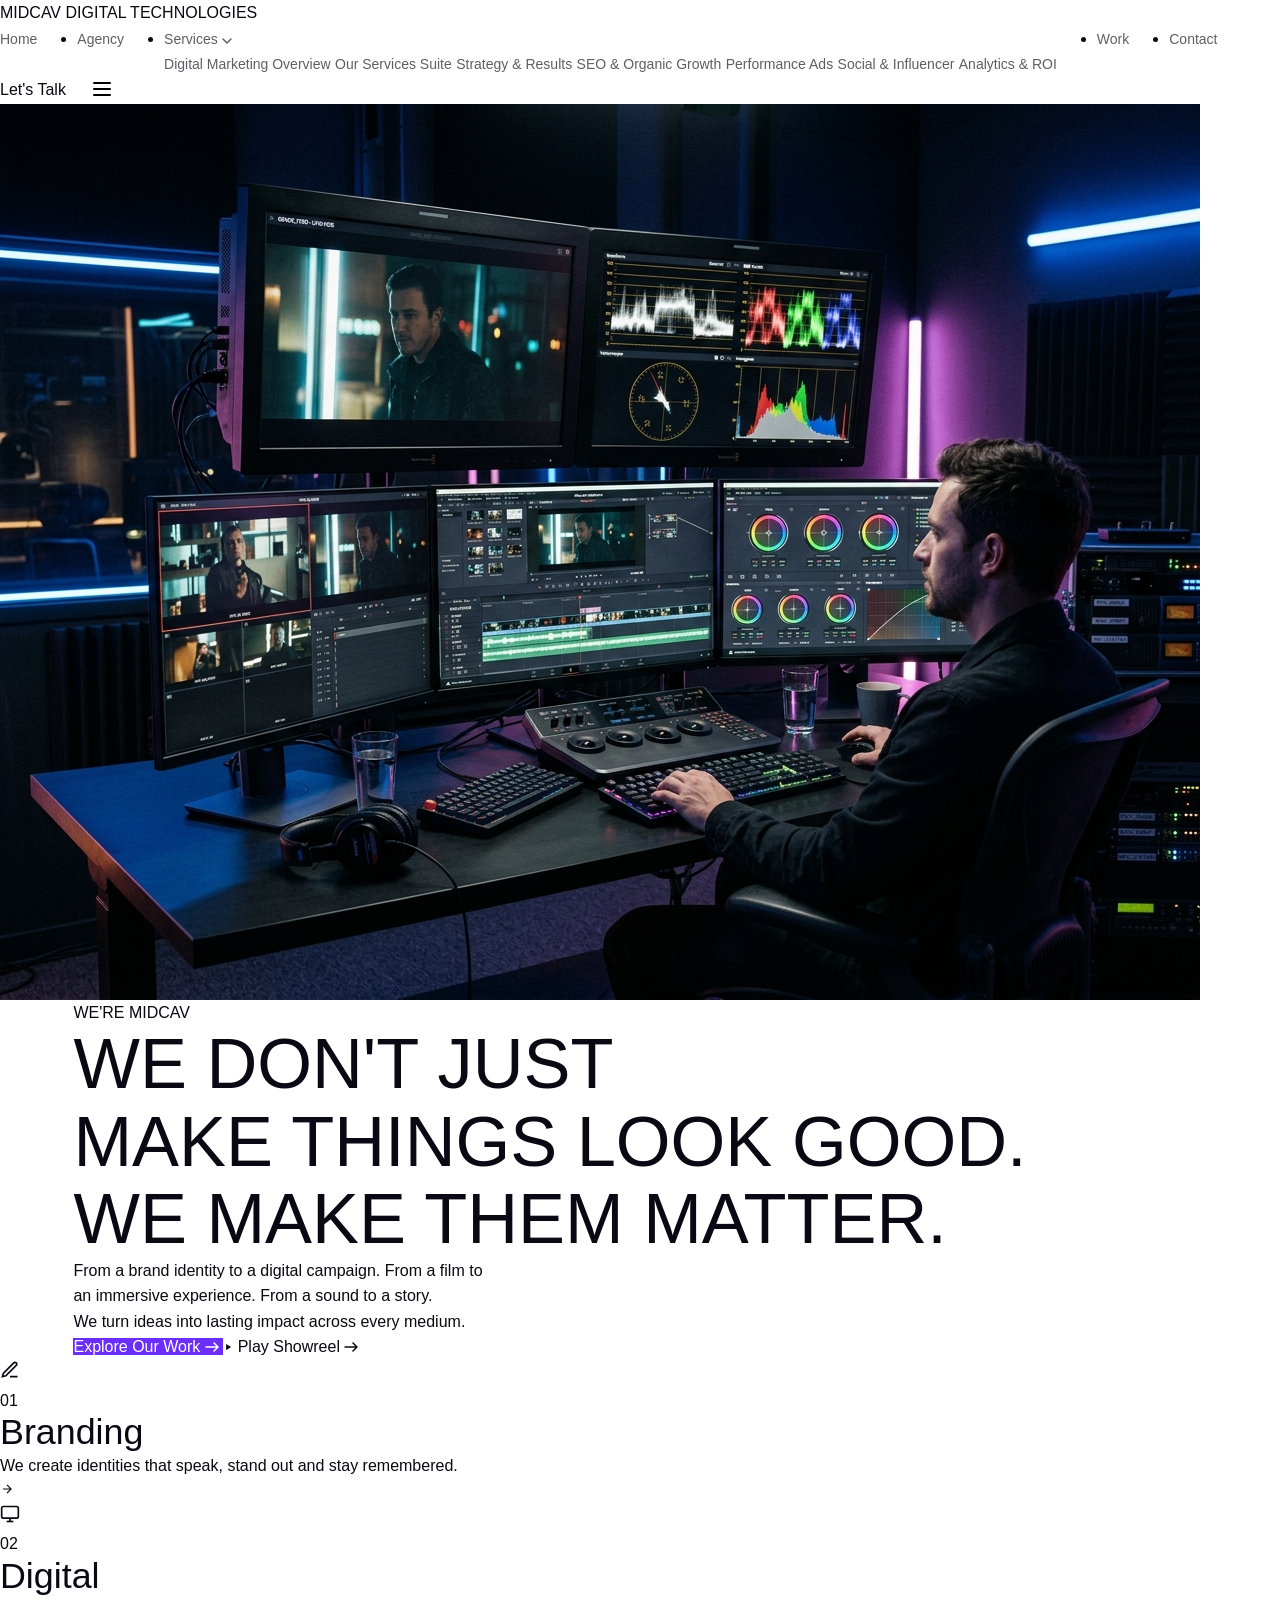
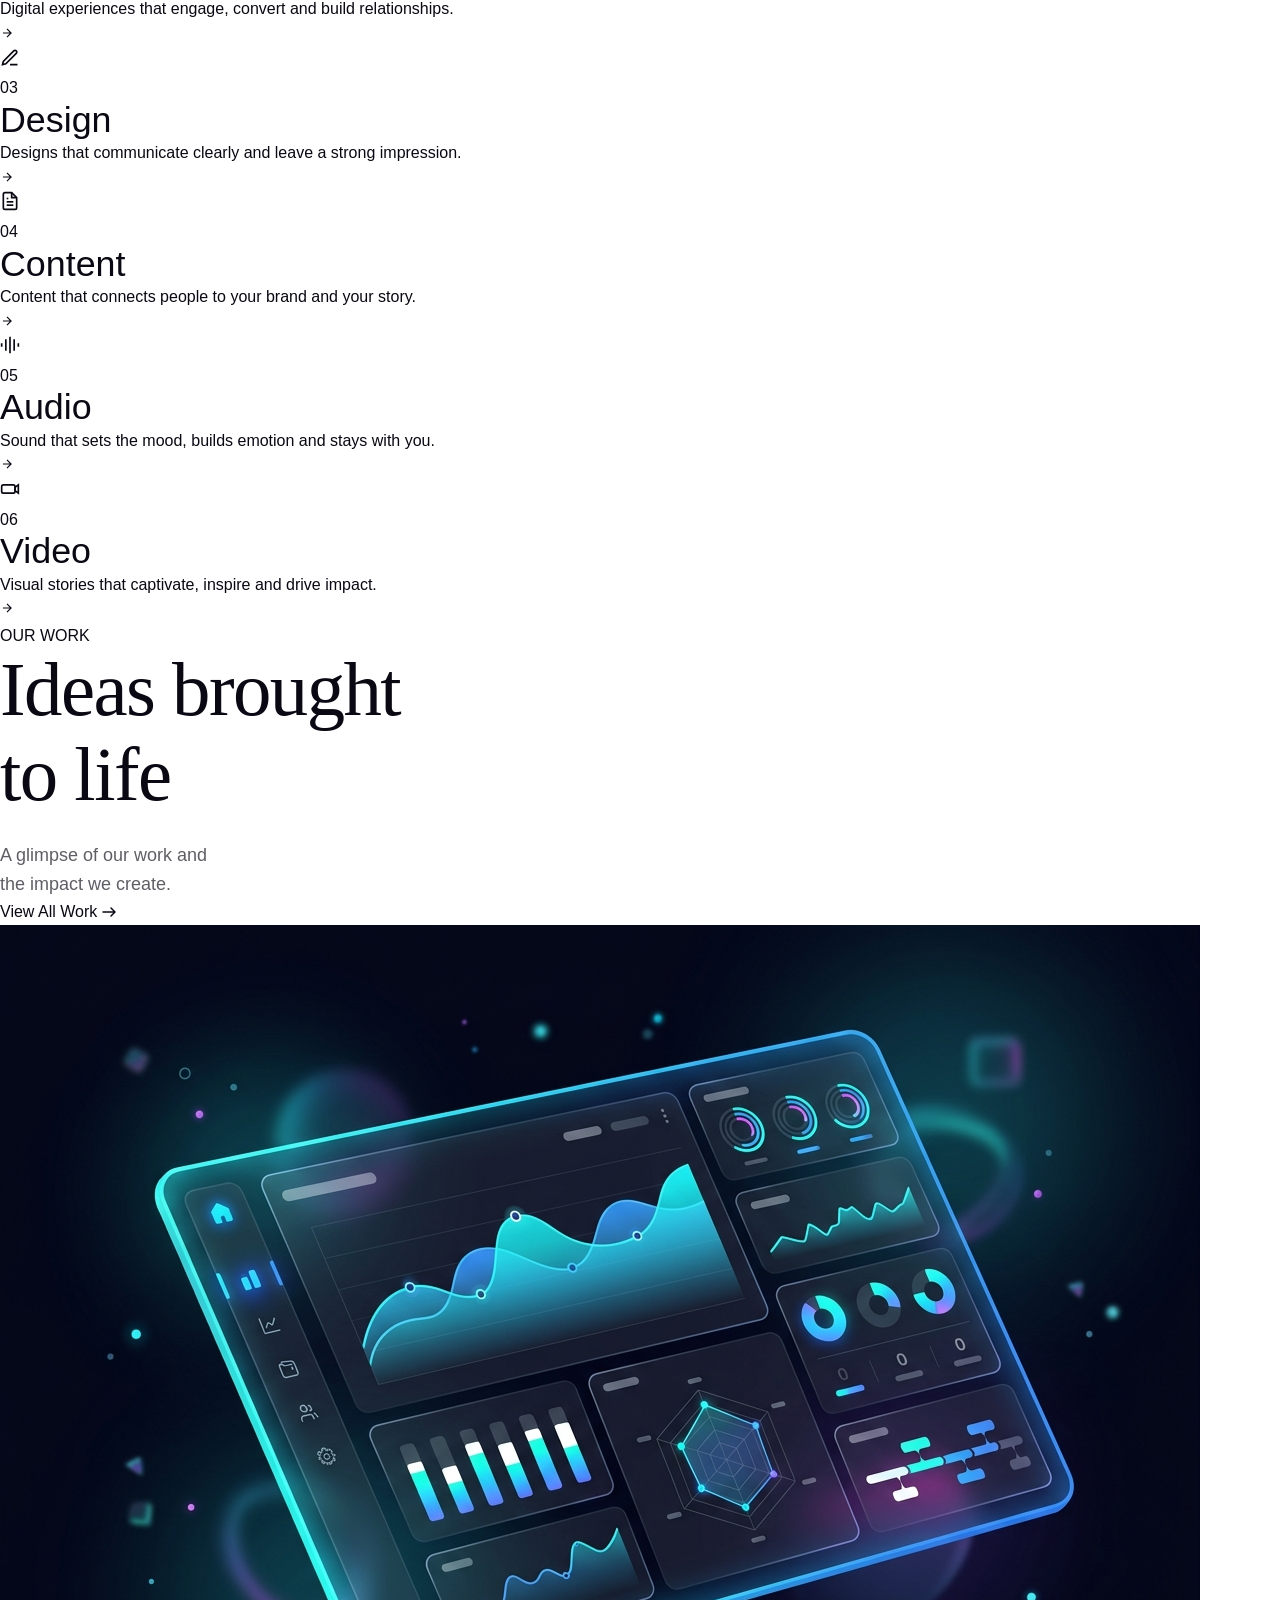
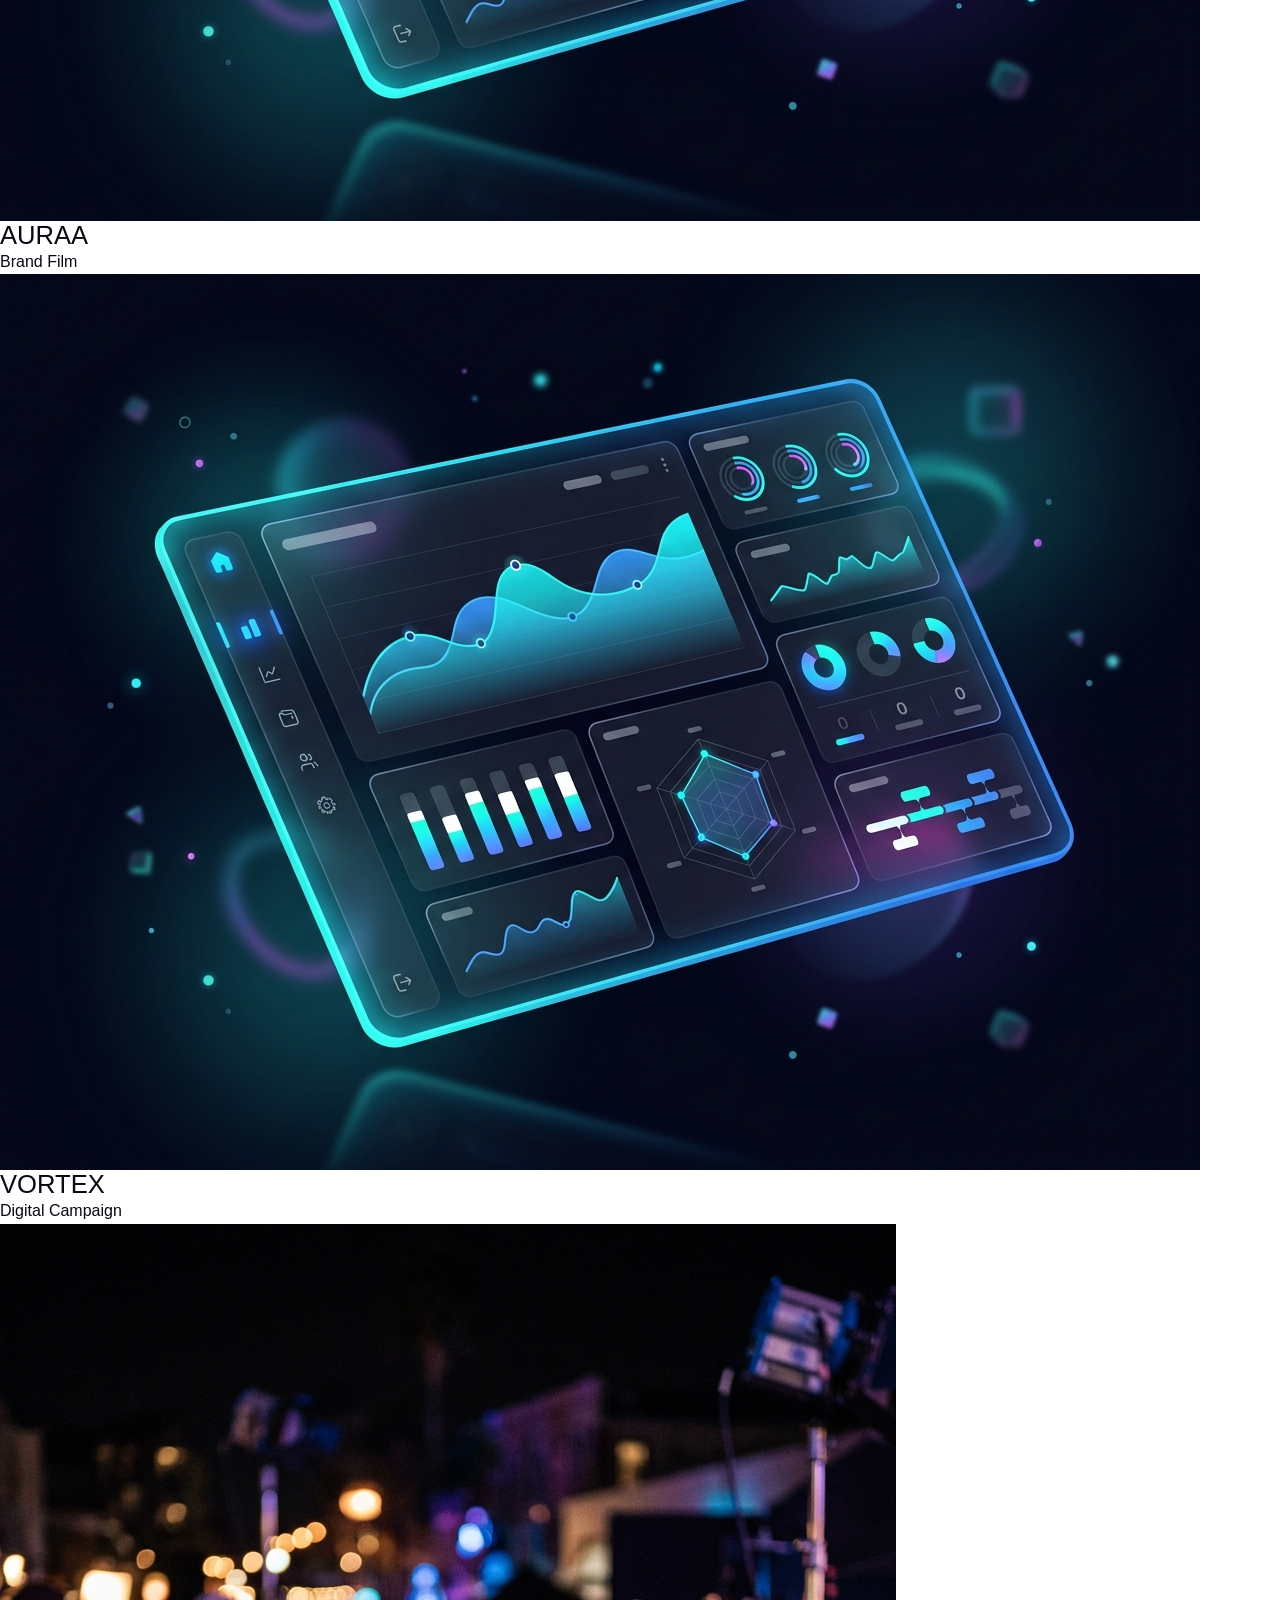
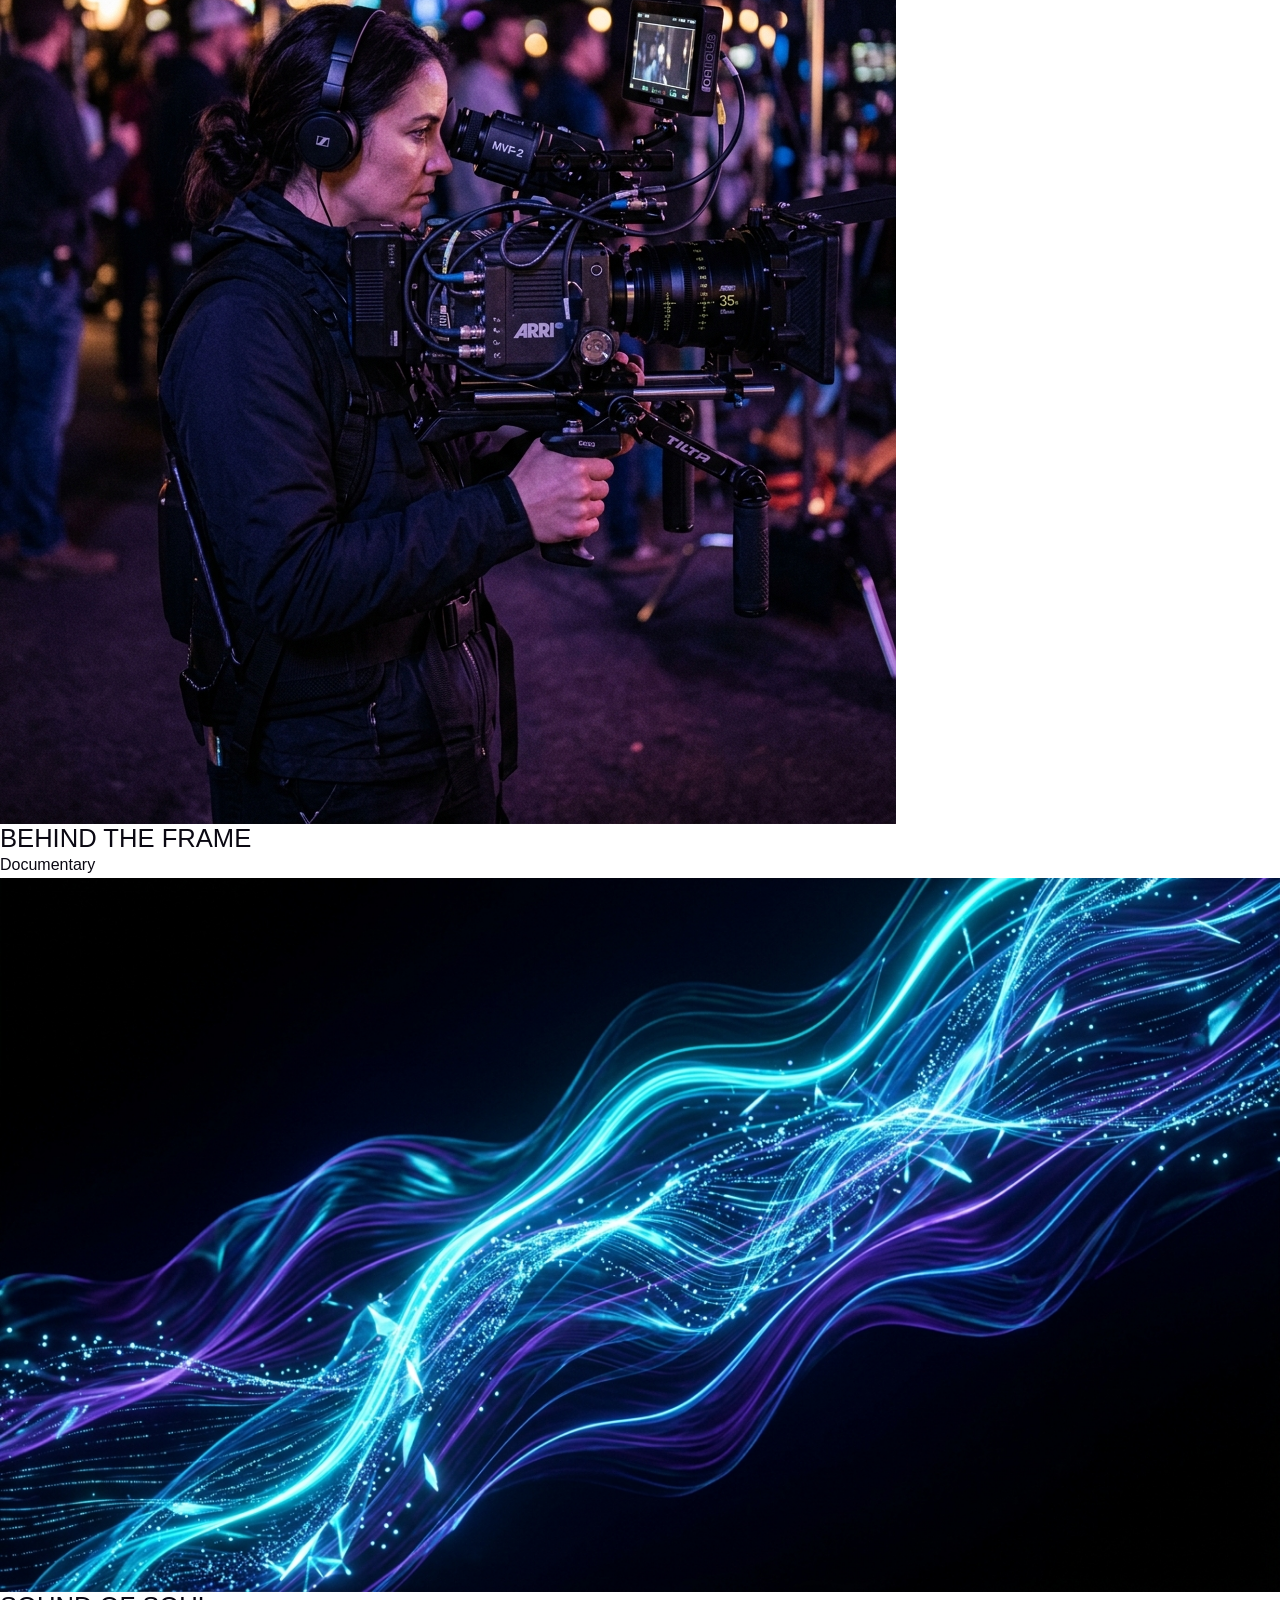
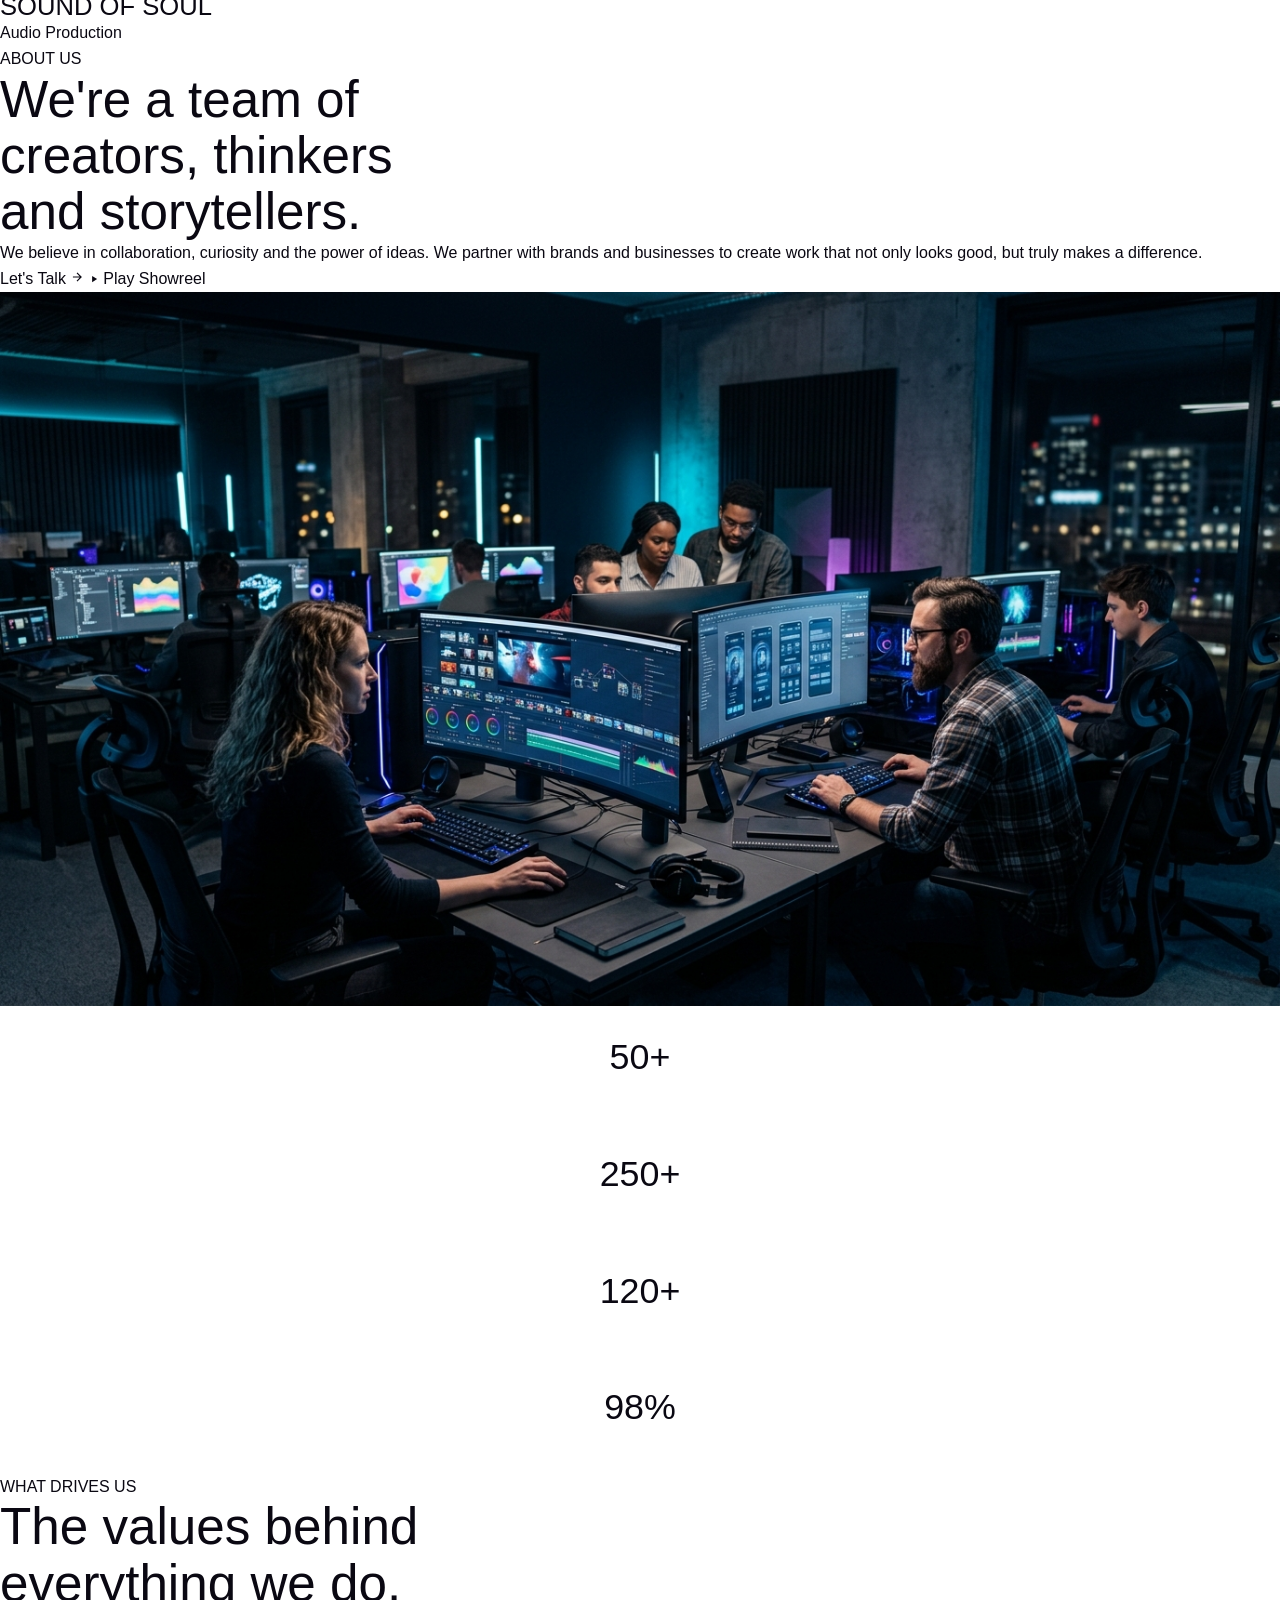
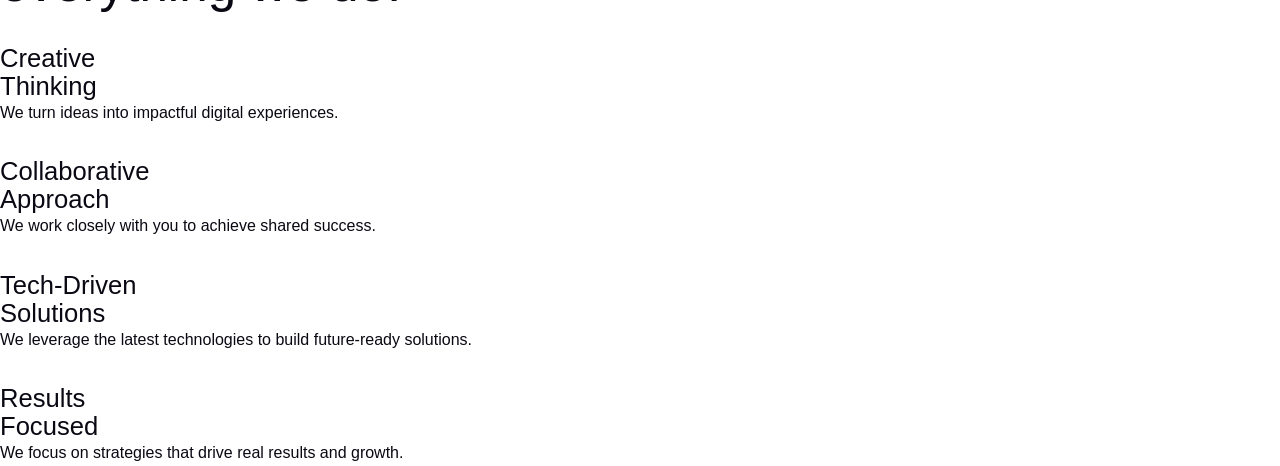
<file: agency.html>
<!DOCTYPE html>
<html lang="en">
<head>
  <meta charset="UTF-8" />
  <meta name="viewport" content="width=device-width, initial-scale=1.0" />
  <title>MIDCAV Digital Technologies</title>
  <link rel="stylesheet" href="style.css" />
  <link rel="preconnect" href="https://fonts.googleapis.com" />
  <link rel="preconnect" href="https://fonts.gstatic.com" crossorigin />
  <link href="https://fonts.googleapis.com/css2?family=Inter:wght@300;400;500;600;700;800;900&display=swap" rel="stylesheet" />
</head>
<body>

  <!-- NAVIGATION -->
  <nav id="navbar">
    <div class="nav-logo">
      <span class="nav-logo-main">MIDCAV</span>
      <span class="nav-logo-sub">DIGITAL TECHNOLOGIES</span>
    </div>

    <ul class="nav-links">
      <li><a href="index.html">Home</a></li>
      <li><a href="agency.html">Agency</a></li>
      <li class="has-dropdown">
        <a href="index.html#services">Services <svg width="10" height="6" viewBox="0 0 10 6" fill="none" xmlns="http://www.w3.org/2000/svg"><path d="M1 1L5 5L9 1" stroke="currentColor" stroke-width="1.5" stroke-linecap="round" stroke-linejoin="round"/></svg></a>
        <div class="dropdown-menu">
          <a href="digital-marketing.html">Digital Marketing Overview</a>
          <a href="dm-services.html">Our Services Suite</a>
          <a href="dm-strategy.html">Strategy &amp; Results</a>
          <a href="dm-seo-growth.html">SEO &amp; Organic Growth</a>
          <a href="dm-performance-ads.html">Performance Ads</a>
          <a href="dm-social-influence.html">Social &amp; Influencer</a>
          <a href="dm-analytics-roi.html">Analytics &amp; ROI</a>
        </div>
      </li>
      <li><a href="agency.html#work">Work</a></li>
      <li><a href="agency.html#contact">Contact</a></li>
    </ul>

    <div class="nav-actions">
      <a href="agency.html#contact" class="nav-cta-outline">Let's Talk</a>
      <button class="hamburger-btn">
        <svg width="24" height="24" viewBox="0 0 24 24" fill="none" xmlns="http://www.w3.org/2000/svg">
          <path d="M4 6H20M4 12H20M4 18H20" stroke="currentColor" stroke-width="2" stroke-linecap="round" stroke-linejoin="round"/>
        </svg>
      </button>
    </div>
  </nav>

  <main>
    <!-- HERO SECTION -->
    <section id="hero">
      <div class="hero-bg-container">
        <img src="hero_monitor.jpg" alt="Hero Background" class="hero-bg-img" />
        <div class="hero-fade-overlay"></div>
      </div>

      <div class="hero-content">
        <div class="hero-left">
          <div class="hero-label">WE'RE MIDCAV</div>
          <h1 class="hero-headline">
            WE DON'T JUST<br />
            MAKE THINGS LOOK GOOD.<br />
            <span class="grad">WE MAKE THEM MATTER.</span>
          </h1>
          <p class="hero-sub">
            From a brand identity to a digital campaign. From a film to<br/>
            an immersive experience. From a sound to a story.<br/>
            We turn ideas into lasting impact across every medium.
          </p>
          <div class="hero-actions">
            <a href="#work" class="btn-primary">
              Explore Our Work <svg width="14" height="10" viewBox="0 0 14 10" fill="none"><path d="M1 5H13M13 5L9 1M13 5L9 9" stroke="currentColor" stroke-width="1.5" stroke-linecap="round" stroke-linejoin="round"/></svg>
            </a>
            <a href="#showreel" class="btn-showreel">
              <span class="showreel-play">
                <svg viewBox="0 0 16 16" fill="currentColor" width="10" height="10"><polygon points="5,3 13,8 5,13"/></svg>
              </span>
              Play Showreel <svg width="14" height="10" viewBox="0 0 14 10" fill="none"><path d="M1 5H13M13 5L9 1M13 5L9 9" stroke="currentColor" stroke-width="1.5" stroke-linecap="round" stroke-linejoin="round"/></svg>
            </a>
          </div>
        </div>
      </div>
    </section>

    <!-- SERVICES CARDS STRIP -->
    <section id="services-strip">
      <div class="services-grid">
        <!-- 01 Branding -->
        <div class="service-card">
          <div class="service-img" style="background-image: url('mockup1.jpg');"></div>
          <div class="service-card-content">
            <div class="service-icon"><svg width="20" height="20" viewBox="0 0 24 24" fill="none" stroke="currentColor" stroke-width="2"><path d="M12 20h9M16.5 3.5a2.121 2.121 0 0 1 3 3L7 19l-4 1 1-4L16.5 3.5z"/></svg></div>
            <div class="service-num">01</div>
            <h3 class="service-title">Branding</h3>
            <p class="service-desc">We create identities that speak, stand out and stay remembered.</p>
            <a href="#" class="service-arrow"><svg width="14" height="14" viewBox="0 0 24 24" fill="none" stroke="currentColor" stroke-width="2"><path d="M5 12h14M12 5l7 7-7 7"/></svg></a>
          </div>
        </div>

        <!-- 02 Digital -->
        <div class="service-card">
          <div class="service-img" style="background-image: url('hero_monitor.jpg');"></div>
          <div class="service-card-content">
            <div class="service-icon"><svg width="20" height="20" viewBox="0 0 24 24" fill="none" stroke="currentColor" stroke-width="2"><rect x="2" y="3" width="20" height="14" rx="2" ry="2"/><line x1="8" y1="21" x2="16" y2="21"/><line x1="12" y1="17" x2="12" y2="21"/></svg></div>
            <div class="service-num">02</div>
            <h3 class="service-title">Digital</h3>
            <p class="service-desc">Digital experiences that engage, convert and build relationships.</p>
            <a href="#" class="service-arrow"><svg width="14" height="14" viewBox="0 0 24 24" fill="none" stroke="currentColor" stroke-width="2"><path d="M5 12h14M12 5l7 7-7 7"/></svg></a>
          </div>
        </div>

        <!-- 03 Design -->
        <div class="service-card">
          <div class="service-img" style="background-image: url('hero_wave.jpg');"></div>
          <div class="service-card-content">
            <div class="service-icon"><svg width="20" height="20" viewBox="0 0 24 24" fill="none" stroke="currentColor" stroke-width="2"><path d="M12 20h9M16.5 3.5a2.121 2.121 0 0 1 3 3L7 19l-4 1 1-4L16.5 3.5z"/></svg></div>
            <div class="service-num">03</div>
            <h3 class="service-title">Design</h3>
            <p class="service-desc">Designs that communicate clearly and leave a strong impression.</p>
            <a href="#" class="service-arrow"><svg width="14" height="14" viewBox="0 0 24 24" fill="none" stroke="currentColor" stroke-width="2"><path d="M5 12h14M12 5l7 7-7 7"/></svg></a>
          </div>
        </div>

        <!-- 04 Content -->
        <div class="service-card">
          <div class="service-img" style="background-image: url('hero_team.jpg');"></div>
          <div class="service-card-content">
            <div class="service-icon"><svg width="20" height="20" viewBox="0 0 24 24" fill="none" stroke="currentColor" stroke-width="2"><path d="M14 2H6a2 2 0 0 0-2 2v16a2 2 0 0 0 2 2h12a2 2 0 0 0 2-2V8z"/><polyline points="14 2 14 8 20 8"/><line x1="16" y1="13" x2="8" y2="13"/><line x1="16" y1="17" x2="8" y2="17"/><polyline points="10 9 9 9 8 9"/></svg></div>
            <div class="service-num">04</div>
            <h3 class="service-title">Content</h3>
            <p class="service-desc">Content that connects people to your brand and your story.</p>
            <a href="#" class="service-arrow"><svg width="14" height="14" viewBox="0 0 24 24" fill="none" stroke="currentColor" stroke-width="2"><path d="M5 12h14M12 5l7 7-7 7"/></svg></a>
          </div>
        </div>

        <!-- 05 Audio -->
        <div class="service-card">
          <div class="service-img" style="background-image: url('hero_wave.jpg');"></div>
          <div class="service-card-content">
            <div class="service-icon"><svg width="20" height="20" viewBox="0 0 24 24" fill="none" stroke="currentColor" stroke-width="2"><path d="M12 2v20M17 5v14M22 10v4M7 5v14M2 10v4"/></svg></div>
            <div class="service-num">05</div>
            <h3 class="service-title">Audio</h3>
            <p class="service-desc">Sound that sets the mood, builds emotion and stays with you.</p>
            <a href="#" class="service-arrow"><svg width="14" height="14" viewBox="0 0 24 24" fill="none" stroke="currentColor" stroke-width="2"><path d="M5 12h14M12 5l7 7-7 7"/></svg></a>
          </div>
        </div>

        <!-- 06 Video -->
        <div class="service-card">
          <div class="service-img" style="background-image: url('hero_camera.jpg');"></div>
          <div class="service-card-content">
            <div class="service-icon"><svg width="20" height="20" viewBox="0 0 24 24" fill="none" stroke="currentColor" stroke-width="2"><rect x="2" y="7" width="16" height="10" rx="2" ry="2"/><path d="M22 7l-4 3v4l4 3V7z"/></svg></div>
            <div class="service-num">06</div>
            <h3 class="service-title">Video</h3>
            <p class="service-desc">Visual stories that captivate, inspire and drive impact.</p>
            <a href="#" class="service-arrow"><svg width="14" height="14" viewBox="0 0 24 24" fill="none" stroke="currentColor" stroke-width="2"><path d="M5 12h14M12 5l7 7-7 7"/></svg></a>
          </div>
        </div>
      </div>
    </section>

    <!-- OUR WORK SECTION -->
    <section id="our-work">
      <div class="work-container">
        <div class="work-left">
          <div class="section-label">OUR WORK</div>
          <h2 class="section-title">Ideas brought<br/>to life</h2>
          <p class="section-desc">A glimpse of our work and<br/>the impact we create.</p>
          <a href="#" class="btn-outline-pill">
            View All Work <svg width="14" height="10" viewBox="0 0 14 10" fill="none"><path d="M1 5H13M13 5L9 1M13 5L9 9" stroke="currentColor" stroke-width="1.5" stroke-linecap="round" stroke-linejoin="round"/></svg>
          </a>
        </div>
        
        <div class="work-right">
          <div class="work-projects">
            <!-- Project 1 -->
            <div class="project-card">
              <div class="project-img-container">
                <img src="mockup1.jpg" alt="Auraa" class="project-img" />
              </div>
              <div class="project-info">
                <h4 class="project-name">AURAA</h4>
                <p class="project-cat">Brand Film</p>
              </div>
            </div>
            <!-- Project 2 -->
            <div class="project-card">
              <div class="project-img-container">
                <img src="mockup1.jpg" alt="Vortex" class="project-img" />
              </div>
              <div class="project-info">
                <h4 class="project-name">VORTEX</h4>
                <p class="project-cat">Digital Campaign</p>
              </div>
            </div>
            <!-- Project 3 -->
            <div class="project-card">
              <div class="project-img-container">
                <img src="hero_camera.jpg" alt="Behind The Frame" class="project-img" />
              </div>
              <div class="project-info">
                <h4 class="project-name">BEHIND THE FRAME</h4>
                <p class="project-cat">Documentary</p>
              </div>
            </div>
            <!-- Project 4 -->
            <div class="project-card">
              <div class="project-img-container">
                <img src="hero_wave.jpg" alt="Sound of Soul" class="project-img" />
              </div>
              <div class="project-info">
                <h4 class="project-name">SOUND OF SOUL</h4>
                <p class="project-cat">Audio Production</p>
              </div>
            </div>
          </div>
        </div>
      </div>
    </section>

    <!-- ABOUT US REDESIGN -->
    <section id="about-redesign">
      <div class="about-top">
        <div class="about-info">
          <div class="section-label">ABOUT US</div>
          <h2 class="about-main-title">
            We're a team of<br/>
            <span class="text-cyan">creators, thinkers</span><br/>
            and <span class="text-cyan">storytellers.</span>
          </h2>
          <p class="about-para">
            We believe in collaboration, curiosity and the power of ideas. We partner with brands and businesses to create work that not only looks good, but truly makes a difference.
          </p>
          <div class="about-actions">
            <a href="index.html#contact" class="btn-cyan">Let's Talk <svg width="14" height="14" viewBox="0 0 24 24" fill="none" stroke="currentColor" stroke-width="2"><path d="M5 12h14M12 5l7 7-7 7"/></svg></a>
            <a href="#showreel" class="btn-play">
              <span class="play-icon-circle"><svg viewBox="0 0 16 16" fill="currentColor" width="10" height="10"><polygon points="5,3 13,8 5,13"/></svg></span>
              Play Showreel
            </a>
          </div>
        </div>
        
        <div class="about-image-wrapper">
          <img src="workspace_vibe.jpg" alt="MIDCAV Workspace" class="workspace-img" />
          
          <!-- Floating Stats Box -->
          <div class="stats-box glass-card">
            <div class="stat-item">
              <div class="stat-icon"><svg width="24" height="24" viewBox="0 0 24 24" fill="none" stroke="var(--clr-cyan)" stroke-width="2"><path d="M17 21v-2a4 4 0 0 0-4-4H5a4 4 0 0 0-4 4v2"/><circle cx="9" cy="7" r="4"/><path d="M23 21v-2a4 4 0 0 0-3-3.87"/><path d="M16 3.13a4 4 0 0 1 0 7.75"/></svg></div>
              <h3 class="stat-num">50+</h3>
              <p class="stat-label">Experts<br/>On Board</p>
            </div>
            <div class="stat-item">
              <div class="stat-icon"><svg width="24" height="24" viewBox="0 0 24 24" fill="none" stroke="var(--clr-cyan)" stroke-width="2"><path d="M4.5 16.5c-1.5 1.26-2 5-2 5s3.74-.5 5-2l.5-.5m-3-3l-.5.5m3 3L18 8m3-3a3.15 3.15 0 0 0-4.46 0l-7.72 7.71M21 3l-6 6"/></svg></div>
              <h3 class="stat-num">250+</h3>
              <p class="stat-label">Projects<br/>Delivered</p>
            </div>
            <div class="stat-item">
              <div class="stat-icon"><svg width="24" height="24" viewBox="0 0 24 24" fill="none" stroke="var(--clr-cyan)" stroke-width="2"><circle cx="12" cy="12" r="10"/><path d="M8 14s1.5 2 4 2 4-2 4-2"/><line x1="9" y1="9" x2="9.01" y2="9"/><line x1="15" y1="9" x2="15.01" y2="9"/></svg></div>
              <h3 class="stat-num">120+</h3>
              <p class="stat-label">Happy<br/>Clients</p>
            </div>
            <div class="stat-item">
              <div class="stat-icon"><svg width="24" height="24" viewBox="0 0 24 24" fill="none" stroke="var(--clr-cyan)" stroke-width="2"><path d="M6 9H4.5a2.5 2.5 0 0 1 0-5H6"/><path d="M18 9h1.5a2.5 2.5 0 0 0 0-5H18"/><path d="M4 22h16"/><path d="M10 14.66V17c0 .55-.47.98-.97 1.21C7.85 18.75 7 20.24 7 22"/><path d="M14 14.66V17c0 .55.47.98.97 1.21C16.15 18.75 17 20.24 17 22"/><path d="M18 2H6v7a6 6 0 0 0 12 0V2Z"/></svg></div>
              <h3 class="stat-num">98%</h3>
              <p class="stat-label">Client<br/>Satisfaction</p>
            </div>
          </div>
        </div>
      </div>

      <div class="about-bottom">
        <div class="values-header">
          <div class="section-label">WHAT DRIVES US</div>
          <h2 class="values-title">The values behind<br/>everything we do.</h2>
          <div class="values-line"></div>
        </div>
        
        <div class="values-grid">
          <!-- Card 1 -->
          <div class="value-card glass-card">
            <div class="value-icon"><svg width="24" height="24" viewBox="0 0 24 24" fill="none" stroke="var(--clr-cyan)" stroke-width="2"><circle cx="12" cy="12" r="10"/><path d="M12 2v20M2 12h20"/><path d="M12 2a15.3 15.3 0 0 1 4 10 15.3 15.3 0 0 1-4 10 15.3 15.3 0 0 1-4-10 15.3 15.3 0 0 1 4-10z"/></svg></div>
            <h4 class="value-title">Creative<br/>Thinking</h4>
            <p class="value-desc">We turn ideas into impactful digital experiences.</p>
          </div>
          <!-- Card 2 -->
          <div class="value-card glass-card">
            <div class="value-icon"><svg width="24" height="24" viewBox="0 0 24 24" fill="none" stroke="var(--clr-cyan)" stroke-width="2"><path d="M17 21v-2a4 4 0 0 0-4-4H5a4 4 0 0 0-4 4v2"/><circle cx="9" cy="7" r="4"/><path d="M23 21v-2a4 4 0 0 0-3-3.87"/><path d="M16 3.13a4 4 0 0 1 0 7.75"/></svg></div>
            <h4 class="value-title">Collaborative<br/>Approach</h4>
            <p class="value-desc">We work closely with you to achieve shared success.</p>
          </div>
          <!-- Card 3 -->
          <div class="value-card glass-card">
            <div class="value-icon"><svg width="24" height="24" viewBox="0 0 24 24" fill="none" stroke="var(--clr-cyan)" stroke-width="2"><polyline points="16 18 22 12 16 6"/><polyline points="8 6 2 12 8 18"/></svg></div>
            <h4 class="value-title">Tech-Driven<br/>Solutions</h4>
            <p class="value-desc">We leverage the latest technologies to build future-ready solutions.</p>
          </div>
          <!-- Card 4 -->
          <div class="value-card glass-card">
            <div class="value-icon"><svg width="24" height="24" viewBox="0 0 24 24" fill="none" stroke="var(--clr-cyan)" stroke-width="2"><circle cx="12" cy="12" r="10"/><circle cx="12" cy="12" r="6"/><circle cx="12" cy="12" r="2"/></svg></div>
            <h4 class="value-title">Results<br/>Focused</h4>
            <p class="value-desc">We focus on strategies that drive real results and growth.</p>
          </div>
        </div>
      </div>
    </section>

  </main>
  
  <script src="script.js"></script>
</body>
</html>
</file>
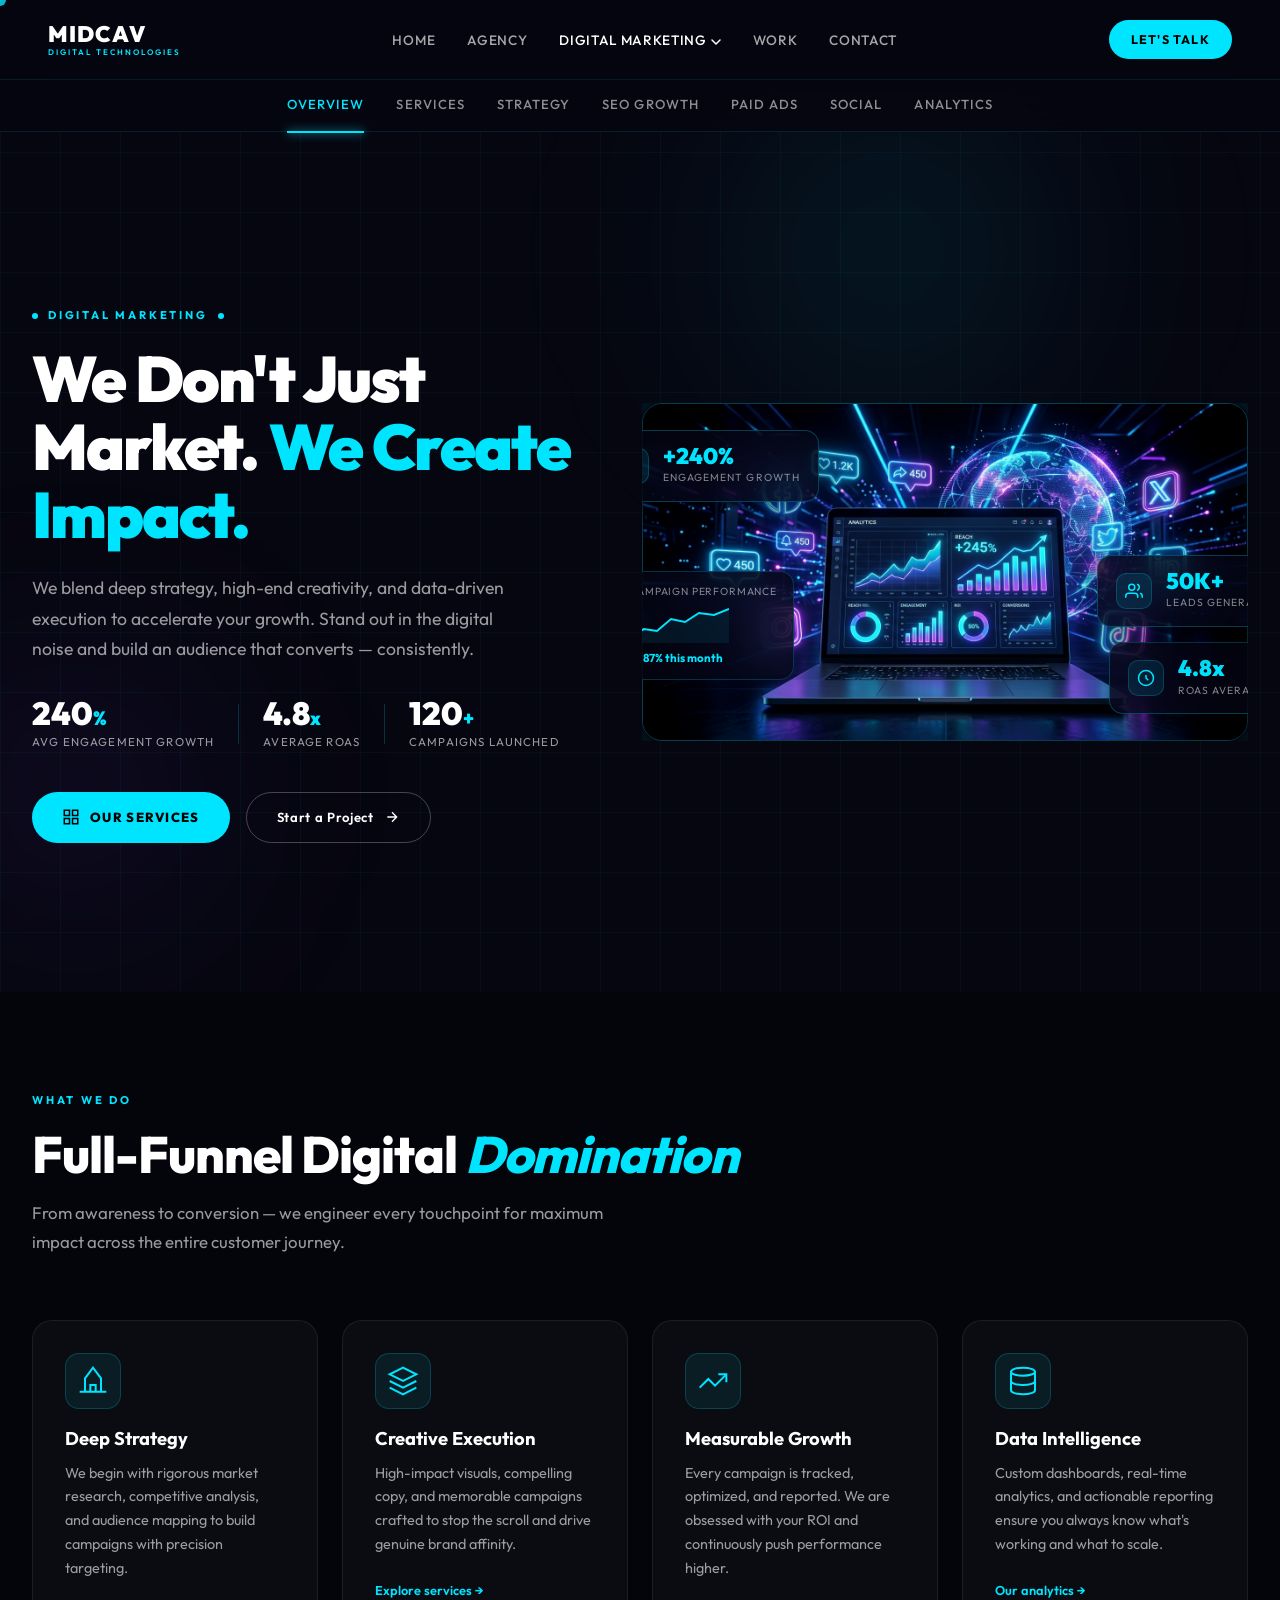
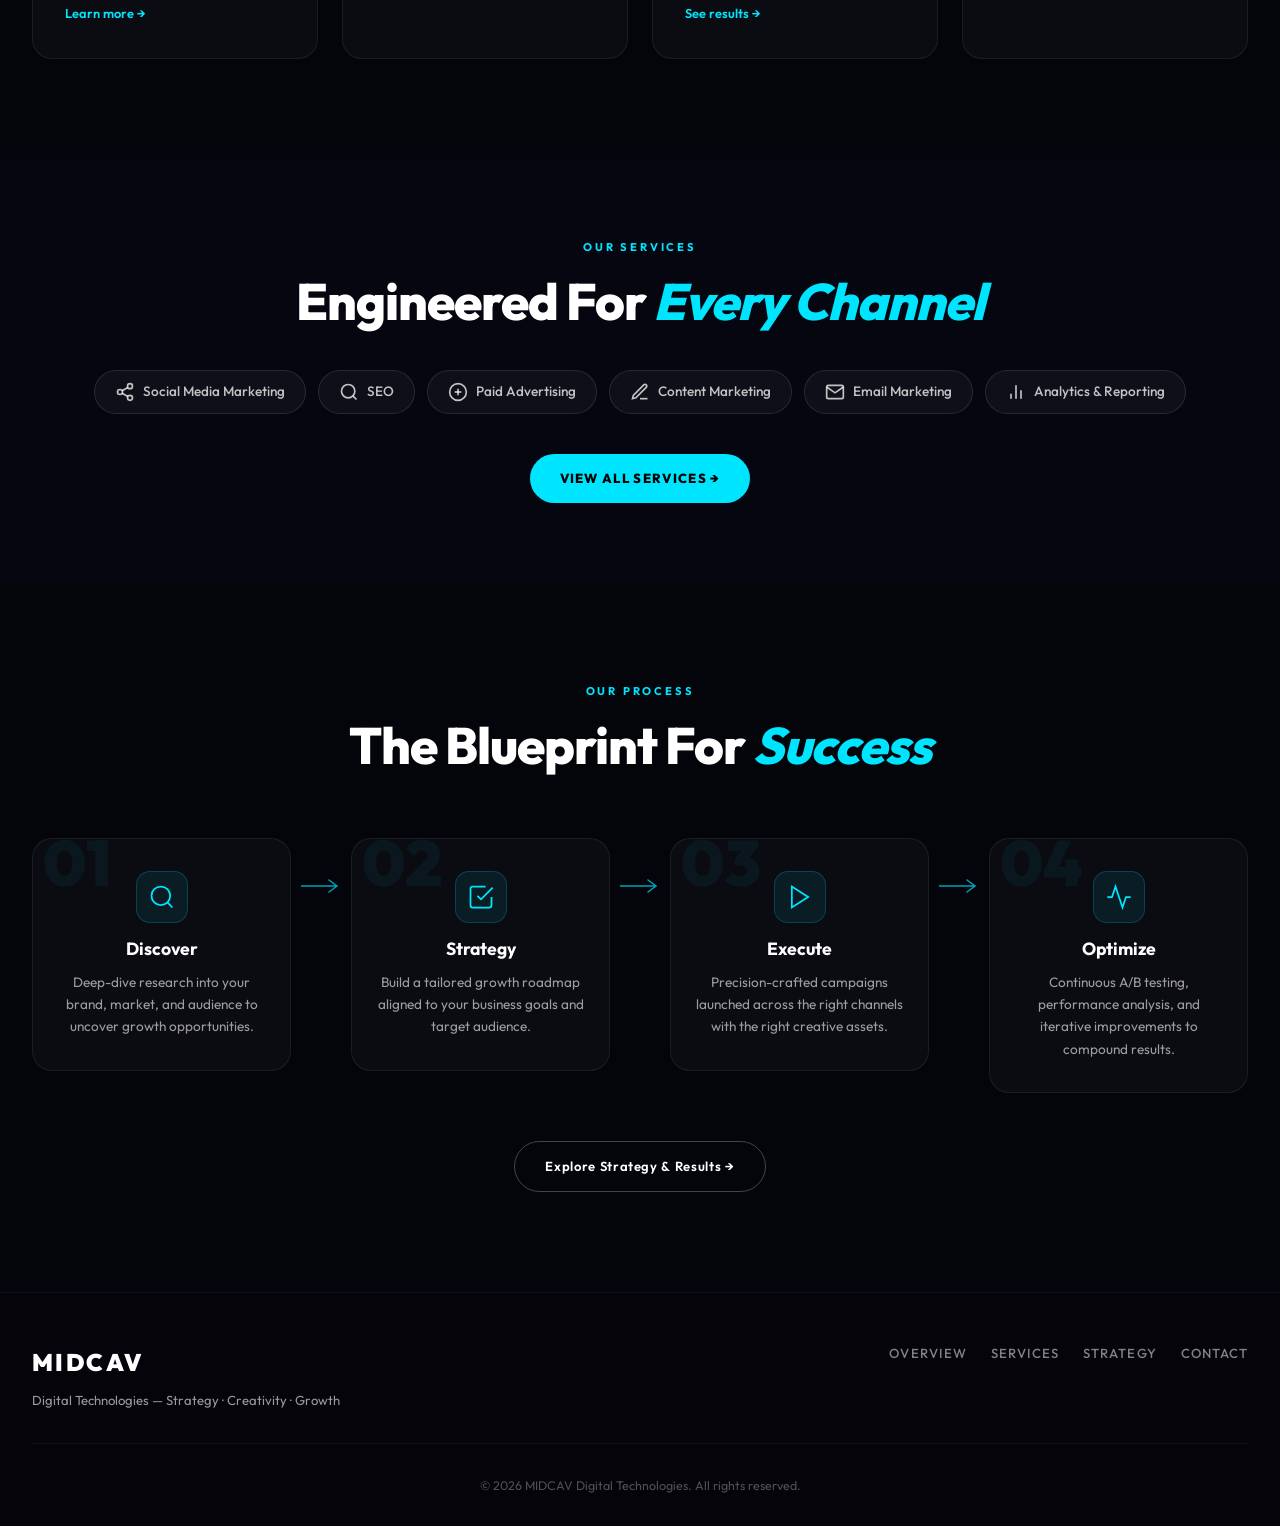
<file: digital-marketing.html>
<!DOCTYPE html>
<html lang="en">
<head>
  <meta charset="UTF-8" />
  <meta name="viewport" content="width=device-width, initial-scale=1.0" />
  <title>Digital Marketing – We Create Impact | MIDCAV Digital Technologies</title>
  <meta name="description" content="MIDCAV Digital Marketing – strategy, creativity, and data-driven execution to grow your brand. Explore our services and start a project today." />
  <link rel="stylesheet" href="style.css" />
  <link rel="stylesheet" href="dm-style.css" />
  <link rel="preconnect" href="https://fonts.googleapis.com" />
  <link rel="preconnect" href="https://fonts.gstatic.com" crossorigin />
  <link href="https://fonts.googleapis.com/css2?family=Inter:wght@300;400;500;600;700;800;900&family=Outfit:wght@300;400;600;700;800;900&display=swap" rel="stylesheet" />
</head>
<body class="dm-page">

  <!-- Custom Cursor -->
  <div class="cursor-follower" id="cursor"></div>

  <!-- NAVIGATION -->
  <nav id="navbar" class="dm-navbar">
    <div class="nav-logo">
      <span class="nav-logo-main"><a href="index.html">MIDCAV</a></span>
      <span class="nav-logo-sub">DIGITAL TECHNOLOGIES</span>
    </div>

    <ul class="nav-links">
      <li><a href="index.html">Home</a></li>
      <li><a href="index.html">Agency</a></li>
      <li class="has-dropdown active">
        <a href="digital-marketing.html">Digital Marketing <svg width="10" height="6" viewBox="0 0 10 6" fill="none" xmlns="http://www.w3.org/2000/svg"><path d="M1 1L5 5L9 1" stroke="currentColor" stroke-width="1.5" stroke-linecap="round" stroke-linejoin="round"/></svg></a>
        <div class="dropdown-menu">
          <a href="digital-marketing.html" class="active">Overview</a>
          <a href="dm-services.html">Our Services</a>
          <a href="dm-strategy.html">Strategy &amp; Results</a>
          <a href="dm-seo-growth.html">SEO &amp; Organic Growth</a>
          <a href="dm-performance-ads.html">Performance Ads</a>
          <a href="dm-social-influence.html">Social &amp; Influencer</a>
          <a href="dm-analytics-roi.html">Analytics &amp; ROI</a>
        </div>
      </li>
      <li><a href="index.html#work">Work</a></li>
      <li><a href="index.html#contact">Contact</a></li>
    </ul>

    <div class="nav-actions">
      <a href="index.html#contact" class="nav-cta-btn" id="nav-lets-talk">Let's Talk</a>
      <button class="hamburger-btn" id="hamburger-btn" aria-label="Open menu">
        <svg width="24" height="24" viewBox="0 0 24 24" fill="none" stroke="currentColor" stroke-width="2"><path d="M4 6H20M4 12H20M4 18H20"/></svg>
      </button>
    </div>
  </nav>

  <!-- MOBILE MENU -->
  <div class="dm-mobile-menu" id="dm-mobile-menu">
    <a href="index.html">Home</a>
    <a href="index.html">Agency</a>
    <a href="digital-marketing.html" class="active">Digital Marketing – Overview</a>
    <a href="dm-services.html">Our Services</a>
    <a href="dm-strategy.html">Strategy &amp; Results</a>
    <a href="dm-seo-growth.html">SEO &amp; Organic Growth</a>
    <a href="dm-performance-ads.html">Performance Ads</a>
    <a href="dm-social-influence.html">Social &amp; Influencer</a>
    <a href="dm-analytics-roi.html">Analytics &amp; ROI</a>
    <a href="index.html#work">Work</a>
    <a href="index.html#contact">Contact</a>
  </div>

  <!-- DM SUB NAV -->
  <div class="dm-sub-nav" id="dm-sub-nav">
    <div class="container">
      <a href="digital-marketing.html" class="active" id="subnav-overview">Overview</a>
      <a href="dm-services.html" id="subnav-services">Services</a>
      <a href="dm-strategy.html" id="subnav-strategy">Strategy</a>
      <a href="dm-seo-growth.html">SEO Growth</a>
      <a href="dm-performance-ads.html">Paid Ads</a>
      <a href="dm-social-influence.html">Social</a>
      <a href="dm-analytics-roi.html">Analytics</a>
    </div>
  </div>

  <main>

    <!-- ═══════════════════════════════════════ -->
    <!-- HERO SECTION                            -->
    <!-- ═══════════════════════════════════════ -->
    <section class="dmh-section" id="dm-hero">
      <!-- Ambient background orbs -->
      <div class="dmh-orb dmh-orb-1"></div>
      <div class="dmh-orb dmh-orb-2"></div>
      <div class="dmh-grid-bg"></div>

      <div class="container dmh-container">

        <!-- LEFT: Text Content -->
        <div class="dmh-text reveal-fade">
          <div class="dmh-eyebrow">
            <span class="dmh-dot"></span>
            DIGITAL MARKETING
            <span class="dmh-dot"></span>
          </div>
          <h1 class="dmh-headline">
            We Don't Just <br/>Market.
            <span class="dmh-accent">We Create Impact.</span>
          </h1>
          <p class="dmh-sub">
            We blend deep strategy, high-end creativity, and data-driven execution to accelerate your growth. Stand out in the digital noise and build an audience that converts — consistently.
          </p>

          <!-- Stats Row -->
          <div class="dmh-stats-row">
            <div class="dmh-stat-pill">
              <span class="dmh-stat-num">240<span class="dmh-pct">%</span></span>
              <span class="dmh-stat-lbl">Avg Engagement Growth</span>
            </div>
            <div class="dmh-divider-v"></div>
            <div class="dmh-stat-pill">
              <span class="dmh-stat-num">4.8<span class="dmh-pct">x</span></span>
              <span class="dmh-stat-lbl">Average ROAS</span>
            </div>
            <div class="dmh-divider-v"></div>
            <div class="dmh-stat-pill">
              <span class="dmh-stat-num">120<span class="dmh-pct">+</span></span>
              <span class="dmh-stat-lbl">Campaigns Launched</span>
            </div>
          </div>

          <!-- CTA Buttons -->
          <div class="dmh-ctas">
            <a href="dm-services.html" class="dmh-btn-primary" id="cta-services">
              <svg width="18" height="18" viewBox="0 0 24 24" fill="none" stroke="currentColor" stroke-width="2"><rect x="3" y="3" width="7" height="7"/><rect x="14" y="3" width="7" height="7"/><rect x="14" y="14" width="7" height="7"/><rect x="3" y="14" width="7" height="7"/></svg>
              Our Services
            </a>
            <a href="index.html#contact" class="dmh-btn-outline" id="cta-project">
              Start a Project
              <svg width="16" height="16" viewBox="0 0 24 24" fill="none" stroke="currentColor" stroke-width="2"><path d="M5 12h14M12 5l7 7-7 7"/></svg>
            </a>
          </div>
        </div>

        <!-- RIGHT: Visual -->
        <div class="dmh-visual reveal-image">
          <div class="dmh-img-wrapper">
            <!-- Main hero image -->
            <img src="dm_hero_new.jpg" alt="MIDCAV Digital Marketing Dashboard" class="dmh-main-img" />

            <!-- Glow overlay -->
            <div class="dmh-img-glow"></div>

            <!-- Floating Analytics Cards -->
            <div class="dmh-float-card dmh-fc-tl" id="fc-1">
              <div class="dmh-fc-icon">
                <svg width="18" height="18" viewBox="0 0 24 24" fill="none" stroke="#00e5ff" stroke-width="2"><polyline points="22 7 13.5 15.5 8.5 10.5 2 17"/><polyline points="16 7 22 7 22 13"/></svg>
              </div>
              <div>
                <div class="dmh-fc-val">+240%</div>
                <div class="dmh-fc-lbl">Engagement Growth</div>
              </div>
            </div>

            <div class="dmh-float-card dmh-fc-br" id="fc-2">
              <div class="dmh-fc-icon">
                <svg width="18" height="18" viewBox="0 0 24 24" fill="none" stroke="#00e5ff" stroke-width="2"><circle cx="12" cy="12" r="10"/><path d="M12 8v4l3 3"/></svg>
              </div>
              <div>
                <div class="dmh-fc-val">4.8x</div>
                <div class="dmh-fc-lbl">ROAS Average</div>
              </div>
            </div>

            <div class="dmh-float-card dmh-fc-mr" id="fc-3">
              <div class="dmh-fc-icon">
                <svg width="18" height="18" viewBox="0 0 24 24" fill="none" stroke="#00e5ff" stroke-width="2"><path d="M17 21v-2a4 4 0 0 0-4-4H5a4 4 0 0 0-4 4v2"/><circle cx="9" cy="7" r="4"/><path d="M23 21v-2a4 4 0 0 0-3-3.87M16 3.13a4 4 0 0 1 0 7.75"/></svg>
              </div>
              <div>
                <div class="dmh-fc-val">50K+</div>
                <div class="dmh-fc-lbl">Leads Generated</div>
              </div>
            </div>

            <!-- Mini sparkline card -->
            <div class="dmh-sparkline-card" id="fc-4">
              <span class="dmh-sl-label">Campaign Performance</span>
              <svg width="100" height="36" viewBox="0 0 100 36" fill="none">
                <polyline points="0,30 15,22 28,24 42,12 56,15 70,6 85,8 100,2" stroke="#00e5ff" stroke-width="2" fill="none"/>
                <polyline points="0,30 15,22 28,24 42,12 56,15 70,6 85,8 100,2 100,36 0,36" fill="rgba(0,229,255,0.08)"/>
              </svg>
              <span class="dmh-sl-stat">▲ 87% this month</span>
            </div>
          </div>
        </div>

      </div>
    </section>

    <!-- ═══════════════════════════════════════ -->
    <!-- WHAT WE DO STRIP                        -->
    <!-- ═══════════════════════════════════════ -->
    <section class="dmh-whatwedo" id="dm-whatwedo">
      <div class="container">
        <div class="dmh-section-header reveal-fade">
          <p class="dmh-section-eyebrow">WHAT WE DO</p>
          <h2 class="dmh-section-title">Full-Funnel Digital <em>Domination</em></h2>
          <p class="dmh-section-desc">From awareness to conversion — we engineer every touchpoint for maximum impact across the entire customer journey.</p>
        </div>

        <div class="dmh-pillars-grid reveal-fade">

          <div class="dmh-pillar-card" id="pillar-strategy">
            <div class="dmh-pillar-icon">
              <svg width="32" height="32" viewBox="0 0 24 24" fill="none" stroke="currentColor" stroke-width="1.5"><path d="M2 20h20M6 20V10l6-8 6 8v10"/><path d="M10 20v-5h4v5"/></svg>
            </div>
            <h3>Deep Strategy</h3>
            <p>We begin with rigorous market research, competitive analysis, and audience mapping to build campaigns with precision targeting.</p>
            <a href="dm-strategy.html" class="dmh-pillar-link">Learn more →</a>
          </div>

          <div class="dmh-pillar-card" id="pillar-creativity">
            <div class="dmh-pillar-icon">
              <svg width="32" height="32" viewBox="0 0 24 24" fill="none" stroke="currentColor" stroke-width="1.5"><path d="M12 2L2 7l10 5 10-5-10-5z"/><path d="M2 17l10 5 10-5"/><path d="M2 12l10 5 10-5"/></svg>
            </div>
            <h3>Creative Execution</h3>
            <p>High-impact visuals, compelling copy, and memorable campaigns crafted to stop the scroll and drive genuine brand affinity.</p>
            <a href="dm-services.html" class="dmh-pillar-link">Explore services →</a>
          </div>

          <div class="dmh-pillar-card" id="pillar-growth">
            <div class="dmh-pillar-icon">
              <svg width="32" height="32" viewBox="0 0 24 24" fill="none" stroke="currentColor" stroke-width="1.5"><polyline points="22 7 13.5 15.5 8.5 10.5 2 17"/><polyline points="16 7 22 7 22 13"/></svg>
            </div>
            <h3>Measurable Growth</h3>
            <p>Every campaign is tracked, optimized, and reported. We are obsessed with your ROI and continuously push performance higher.</p>
            <a href="dm-strategy.html" class="dmh-pillar-link">See results →</a>
          </div>

          <div class="dmh-pillar-card" id="pillar-data">
            <div class="dmh-pillar-icon">
              <svg width="32" height="32" viewBox="0 0 24 24" fill="none" stroke="currentColor" stroke-width="1.5"><ellipse cx="12" cy="5" rx="9" ry="3"/><path d="M21 12c0 1.66-4 3-9 3s-9-1.34-9-3"/><path d="M3 5v14c0 1.66 4 3 9 3s9-1.34 9-3V5"/></svg>
            </div>
            <h3>Data Intelligence</h3>
            <p>Custom dashboards, real-time analytics, and actionable reporting ensure you always know what's working and what to scale.</p>
            <a href="dm-strategy.html" class="dmh-pillar-link">Our analytics →</a>
          </div>

        </div>
      </div>
    </section>

    <!-- ═══════════════════════════════════════ -->
    <!-- SERVICES PREVIEW STRIP                  -->
    <!-- ═══════════════════════════════════════ -->
    <section class="dmh-svc-preview" id="dm-services-preview">
      <div class="container">
        <div class="dmh-svc-preview-header reveal-fade">
          <p class="dmh-section-eyebrow">OUR SERVICES</p>
          <h2 class="dmh-section-title">Engineered For <em>Every Channel</em></h2>
        </div>

        <div class="dmh-svc-strip reveal-fade">
          <a href="dm-services.html#social" class="dmh-svc-chip" id="chip-social">
            <svg width="20" height="20" viewBox="0 0 24 24" fill="none" stroke="currentColor" stroke-width="2"><circle cx="18" cy="5" r="3"/><circle cx="6" cy="12" r="3"/><circle cx="18" cy="19" r="3"/><line x1="8.59" y1="13.51" x2="15.42" y2="17.49"/><line x1="15.41" y1="6.51" x2="8.59" y2="10.49"/></svg>
            Social Media Marketing
          </a>
          <a href="dm-services.html#seo" class="dmh-svc-chip" id="chip-seo">
            <svg width="20" height="20" viewBox="0 0 24 24" fill="none" stroke="currentColor" stroke-width="2"><circle cx="11" cy="11" r="8"/><line x1="21" y1="21" x2="16.65" y2="16.65"/></svg>
            SEO
          </a>
          <a href="dm-services.html#paid" class="dmh-svc-chip" id="chip-paid">
            <svg width="20" height="20" viewBox="0 0 24 24" fill="none" stroke="currentColor" stroke-width="2"><circle cx="12" cy="12" r="10"/><line x1="12" y1="8" x2="12" y2="16"/><line x1="8" y1="12" x2="16" y2="12"/></svg>
            Paid Advertising
          </a>
          <a href="dm-services.html#content" class="dmh-svc-chip" id="chip-content">
            <svg width="20" height="20" viewBox="0 0 24 24" fill="none" stroke="currentColor" stroke-width="2"><path d="M12 20h9"/><path d="M16.5 3.5a2.121 2.121 0 013 3L7 19l-4 1 1-4L16.5 3.5z"/></svg>
            Content Marketing
          </a>
          <a href="dm-services.html#email" class="dmh-svc-chip" id="chip-email">
            <svg width="20" height="20" viewBox="0 0 24 24" fill="none" stroke="currentColor" stroke-width="2"><path d="M4 4h16c1.1 0 2 .9 2 2v12c0 1.1-.9 2-2 2H4c-1.1 0-2-.9-2-2V6c0-1.1.9-2 2-2z"/><polyline points="22,6 12,13 2,6"/></svg>
            Email Marketing
          </a>
          <a href="dm-services.html#analytics" class="dmh-svc-chip" id="chip-analytics">
            <svg width="20" height="20" viewBox="0 0 24 24" fill="none" stroke="currentColor" stroke-width="2"><line x1="18" y1="20" x2="18" y2="10"/><line x1="12" y1="20" x2="12" y2="4"/><line x1="6" y1="20" x2="6" y2="14"/></svg>
            Analytics &amp; Reporting
          </a>
        </div>

        <div class="dmh-svc-cta reveal-fade">
          <a href="dm-services.html" class="dmh-btn-primary" id="btn-view-all-services">View All Services →</a>
        </div>
      </div>
    </section>

    <!-- ═══════════════════════════════════════ -->
    <!-- PROCESS MINI PREVIEW                    -->
    <!-- ═══════════════════════════════════════ -->
    <section class="dmh-process-mini" id="dm-process-mini">
      <div class="container">
        <div class="dmh-section-header reveal-fade" style="text-align:center;">
          <p class="dmh-section-eyebrow">OUR PROCESS</p>
          <h2 class="dmh-section-title">The Blueprint For <em>Success</em></h2>
        </div>

        <div class="dmh-process-row reveal-fade">
          <div class="dmh-process-item" id="proc-discover">
            <div class="dmh-proc-num">01</div>
            <div class="dmh-proc-icon">
              <svg width="28" height="28" viewBox="0 0 24 24" fill="none" stroke="currentColor" stroke-width="1.5"><circle cx="11" cy="11" r="8"/><line x1="21" y1="21" x2="16.65" y2="16.65"/></svg>
            </div>
            <h4>Discover</h4>
            <p>Deep-dive research into your brand, market, and audience to uncover growth opportunities.</p>
          </div>
          <div class="dmh-proc-arrow">
            <svg width="40" height="16" viewBox="0 0 40 16" fill="none"><path d="M0 8h36M28 2l8 6-8 6" stroke="#00e5ff" stroke-width="1.5" stroke-linecap="round"/></svg>
          </div>
          <div class="dmh-process-item" id="proc-strategy">
            <div class="dmh-proc-num">02</div>
            <div class="dmh-proc-icon">
              <svg width="28" height="28" viewBox="0 0 24 24" fill="none" stroke="currentColor" stroke-width="1.5"><path d="M9 11l3 3L22 4"/><path d="M21 12v7a2 2 0 01-2 2H5a2 2 0 01-2-2V5a2 2 0 012-2h11"/></svg>
            </div>
            <h4>Strategy</h4>
            <p>Build a tailored growth roadmap aligned to your business goals and target audience.</p>
          </div>
          <div class="dmh-proc-arrow">
            <svg width="40" height="16" viewBox="0 0 40 16" fill="none"><path d="M0 8h36M28 2l8 6-8 6" stroke="#00e5ff" stroke-width="1.5" stroke-linecap="round"/></svg>
          </div>
          <div class="dmh-process-item" id="proc-execute">
            <div class="dmh-proc-num">03</div>
            <div class="dmh-proc-icon">
              <svg width="28" height="28" viewBox="0 0 24 24" fill="none" stroke="currentColor" stroke-width="1.5"><polygon points="5 3 19 12 5 21 5 3"/></svg>
            </div>
            <h4>Execute</h4>
            <p>Precision-crafted campaigns launched across the right channels with the right creative assets.</p>
          </div>
          <div class="dmh-proc-arrow">
            <svg width="40" height="16" viewBox="0 0 40 16" fill="none"><path d="M0 8h36M28 2l8 6-8 6" stroke="#00e5ff" stroke-width="1.5" stroke-linecap="round"/></svg>
          </div>
          <div class="dmh-process-item" id="proc-optimize">
            <div class="dmh-proc-num">04</div>
            <div class="dmh-proc-icon">
              <svg width="28" height="28" viewBox="0 0 24 24" fill="none" stroke="currentColor" stroke-width="1.5"><path d="M22 12h-4l-3 9L9 3l-3 9H2"/></svg>
            </div>
            <h4>Optimize</h4>
            <p>Continuous A/B testing, performance analysis, and iterative improvements to compound results.</p>
          </div>
        </div>

        <div class="dmh-process-cta reveal-fade">
          <a href="dm-strategy.html" class="dmh-btn-outline" id="btn-strategy-results">Explore Strategy &amp; Results →</a>
        </div>
      </div>
    </section>

  </main>

  <!-- FOOTER -->
  <footer class="dm-footer-new">
    <div class="container">
      <div class="dm-footer-inner">
        <div class="dm-footer-brand">
          <span class="dm-footer-logo">MIDCAV</span>
          <p>Digital Technologies — Strategy · Creativity · Growth</p>
        </div>
        <div class="dm-footer-links">
          <a href="digital-marketing.html">Overview</a>
          <a href="dm-services.html">Services</a>
          <a href="dm-strategy.html">Strategy</a>
          <a href="index.html#contact">Contact</a>
        </div>
      </div>
      <div class="dm-footer-bottom">
        <p>&copy; 2026 MIDCAV Digital Technologies. All rights reserved.</p>
      </div>
    </div>
  </footer>

  <script src="script.js"></script>
  <script src="dm-script.js"></script>
</body>
</html>
</file>
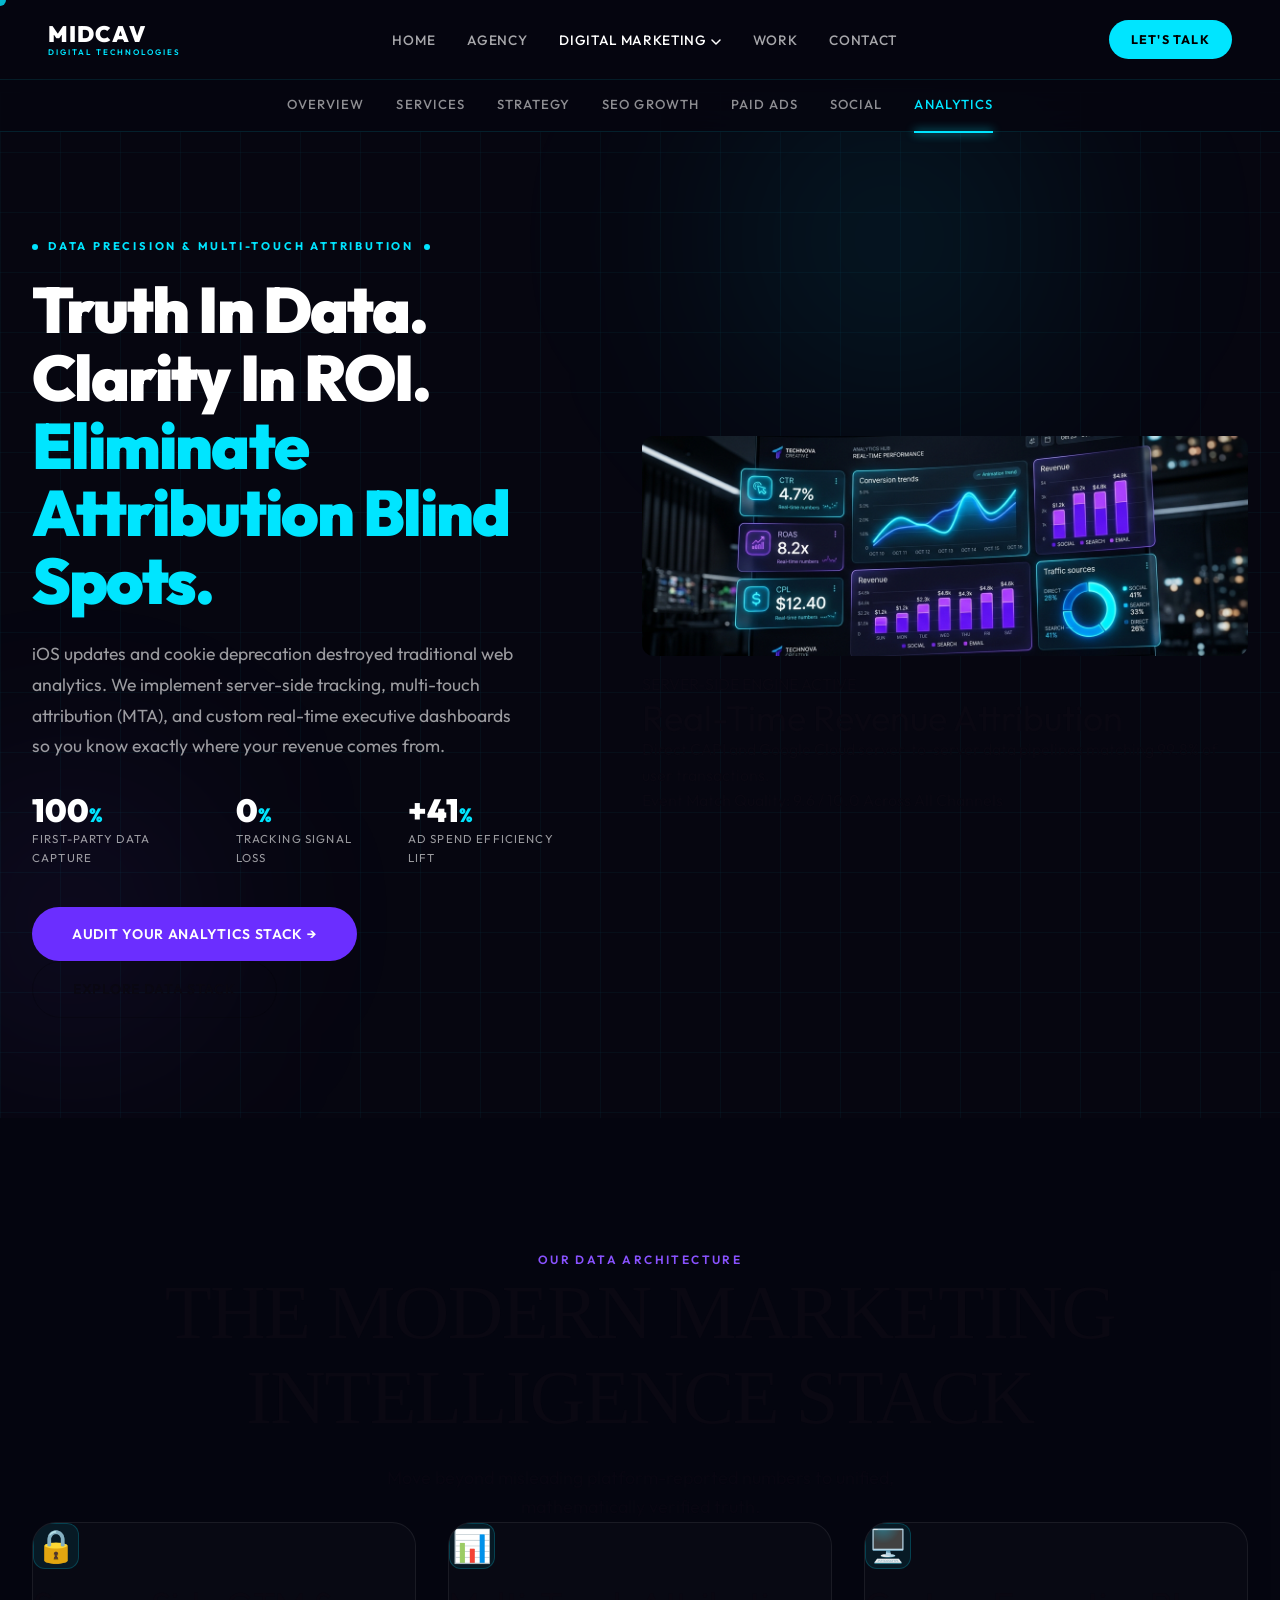
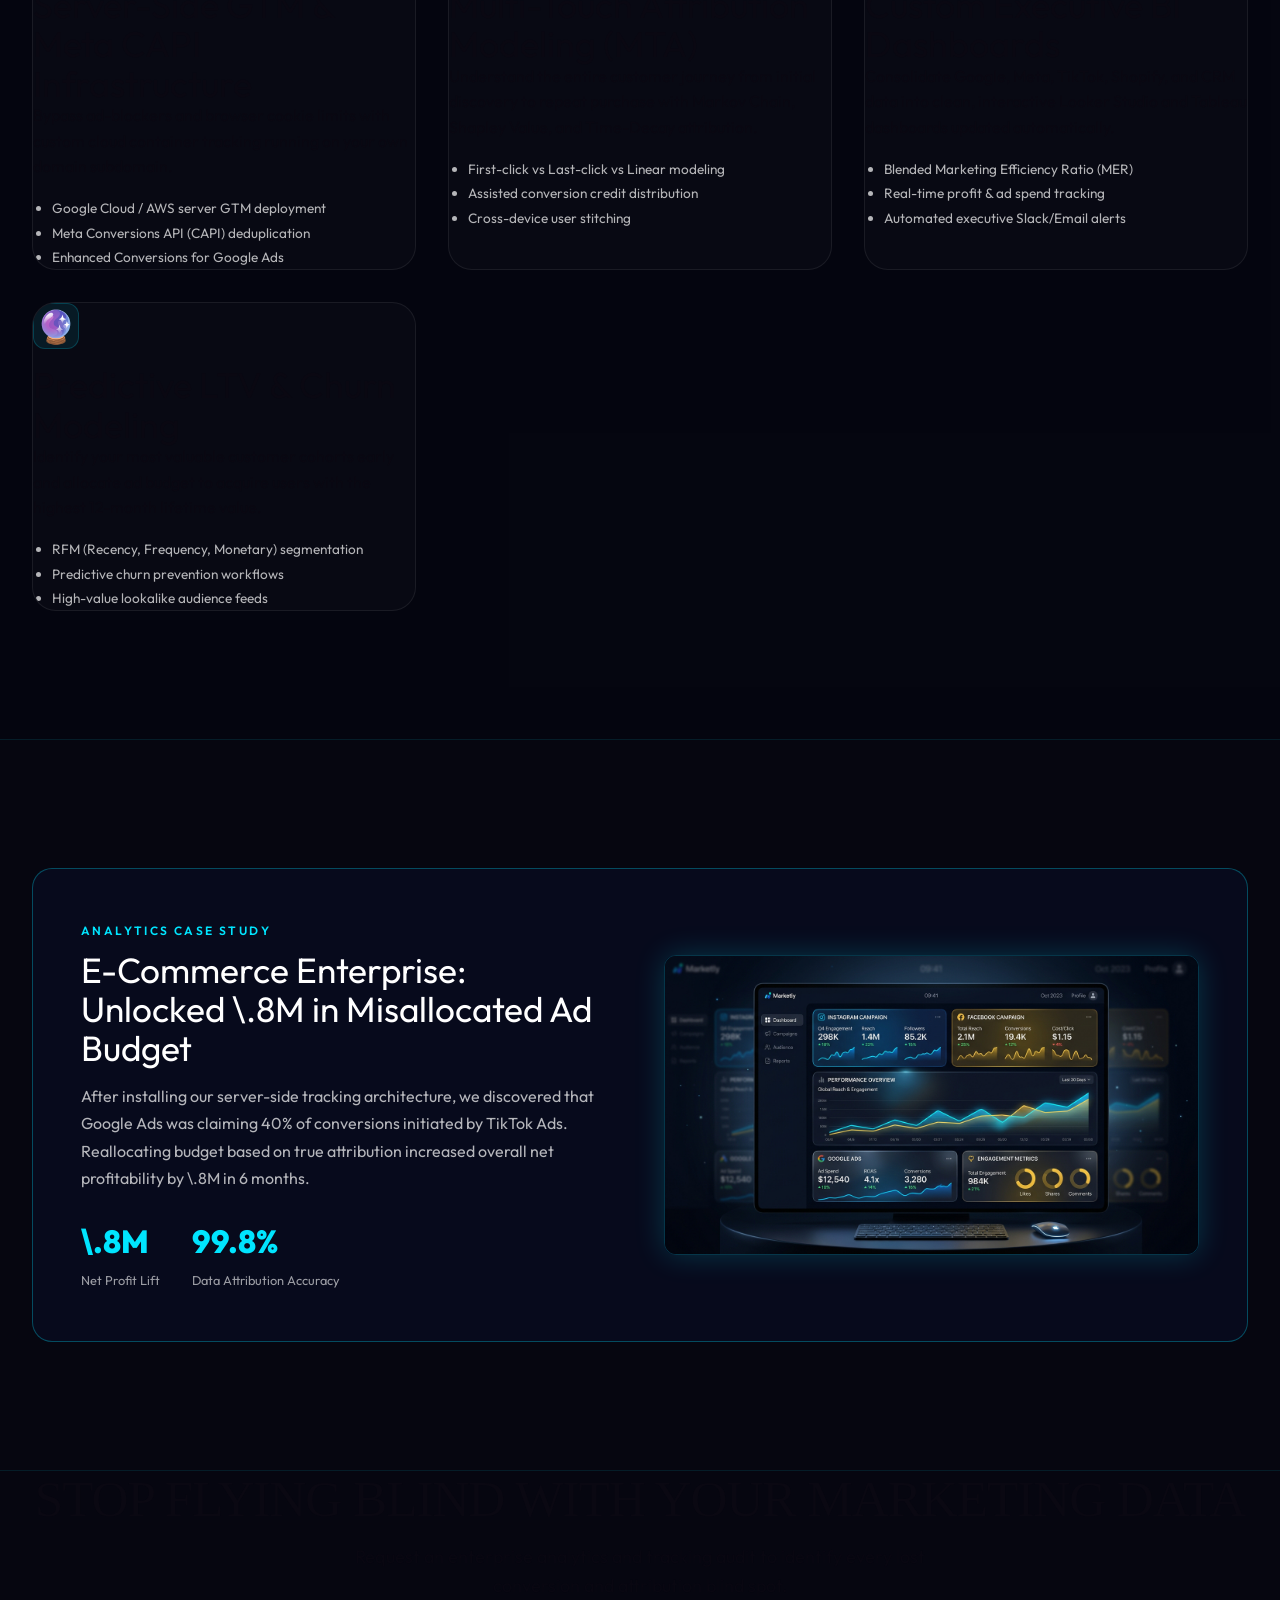
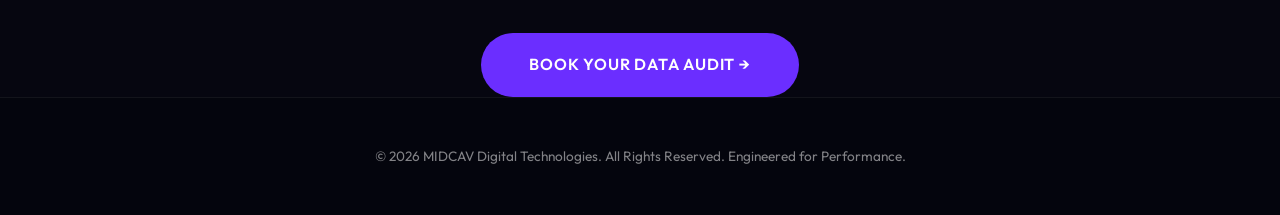
<file: dm-analytics-roi.html>
﻿<!DOCTYPE html>
<html lang="en">
<head>
  <meta charset="UTF-8" />
  <meta name="viewport" content="width=device-width, initial-scale=1.0" />
  <title>Marketing Intelligence &amp; Attribution Analytics | MIDCAV Digital</title>
  <meta name="description" content="Unlock complete revenue visibility with MIDCAV's Server-Side Tracking, Multi-Touch Attribution, and AI-Powered Marketing Intelligence." />
  <link rel="stylesheet" href="style.css" />
  <link rel="stylesheet" href="dm-style.css" />
  <link rel="preconnect" href="https://fonts.googleapis.com" />
  <link rel="preconnect" href="https://fonts.gstatic.com" crossorigin />
  <link href="https://fonts.googleapis.com/css2?family=Inter:wght@300;400;500;600;700;800;900&family=Outfit:wght@300;400;600;700;800;900&display=swap" rel="stylesheet" />
</head>
<body class="dm-page">

  <!-- Custom Cursor -->
  <div class="cursor-follower" id="cursor"></div>

  <!-- NAVIGATION -->
  <nav id="navbar" class="dm-navbar">
    <div class="nav-logo">
      <span class="nav-logo-main"><a href="index.html">MIDCAV</a></span>
      <span class="nav-logo-sub">DIGITAL TECHNOLOGIES</span>
    </div>

    <ul class="nav-links">
      <li><a href="index.html">Home</a></li>
      <li><a href="index.html">Agency</a></li>
      <li class="has-dropdown active">
        <a href="digital-marketing.html">Digital Marketing <svg width="10" height="6" viewBox="0 0 10 6" fill="none"><path d="M1 1L5 5L9 1" stroke="currentColor" stroke-width="1.5" stroke-linecap="round" stroke-linejoin="round"/></svg></a>
        <div class="dropdown-menu">
          <a href="digital-marketing.html">Overview</a>
          <a href="dm-services.html">Our Services</a>
          <a href="dm-strategy.html">Strategy &amp; Results</a>
          <a href="dm-seo-growth.html">SEO &amp; Organic Growth</a>
          <a href="dm-performance-ads.html">Performance Ads</a>
          <a href="dm-social-influence.html">Social &amp; Influencer</a>
          <a href="dm-analytics-roi.html" class="active">Analytics &amp; ROI</a>
        </div>
      </li>
      <li><a href="index.html#work">Work</a></li>
      <li><a href="index.html#contact">Contact</a></li>
    </ul>

    <div class="nav-actions">
      <a href="index.html#contact" class="nav-cta-btn" id="nav-lets-talk">Let's Talk</a>
      <button class="hamburger-btn" id="hamburger-btn" aria-label="Open menu">
        <svg width="24" height="24" viewBox="0 0 24 24" fill="none" stroke="currentColor" stroke-width="2"><path d="M4 6H20M4 12H20M4 18H20"/></svg>
      </button>
    </div>
  </nav>

  <!-- MOBILE MENU -->
  <div class="dm-mobile-menu" id="dm-mobile-menu">
    <a href="index.html">Home</a>
    <a href="index.html">Agency</a>
    <a href="digital-marketing.html">Digital Marketing – Overview</a>
    <a href="dm-services.html">Our Services</a>
    <a href="dm-strategy.html">Strategy &amp; Results</a>
    <a href="dm-seo-growth.html">SEO &amp; Organic Growth</a>
    <a href="dm-performance-ads.html">Performance Ads</a>
    <a href="dm-social-influence.html">Social &amp; Influencer</a>
    <a href="dm-analytics-roi.html" class="active">Analytics &amp; ROI</a>
    <a href="index.html#work">Work</a>
    <a href="index.html#contact">Contact</a>
  </div>

  <!-- DM SUB NAV -->
  <div class="dm-sub-nav" id="dm-sub-nav">
    <div class="container">
      <a href="digital-marketing.html">Overview</a>
      <a href="dm-services.html">Services</a>
      <a href="dm-strategy.html">Strategy</a>
      <a href="dm-seo-growth.html">SEO Growth</a>
      <a href="dm-performance-ads.html">Paid Ads</a>
      <a href="dm-social-influence.html">Social</a>
      <a href="dm-analytics-roi.html" class="active">Analytics</a>
    </div>
  </div>

  <main>
    <!-- HERO SECTION -->
    <section class="dmh-section" style="min-height: 85vh; padding-top: 140px; position: relative; overflow: hidden;">
      <div class="dmh-orb dmh-orb-1"></div>
      <div class="dmh-orb dmh-orb-2"></div>
      <div class="dmh-grid-bg"></div>

      <div class="container dmh-container">
        <div class="dmh-text reveal-fade">
          <div class="dmh-eyebrow">
            <span class="dmh-dot"></span>
            DATA PRECISION &amp; MULTI-TOUCH ATTRIBUTION
            <span class="dmh-dot"></span>
          </div>
          <h1 class="dmh-headline">
            Truth In Data. <br/>Clarity In ROI.
            <span class="dmh-accent">Eliminate Attribution Blind Spots.</span>
          </h1>
          <p class="dmh-sub">
            iOS updates and cookie deprecation destroyed traditional web analytics. We implement server-side tracking, multi-touch attribution (MTA), and custom real-time executive dashboards so you know exactly where your revenue comes from.
          </p>

          <div class="dmh-stats-row">
            <div class="dmh-stat-pill">
              <span class="dmh-stat-num">100<span class="dmh-pct">%</span></span>
              <span class="dmh-stat-lbl">First-Party Data Capture</span>
            </div>
            <div class="dmh-stat-pill">
              <span class="dmh-stat-num">0<span class="dmh-pct">%</span></span>
              <span class="dmh-stat-lbl">Tracking Signal Loss</span>
            </div>
            <div class="dmh-stat-pill">
              <span class="dmh-stat-num">+41<span class="dmh-pct">%</span></span>
              <span class="dmh-stat-lbl">Ad Spend Efficiency Lift</span>
            </div>
          </div>

          <div class="dmh-cta-group">
            <a href="index.html#contact" class="btn btn-primary dmh-btn-glow">Audit Your Analytics Stack &rarr;</a>
            <a href="#data-pillars" class="btn btn-outline">Explore Data Stack</a>
          </div>
        </div>

        <div class="dmh-visual reveal-fade">
          <div class="dmh-card-stack">
            <div class="dmh-feature-card main-feature">
              <div class="dmh-card-glow"></div>
              <img src="dm_analytics.jpg" alt="Marketing Intelligence Dashboard" class="dmh-card-img" style="border-radius: 12px; margin-bottom: 1rem; width: 100%; height: 220px; object-fit: cover;" />
              <div class="dmh-card-badge">SERVER-SIDE ENGINE ACTIVE</div>
              <h3>Real-Time Revenue Attribution</h3>
              <p>Direct CAPI and Google Cloud server-to-server data pipelines matching 99.8% of user transactions.</p>
              <div class="dmh-live-metric">
                <span class="pulse-dot"></span>
                <span>Event Match Quality: 9.6 / 10.0 Across All Channels</span>
              </div>
            </div>
          </div>
        </div>
      </div>
    </section>

    <!-- DATA PILLARS -->
    <section class="dms-section pt-lg pb-lg" id="data-pillars" style="background: rgba(4,6,16,0.6); position: relative;">
      <div class="container">
        <div class="text-center mb-xl reveal-fade">
          <span class="eyebrow">OUR DATA ARCHITECTURE</span>
          <h2 class="section-title">THE MODERN MARKETING INTELLIGENCE STACK</h2>
          <p class="section-desc">Move beyond misleading platform-reported numbers to unified, mathematically verified truth.</p>
        </div>

        <div class="dms-grid" style="display: grid; grid-template-columns: repeat(auto-fit, minmax(320px, 1fr)); gap: 2rem;">
          <!-- Pillar 1 -->
          <div class="dms-card reveal-fade">
            <div class="dms-card-icon" style="font-size: 2rem; color: #00e5ff; margin-bottom: 1rem;">🔒</div>
            <h3>Server-Side GTM &amp; Meta CAPI Infrastructure</h3>
            <p>Bypass ad-blockers and browser cookie limits with custom cloud container tracking running on your own domain subdomain.</p>
            <ul style="color: rgba(255,255,255,0.7); font-size: 0.85rem; line-height: 1.8; margin-top: 1rem; padding-left: 1.2rem;">
              <li>Google Cloud / AWS server GTM deployment</li>
              <li>Meta Conversions API (CAPI) deduplication</li>
              <li>Enhanced Conversions for Google Ads</li>
            </ul>
          </div>

          <!-- Pillar 2 -->
          <div class="dms-card reveal-fade">
            <div class="dms-card-icon" style="font-size: 2rem; color: #00e5ff; margin-bottom: 1rem;">📊</div>
            <h3>Multi-Touch Attribution Modeling (MTA)</h3>
            <p>Understand the entire customer journey from initial discovery to repeat purchase with Markov Chain, Shapley Value, and Time-Decay attribution.</p>
            <ul style="color: rgba(255,255,255,0.7); font-size: 0.85rem; line-height: 1.8; margin-top: 1rem; padding-left: 1.2rem;">
              <li>First-click vs Last-click vs Linear modeling</li>
              <li>Assisted conversion credit distribution</li>
              <li>Cross-device user stitching</li>
            </ul>
          </div>

          <!-- Pillar 3 -->
          <div class="dms-card reveal-fade">
            <div class="dms-card-icon" style="font-size: 2rem; color: #00e5ff; margin-bottom: 1rem;">🖥️</div>
            <h3>Custom Executive BI Dashboards</h3>
            <p>Consolidate Google, Meta, TikTok, Shopify, and CRM data into clean, interactive Looker Studio and Tableau dashboards updated automatically.</p>
            <ul style="color: rgba(255,255,255,0.7); font-size: 0.85rem; line-height: 1.8; margin-top: 1rem; padding-left: 1.2rem;">
              <li>Blended Marketing Efficiency Ratio (MER)</li>
              <li>Real-time profit &amp; ad spend tracking</li>
              <li>Automated executive Slack/Email alerts</li>
            </ul>
          </div>

          <!-- Pillar 4 -->
          <div class="dms-card reveal-fade">
            <div class="dms-card-icon" style="font-size: 2rem; color: #00e5ff; margin-bottom: 1rem;">🔮</div>
            <h3>Predictive LTV &amp; Churn Modeling</h3>
            <p>Identify your most valuable customer cohorts early and allocate ad budget to acquire users with the highest 12-month lifetime value.</p>
            <ul style="color: rgba(255,255,255,0.7); font-size: 0.85rem; line-height: 1.8; margin-top: 1rem; padding-left: 1.2rem;">
              <li>RFM (Recency, Frequency, Monetary) segmentation</li>
              <li>Predictive churn prevention workflows</li>
              <li>High-value lookalike audience feeds</li>
            </ul>
          </div>
        </div>
      </div>
    </section>

    <!-- CASE STUDY -->
    <section class="dm-case-study pt-lg pb-lg" style="border-top: 1px solid rgba(0,229,255,0.1); border-bottom: 1px solid rgba(0,229,255,0.1);">
      <div class="container">
        <div class="case-study-card" style="background: rgba(8,12,32,0.8); border: 1px solid rgba(0,229,255,0.3); border-radius: 20px; padding: 3rem; display: grid; grid-template-columns: 1fr 1fr; gap: 3rem; align-items: center;">
          <div>
            <span class="eyebrow" style="color: #00e5ff;">ANALYTICS CASE STUDY</span>
            <h3 style="font-size: 2.2rem; margin: 0.5rem 0 1rem; color: #fff;">E-Commerce Enterprise: Unlocked \.8M in Misallocated Ad Budget</h3>
            <p style="color: rgba(255,255,255,0.7); line-height: 1.7; margin-bottom: 1.5rem;">After installing our server-side tracking architecture, we discovered that Google Ads was claiming 40% of conversions initiated by TikTok Ads. Reallocating budget based on true attribution increased overall net profitability by \.8M in 6 months.</p>
            <div style="display: flex; gap: 2rem;">
              <div>
                <span style="font-size: 2rem; font-weight: 800; color: #00e5ff; display: block;">\.8M</span>
                <span style="font-size: 0.8rem; color: rgba(255,255,255,0.6);">Net Profit Lift</span>
              </div>
              <div>
                <span style="font-size: 2rem; font-weight: 800; color: #00e5ff; display: block;">99.8%</span>
                <span style="font-size: 0.8rem; color: rgba(255,255,255,0.6);">Data Attribution Accuracy</span>
              </div>
            </div>
          </div>
          <div>
            <img src="marketing_dashboard.jpg" alt="Data Intelligence &amp; ROI Analytics" style="width: 100%; border-radius: 12px; border: 1px solid rgba(0,229,255,0.2); box-shadow: 0 0 30px rgba(0,229,255,0.2);" />
          </div>
        </div>
      </div>
    </section>

    <!-- CALL TO ACTION -->
    <section class="dm-cta-section text-center pt-xl pb-xl" style="position: relative; overflow: hidden;">
      <div class="container reveal-fade">
        <h2 class="section-title" style="font-size: 3.2rem; margin-bottom: 1rem;">STOP FLYING BLIND WITH YOUR MARKETING DATA</h2>
        <p class="section-desc" style="max-width: 650px; margin: 0 auto 2rem;">Request an enterprise analytics and tracking audit to identify every lost conversion and attribution blind spot.</p>
        <a href="index.html#contact" class="btn btn-primary dmh-btn-glow" style="padding: 1.2rem 3rem; font-size: 1rem;">Book Your Data Audit &rarr;</a>
      </div>
    </section>
  </main>

  <footer class="dm-footer" style="background: #04050d; border-top: 1px solid rgba(255,255,255,0.06); padding: 3rem 0; text-align: center; color: rgba(255,255,255,0.5); font-size: 0.85rem;">
    <div class="container">
      <p>&copy; 2026 MIDCAV Digital Technologies. All Rights Reserved. Engineered for Performance.</p>
    </div>
  </footer>

  <script src="script.js"></script>
</body>
</html>
</file>
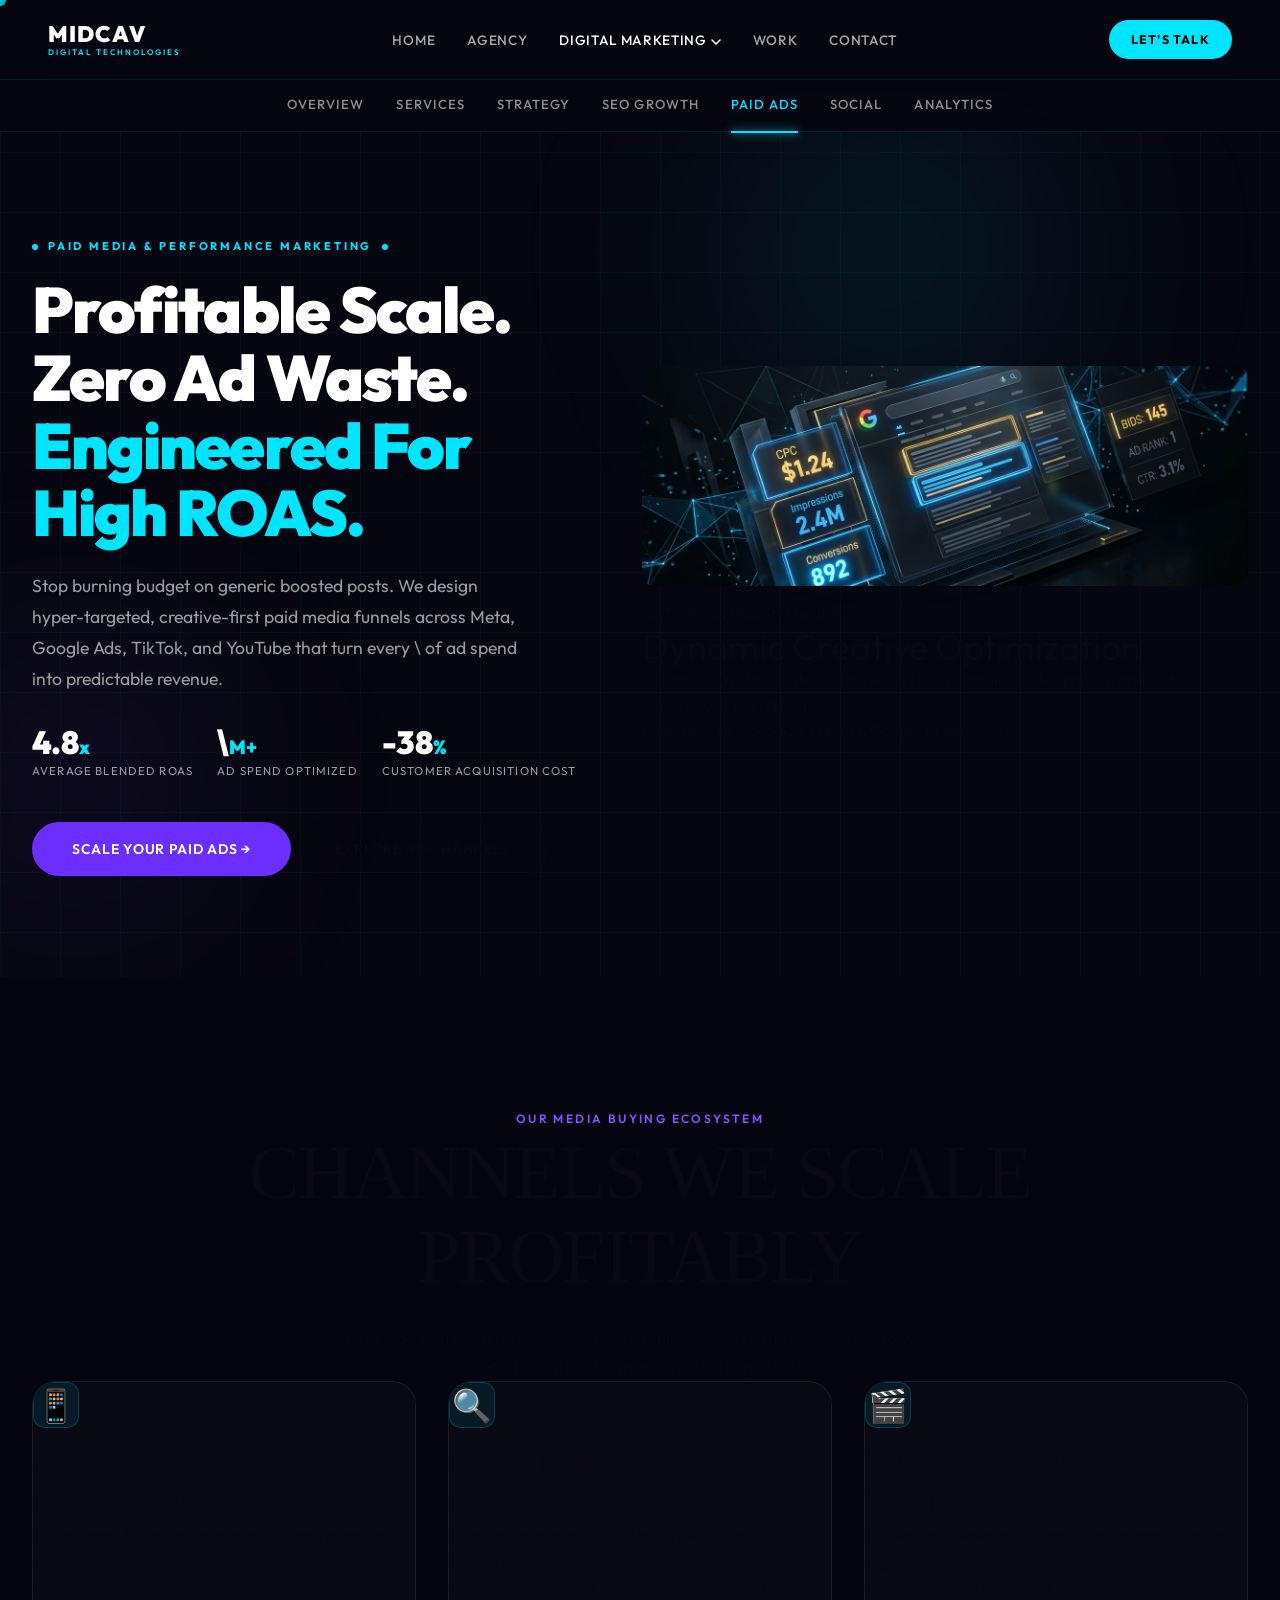
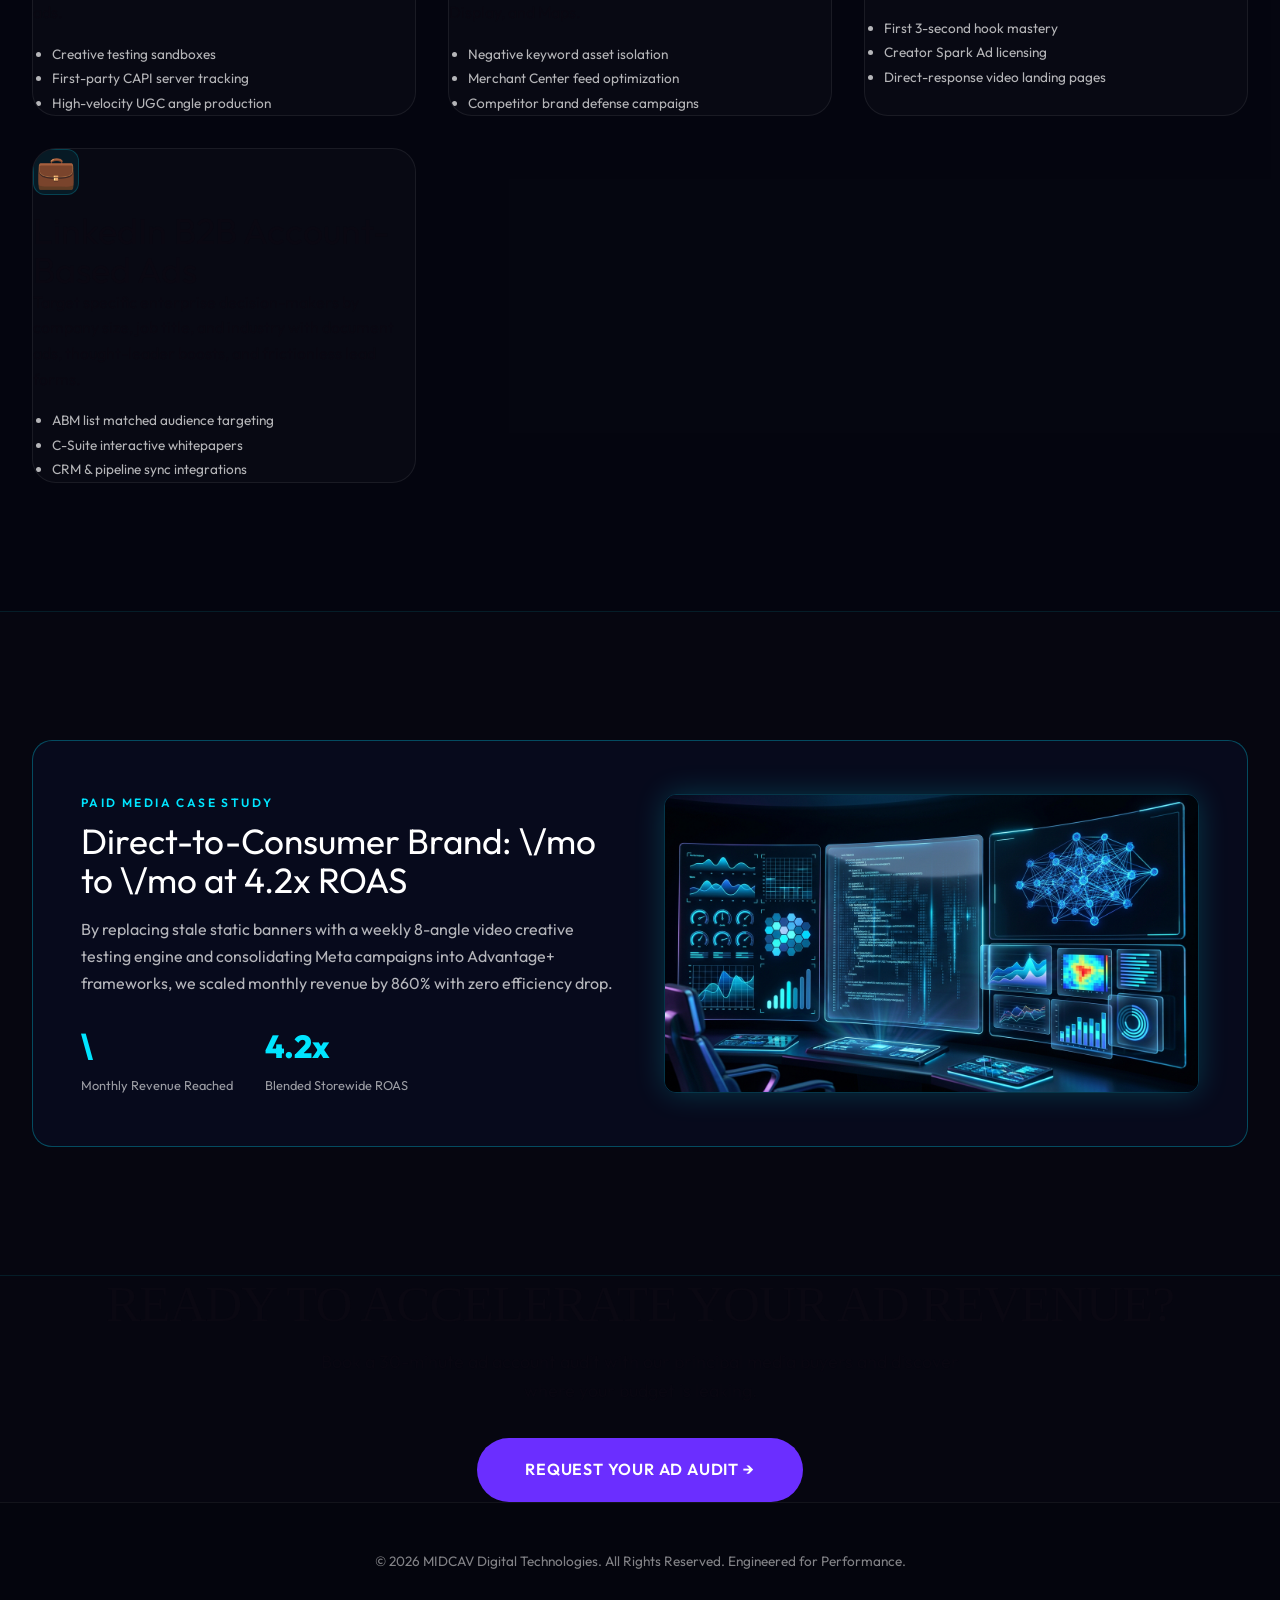
<file: dm-performance-ads.html>
﻿<!DOCTYPE html>
<html lang="en">
<head>
  <meta charset="UTF-8" />
  <meta name="viewport" content="width=device-width, initial-scale=1.0" />
  <title>Performance Ads &amp; Paid Media Scaling | MIDCAV Digital</title>
  <meta name="description" content="High-converting Paid Advertising campaigns across Meta, Google Ads, TikTok, and YouTube with proven ROAS scaling systems." />
  <link rel="stylesheet" href="style.css" />
  <link rel="stylesheet" href="dm-style.css" />
  <link rel="preconnect" href="https://fonts.googleapis.com" />
  <link rel="preconnect" href="https://fonts.gstatic.com" crossorigin />
  <link href="https://fonts.googleapis.com/css2?family=Inter:wght@300;400;500;600;700;800;900&family=Outfit:wght@300;400;600;700;800;900&display=swap" rel="stylesheet" />
</head>
<body class="dm-page">

  <!-- Custom Cursor -->
  <div class="cursor-follower" id="cursor"></div>

  <!-- NAVIGATION -->
  <nav id="navbar" class="dm-navbar">
    <div class="nav-logo">
      <span class="nav-logo-main"><a href="index.html">MIDCAV</a></span>
      <span class="nav-logo-sub">DIGITAL TECHNOLOGIES</span>
    </div>

    <ul class="nav-links">
      <li><a href="index.html">Home</a></li>
      <li><a href="index.html">Agency</a></li>
      <li class="has-dropdown active">
        <a href="digital-marketing.html">Digital Marketing <svg width="10" height="6" viewBox="0 0 10 6" fill="none"><path d="M1 1L5 5L9 1" stroke="currentColor" stroke-width="1.5" stroke-linecap="round" stroke-linejoin="round"/></svg></a>
        <div class="dropdown-menu">
          <a href="digital-marketing.html">Overview</a>
          <a href="dm-services.html">Our Services</a>
          <a href="dm-strategy.html">Strategy &amp; Results</a>
          <a href="dm-seo-growth.html">SEO &amp; Organic Growth</a>
          <a href="dm-performance-ads.html" class="active">Performance Ads</a>
          <a href="dm-social-influence.html">Social &amp; Influencer</a>
          <a href="dm-analytics-roi.html">Analytics &amp; ROI</a>
        </div>
      </li>
      <li><a href="index.html#work">Work</a></li>
      <li><a href="index.html#contact">Contact</a></li>
    </ul>

    <div class="nav-actions">
      <a href="index.html#contact" class="nav-cta-btn" id="nav-lets-talk">Let's Talk</a>
      <button class="hamburger-btn" id="hamburger-btn" aria-label="Open menu">
        <svg width="24" height="24" viewBox="0 0 24 24" fill="none" stroke="currentColor" stroke-width="2"><path d="M4 6H20M4 12H20M4 18H20"/></svg>
      </button>
    </div>
  </nav>

  <!-- MOBILE MENU -->
  <div class="dm-mobile-menu" id="dm-mobile-menu">
    <a href="index.html">Home</a>
    <a href="index.html">Agency</a>
    <a href="digital-marketing.html">Digital Marketing – Overview</a>
    <a href="dm-services.html">Our Services</a>
    <a href="dm-strategy.html">Strategy &amp; Results</a>
    <a href="dm-seo-growth.html">SEO &amp; Organic Growth</a>
    <a href="dm-performance-ads.html" class="active">Performance Ads</a>
    <a href="dm-social-influence.html">Social &amp; Influencer</a>
    <a href="dm-analytics-roi.html">Analytics &amp; ROI</a>
    <a href="index.html#work">Work</a>
    <a href="index.html#contact">Contact</a>
  </div>

  <!-- DM SUB NAV -->
  <div class="dm-sub-nav" id="dm-sub-nav">
    <div class="container">
      <a href="digital-marketing.html">Overview</a>
      <a href="dm-services.html">Services</a>
      <a href="dm-strategy.html">Strategy</a>
      <a href="dm-seo-growth.html">SEO Growth</a>
      <a href="dm-performance-ads.html" class="active">Paid Ads</a>
      <a href="dm-social-influence.html">Social</a>
      <a href="dm-analytics-roi.html">Analytics</a>
    </div>
  </div>

  <main>
    <!-- HERO SECTION -->
    <section class="dmh-section" style="min-height: 85vh; padding-top: 140px; position: relative; overflow: hidden;">
      <div class="dmh-orb dmh-orb-1"></div>
      <div class="dmh-orb dmh-orb-2"></div>
      <div class="dmh-grid-bg"></div>

      <div class="container dmh-container">
        <div class="dmh-text reveal-fade">
          <div class="dmh-eyebrow">
            <span class="dmh-dot"></span>
            PAID MEDIA &amp; PERFORMANCE MARKETING
            <span class="dmh-dot"></span>
          </div>
          <h1 class="dmh-headline">
            Profitable Scale. <br/>Zero Ad Waste.
            <span class="dmh-accent">Engineered For High ROAS.</span>
          </h1>
          <p class="dmh-sub">
            Stop burning budget on generic boosted posts. We design hyper-targeted, creative-first paid media funnels across Meta, Google Ads, TikTok, and YouTube that turn every \ of ad spend into predictable revenue.
          </p>

          <div class="dmh-stats-row">
            <div class="dmh-stat-pill">
              <span class="dmh-stat-num">4.8<span class="dmh-pct">x</span></span>
              <span class="dmh-stat-lbl">Average Blended ROAS</span>
            </div>
            <div class="dmh-stat-pill">
              <span class="dmh-stat-num">\<span class="dmh-pct">M+</span></span>
              <span class="dmh-stat-lbl">Ad Spend Optimized</span>
            </div>
            <div class="dmh-stat-pill">
              <span class="dmh-stat-num">-38<span class="dmh-pct">%</span></span>
              <span class="dmh-stat-lbl">Customer Acquisition Cost</span>
            </div>
          </div>

          <div class="dmh-cta-group">
            <a href="index.html#contact" class="btn btn-primary dmh-btn-glow">Scale Your Paid Ads &rarr;</a>
            <a href="#channels" class="btn btn-outline">Explore Ad Channels</a>
          </div>
        </div>

        <div class="dmh-visual reveal-fade">
          <div class="dmh-card-stack">
            <div class="dmh-feature-card main-feature">
              <div class="dmh-card-glow"></div>
              <img src="dm_paid_ads.jpg" alt="Performance Ad Dashboard" class="dmh-card-img" style="border-radius: 12px; margin-bottom: 1rem; width: 100%; height: 220px; object-fit: cover;" />
              <div class="dmh-card-badge">ACTIVE CAMPAIGN ENGINE</div>
              <h3>Dynamic Creative Optimization</h3>
              <p>Continuous multivariate testing across hooks, angles, video pacing, and high-conversion landing pages.</p>
              <div class="dmh-live-metric">
                <span class="pulse-dot"></span>
                <span>Real-time ROAS: 5.42x &bull; Meta &amp; Google PMax Active</span>
              </div>
            </div>
          </div>
        </div>
      </div>
    </section>

    <!-- CHANNELS GRID -->
    <section class="dms-section pt-lg pb-lg" id="channels" style="background: rgba(4,6,16,0.6); position: relative;">
      <div class="container">
        <div class="text-center mb-xl reveal-fade">
          <span class="eyebrow">OUR MEDIA BUYING ECOSYSTEM</span>
          <h2 class="section-title">CHANNELS WE SCALE PROFITABLY</h2>
          <p class="section-desc">Every ad platform has its own algorithmic DNA. We master each one with dedicated creative formats and bidding strategies.</p>
        </div>

        <div class="dms-grid" style="display: grid; grid-template-columns: repeat(auto-fit, minmax(320px, 1fr)); gap: 2rem;">
          <!-- Meta Ads -->
          <div class="dms-card reveal-fade">
            <div class="dms-card-icon" style="font-size: 2rem; color: #00e5ff; margin-bottom: 1rem;">📱</div>
            <h3>Meta Ads (Instagram &amp; Facebook)</h3>
            <p>Advantage+ Shopping campaigns, broad targeting with creative-led audience segmentation, dynamic catalog retargeting, and high-converting Reels video ads.</p>
            <ul style="color: rgba(255,255,255,0.7); font-size: 0.85rem; line-height: 1.8; margin-top: 1rem; padding-left: 1.2rem;">
              <li>Creative testing sandboxes</li>
              <li>First-party CAPI server tracking</li>
              <li>High-velocity UGC angle production</li>
            </ul>
          </div>

          <!-- Google Ads -->
          <div class="dms-card reveal-fade">
            <div class="dms-card-icon" style="font-size: 2rem; color: #00e5ff; margin-bottom: 1rem;">🔍</div>
            <h3>Google Ads &amp; Performance Max</h3>
            <p>Capture bottom-of-funnel buyers with high-intent Search Ads, optimize Smart Bidding tROAS, and deploy Performance Max across Search, YouTube, Display, and Maps.</p>
            <ul style="color: rgba(255,255,255,0.7); font-size: 0.85rem; line-height: 1.8; margin-top: 1rem; padding-left: 1.2rem;">
              <li>Negative keyword asset isolation</li>
              <li>Merchant Center feed optimization</li>
              <li>Competitor brand defense campaigns</li>
            </ul>
          </div>

          <!-- TikTok & YouTube -->
          <div class="dms-card reveal-fade">
            <div class="dms-card-icon" style="font-size: 2rem; color: #00e5ff; margin-bottom: 1rem;">🎬</div>
            <h3>TikTok Spark Ads &amp; YouTube Video</h3>
            <p>Native, trend-aware vertical video formats that look organic and convert rapidly. Combined with high-impact YouTube in-stream intent funnels.</p>
            <ul style="color: rgba(255,255,255,0.7); font-size: 0.85rem; line-height: 1.8; margin-top: 1rem; padding-left: 1.2rem;">
              <li>First 3-second hook mastery</li>
              <li>Creator Spark Ad licensing</li>
              <li>Direct-response video landing pages</li>
            </ul>
          </div>

          <!-- LinkedIn B2B -->
          <div class="dms-card reveal-fade">
            <div class="dms-card-icon" style="font-size: 2rem; color: #00e5ff; margin-bottom: 1rem;">💼</div>
            <h3>LinkedIn B2B Account-Based Ads</h3>
            <p>Target specific enterprise decision-makers by company size, job title, and industry with document ads, thought-leader boosts, and frictionless lead forms.</p>
            <ul style="color: rgba(255,255,255,0.7); font-size: 0.85rem; line-height: 1.8; margin-top: 1rem; padding-left: 1.2rem;">
              <li>ABM list matched audience targeting</li>
              <li>C-Suite interactive whitepapers</li>
              <li>CRM &amp; pipeline sync integrations</li>
            </ul>
          </div>
        </div>
      </div>
    </section>

    <!-- CASE STUDY -->
    <section class="dm-case-study pt-lg pb-lg" style="border-top: 1px solid rgba(0,229,255,0.1); border-bottom: 1px solid rgba(0,229,255,0.1);">
      <div class="container">
        <div class="case-study-card" style="background: rgba(8,12,32,0.8); border: 1px solid rgba(0,229,255,0.3); border-radius: 20px; padding: 3rem; display: grid; grid-template-columns: 1fr 1fr; gap: 3rem; align-items: center;">
          <div>
            <span class="eyebrow" style="color: #00e5ff;">PAID MEDIA CASE STUDY</span>
            <h3 style="font-size: 2.2rem; margin: 0.5rem 0 1rem; color: #fff;">Direct-to-Consumer Brand: \/mo to \/mo at 4.2x ROAS</h3>
            <p style="color: rgba(255,255,255,0.7); line-height: 1.7; margin-bottom: 1.5rem;">By replacing stale static banners with a weekly 8-angle video creative testing engine and consolidating Meta campaigns into Advantage+ frameworks, we scaled monthly revenue by 860% with zero efficiency drop.</p>
            <div style="display: flex; gap: 2rem;">
              <div>
                <span style="font-size: 2rem; font-weight: 800; color: #00e5ff; display: block;">\</span>
                <span style="font-size: 0.8rem; color: rgba(255,255,255,0.6);">Monthly Revenue Reached</span>
              </div>
              <div>
                <span style="font-size: 2rem; font-weight: 800; color: #00e5ff; display: block;">4.2x</span>
                <span style="font-size: 0.8rem; color: rgba(255,255,255,0.6);">Blended Storewide ROAS</span>
              </div>
            </div>
          </div>
          <div>
            <img src="tech_dashboard.jpg" alt="Performance Ad ROI Growth" style="width: 100%; border-radius: 12px; border: 1px solid rgba(0,229,255,0.2); box-shadow: 0 0 30px rgba(0,229,255,0.2);" />
          </div>
        </div>
      </div>
    </section>

    <!-- CALL TO ACTION -->
    <section class="dm-cta-section text-center pt-xl pb-xl" style="position: relative; overflow: hidden;">
      <div class="container reveal-fade">
        <h2 class="section-title" style="font-size: 3.2rem; margin-bottom: 1rem;">READY TO ACCELERATE YOUR AD REVENUE?</h2>
        <p class="section-desc" style="max-width: 650px; margin: 0 auto 2rem;">Book a 30-minute ad account audit with our principal media buyers and discover where your budget is leaking.</p>
        <a href="index.html#contact" class="btn btn-primary dmh-btn-glow" style="padding: 1.2rem 3rem; font-size: 1rem;">Request Your Ad Audit &rarr;</a>
      </div>
    </section>
  </main>

  <footer class="dm-footer" style="background: #04050d; border-top: 1px solid rgba(255,255,255,0.06); padding: 3rem 0; text-align: center; color: rgba(255,255,255,0.5); font-size: 0.85rem;">
    <div class="container">
      <p>&copy; 2026 MIDCAV Digital Technologies. All Rights Reserved. Engineered for Performance.</p>
    </div>
  </footer>

  <script src="script.js"></script>
</body>
</html>
</file>
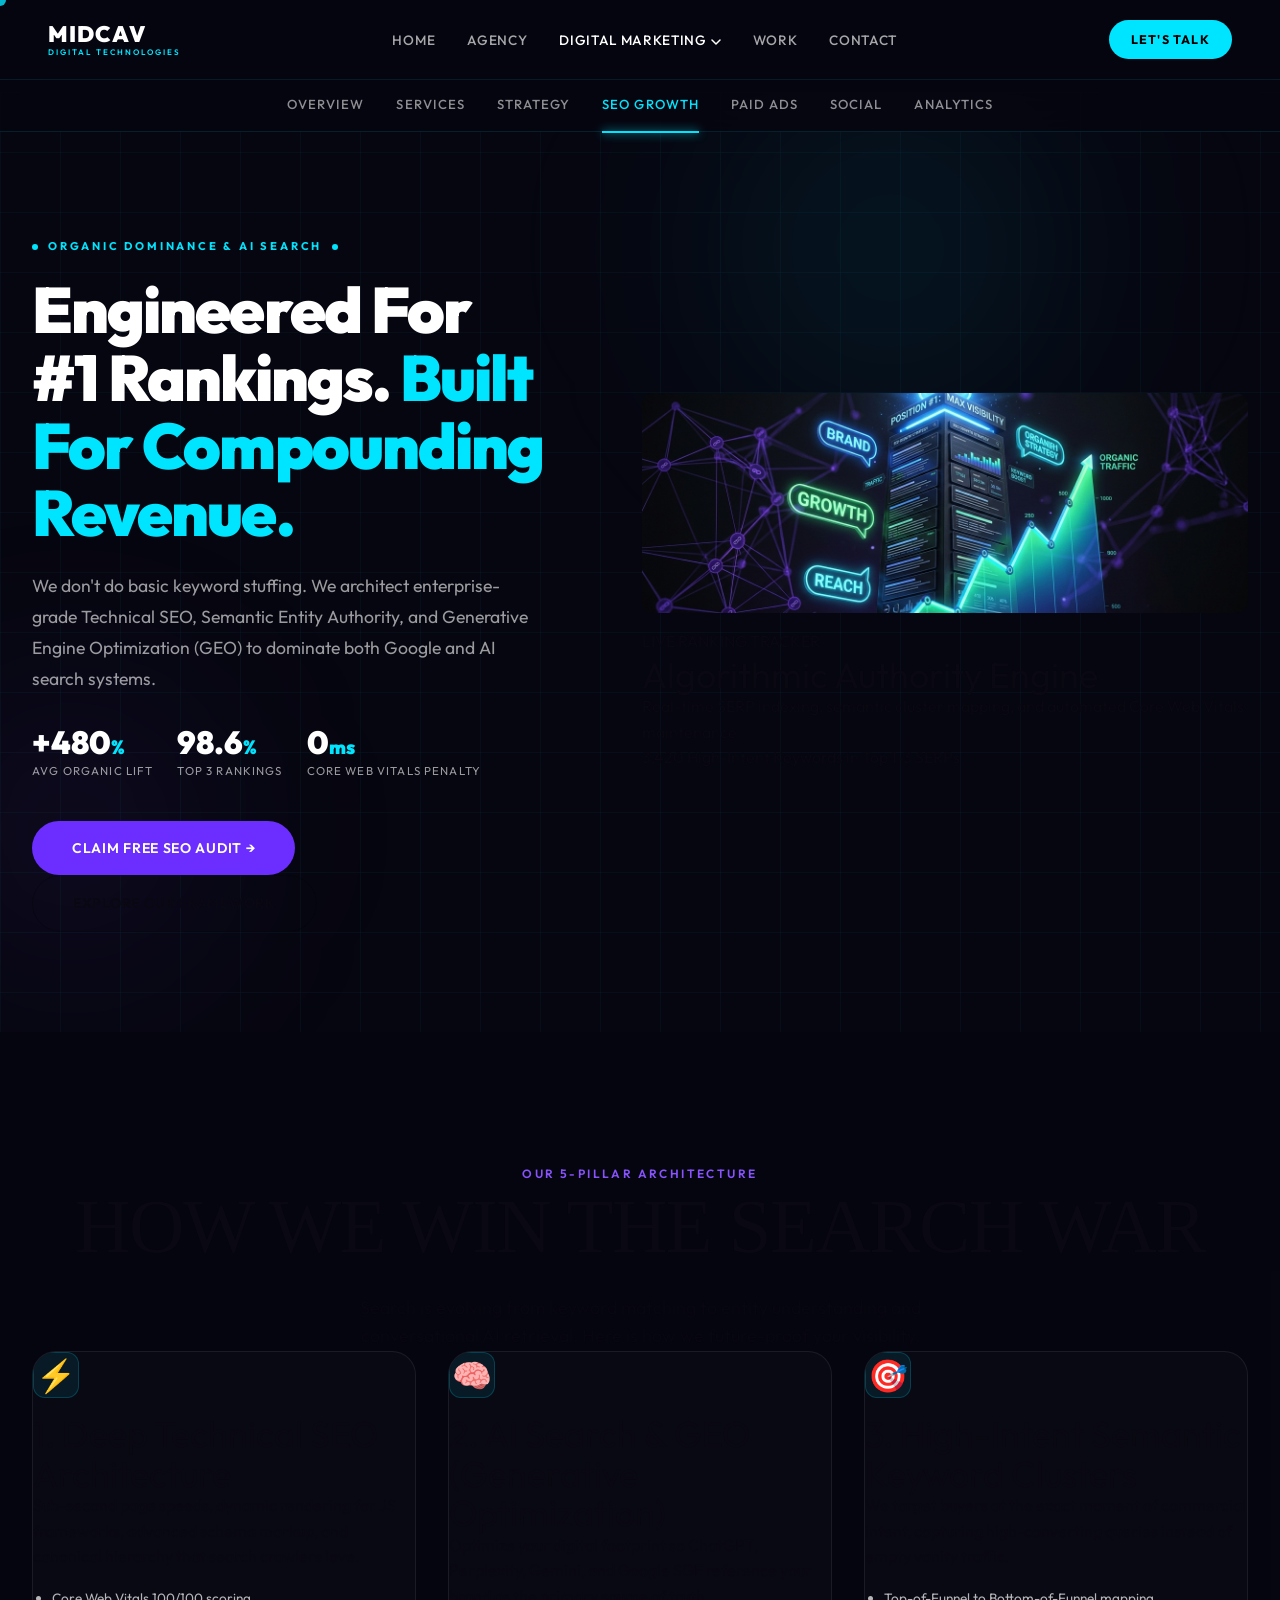
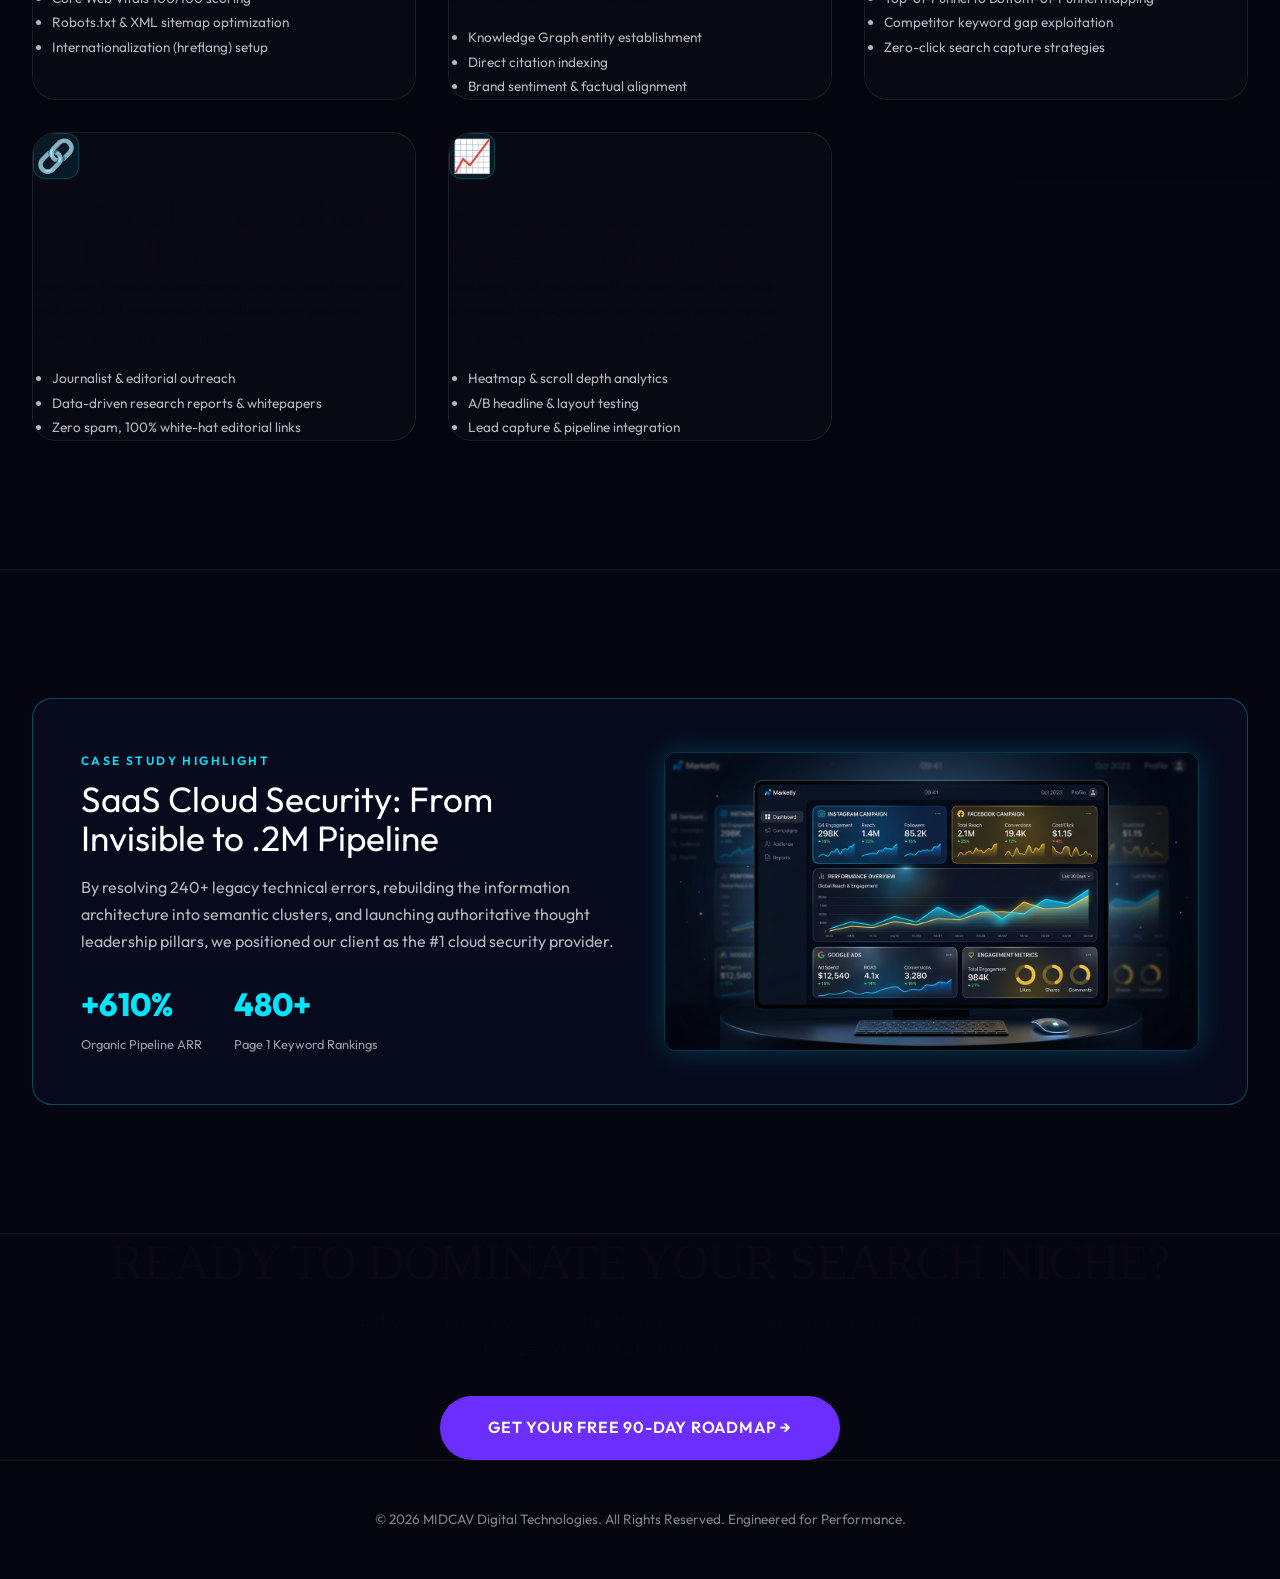
<file: dm-seo-growth.html>
﻿<!DOCTYPE html>
<html lang="en">
<head>
  <meta charset="UTF-8" />
  <meta name="viewport" content="width=device-width, initial-scale=1.0" />
  <title>SEO &amp; Organic Growth Engineering | MIDCAV Digital</title>
  <meta name="description" content="Dominate search results with MIDCAV's Technical SEO, AI Engine Optimization (GEO/AIO), and high-intent organic growth engineering." />
  <link rel="stylesheet" href="style.css" />
  <link rel="stylesheet" href="dm-style.css" />
  <link rel="preconnect" href="https://fonts.googleapis.com" />
  <link rel="preconnect" href="https://fonts.gstatic.com" crossorigin />
  <link href="https://fonts.googleapis.com/css2?family=Inter:wght@300;400;500;600;700;800;900&family=Outfit:wght@300;400;600;700;800;900&display=swap" rel="stylesheet" />
</head>
<body class="dm-page">

  <!-- Custom Cursor -->
  <div class="cursor-follower" id="cursor"></div>

  <!-- NAVIGATION -->
  <nav id="navbar" class="dm-navbar">
    <div class="nav-logo">
      <span class="nav-logo-main"><a href="index.html">MIDCAV</a></span>
      <span class="nav-logo-sub">DIGITAL TECHNOLOGIES</span>
    </div>

    <ul class="nav-links">
      <li><a href="index.html">Home</a></li>
      <li><a href="index.html">Agency</a></li>
      <li class="has-dropdown active">
        <a href="digital-marketing.html">Digital Marketing <svg width="10" height="6" viewBox="0 0 10 6" fill="none"><path d="M1 1L5 5L9 1" stroke="currentColor" stroke-width="1.5" stroke-linecap="round" stroke-linejoin="round"/></svg></a>
        <div class="dropdown-menu">
          <a href="digital-marketing.html">Overview</a>
          <a href="dm-services.html">Our Services</a>
          <a href="dm-strategy.html">Strategy &amp; Results</a>
          <a href="dm-seo-growth.html" class="active">SEO &amp; Organic Growth</a>
          <a href="dm-performance-ads.html">Performance Ads</a>
          <a href="dm-social-influence.html">Social &amp; Influencer</a>
          <a href="dm-analytics-roi.html">Analytics &amp; ROI</a>
        </div>
      </li>
      <li><a href="index.html#work">Work</a></li>
      <li><a href="index.html#contact">Contact</a></li>
    </ul>

    <div class="nav-actions">
      <a href="index.html#contact" class="nav-cta-btn" id="nav-lets-talk">Let's Talk</a>
      <button class="hamburger-btn" id="hamburger-btn" aria-label="Open menu">
        <svg width="24" height="24" viewBox="0 0 24 24" fill="none" stroke="currentColor" stroke-width="2"><path d="M4 6H20M4 12H20M4 18H20"/></svg>
      </button>
    </div>
  </nav>

  <!-- MOBILE MENU -->
  <div class="dm-mobile-menu" id="dm-mobile-menu">
    <a href="index.html">Home</a>
    <a href="index.html">Agency</a>
    <a href="digital-marketing.html">Digital Marketing – Overview</a>
    <a href="dm-services.html">Our Services</a>
    <a href="dm-strategy.html">Strategy &amp; Results</a>
    <a href="dm-seo-growth.html" class="active">SEO &amp; Organic Growth</a>
    <a href="dm-performance-ads.html">Performance Ads</a>
    <a href="dm-social-influence.html">Social &amp; Influencer</a>
    <a href="dm-analytics-roi.html">Analytics &amp; ROI</a>
    <a href="index.html#work">Work</a>
    <a href="index.html#contact">Contact</a>
  </div>

  <!-- DM SUB NAV -->
  <div class="dm-sub-nav" id="dm-sub-nav">
    <div class="container">
      <a href="digital-marketing.html">Overview</a>
      <a href="dm-services.html">Services</a>
      <a href="dm-strategy.html">Strategy</a>
      <a href="dm-seo-growth.html" class="active">SEO Growth</a>
      <a href="dm-performance-ads.html">Paid Ads</a>
      <a href="dm-social-influence.html">Social</a>
      <a href="dm-analytics-roi.html">Analytics</a>
    </div>
  </div>

  <main>
    <!-- HERO SECTION -->
    <section class="dmh-section" style="min-height: 85vh; padding-top: 140px; position: relative; overflow: hidden;">
      <div class="dmh-orb dmh-orb-1"></div>
      <div class="dmh-orb dmh-orb-2"></div>
      <div class="dmh-grid-bg"></div>

      <div class="container dmh-container">
        <div class="dmh-text reveal-fade">
          <div class="dmh-eyebrow">
            <span class="dmh-dot"></span>
            ORGANIC DOMINANCE &amp; AI SEARCH
            <span class="dmh-dot"></span>
          </div>
          <h1 class="dmh-headline">
            Engineered For <br/>#1 Rankings.
            <span class="dmh-accent">Built For Compounding Revenue.</span>
          </h1>
          <p class="dmh-sub">
            We don't do basic keyword stuffing. We architect enterprise-grade Technical SEO, Semantic Entity Authority, and Generative Engine Optimization (GEO) to dominate both Google and AI search systems.
          </p>

          <div class="dmh-stats-row">
            <div class="dmh-stat-pill">
              <span class="dmh-stat-num">+480<span class="dmh-pct">%</span></span>
              <span class="dmh-stat-lbl">Avg Organic Lift</span>
            </div>
            <div class="dmh-stat-pill">
              <span class="dmh-stat-num">98.6<span class="dmh-pct">%</span></span>
              <span class="dmh-stat-lbl">Top 3 Rankings</span>
            </div>
            <div class="dmh-stat-pill">
              <span class="dmh-stat-num">0<span class="dmh-pct">ms</span></span>
              <span class="dmh-stat-lbl">Core Web Vitals Penalty</span>
            </div>
          </div>

          <div class="dmh-cta-group">
            <a href="index.html#contact" class="btn btn-primary dmh-btn-glow">Claim Free SEO Audit &rarr;</a>
            <a href="#seo-pillars" class="btn btn-outline">Explore Our Framework</a>
          </div>
        </div>

        <div class="dmh-visual reveal-fade">
          <div class="dmh-card-stack">
            <div class="dmh-feature-card main-feature">
              <div class="dmh-card-glow"></div>
              <img src="dm_seo.jpg" alt="SEO Dashboard &amp; Analytics" class="dmh-card-img" style="border-radius: 12px; margin-bottom: 1rem; width: 100%; height: 220px; object-fit: cover;" />
              <div class="dmh-card-badge">LIVE RANKING TRACKER</div>
              <h3>Algorithmic Authority Engine</h3>
              <p>Real-time SERP indexing, semantic cluster mapping, and automated Core Web Vitals maintenance.</p>
              <div class="dmh-live-metric">
                <span class="pulse-dot"></span>
                <span>3,420 High-Intent Keywords in Top 1-3 SERPs</span>
              </div>
            </div>
          </div>
        </div>
      </div>
    </section>

    <!-- CORE PILLARS SECTION -->
    <section class="dms-section pt-lg pb-lg" id="seo-pillars" style="background: rgba(4,6,16,0.6); position: relative;">
      <div class="container">
        <div class="text-center mb-xl reveal-fade">
          <span class="eyebrow">OUR 5-PILLAR ARCHITECTURE</span>
          <h2 class="section-title">HOW WE WIN THE SEARCH WAR</h2>
          <p class="section-desc">Search is evolving from keyword matching to entity understanding and conversational AI retrieval. Here is how we future-proof your visibility.</p>
        </div>

        <div class="dms-grid" style="display: grid; grid-template-columns: repeat(auto-fit, minmax(320px, 1fr)); gap: 2rem;">
          <!-- Pillar 1 -->
          <div class="dms-card reveal-fade">
            <div class="dms-card-icon" style="font-size: 2rem; color: #00e5ff; margin-bottom: 1rem;">⚡</div>
            <h3>1. Deep Technical SEO Architecture</h3>
            <p>Sub-second page speeds, dynamic rendering for JS frameworks, advanced schema markup, and canonical hierarchy that search crawlers love.</p>
            <ul style="color: rgba(255,255,255,0.7); font-size: 0.85rem; line-height: 1.8; margin-top: 1rem; padding-left: 1.2rem;">
              <li>Core Web Vitals 100/100 scoring</li>
              <li>Robots.txt &amp; XML sitemap optimization</li>
              <li>Internationalization (hreflang) setup</li>
            </ul>
          </div>

          <!-- Pillar 2 -->
          <div class="dms-card reveal-fade">
            <div class="dms-card-icon" style="font-size: 2rem; color: #00e5ff; margin-bottom: 1rem;">🧠</div>
            <h3>2. AI Search &amp; GEO (Generative Optimization)</h3>
            <p>Optimize your digital footprint so ChatGPT, Perplexity, Gemini, and Google SGE reference your brand as the primary source of truth.</p>
            <ul style="color: rgba(255,255,255,0.7); font-size: 0.85rem; line-height: 1.8; margin-top: 1rem; padding-left: 1.2rem;">
              <li>Knowledge Graph entity establishment</li>
              <li>Direct citation indexing</li>
              <li>Brand sentiment &amp; factual alignment</li>
            </ul>
          </div>

          <!-- Pillar 3 -->
          <div class="dms-card reveal-fade">
            <div class="dms-card-icon" style="font-size: 2rem; color: #00e5ff; margin-bottom: 1rem;">🎯</div>
            <h3>3. High-Intent Semantic Keyword Clusters</h3>
            <p>We target buyers at the exact moment of commercial intent, capturing high-converting queries instead of empty vanity traffic.</p>
            <ul style="color: rgba(255,255,255,0.7); font-size: 0.85rem; line-height: 1.8; margin-top: 1rem; padding-left: 1.2rem;">
              <li>Top-of-Funnel to Bottom-of-Funnel mapping</li>
              <li>Competitor keyword gap exploitation</li>
              <li>Zero-click search capture strategies</li>
            </ul>
          </div>

          <!-- Pillar 4 -->
          <div class="dms-card reveal-fade">
            <div class="dms-card-icon" style="font-size: 2rem; color: #00e5ff; margin-bottom: 1rem;">🔗</div>
            <h3>4. Digital PR &amp; Authority Link Building</h3>
            <p>Earn tier-1 media placements, institutional mentions, and high-DR contextual backlinks that elevate domain authority organically.</p>
            <ul style="color: rgba(255,255,255,0.7); font-size: 0.85rem; line-height: 1.8; margin-top: 1rem; padding-left: 1.2rem;">
              <li>Journalist &amp; editorial outreach</li>
              <li>Data-driven research reports &amp; whitepapers</li>
              <li>Zero spam, 100% white-hat editorial links</li>
            </ul>
          </div>

          <!-- Pillar 5 -->
          <div class="dms-card reveal-fade">
            <div class="dms-card-icon" style="font-size: 2rem; color: #00e5ff; margin-bottom: 1rem;">📈</div>
            <h3>5. Search Conversion Rate Optimization</h3>
            <p>Ranking #1 is pointless if visitors don't buy. We engineer high-converting landing page layouts, persuasive micro-copy, and friction-free CTAs.</p>
            <ul style="color: rgba(255,255,255,0.7); font-size: 0.85rem; line-height: 1.8; margin-top: 1rem; padding-left: 1.2rem;">
              <li>Heatmap &amp; scroll depth analytics</li>
              <li>A/B headline &amp; layout testing</li>
              <li>Lead capture &amp; pipeline integration</li>
            </ul>
          </div>
        </div>
      </div>
    </section>

    <!-- CASE STUDY HIGHLIGHT -->
    <section class="dm-case-study pt-lg pb-lg" style="border-top: 1px solid rgba(0,229,255,0.1); border-bottom: 1px solid rgba(0,229,255,0.1);">
      <div class="container">
        <div class="case-study-card" style="background: rgba(8,12,32,0.8); border: 1px solid rgba(0,229,255,0.3); border-radius: 20px; padding: 3rem; display: grid; grid-template-columns: 1fr 1fr; gap: 3rem; align-items: center;">
          <div>
            <span class="eyebrow" style="color: #00e5ff;">CASE STUDY HIGHLIGHT</span>
            <h3 style="font-size: 2.2rem; margin: 0.5rem 0 1rem; color: #fff;">SaaS Cloud Security: From Invisible to .2M Pipeline</h3>
            <p style="color: rgba(255,255,255,0.7); line-height: 1.7; margin-bottom: 1.5rem;">By resolving 240+ legacy technical errors, rebuilding the information architecture into semantic clusters, and launching authoritative thought leadership pillars, we positioned our client as the #1 cloud security provider.</p>
            <div style="display: flex; gap: 2rem;">
              <div>
                <span style="font-size: 2rem; font-weight: 800; color: #00e5ff; display: block;">+610%</span>
                <span style="font-size: 0.8rem; color: rgba(255,255,255,0.6);">Organic Pipeline ARR</span>
              </div>
              <div>
                <span style="font-size: 2rem; font-weight: 800; color: #00e5ff; display: block;">480+</span>
                <span style="font-size: 0.8rem; color: rgba(255,255,255,0.6);">Page 1 Keyword Rankings</span>
              </div>
            </div>
          </div>
          <div>
            <img src="marketing_dashboard.jpg" alt="SEO Traffic Multiplier" style="width: 100%; border-radius: 12px; border: 1px solid rgba(0,229,255,0.2); box-shadow: 0 0 30px rgba(0,229,255,0.2);" />
          </div>
        </div>
      </div>
    </section>

    <!-- CALL TO ACTION -->
    <section class="dm-cta-section text-center pt-xl pb-xl" style="position: relative; overflow: hidden;">
      <div class="container reveal-fade">
        <h2 class="section-title" style="font-size: 3.2rem; margin-bottom: 1rem;">READY TO DOMINATE YOUR SEARCH NICHE?</h2>
        <p class="section-desc" style="max-width: 650px; margin: 0 auto 2rem;">Let our organic growth architects analyze your domain and hand you a customized 90-day SEO domination roadmap.</p>
        <a href="index.html#contact" class="btn btn-primary dmh-btn-glow" style="padding: 1.2rem 3rem; font-size: 1rem;">Get Your Free 90-Day Roadmap &rarr;</a>
      </div>
    </section>
  </main>

  <footer class="dm-footer" style="background: #04050d; border-top: 1px solid rgba(255,255,255,0.06); padding: 3rem 0; text-align: center; color: rgba(255,255,255,0.5); font-size: 0.85rem;">
    <div class="container">
      <p>&copy; 2026 MIDCAV Digital Technologies. All Rights Reserved. Engineered for Performance.</p>
    </div>
  </footer>

  <script src="script.js"></script>
</body>
</html>
</file>
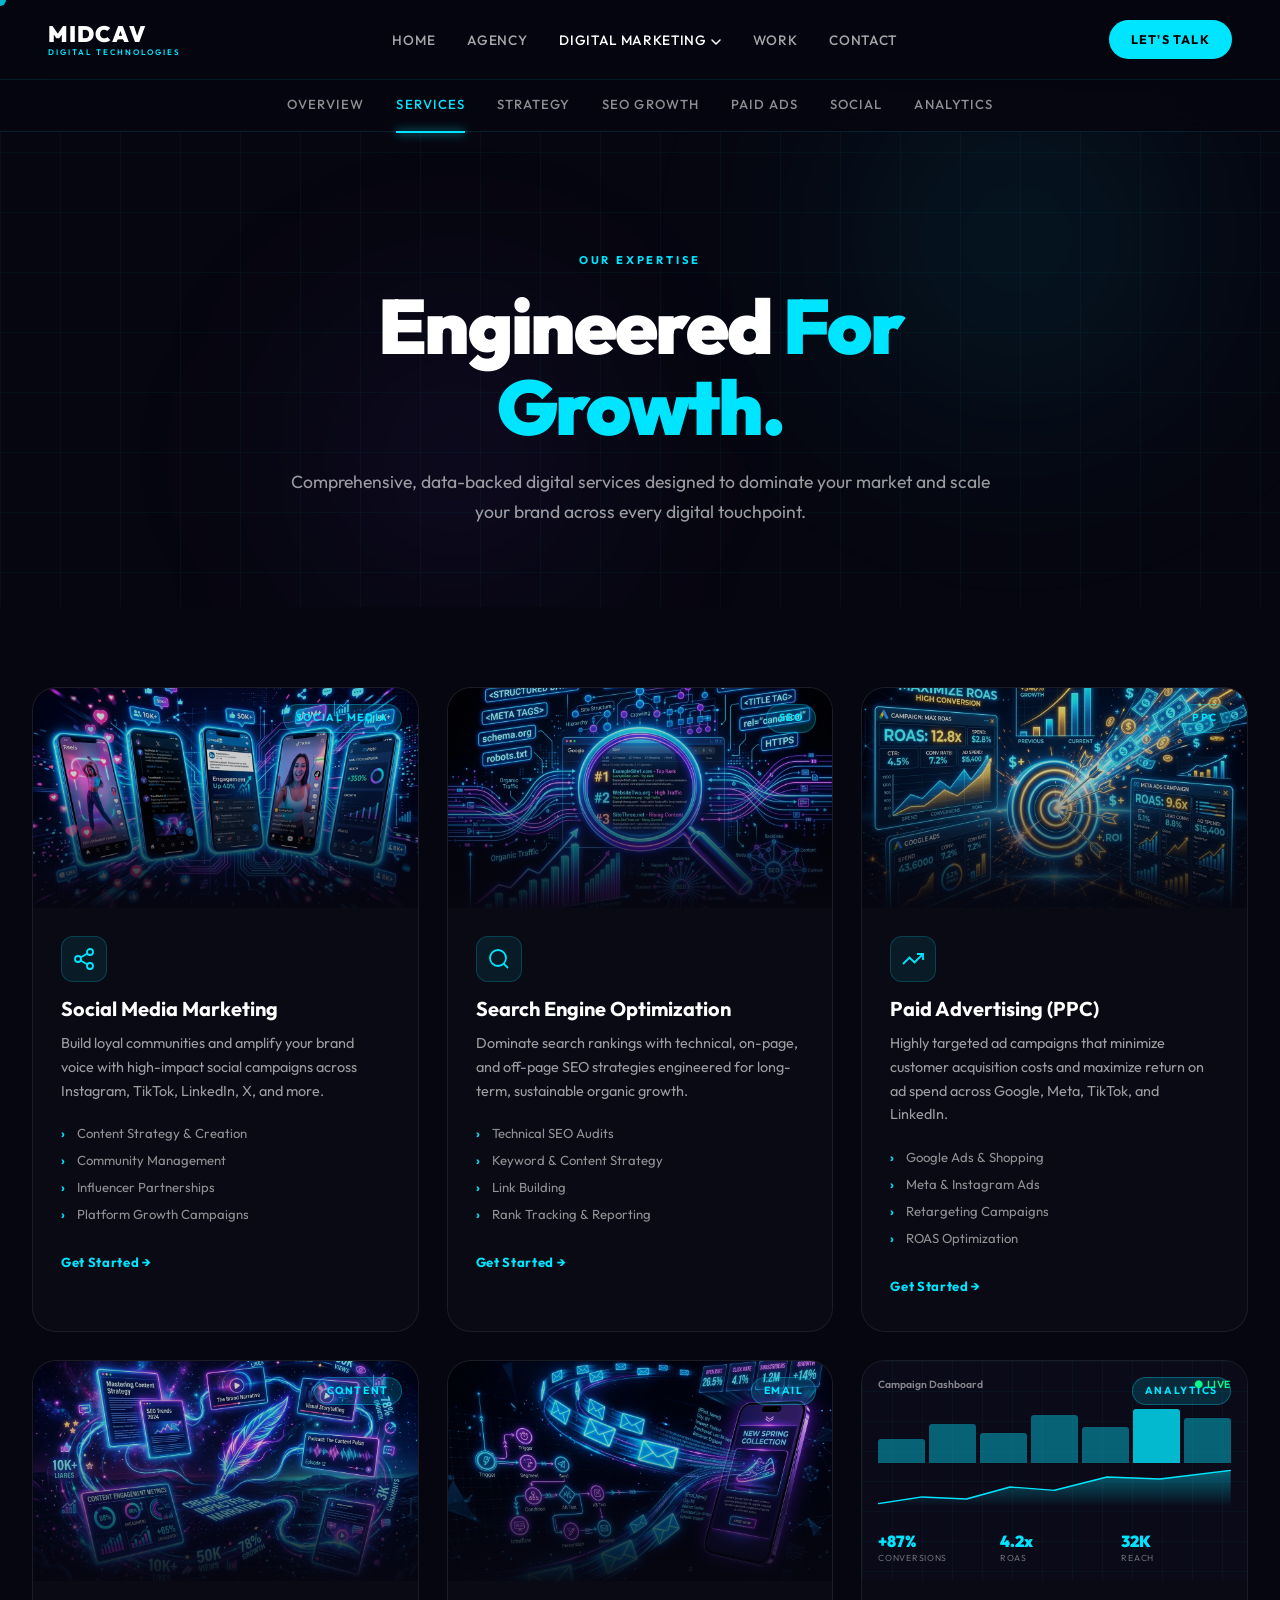
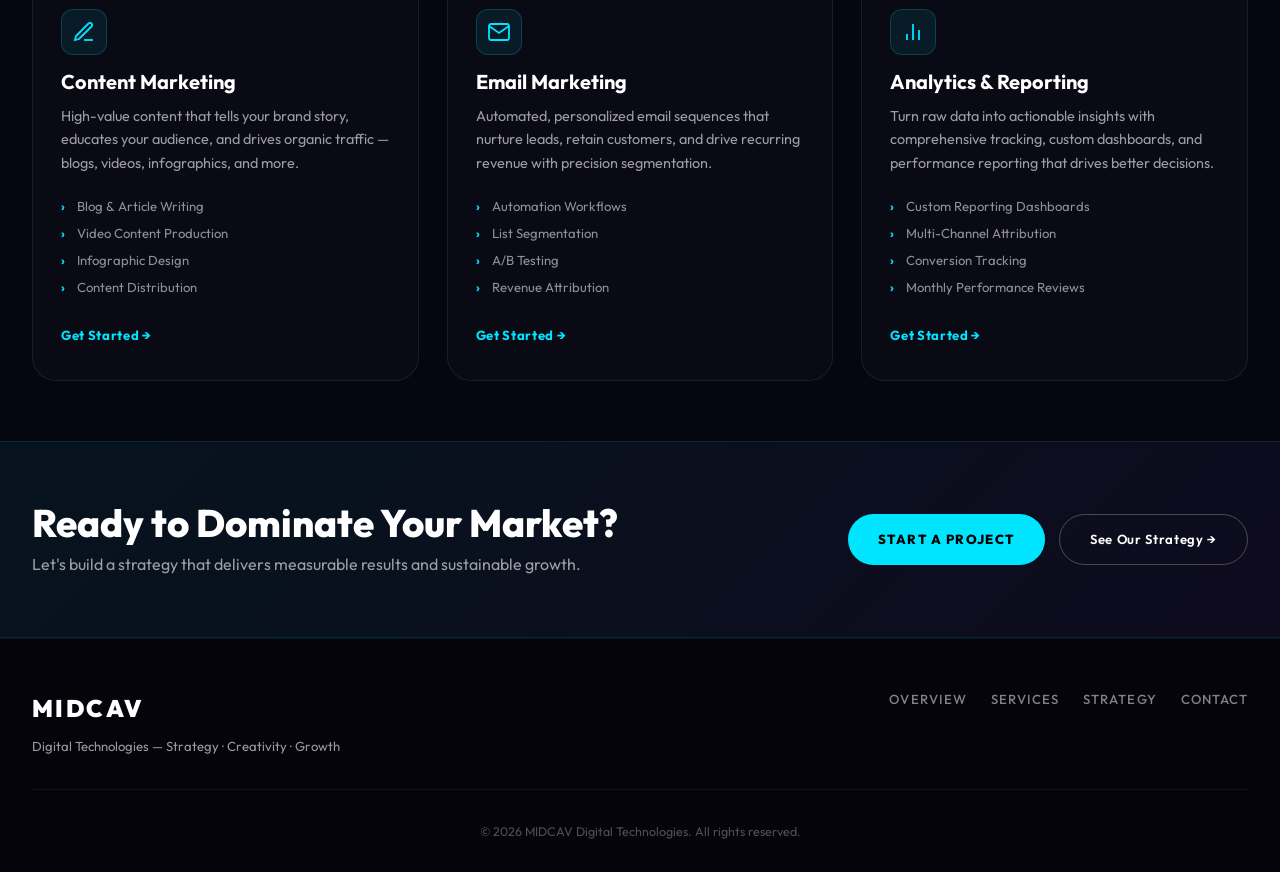
<file: dm-services.html>
<!DOCTYPE html>
<html lang="en">
<head>
  <meta charset="UTF-8" />
  <meta name="viewport" content="width=device-width, initial-scale=1.0" />
  <title>Our Services – Digital Marketing | MIDCAV Digital Technologies</title>
  <meta name="description" content="Explore MIDCAV's full suite of digital marketing services: Social Media Marketing, SEO, Paid Advertising, Content Marketing, Email Marketing, and Analytics." />
  <link rel="stylesheet" href="style.css" />
  <link rel="stylesheet" href="dm-style.css" />
  <link rel="preconnect" href="https://fonts.googleapis.com" />
  <link rel="preconnect" href="https://fonts.gstatic.com" crossorigin />
  <link href="https://fonts.googleapis.com/css2?family=Inter:wght@300;400;500;600;700;800;900&family=Outfit:wght@300;400;600;700;800;900&display=swap" rel="stylesheet" />
</head>
<body class="dm-page">

  <!-- Custom Cursor -->
  <div class="cursor-follower" id="cursor"></div>

  <!-- NAVIGATION -->
  <nav id="navbar" class="dm-navbar">
    <div class="nav-logo">
      <span class="nav-logo-main"><a href="index.html">MIDCAV</a></span>
      <span class="nav-logo-sub">DIGITAL TECHNOLOGIES</span>
    </div>

    <ul class="nav-links">
      <li><a href="index.html">Home</a></li>
      <li><a href="index.html">Agency</a></li>
      <li class="has-dropdown active">
        <a href="digital-marketing.html">Digital Marketing <svg width="10" height="6" viewBox="0 0 10 6" fill="none"><path d="M1 1L5 5L9 1" stroke="currentColor" stroke-width="1.5" stroke-linecap="round" stroke-linejoin="round"/></svg></a>
        <div class="dropdown-menu">
          <a href="digital-marketing.html">Overview</a>
          <a href="dm-services.html" class="active">Our Services</a>
          <a href="dm-strategy.html">Strategy &amp; Results</a>
          <a href="dm-seo-growth.html">SEO &amp; Organic Growth</a>
          <a href="dm-performance-ads.html">Performance Ads</a>
          <a href="dm-social-influence.html">Social &amp; Influencer</a>
          <a href="dm-analytics-roi.html">Analytics &amp; ROI</a>
        </div>
      </li>
      <li><a href="index.html#work">Work</a></li>
      <li><a href="index.html#contact">Contact</a></li>
    </ul>

    <div class="nav-actions">
      <a href="index.html#contact" class="nav-cta-btn" id="nav-lets-talk">Let's Talk</a>
      <button class="hamburger-btn" id="hamburger-btn" aria-label="Open menu">
        <svg width="24" height="24" viewBox="0 0 24 24" fill="none" stroke="currentColor" stroke-width="2"><path d="M4 6H20M4 12H20M4 18H20"/></svg>
      </button>
    </div>
  </nav>

  <!-- MOBILE MENU -->
  <div class="dm-mobile-menu" id="dm-mobile-menu">
    <a href="index.html">Home</a>
    <a href="index.html">Agency</a>
    <a href="digital-marketing.html">Digital Marketing – Overview</a>
    <a href="dm-services.html" class="active">Our Services</a>
    <a href="dm-strategy.html">Strategy &amp; Results</a>
    <a href="dm-seo-growth.html">SEO &amp; Organic Growth</a>
    <a href="dm-performance-ads.html">Performance Ads</a>
    <a href="dm-social-influence.html">Social &amp; Influencer</a>
    <a href="dm-analytics-roi.html">Analytics &amp; ROI</a>
    <a href="index.html#work">Work</a>
    <a href="index.html#contact">Contact</a>
  </div>

  <!-- DM SUB NAV -->
  <div class="dm-sub-nav" id="dm-sub-nav">
    <div class="container">
      <a href="digital-marketing.html" id="subnav-overview">Overview</a>
      <a href="dm-services.html" class="active" id="subnav-services">Services</a>
      <a href="dm-strategy.html" id="subnav-strategy">Strategy</a>
      <a href="dm-seo-growth.html">SEO Growth</a>
      <a href="dm-performance-ads.html">Paid Ads</a>
      <a href="dm-social-influence.html">Social</a>
      <a href="dm-analytics-roi.html">Analytics</a>
    </div>
  </div>

  <main>

    <!-- ═══════════════════════════════════════ -->
    <!-- SERVICES HERO STRIP                     -->
    <!-- ═══════════════════════════════════════ -->
    <section class="dms-hero" id="dms-hero">
      <div class="dmh-orb dmh-orb-1" style="top:-20%;left:60%;"></div>
      <div class="dmh-orb dmh-orb-2" style="bottom:-10%;left:20%;"></div>
      <div class="dmh-grid-bg"></div>
      <div class="container">
        <div class="dms-hero-content reveal-fade">
          <p class="dmh-section-eyebrow">OUR EXPERTISE</p>
          <h1 class="dms-hero-title">Engineered <span class="dmh-accent">For Growth.</span></h1>
          <p class="dms-hero-sub">Comprehensive, data-backed digital services designed to dominate your market and scale your brand across every digital touchpoint.</p>
        </div>
      </div>
    </section>

    <!-- ═══════════════════════════════════════ -->
    <!-- SERVICES GRID                           -->
    <!-- ═══════════════════════════════════════ -->
    <section class="dms-grid-section" id="dms-grid">
      <div class="container">

        <div class="dms-cards-grid">

          <!-- Card 1: Social Media Marketing -->
          <div class="dms-card" id="social" tabindex="0">
            <div class="dms-card-img-wrap">
              <img src="svc_social.jpg" alt="Social Media Marketing" class="dms-card-img" />
              <div class="dms-card-img-overlay"></div>
              <div class="dms-card-badge">Social Media</div>
            </div>
            <div class="dms-card-body">
              <div class="dms-card-icon">
                <svg width="24" height="24" viewBox="0 0 24 24" fill="none" stroke="currentColor" stroke-width="1.8"><circle cx="18" cy="5" r="3"/><circle cx="6" cy="12" r="3"/><circle cx="18" cy="19" r="3"/><line x1="8.59" y1="13.51" x2="15.42" y2="17.49"/><line x1="15.41" y1="6.51" x2="8.59" y2="10.49"/></svg>
              </div>
              <h3>Social Media Marketing</h3>
              <p>Build loyal communities and amplify your brand voice with high-impact social campaigns across Instagram, TikTok, LinkedIn, X, and more.</p>
              <ul class="dms-features">
                <li>Content Strategy &amp; Creation</li>
                <li>Community Management</li>
                <li>Influencer Partnerships</li>
                <li>Platform Growth Campaigns</li>
              </ul>
              <a href="index.html#contact" class="dms-card-cta" id="cta-social">Get Started →</a>
            </div>
          </div>

          <!-- Card 2: SEO -->
          <div class="dms-card" id="seo" tabindex="0">
            <div class="dms-card-img-wrap">
              <img src="svc_seo.jpg" alt="Search Engine Optimization" class="dms-card-img" />
              <div class="dms-card-img-overlay"></div>
              <div class="dms-card-badge">SEO</div>
            </div>
            <div class="dms-card-body">
              <div class="dms-card-icon">
                <svg width="24" height="24" viewBox="0 0 24 24" fill="none" stroke="currentColor" stroke-width="1.8"><circle cx="11" cy="11" r="8"/><line x1="21" y1="21" x2="16.65" y2="16.65"/></svg>
              </div>
              <h3>Search Engine Optimization</h3>
              <p>Dominate search rankings with technical, on-page, and off-page SEO strategies engineered for long-term, sustainable organic growth.</p>
              <ul class="dms-features">
                <li>Technical SEO Audits</li>
                <li>Keyword &amp; Content Strategy</li>
                <li>Link Building</li>
                <li>Rank Tracking &amp; Reporting</li>
              </ul>
              <a href="index.html#contact" class="dms-card-cta" id="cta-seo">Get Started →</a>
            </div>
          </div>

          <!-- Card 3: Paid Advertising -->
          <div class="dms-card" id="paid" tabindex="0">
            <div class="dms-card-img-wrap">
              <img src="svc_paid.jpg" alt="Paid Advertising PPC" class="dms-card-img" />
              <div class="dms-card-img-overlay"></div>
              <div class="dms-card-badge">PPC</div>
            </div>
            <div class="dms-card-body">
              <div class="dms-card-icon">
                <svg width="24" height="24" viewBox="0 0 24 24" fill="none" stroke="currentColor" stroke-width="1.8"><polyline points="22 7 13.5 15.5 8.5 10.5 2 17"/><polyline points="16 7 22 7 22 13"/></svg>
              </div>
              <h3>Paid Advertising (PPC)</h3>
              <p>Highly targeted ad campaigns that minimize customer acquisition costs and maximize return on ad spend across Google, Meta, TikTok, and LinkedIn.</p>
              <ul class="dms-features">
                <li>Google Ads &amp; Shopping</li>
                <li>Meta &amp; Instagram Ads</li>
                <li>Retargeting Campaigns</li>
                <li>ROAS Optimization</li>
              </ul>
              <a href="index.html#contact" class="dms-card-cta" id="cta-paid">Get Started →</a>
            </div>
          </div>

          <!-- Card 4: Content Marketing -->
          <div class="dms-card" id="content" tabindex="0">
            <div class="dms-card-img-wrap">
              <img src="svc_content.jpg" alt="Content Marketing" class="dms-card-img" />
              <div class="dms-card-img-overlay"></div>
              <div class="dms-card-badge">Content</div>
            </div>
            <div class="dms-card-body">
              <div class="dms-card-icon">
                <svg width="24" height="24" viewBox="0 0 24 24" fill="none" stroke="currentColor" stroke-width="1.8"><path d="M12 20h9"/><path d="M16.5 3.5a2.121 2.121 0 013 3L7 19l-4 1 1-4L16.5 3.5z"/></svg>
              </div>
              <h3>Content Marketing</h3>
              <p>High-value content that tells your brand story, educates your audience, and drives organic traffic — blogs, videos, infographics, and more.</p>
              <ul class="dms-features">
                <li>Blog &amp; Article Writing</li>
                <li>Video Content Production</li>
                <li>Infographic Design</li>
                <li>Content Distribution</li>
              </ul>
              <a href="index.html#contact" class="dms-card-cta" id="cta-content">Get Started →</a>
            </div>
          </div>

          <!-- Card 5: Email Marketing -->
          <div class="dms-card" id="email" tabindex="0">
            <div class="dms-card-img-wrap">
              <img src="svc_email.jpg" alt="Email Marketing Automation" class="dms-card-img" />
              <div class="dms-card-img-overlay"></div>
              <div class="dms-card-badge">Email</div>
            </div>
            <div class="dms-card-body">
              <div class="dms-card-icon">
                <svg width="24" height="24" viewBox="0 0 24 24" fill="none" stroke="currentColor" stroke-width="1.8"><path d="M4 4h16c1.1 0 2 .9 2 2v12c0 1.1-.9 2-2 2H4c-1.1 0-2-.9-2-2V6c0-1.1.9-2 2-2z"/><polyline points="22,6 12,13 2,6"/></svg>
              </div>
              <h3>Email Marketing</h3>
              <p>Automated, personalized email sequences that nurture leads, retain customers, and drive recurring revenue with precision segmentation.</p>
              <ul class="dms-features">
                <li>Automation Workflows</li>
                <li>List Segmentation</li>
                <li>A/B Testing</li>
                <li>Revenue Attribution</li>
              </ul>
              <a href="index.html#contact" class="dms-card-cta" id="cta-email">Get Started →</a>
            </div>
          </div>

          <!-- Card 6: Analytics & Reporting (CSS Art) -->
          <div class="dms-card" id="analytics" tabindex="0">
            <div class="dms-card-img-wrap">
              <!-- Premium CSS Dashboard Visual -->
              <div class="dms-analytics-art">
                <div class="dsa-grid-bg"></div>
                <div class="dsa-header">
                  <span>Campaign Dashboard</span>
                  <span class="dsa-live">● LIVE</span>
                </div>
                <!-- Fake Chart Bars -->
                <div class="dsa-chart">
                  <div class="dsa-bar-group">
                    <div class="dsa-bar" style="height:40%;animation-delay:0s;"></div>
                    <div class="dsa-bar" style="height:65%;animation-delay:0.1s;"></div>
                    <div class="dsa-bar" style="height:50%;animation-delay:0.2s;"></div>
                    <div class="dsa-bar" style="height:80%;animation-delay:0.3s;"></div>
                    <div class="dsa-bar" style="height:60%;animation-delay:0.4s;"></div>
                    <div class="dsa-bar" style="height:90%;animation-delay:0.5s;background:rgba(0,229,255,0.8);"></div>
                    <div class="dsa-bar" style="height:75%;animation-delay:0.6s;"></div>
                  </div>
                  <!-- Sparkline -->
                  <svg class="dsa-sparkline" viewBox="0 0 200 60" preserveAspectRatio="none">
                    <defs>
                      <linearGradient id="sg1" x1="0" y1="0" x2="0" y2="1">
                        <stop offset="0%" stop-color="rgba(0,229,255,0.4)"/>
                        <stop offset="100%" stop-color="rgba(0,229,255,0)"/>
                      </linearGradient>
                    </defs>
                    <polyline points="0,55 25,45 50,48 75,30 100,35 130,15 160,18 200,5" stroke="#00e5ff" stroke-width="2" fill="none"/>
                    <polygon points="0,55 25,45 50,48 75,30 100,35 130,15 160,18 200,5 200,60 0,60" fill="url(#sg1)"/>
                  </svg>
                </div>
                <!-- KPI Cards -->
                <div class="dsa-kpis">
                  <div class="dsa-kpi">
                    <span class="dsa-kpi-val">+87%</span>
                    <span class="dsa-kpi-lbl">Conversions</span>
                  </div>
                  <div class="dsa-kpi">
                    <span class="dsa-kpi-val">4.2x</span>
                    <span class="dsa-kpi-lbl">ROAS</span>
                  </div>
                  <div class="dsa-kpi">
                    <span class="dsa-kpi-val">32K</span>
                    <span class="dsa-kpi-lbl">Reach</span>
                  </div>
                </div>
              </div>
              <div class="dms-card-badge">Analytics</div>
            </div>
            <div class="dms-card-body">
              <div class="dms-card-icon">
                <svg width="24" height="24" viewBox="0 0 24 24" fill="none" stroke="currentColor" stroke-width="1.8"><line x1="18" y1="20" x2="18" y2="10"/><line x1="12" y1="20" x2="12" y2="4"/><line x1="6" y1="20" x2="6" y2="14"/></svg>
              </div>
              <h3>Analytics &amp; Reporting</h3>
              <p>Turn raw data into actionable insights with comprehensive tracking, custom dashboards, and performance reporting that drives better decisions.</p>
              <ul class="dms-features">
                <li>Custom Reporting Dashboards</li>
                <li>Multi-Channel Attribution</li>
                <li>Conversion Tracking</li>
                <li>Monthly Performance Reviews</li>
              </ul>
              <a href="index.html#contact" class="dms-card-cta" id="cta-analytics">Get Started →</a>
            </div>
          </div>

        </div><!-- /dms-cards-grid -->
      </div>
    </section>

    <!-- ═══════════════════════════════════════ -->
    <!-- BOTTOM CTA BAND                         -->
    <!-- ═══════════════════════════════════════ -->
    <section class="dms-cta-band reveal-fade" id="dms-cta-band">
      <div class="container">
        <div class="dms-cta-band-inner">
          <div>
            <h2>Ready to Dominate Your Market?</h2>
            <p>Let's build a strategy that delivers measurable results and sustainable growth.</p>
          </div>
          <div class="dms-cta-band-btns">
            <a href="index.html#contact" class="dmh-btn-primary" id="btn-start-project">Start a Project</a>
            <a href="dm-strategy.html" class="dmh-btn-outline" id="btn-see-strategy">See Our Strategy →</a>
          </div>
        </div>
      </div>
    </section>

  </main>

  <!-- FOOTER -->
  <footer class="dm-footer-new">
    <div class="container">
      <div class="dm-footer-inner">
        <div class="dm-footer-brand">
          <span class="dm-footer-logo">MIDCAV</span>
          <p>Digital Technologies — Strategy · Creativity · Growth</p>
        </div>
        <div class="dm-footer-links">
          <a href="digital-marketing.html">Overview</a>
          <a href="dm-services.html">Services</a>
          <a href="dm-strategy.html">Strategy</a>
          <a href="index.html#contact">Contact</a>
        </div>
      </div>
      <div class="dm-footer-bottom">
        <p>&copy; 2026 MIDCAV Digital Technologies. All rights reserved.</p>
      </div>
    </div>
  </footer>

  <script src="script.js"></script>
  <script src="dm-script.js"></script>
</body>
</html>
</file>
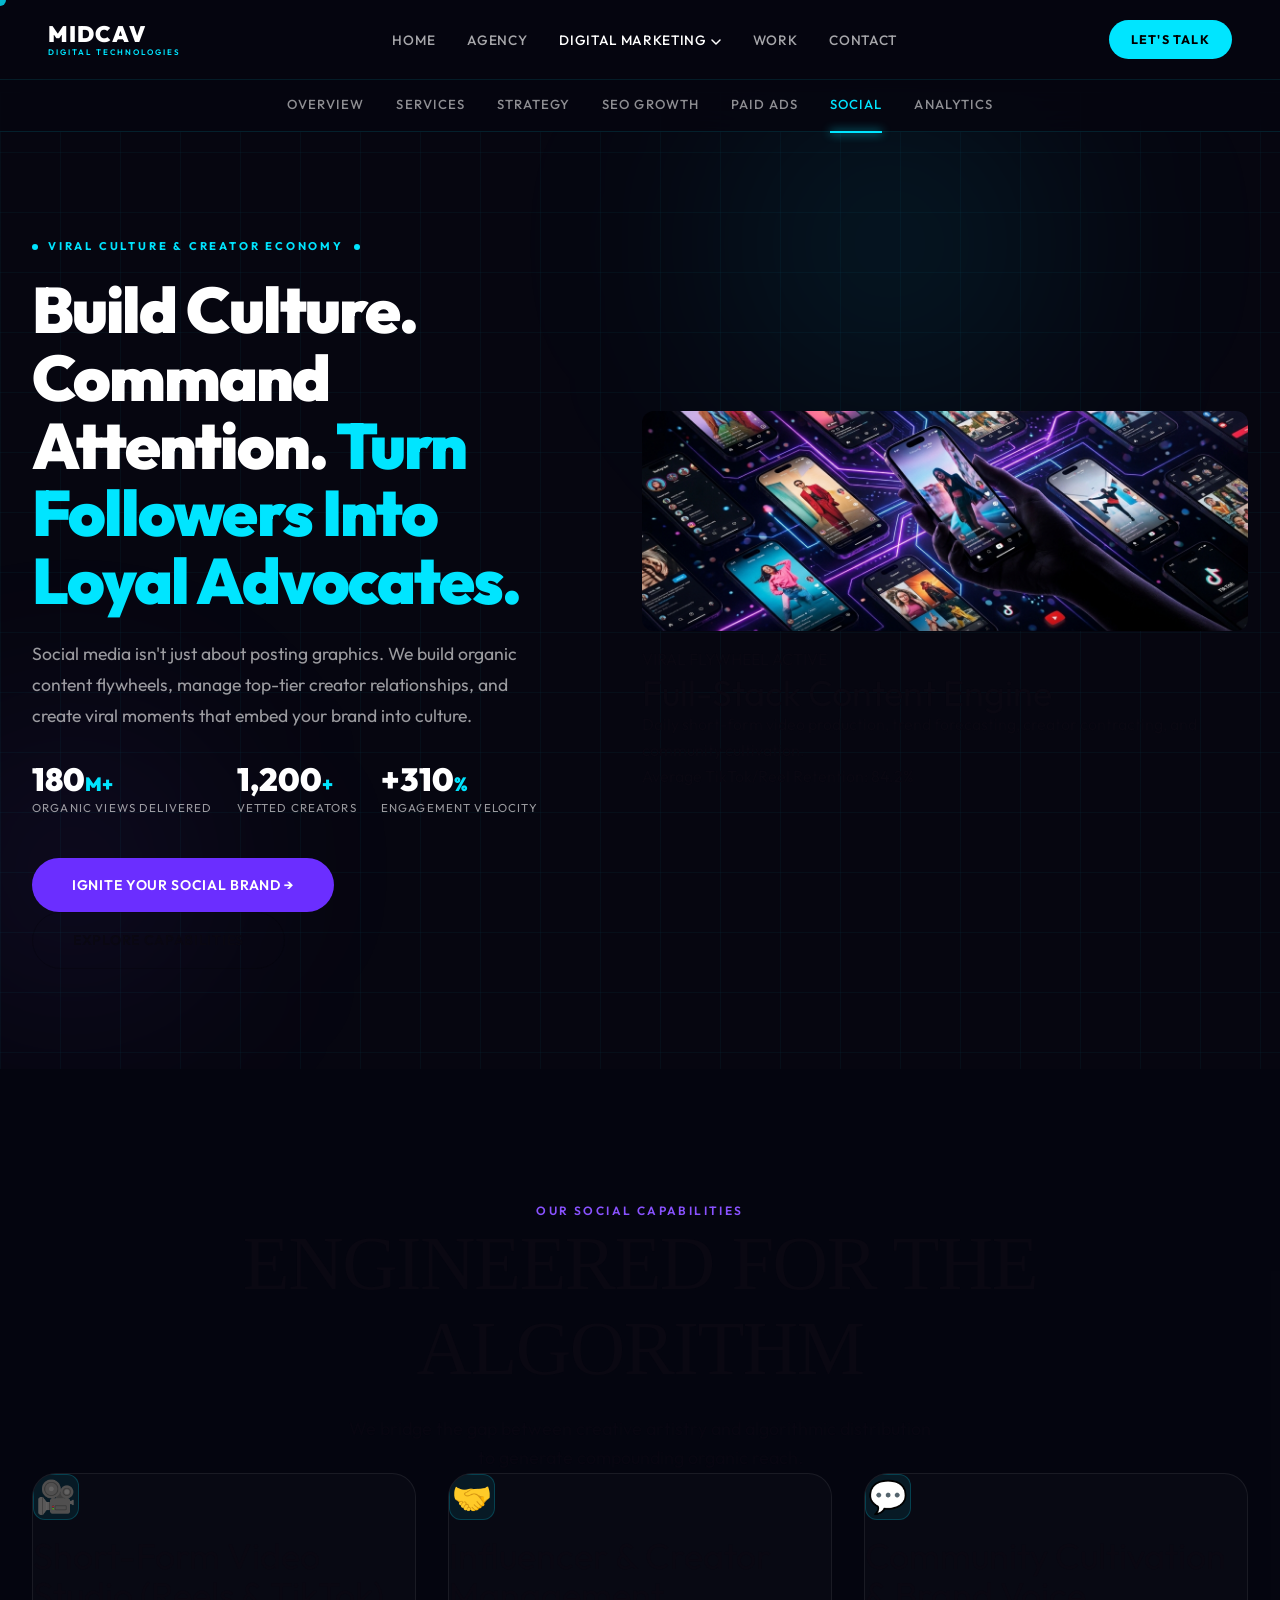
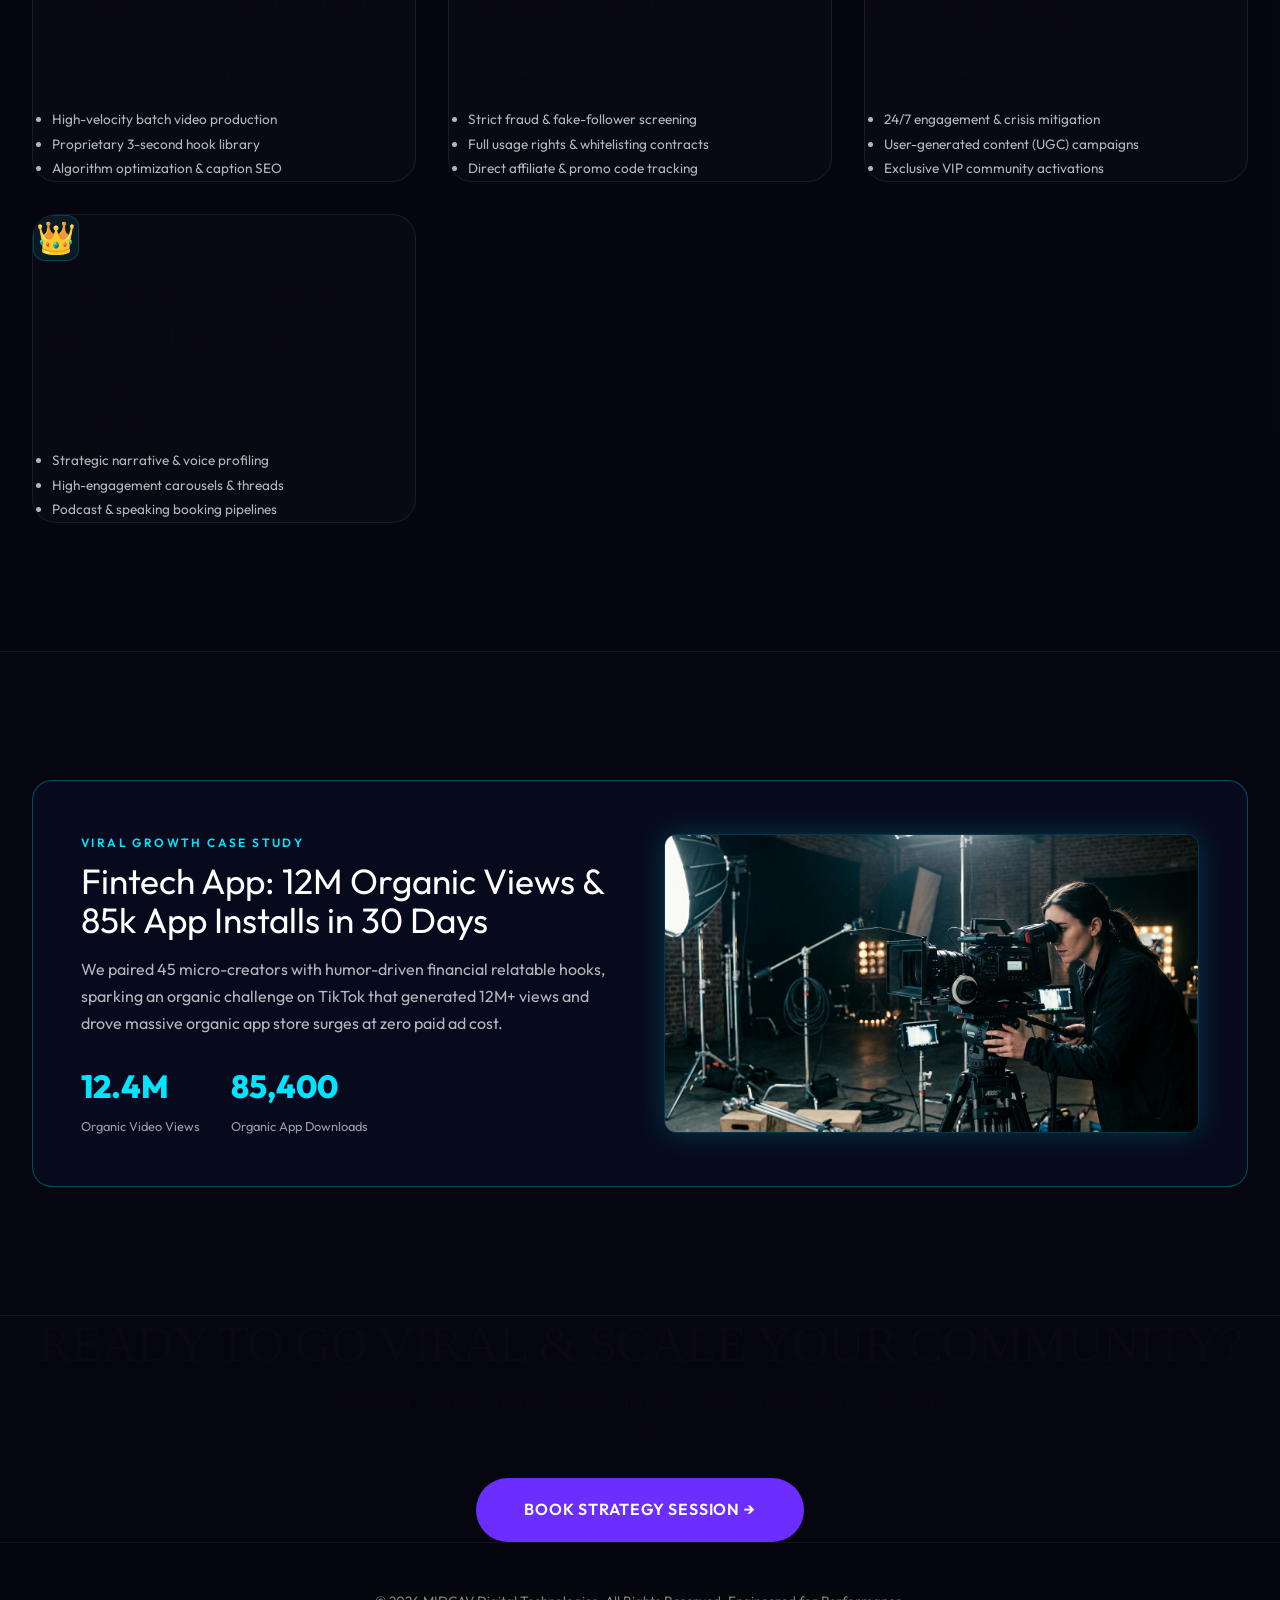
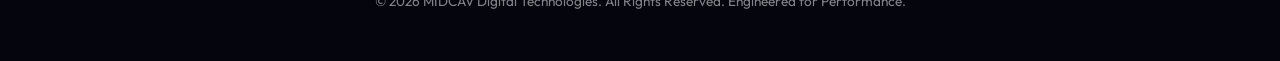
<file: dm-social-influence.html>
﻿<!DOCTYPE html>
<html lang="en">
<head>
  <meta charset="UTF-8" />
  <meta name="viewport" content="width=device-width, initial-scale=1.0" />
  <title>Social Media Strategy &amp; Influencer Engine | MIDCAV Digital</title>
  <meta name="description" content="Build cultural relevance and passionate communities with MIDCAV's Viral Social Media Strategy and Creator &amp; Influencer Marketing engine." />
  <link rel="stylesheet" href="style.css" />
  <link rel="stylesheet" href="dm-style.css" />
  <link rel="preconnect" href="https://fonts.googleapis.com" />
  <link rel="preconnect" href="https://fonts.gstatic.com" crossorigin />
  <link href="https://fonts.googleapis.com/css2?family=Inter:wght@300;400;500;600;700;800;900&family=Outfit:wght@300;400;600;700;800;900&display=swap" rel="stylesheet" />
</head>
<body class="dm-page">

  <!-- Custom Cursor -->
  <div class="cursor-follower" id="cursor"></div>

  <!-- NAVIGATION -->
  <nav id="navbar" class="dm-navbar">
    <div class="nav-logo">
      <span class="nav-logo-main"><a href="index.html">MIDCAV</a></span>
      <span class="nav-logo-sub">DIGITAL TECHNOLOGIES</span>
    </div>

    <ul class="nav-links">
      <li><a href="index.html">Home</a></li>
      <li><a href="index.html">Agency</a></li>
      <li class="has-dropdown active">
        <a href="digital-marketing.html">Digital Marketing <svg width="10" height="6" viewBox="0 0 10 6" fill="none"><path d="M1 1L5 5L9 1" stroke="currentColor" stroke-width="1.5" stroke-linecap="round" stroke-linejoin="round"/></svg></a>
        <div class="dropdown-menu">
          <a href="digital-marketing.html">Overview</a>
          <a href="dm-services.html">Our Services</a>
          <a href="dm-strategy.html">Strategy &amp; Results</a>
          <a href="dm-seo-growth.html">SEO &amp; Organic Growth</a>
          <a href="dm-performance-ads.html">Performance Ads</a>
          <a href="dm-social-influence.html" class="active">Social &amp; Influencer</a>
          <a href="dm-analytics-roi.html">Analytics &amp; ROI</a>
        </div>
      </li>
      <li><a href="index.html#work">Work</a></li>
      <li><a href="index.html#contact">Contact</a></li>
    </ul>

    <div class="nav-actions">
      <a href="index.html#contact" class="nav-cta-btn" id="nav-lets-talk">Let's Talk</a>
      <button class="hamburger-btn" id="hamburger-btn" aria-label="Open menu">
        <svg width="24" height="24" viewBox="0 0 24 24" fill="none" stroke="currentColor" stroke-width="2"><path d="M4 6H20M4 12H20M4 18H20"/></svg>
      </button>
    </div>
  </nav>

  <!-- MOBILE MENU -->
  <div class="dm-mobile-menu" id="dm-mobile-menu">
    <a href="index.html">Home</a>
    <a href="index.html">Agency</a>
    <a href="digital-marketing.html">Digital Marketing – Overview</a>
    <a href="dm-services.html">Our Services</a>
    <a href="dm-strategy.html">Strategy &amp; Results</a>
    <a href="dm-seo-growth.html">SEO &amp; Organic Growth</a>
    <a href="dm-performance-ads.html">Performance Ads</a>
    <a href="dm-social-influence.html" class="active">Social &amp; Influencer</a>
    <a href="dm-analytics-roi.html">Analytics &amp; ROI</a>
    <a href="index.html#work">Work</a>
    <a href="index.html#contact">Contact</a>
  </div>

  <!-- DM SUB NAV -->
  <div class="dm-sub-nav" id="dm-sub-nav">
    <div class="container">
      <a href="digital-marketing.html">Overview</a>
      <a href="dm-services.html">Services</a>
      <a href="dm-strategy.html">Strategy</a>
      <a href="dm-seo-growth.html">SEO Growth</a>
      <a href="dm-performance-ads.html">Paid Ads</a>
      <a href="dm-social-influence.html" class="active">Social</a>
      <a href="dm-analytics-roi.html">Analytics</a>
    </div>
  </div>

  <main>
    <!-- HERO SECTION -->
    <section class="dmh-section" style="min-height: 85vh; padding-top: 140px; position: relative; overflow: hidden;">
      <div class="dmh-orb dmh-orb-1"></div>
      <div class="dmh-orb dmh-orb-2"></div>
      <div class="dmh-grid-bg"></div>

      <div class="container dmh-container">
        <div class="dmh-text reveal-fade">
          <div class="dmh-eyebrow">
            <span class="dmh-dot"></span>
            VIRAL CULTURE &amp; CREATOR ECONOMY
            <span class="dmh-dot"></span>
          </div>
          <h1 class="dmh-headline">
            Build Culture. <br/>Command Attention.
            <span class="dmh-accent">Turn Followers Into Loyal Advocates.</span>
          </h1>
          <p class="dmh-sub">
            Social media isn't just about posting graphics. We build organic content flywheels, manage top-tier creator relationships, and create viral moments that embed your brand into culture.
          </p>

          <div class="dmh-stats-row">
            <div class="dmh-stat-pill">
              <span class="dmh-stat-num">180<span class="dmh-pct">M+</span></span>
              <span class="dmh-stat-lbl">Organic Views Delivered</span>
            </div>
            <div class="dmh-stat-pill">
              <span class="dmh-stat-num">1,200<span class="dmh-pct">+</span></span>
              <span class="dmh-stat-lbl">Vetted Creators</span>
            </div>
            <div class="dmh-stat-pill">
              <span class="dmh-stat-num">+310<span class="dmh-pct">%</span></span>
              <span class="dmh-stat-lbl">Engagement Velocity</span>
            </div>
          </div>

          <div class="dmh-cta-group">
            <a href="index.html#contact" class="btn btn-primary dmh-btn-glow">Ignite Your Social Brand &rarr;</a>
            <a href="#social-pillars" class="btn btn-outline">Explore Capabilities</a>
          </div>
        </div>

        <div class="dmh-visual reveal-fade">
          <div class="dmh-card-stack">
            <div class="dmh-feature-card main-feature">
              <div class="dmh-card-glow"></div>
              <img src="dm_social.jpg" alt="Social Media Production" class="dmh-card-img" style="border-radius: 12px; margin-bottom: 1rem; width: 100%; height: 220px; object-fit: cover;" />
              <div class="dmh-card-badge">VIRAL FLYWHEEL ACTIVE</div>
              <h3>Full-Stack Content Engine</h3>
              <p>Daily short-form video production, trend forecasting, creator contracting, and community cultivation.</p>
              <div class="dmh-live-metric">
                <span class="pulse-dot"></span>
                <span>Average TikTok/Reel Retention: 84.2%</span>
              </div>
            </div>
          </div>
        </div>
      </div>
    </section>

    <!-- CAPABILITIES GRID -->
    <section class="dms-section pt-lg pb-lg" id="social-pillars" style="background: rgba(4,6,16,0.6); position: relative;">
      <div class="container">
        <div class="text-center mb-xl reveal-fade">
          <span class="eyebrow">OUR SOCIAL CAPABILITIES</span>
          <h2 class="section-title">ENGINEERED FOR THE ALGORITHM</h2>
          <p class="section-desc">We bridge the gap between creative artistry and algorithmic distribution to generate compounding organic reach.</p>
        </div>

        <div class="dms-grid" style="display: grid; grid-template-columns: repeat(auto-fit, minmax(320px, 1fr)); gap: 2rem;">
          <!-- Pillar 1 -->
          <div class="dms-card reveal-fade">
            <div class="dms-card-icon" style="font-size: 2rem; color: #00e5ff; margin-bottom: 1rem;">🎥</div>
            <h3>Short-Form Video Studio (Reels &amp; TikTok)</h3>
            <p>End-to-end scripting, filming, dynamic pacing, kinetic typography, and audio trend synchronization designed for explosive viral reach.</p>
            <ul style="color: rgba(255,255,255,0.7); font-size: 0.85rem; line-height: 1.8; margin-top: 1rem; padding-left: 1.2rem;">
              <li>High-velocity batch video production</li>
              <li>Proprietary 3-second hook library</li>
              <li>Algorithm optimization &amp; caption SEO</li>
            </ul>
          </div>

          <!-- Pillar 2 -->
          <div class="dms-card reveal-fade">
            <div class="dms-card-icon" style="font-size: 2rem; color: #00e5ff; margin-bottom: 1rem;">🤝</div>
            <h3>Influencer &amp; Creator Management</h3>
            <p>From micro-influencer seedings to celebrity brand ambassadors, we source, negotiate, brief, and track high-converting creator campaigns.</p>
            <ul style="color: rgba(255,255,255,0.7); font-size: 0.85rem; line-height: 1.8; margin-top: 1rem; padding-left: 1.2rem;">
              <li>Strict fraud &amp; fake-follower screening</li>
              <li>Full usage rights &amp; whitelisting contracts</li>
              <li>Direct affiliate &amp; promo code tracking</li>
            </ul>
          </div>

          <!-- Pillar 3 -->
          <div class="dms-card reveal-fade">
            <div class="dms-card-icon" style="font-size: 2rem; color: #00e5ff; margin-bottom: 1rem;">💬</div>
            <h3>Community Cultivation &amp; Brand Voice</h3>
            <p>Turn passive scrollers into dedicated super-fans. We manage active comment sections, DM customer funnels, and real-time social conversations.</p>
            <ul style="color: rgba(255,255,255,0.7); font-size: 0.85rem; line-height: 1.8; margin-top: 1rem; padding-left: 1.2rem;">
              <li>24/7 engagement &amp; crisis mitigation</li>
              <li>User-generated content (UGC) campaigns</li>
              <li>Exclusive VIP community activations</li>
            </ul>
          </div>

          <!-- Pillar 4 -->
          <div class="dms-card reveal-fade">
            <div class="dms-card-icon" style="font-size: 2rem; color: #00e5ff; margin-bottom: 1rem;">👑</div>
            <h3>Executive &amp; Founder Personal Branding</h3>
            <p>Position your founders and executives as undisputed industry leaders on LinkedIn and X (Twitter) with ghostwritten thought leadership.</p>
            <ul style="color: rgba(255,255,255,0.7); font-size: 0.85rem; line-height: 1.8; margin-top: 1rem; padding-left: 1.2rem;">
              <li>Strategic narrative &amp; voice profiling</li>
              <li>High-engagement carousels &amp; threads</li>
              <li>Podcast &amp; speaking booking pipelines</li>
            </ul>
          </div>
        </div>
      </div>
    </section>

    <!-- CASE STUDY -->
    <section class="dm-case-study pt-lg pb-lg" style="border-top: 1px solid rgba(0,229,255,0.1); border-bottom: 1px solid rgba(0,229,255,0.1);">
      <div class="container">
        <div class="case-study-card" style="background: rgba(8,12,32,0.8); border: 1px solid rgba(0,229,255,0.3); border-radius: 20px; padding: 3rem; display: grid; grid-template-columns: 1fr 1fr; gap: 3rem; align-items: center;">
          <div>
            <span class="eyebrow" style="color: #00e5ff;">VIRAL GROWTH CASE STUDY</span>
            <h3 style="font-size: 2.2rem; margin: 0.5rem 0 1rem; color: #fff;">Fintech App: 12M Organic Views &amp; 85k App Installs in 30 Days</h3>
            <p style="color: rgba(255,255,255,0.7); line-height: 1.7; margin-bottom: 1.5rem;">We paired 45 micro-creators with humor-driven financial relatable hooks, sparking an organic challenge on TikTok that generated 12M+ views and drove massive organic app store surges at zero paid ad cost.</p>
            <div style="display: flex; gap: 2rem;">
              <div>
                <span style="font-size: 2rem; font-weight: 800; color: #00e5ff; display: block;">12.4M</span>
                <span style="font-size: 0.8rem; color: rgba(255,255,255,0.6);">Organic Video Views</span>
              </div>
              <div>
                <span style="font-size: 2rem; font-weight: 800; color: #00e5ff; display: block;">85,400</span>
                <span style="font-size: 0.8rem; color: rgba(255,255,255,0.6);">Organic App Downloads</span>
              </div>
            </div>
          </div>
          <div>
            <img src="video_production.jpg" alt="Social Media Production &amp; Impact" style="width: 100%; border-radius: 12px; border: 1px solid rgba(0,229,255,0.2); box-shadow: 0 0 30px rgba(0,229,255,0.2);" />
          </div>
        </div>
      </div>
    </section>

    <!-- CALL TO ACTION -->
    <section class="dm-cta-section text-center pt-xl pb-xl" style="position: relative; overflow: hidden;">
      <div class="container reveal-fade">
        <h2 class="section-title" style="font-size: 3.2rem; margin-bottom: 1rem;">READY TO GO VIRAL &amp; SCALE YOUR COMMUNITY?</h2>
        <p class="section-desc" style="max-width: 650px; margin: 0 auto 2rem;">Schedule a creative strategy session and let us map out your next 30 viral video concepts.</p>
        <a href="index.html#contact" class="btn btn-primary dmh-btn-glow" style="padding: 1.2rem 3rem; font-size: 1rem;">Book Strategy Session &rarr;</a>
      </div>
    </section>
  </main>

  <footer class="dm-footer" style="background: #04050d; border-top: 1px solid rgba(255,255,255,0.06); padding: 3rem 0; text-align: center; color: rgba(255,255,255,0.5); font-size: 0.85rem;">
    <div class="container">
      <p>&copy; 2026 MIDCAV Digital Technologies. All Rights Reserved. Engineered for Performance.</p>
    </div>
  </footer>

  <script src="script.js"></script>
</body>
</html>
</file>
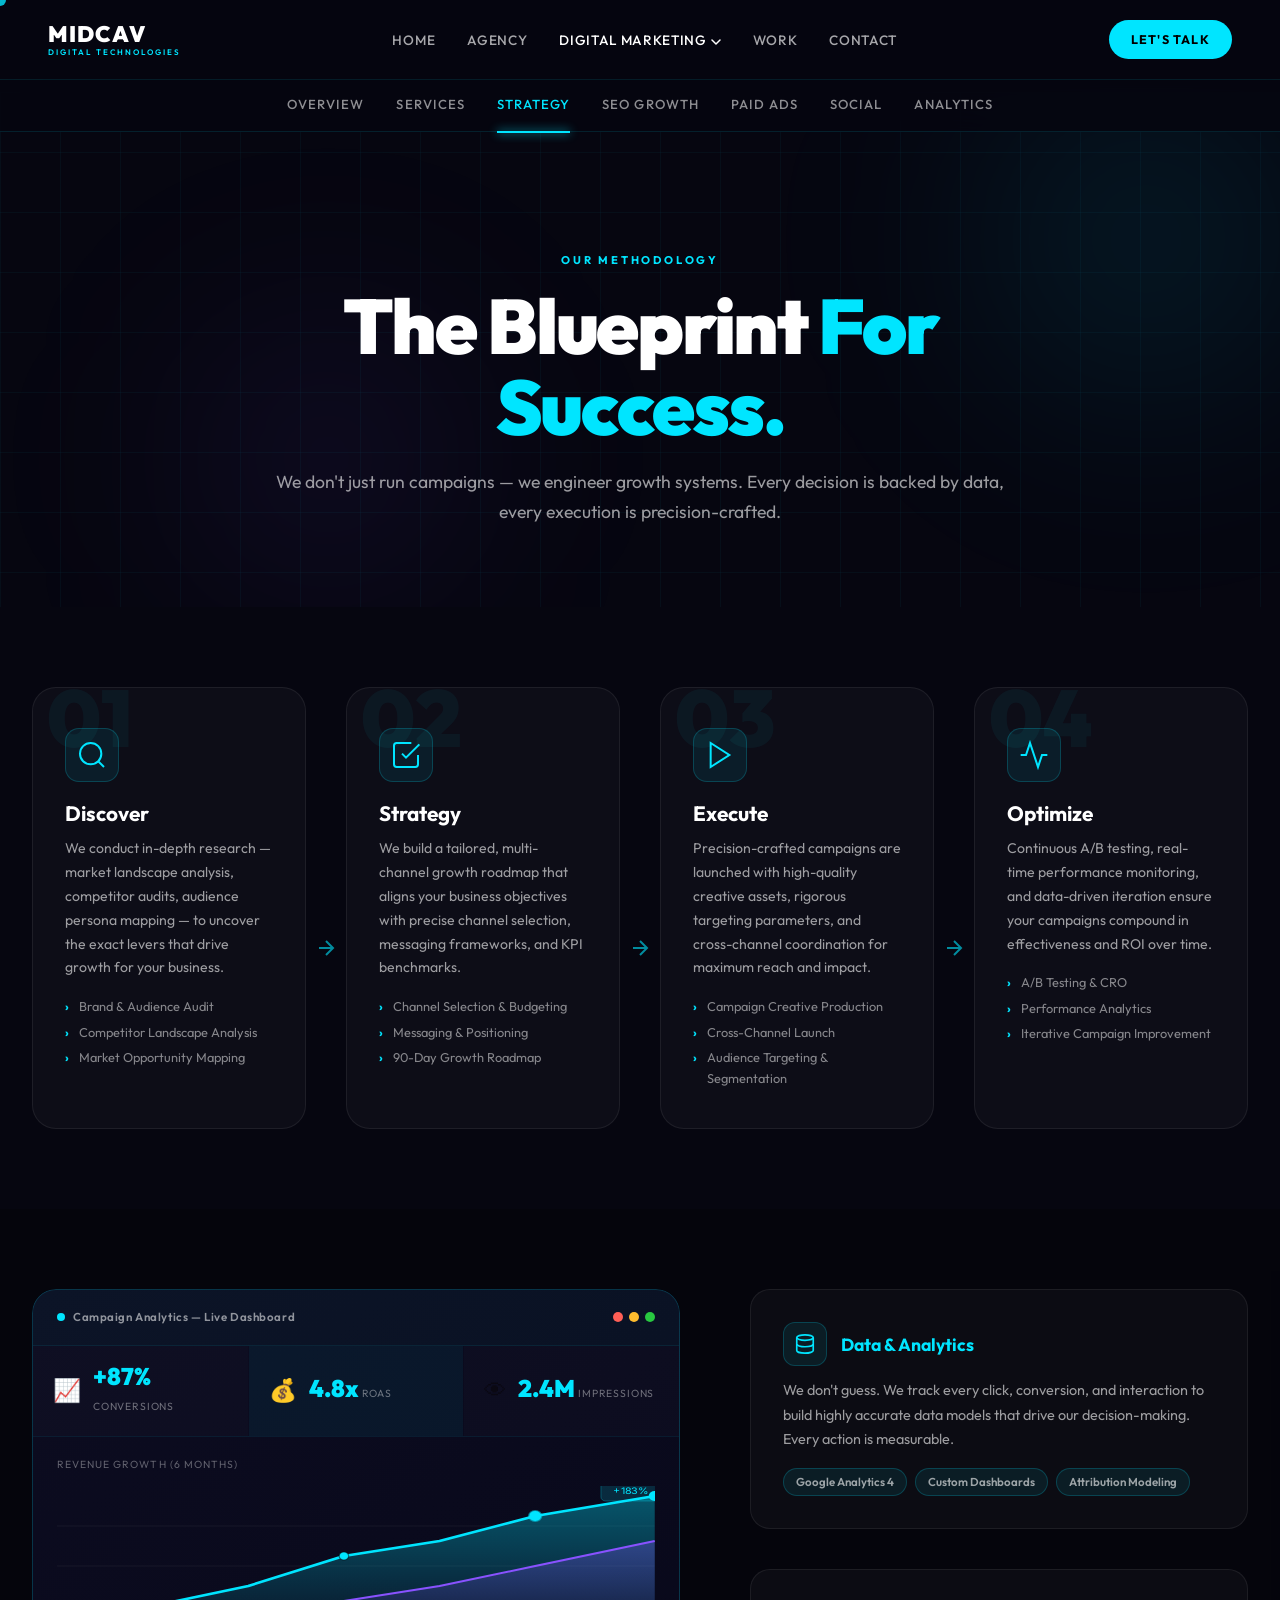
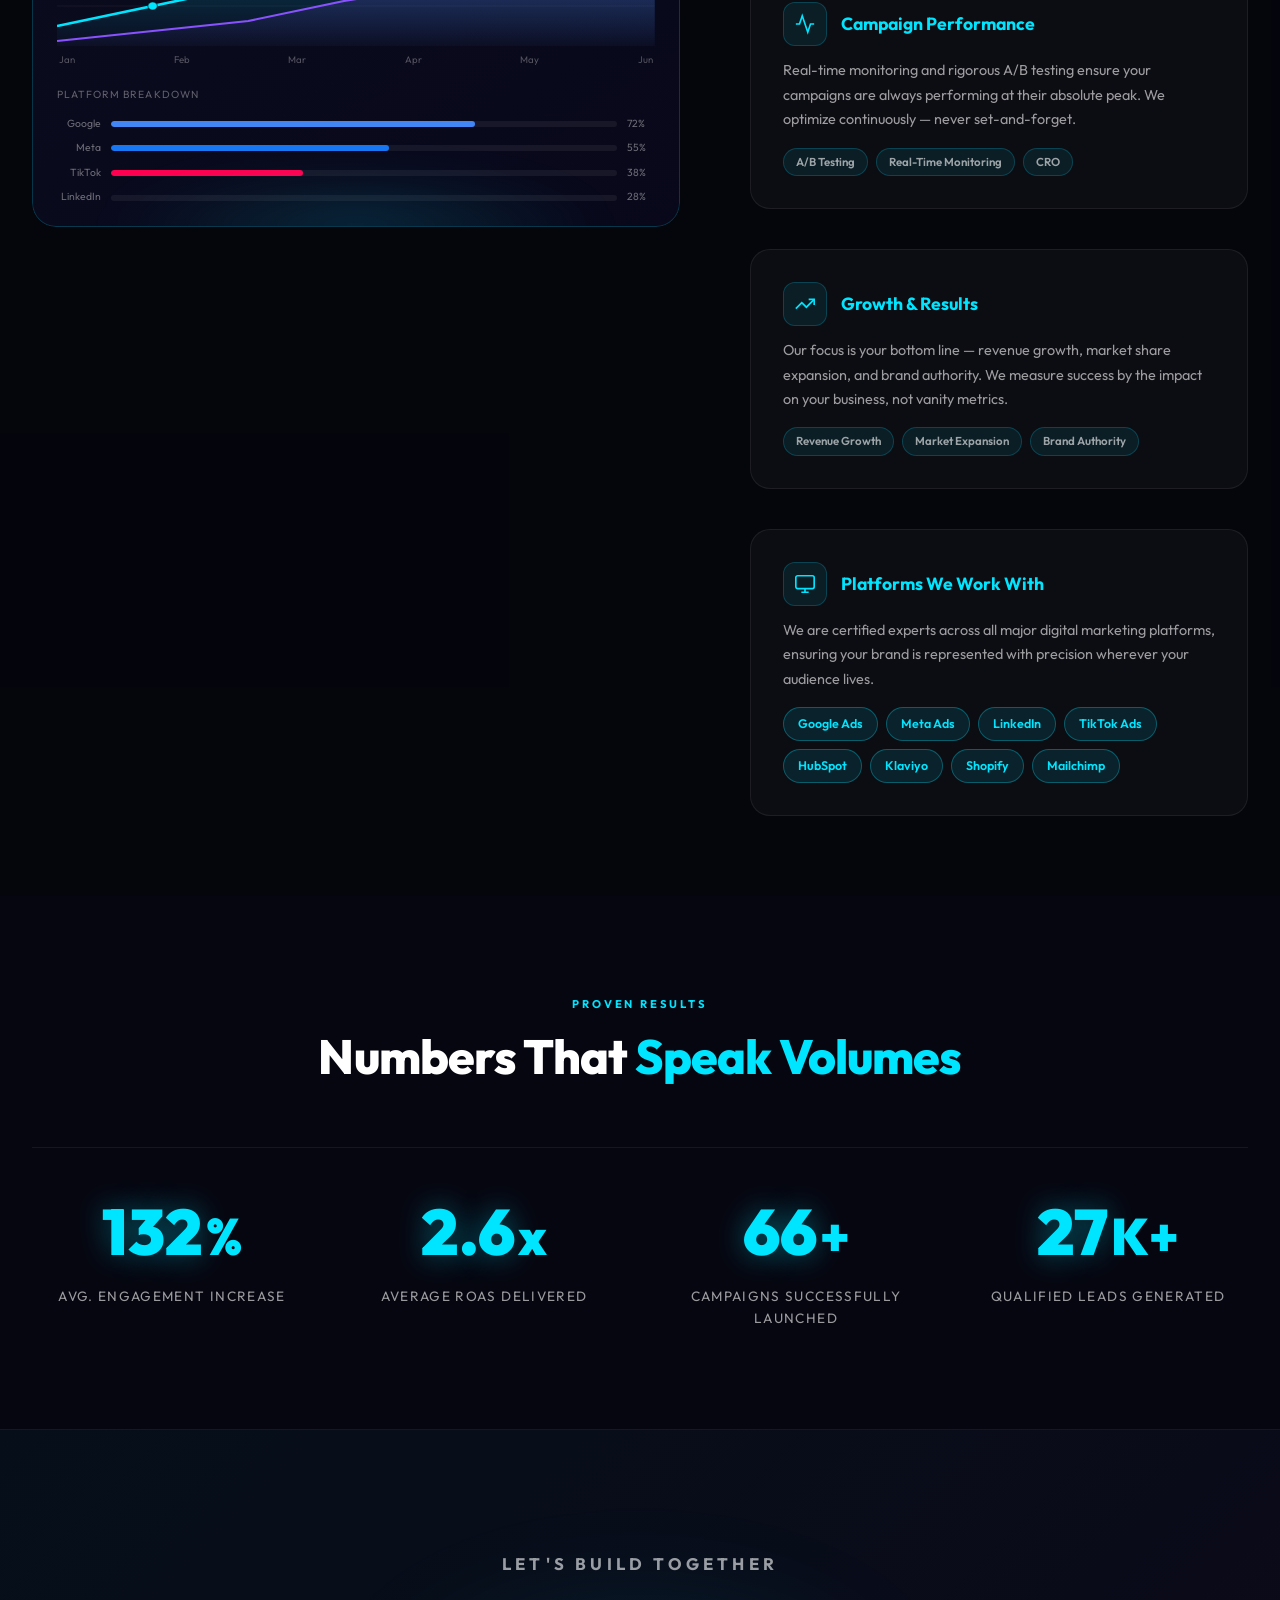
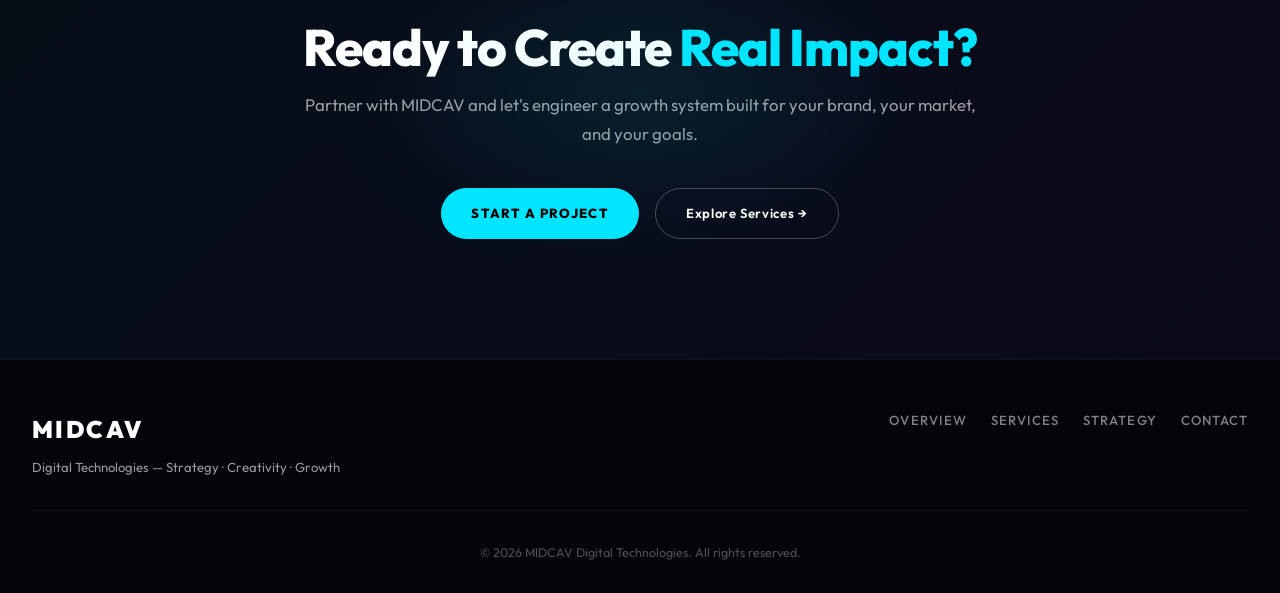
<file: dm-strategy.html>
<!DOCTYPE html>
<html lang="en">
<head>
  <meta charset="UTF-8" />
  <meta name="viewport" content="width=device-width, initial-scale=1.0" />
  <title>Strategy &amp; Results – Digital Marketing | MIDCAV Digital Technologies</title>
  <meta name="description" content="Discover MIDCAV's proven digital marketing process: Discover, Strategy, Execute, Optimize. Data-driven results across all platforms." />
  <link rel="stylesheet" href="style.css" />
  <link rel="stylesheet" href="dm-style.css" />
  <link rel="preconnect" href="https://fonts.googleapis.com" />
  <link rel="preconnect" href="https://fonts.gstatic.com" crossorigin />
  <link href="https://fonts.googleapis.com/css2?family=Inter:wght@300;400;500;600;700;800;900&family=Outfit:wght@300;400;600;700;800;900&display=swap" rel="stylesheet" />
</head>
<body class="dm-page">

  <!-- Custom Cursor -->
  <div class="cursor-follower" id="cursor"></div>

  <!-- NAVIGATION -->
  <nav id="navbar" class="dm-navbar">
    <div class="nav-logo">
      <span class="nav-logo-main"><a href="index.html">MIDCAV</a></span>
      <span class="nav-logo-sub">DIGITAL TECHNOLOGIES</span>
    </div>

    <ul class="nav-links">
      <li><a href="index.html">Home</a></li>
      <li><a href="index.html">Agency</a></li>
      <li class="has-dropdown active">
        <a href="digital-marketing.html">Digital Marketing <svg width="10" height="6" viewBox="0 0 10 6" fill="none"><path d="M1 1L5 5L9 1" stroke="currentColor" stroke-width="1.5" stroke-linecap="round" stroke-linejoin="round"/></svg></a>
        <div class="dropdown-menu">
          <a href="digital-marketing.html">Overview</a>
          <a href="dm-services.html">Our Services</a>
          <a href="dm-strategy.html" class="active">Strategy &amp; Results</a>
          <a href="dm-seo-growth.html">SEO &amp; Organic Growth</a>
          <a href="dm-performance-ads.html">Performance Ads</a>
          <a href="dm-social-influence.html">Social &amp; Influencer</a>
          <a href="dm-analytics-roi.html">Analytics &amp; ROI</a>
        </div>
      </li>
      <li><a href="index.html#work">Work</a></li>
      <li><a href="index.html#contact">Contact</a></li>
    </ul>

    <div class="nav-actions">
      <a href="index.html#contact" class="nav-cta-btn" id="nav-lets-talk">Let's Talk</a>
      <button class="hamburger-btn" id="hamburger-btn" aria-label="Open menu">
        <svg width="24" height="24" viewBox="0 0 24 24" fill="none" stroke="currentColor" stroke-width="2"><path d="M4 6H20M4 12H20M4 18H20"/></svg>
      </button>
    </div>
  </nav>

  <!-- MOBILE MENU -->
  <div class="dm-mobile-menu" id="dm-mobile-menu">
    <a href="index.html">Home</a>
    <a href="index.html">Agency</a>
    <a href="digital-marketing.html">Digital Marketing – Overview</a>
    <a href="dm-services.html">Our Services</a>
    <a href="dm-strategy.html" class="active">Strategy &amp; Results</a>
    <a href="dm-seo-growth.html">SEO &amp; Organic Growth</a>
    <a href="dm-performance-ads.html">Performance Ads</a>
    <a href="dm-social-influence.html">Social &amp; Influencer</a>
    <a href="dm-analytics-roi.html">Analytics &amp; ROI</a>
    <a href="index.html#work">Work</a>
    <a href="index.html#contact">Contact</a>
  </div>

  <!-- DM SUB NAV -->
  <div class="dm-sub-nav" id="dm-sub-nav">
    <div class="container">
      <a href="digital-marketing.html" id="subnav-overview">Overview</a>
      <a href="dm-services.html" id="subnav-services">Services</a>
      <a href="dm-strategy.html" class="active" id="subnav-strategy">Strategy</a>
      <a href="dm-seo-growth.html">SEO Growth</a>
      <a href="dm-performance-ads.html">Paid Ads</a>
      <a href="dm-social-influence.html">Social</a>
      <a href="dm-analytics-roi.html">Analytics</a>
    </div>
  </div>

  <main>

    <!-- ═══════════════════════════════════════ -->
    <!-- STRATEGY HERO                           -->
    <!-- ═══════════════════════════════════════ -->
    <section class="dmst-hero" id="dmst-hero">
      <div class="dmh-orb dmh-orb-1" style="top:-20%;left:70%;"></div>
      <div class="dmh-orb dmh-orb-2" style="bottom:-10%;left:10%;"></div>
      <div class="dmh-grid-bg"></div>
      <div class="container">
        <div class="dmst-hero-content reveal-fade">
          <p class="dmh-section-eyebrow">OUR METHODOLOGY</p>
          <h1 class="dmst-hero-title">The Blueprint <span class="dmh-accent">For Success.</span></h1>
          <p class="dmst-hero-sub">We don't just run campaigns — we engineer growth systems. Every decision is backed by data, every execution is precision-crafted.</p>
        </div>
      </div>
    </section>

    <!-- ═══════════════════════════════════════ -->
    <!-- PROCESS STEPS (FULL)                    -->
    <!-- ═══════════════════════════════════════ -->
    <section class="dmst-process" id="dmst-process">
      <div class="container">

        <div class="dmst-process-grid reveal-fade">

          <!-- Step 01 -->
          <div class="dmst-step" id="step-discover">
            <div class="dmst-step-num">01</div>
            <div class="dmst-step-content">
              <div class="dmst-step-icon">
                <svg width="32" height="32" viewBox="0 0 24 24" fill="none" stroke="currentColor" stroke-width="1.5"><circle cx="11" cy="11" r="8"/><line x1="21" y1="21" x2="16.65" y2="16.65"/></svg>
              </div>
              <h3>Discover</h3>
              <p>We conduct in-depth research — market landscape analysis, competitor audits, audience persona mapping — to uncover the exact levers that drive growth for your business.</p>
              <ul class="dmst-step-list">
                <li>Brand &amp; Audience Audit</li>
                <li>Competitor Landscape Analysis</li>
                <li>Market Opportunity Mapping</li>
              </ul>
            </div>
          </div>

          <div class="dmst-step-connector">
            <div class="dmst-conn-line"></div>
            <svg width="24" height="24" viewBox="0 0 24 24" fill="none" stroke="#00e5ff" stroke-width="2"><path d="M5 12h14M12 5l7 7-7 7"/></svg>
          </div>

          <!-- Step 02 -->
          <div class="dmst-step" id="step-strategy">
            <div class="dmst-step-num">02</div>
            <div class="dmst-step-content">
              <div class="dmst-step-icon">
                <svg width="32" height="32" viewBox="0 0 24 24" fill="none" stroke="currentColor" stroke-width="1.5"><path d="M9 11l3 3L22 4"/><path d="M21 12v7a2 2 0 01-2 2H5a2 2 0 01-2-2V5a2 2 0 012-2h11"/></svg>
              </div>
              <h3>Strategy</h3>
              <p>We build a tailored, multi-channel growth roadmap that aligns your business objectives with precise channel selection, messaging frameworks, and KPI benchmarks.</p>
              <ul class="dmst-step-list">
                <li>Channel Selection &amp; Budgeting</li>
                <li>Messaging &amp; Positioning</li>
                <li>90-Day Growth Roadmap</li>
              </ul>
            </div>
          </div>

          <div class="dmst-step-connector">
            <div class="dmst-conn-line"></div>
            <svg width="24" height="24" viewBox="0 0 24 24" fill="none" stroke="#00e5ff" stroke-width="2"><path d="M5 12h14M12 5l7 7-7 7"/></svg>
          </div>

          <!-- Step 03 -->
          <div class="dmst-step" id="step-execute">
            <div class="dmst-step-num">03</div>
            <div class="dmst-step-content">
              <div class="dmst-step-icon">
                <svg width="32" height="32" viewBox="0 0 24 24" fill="none" stroke="currentColor" stroke-width="1.5"><polygon points="5 3 19 12 5 21 5 3"/></svg>
              </div>
              <h3>Execute</h3>
              <p>Precision-crafted campaigns are launched with high-quality creative assets, rigorous targeting parameters, and cross-channel coordination for maximum reach and impact.</p>
              <ul class="dmst-step-list">
                <li>Campaign Creative Production</li>
                <li>Cross-Channel Launch</li>
                <li>Audience Targeting &amp; Segmentation</li>
              </ul>
            </div>
          </div>

          <div class="dmst-step-connector">
            <div class="dmst-conn-line"></div>
            <svg width="24" height="24" viewBox="0 0 24 24" fill="none" stroke="#00e5ff" stroke-width="2"><path d="M5 12h14M12 5l7 7-7 7"/></svg>
          </div>

          <!-- Step 04 -->
          <div class="dmst-step" id="step-optimize">
            <div class="dmst-step-num">04</div>
            <div class="dmst-step-content">
              <div class="dmst-step-icon">
                <svg width="32" height="32" viewBox="0 0 24 24" fill="none" stroke="currentColor" stroke-width="1.5"><path d="M22 12h-4l-3 9L9 3l-3 9H2"/></svg>
              </div>
              <h3>Optimize</h3>
              <p>Continuous A/B testing, real-time performance monitoring, and data-driven iteration ensure your campaigns compound in effectiveness and ROI over time.</p>
              <ul class="dmst-step-list">
                <li>A/B Testing &amp; CRO</li>
                <li>Performance Analytics</li>
                <li>Iterative Campaign Improvement</li>
              </ul>
            </div>
          </div>

        </div>
      </div>
    </section>

    <!-- ═══════════════════════════════════════ -->
    <!-- ANALYTICS DASHBOARD VISUAL + CONTENT    -->
    <!-- ═══════════════════════════════════════ -->
    <section class="dmst-split" id="dmst-analytics">
      <div class="container">
        <div class="dmst-split-layout">

          <!-- LEFT: Large Premium Dashboard Visual (CSS Art) -->
          <div class="dmst-dashboard reveal-image" id="dmst-dashboard">
            <div class="dmst-dash-wrapper">

              <!-- Dashboard Header -->
              <div class="dmst-dash-header">
                <div class="dmst-dash-title">
                  <span class="dmst-dash-dot"></span>
                  Campaign Analytics — Live Dashboard
                </div>
                <div class="dmst-dash-controls">
                  <span class="dmst-dash-ctrl dmst-ctrl-red"></span>
                  <span class="dmst-dash-ctrl dmst-ctrl-yellow"></span>
                  <span class="dmst-dash-ctrl dmst-ctrl-green"></span>
                </div>
              </div>

              <!-- KPI Row -->
              <div class="dmst-kpi-row">
                <div class="dmst-kpi-card">
                  <span class="dmst-kpi-icon">📈</span>
                  <div class="dmst-kpi-data">
                    <span class="dmst-kpi-val">+87%</span>
                    <span class="dmst-kpi-lbl">Conversions</span>
                  </div>
                </div>
                <div class="dmst-kpi-card highlight">
                  <span class="dmst-kpi-icon">💰</span>
                  <div class="dmst-kpi-data">
                    <span class="dmst-kpi-val">4.8x</span>
                    <span class="dmst-kpi-lbl">ROAS</span>
                  </div>
                </div>
                <div class="dmst-kpi-card">
                  <span class="dmst-kpi-icon">👁</span>
                  <div class="dmst-kpi-data">
                    <span class="dmst-kpi-val">2.4M</span>
                    <span class="dmst-kpi-lbl">Impressions</span>
                  </div>
                </div>
              </div>

              <!-- Main Chart -->
              <div class="dmst-chart-area">
                <div class="dmst-chart-label">Revenue Growth (6 Months)</div>
                <svg class="dmst-main-chart" viewBox="0 0 500 160" preserveAspectRatio="none">
                  <defs>
                    <linearGradient id="chartGrad" x1="0" y1="0" x2="0" y2="1">
                      <stop offset="0%" stop-color="rgba(0,229,255,0.35)"/>
                      <stop offset="100%" stop-color="rgba(0,229,255,0.02)"/>
                    </linearGradient>
                    <linearGradient id="chartGrad2" x1="0" y1="0" x2="0" y2="1">
                      <stop offset="0%" stop-color="rgba(137,82,255,0.3)"/>
                      <stop offset="100%" stop-color="rgba(137,82,255,0.02)"/>
                    </linearGradient>
                    <!-- Grid lines -->
                  </defs>
                  <!-- Grid -->
                  <line x1="0" y1="40" x2="500" y2="40" stroke="rgba(255,255,255,0.05)" stroke-width="1"/>
                  <line x1="0" y1="80" x2="500" y2="80" stroke="rgba(255,255,255,0.05)" stroke-width="1"/>
                  <line x1="0" y1="120" x2="500" y2="120" stroke="rgba(255,255,255,0.05)" stroke-width="1"/>
                  <!-- Area Chart 1 -->
                  <polygon points="0,140 80,120 160,100 240,70 320,55 400,30 500,10 500,160 0,160" fill="url(#chartGrad)"/>
                  <polyline points="0,140 80,120 160,100 240,70 320,55 400,30 500,10" stroke="#00e5ff" stroke-width="2.5" fill="none" stroke-linejoin="round"/>
                  <!-- Area Chart 2 -->
                  <polygon points="0,155 80,145 160,135 240,115 320,100 400,80 500,55 500,160 0,160" fill="url(#chartGrad2)"/>
                  <polyline points="0,155 80,145 160,135 240,115 320,100 400,80 500,55" stroke="#8952ff" stroke-width="2" fill="none" stroke-linejoin="round" stroke-dasharray="none"/>
                  <!-- Data points -->
                  <circle cx="80" cy="120" r="4" fill="#00e5ff" stroke="rgba(0,0,0,0.5)" stroke-width="1"/>
                  <circle cx="240" cy="70" r="4" fill="#00e5ff" stroke="rgba(0,0,0,0.5)" stroke-width="1"/>
                  <circle cx="400" cy="30" r="5" fill="#00e5ff" stroke="rgba(0,229,255,0.5)" stroke-width="2"/>
                  <circle cx="500" cy="10" r="5" fill="#00e5ff"/>
                  <!-- Tooltip at last point -->
                  <rect x="455" y="-5" width="50" height="20" rx="4" fill="rgba(0,229,255,0.15)" stroke="rgba(0,229,255,0.5)" stroke-width="0.5"/>
                  <text x="480" y="8" fill="#00e5ff" font-size="9" text-anchor="middle" font-family="Inter,sans-serif">+183%</text>
                </svg>
                <!-- X Labels -->
                <div class="dmst-chart-labels">
                  <span>Jan</span><span>Feb</span><span>Mar</span><span>Apr</span><span>May</span><span>Jun</span>
                </div>
              </div>

              <!-- Bottom Stats Row -->
              <div class="dmst-dash-bottom">
                <div class="dmst-platform-row">
                  <span class="dmst-plat-label">Platform Breakdown</span>
                  <div class="dmst-plat-bars">
                    <div class="dmst-plat-bar-item">
                      <span>Google</span>
                      <div class="dmst-plat-track"><div class="dmst-plat-fill" style="width:72%;background:#4285F4;"></div></div>
                      <span>72%</span>
                    </div>
                    <div class="dmst-plat-bar-item">
                      <span>Meta</span>
                      <div class="dmst-plat-track"><div class="dmst-plat-fill" style="width:55%;background:#1877F2;"></div></div>
                      <span>55%</span>
                    </div>
                    <div class="dmst-plat-bar-item">
                      <span>TikTok</span>
                      <div class="dmst-plat-track"><div class="dmst-plat-fill" style="width:38%;background:#ff0050;"></div></div>
                      <span>38%</span>
                    </div>
                    <div class="dmst-plat-bar-item">
                      <span>LinkedIn</span>
                      <div class="dmst-plat-track"><div class="dmst-plat-fill" style="width:28%;background:#0077B5;"></div></div>
                      <span>28%</span>
                    </div>
                  </div>
                </div>
              </div>

              <!-- Glow orb inside dashboard -->
              <div class="dmst-dash-glow"></div>
            </div>
          </div>

          <!-- RIGHT: Content Sections -->
          <div class="dmst-content reveal-fade">

            <div class="dmst-content-item" id="content-data">
              <div class="dmst-ci-header">
                <div class="dmst-ci-icon">
                  <svg width="22" height="22" viewBox="0 0 24 24" fill="none" stroke="currentColor" stroke-width="1.8"><ellipse cx="12" cy="5" rx="9" ry="3"/><path d="M21 12c0 1.66-4 3-9 3s-9-1.34-9-3"/><path d="M3 5v14c0 1.66 4 3 9 3s9-1.34 9-3V5"/></svg>
                </div>
                <h3>Data &amp; Analytics</h3>
              </div>
              <p>We don't guess. We track every click, conversion, and interaction to build highly accurate data models that drive our decision-making. Every action is measurable.</p>
              <div class="dmst-ci-tags">
                <span>Google Analytics 4</span>
                <span>Custom Dashboards</span>
                <span>Attribution Modeling</span>
              </div>
            </div>

            <div class="dmst-content-item" id="content-campaign">
              <div class="dmst-ci-header">
                <div class="dmst-ci-icon">
                  <svg width="22" height="22" viewBox="0 0 24 24" fill="none" stroke="currentColor" stroke-width="1.8"><path d="M22 12h-4l-3 9L9 3l-3 9H2"/></svg>
                </div>
                <h3>Campaign Performance</h3>
              </div>
              <p>Real-time monitoring and rigorous A/B testing ensure your campaigns are always performing at their absolute peak. We optimize continuously — never set-and-forget.</p>
              <div class="dmst-ci-tags">
                <span>A/B Testing</span>
                <span>Real-Time Monitoring</span>
                <span>CRO</span>
              </div>
            </div>

            <div class="dmst-content-item" id="content-growth">
              <div class="dmst-ci-header">
                <div class="dmst-ci-icon">
                  <svg width="22" height="22" viewBox="0 0 24 24" fill="none" stroke="currentColor" stroke-width="1.8"><polyline points="22 7 13.5 15.5 8.5 10.5 2 17"/><polyline points="16 7 22 7 22 13"/></svg>
                </div>
                <h3>Growth &amp; Results</h3>
              </div>
              <p>Our focus is your bottom line — revenue growth, market share expansion, and brand authority. We measure success by the impact on your business, not vanity metrics.</p>
              <div class="dmst-ci-tags">
                <span>Revenue Growth</span>
                <span>Market Expansion</span>
                <span>Brand Authority</span>
              </div>
            </div>

            <div class="dmst-content-item" id="content-platforms">
              <div class="dmst-ci-header">
                <div class="dmst-ci-icon">
                  <svg width="22" height="22" viewBox="0 0 24 24" fill="none" stroke="currentColor" stroke-width="1.8"><rect x="2" y="3" width="20" height="14" rx="2"/><path d="M8 21h8M12 17v4"/></svg>
                </div>
                <h3>Platforms We Work With</h3>
              </div>
              <p>We are certified experts across all major digital marketing platforms, ensuring your brand is represented with precision wherever your audience lives.</p>
              <div class="dmst-platforms">
                <span class="dmst-plat-tag">Google Ads</span>
                <span class="dmst-plat-tag">Meta Ads</span>
                <span class="dmst-plat-tag">LinkedIn</span>
                <span class="dmst-plat-tag">TikTok Ads</span>
                <span class="dmst-plat-tag">HubSpot</span>
                <span class="dmst-plat-tag">Klaviyo</span>
                <span class="dmst-plat-tag">Shopify</span>
                <span class="dmst-plat-tag">Mailchimp</span>
              </div>
            </div>

          </div>
        </div>
      </div>
    </section>

    <!-- ═══════════════════════════════════════ -->
    <!-- RESULTS NUMBERS BAND                    -->
    <!-- ═══════════════════════════════════════ -->
    <section class="dmst-results-band reveal-fade" id="dmst-results-band">
      <div class="container">
        <div class="dmst-section-header text-center">
          <p class="dmh-section-eyebrow">PROVEN RESULTS</p>
          <h2 class="dmst-results-title">Numbers That <span class="dmh-accent">Speak Volumes</span></h2>
        </div>
        <div class="dmst-results-grid">
          <div class="dmst-result-item" id="result-1">
            <div class="dmst-result-num" data-target="240">0</div>
            <div class="dmst-result-suffix">%</div>
            <div class="dmst-result-label">Avg. Engagement Increase</div>
          </div>
          <div class="dmst-result-item" id="result-2">
            <div class="dmst-result-num" data-target="48" data-decimal="true">0</div>
            <div class="dmst-result-suffix">x</div>
            <div class="dmst-result-label">Average ROAS Delivered</div>
          </div>
          <div class="dmst-result-item" id="result-3">
            <div class="dmst-result-num" data-target="120">0</div>
            <div class="dmst-result-suffix">+</div>
            <div class="dmst-result-label">Campaigns Successfully Launched</div>
          </div>
          <div class="dmst-result-item" id="result-4">
            <div class="dmst-result-num" data-target="50">0</div>
            <div class="dmst-result-suffix">K+</div>
            <div class="dmst-result-label">Qualified Leads Generated</div>
          </div>
        </div>
      </div>
    </section>

    <!-- ═══════════════════════════════════════ -->
    <!-- FINAL CTA                               -->
    <!-- ═══════════════════════════════════════ -->
    <section class="dmst-final-cta reveal-fade" id="dmst-final-cta">
      <div class="container">
        <div class="dmst-final-cta-inner">
          <div class="dmst-final-cta-glow"></div>
          <p class="dmh-section-eyebrow">LET'S BUILD TOGETHER</p>
          <h2>Ready to Create <span class="dmh-accent">Real Impact?</span></h2>
          <p>Partner with MIDCAV and let's engineer a growth system built for your brand, your market, and your goals.</p>
          <div class="dmst-final-cta-btns">
            <a href="index.html#contact" class="dmh-btn-primary" id="btn-start-project-strat">Start a Project</a>
            <a href="dm-services.html" class="dmh-btn-outline" id="btn-explore-services-strat">Explore Services →</a>
          </div>
        </div>
      </div>
    </section>

  </main>

  <!-- FOOTER -->
  <footer class="dm-footer-new">
    <div class="container">
      <div class="dm-footer-inner">
        <div class="dm-footer-brand">
          <span class="dm-footer-logo">MIDCAV</span>
          <p>Digital Technologies — Strategy · Creativity · Growth</p>
        </div>
        <div class="dm-footer-links">
          <a href="digital-marketing.html">Overview</a>
          <a href="dm-services.html">Services</a>
          <a href="dm-strategy.html">Strategy</a>
          <a href="index.html#contact">Contact</a>
        </div>
      </div>
      <div class="dm-footer-bottom">
        <p>&copy; 2026 MIDCAV Digital Technologies. All rights reserved.</p>
      </div>
    </div>
  </footer>

  <script src="script.js"></script>
  <script src="dm-script.js"></script>
</body>
</html>
</file>
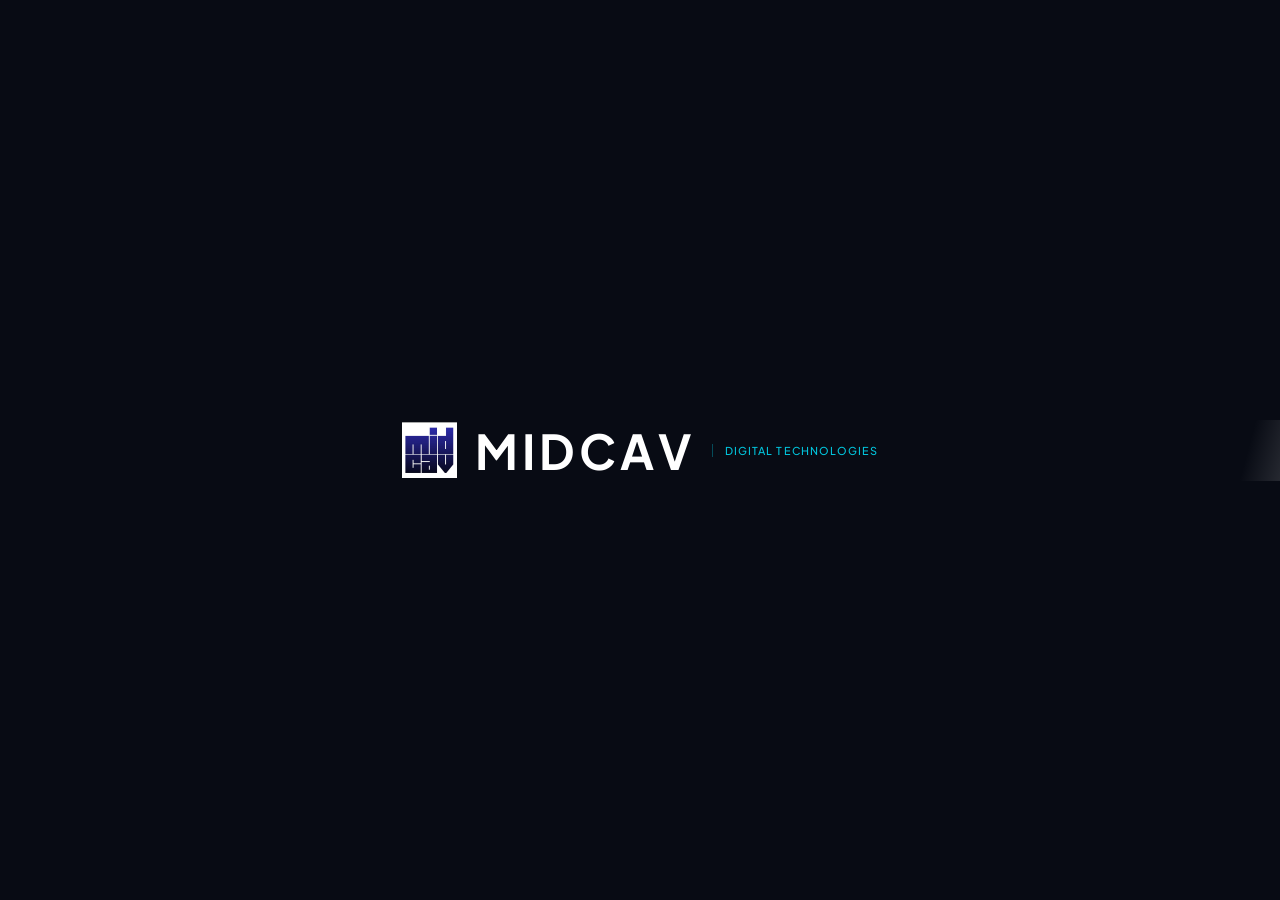
<file: logo-animation.html>
﻿<!DOCTYPE html>
<html lang="en">
<head>
  <meta charset="UTF-8" />
  <meta name="viewport" content="width=device-width, initial-scale=1.0" />
  <title>MIDCAV Logo Animation</title>
  <link rel="preconnect" href="https://fonts.googleapis.com" />
  <link rel="preconnect" href="https://fonts.gstatic.com" crossorigin />
  <link href="https://fonts.googleapis.com/css2?family=Plus+Jakarta+Sans:wght@300;400;500;600;700&display=swap" rel="stylesheet" />
  <style>
    *, *::before, *::after { box-sizing: border-box; margin: 0; padding: 0; }

    body {
      background: #080b14;
      display: flex;
      align-items: center;
      justify-content: center;
      min-height: 100vh;
      font-family: 'Plus Jakarta Sans', sans-serif;
      overflow: hidden;
    }

    /* SCENE */
    .logo-scene {
      display: flex;
      align-items: center;
      gap: 18px;
      position: relative;
      animation: logoFloat 3s ease-in-out 2.6s infinite alternate;
    }

    /* ICON BLOCK */
    .icon-wrap {
      width: 56px;
      height: 56px;
      opacity: 0;
      transform: translateY(-80px) scaleY(1.4);
      animation:
        iconDrop 0.55s cubic-bezier(0.22, 1, 0.36, 1) 0.1s forwards,
        iconGlow 1.2s ease-in-out 2.8s infinite alternate;
    }
    .icon-wrap img {
      width: 100%;
      height: 100%;
      object-fit: contain;
      display: block;
    }

    /* LETTERS */
    .letters-wrap {
      display: flex;
      align-items: baseline;
      gap: 1px;
    }

    .letter {
      display: inline-block;
      font-family: 'Plus Jakarta Sans', sans-serif;
      font-size: 3rem;
      font-weight: 700;
      color: #ffffff;
      letter-spacing: 0.06em;
      opacity: 0;
      transform: translateY(-120px) scaleY(1.5);
      transform-origin: bottom center;
      will-change: transform, opacity;
    }

    .letter:nth-child(1) { animation: letterDrop 0.55s cubic-bezier(0.22,1,0.36,1) 0.35s forwards, letterBounce 0.35s ease 0.9s, letterGlow 1.2s ease-in-out 2.9s infinite alternate; }
    .letter:nth-child(2) { animation: letterDrop 0.55s cubic-bezier(0.22,1,0.36,1) 0.52s forwards, letterBounce 0.35s ease 1.07s, letterGlow 1.2s ease-in-out 3.0s infinite alternate; }
    .letter:nth-child(3) { animation: letterDrop 0.55s cubic-bezier(0.22,1,0.36,1) 0.69s forwards, letterBounce 0.35s ease 1.24s, letterGlow 1.2s ease-in-out 3.1s infinite alternate; }
    .letter:nth-child(4) { animation: letterDrop 0.55s cubic-bezier(0.22,1,0.36,1) 0.86s forwards, letterBounce 0.35s ease 1.41s, letterGlow 1.2s ease-in-out 3.2s infinite alternate; }
    .letter:nth-child(5) { animation: letterDrop 0.55s cubic-bezier(0.22,1,0.36,1) 1.03s forwards, letterBounce 0.35s ease 1.58s, letterGlow 1.2s ease-in-out 3.3s infinite alternate; }
    .letter:nth-child(6) { animation: letterDrop 0.55s cubic-bezier(0.22,1,0.36,1) 1.20s forwards, letterBounce 0.35s ease 1.75s, letterGlow 1.2s ease-in-out 3.4s infinite alternate; }

    /* TAGLINE */
    .tagline {
      font-size: 0.68rem;
      font-weight: 500;
      color: #00e5ff;
      letter-spacing: 0.1em;
      text-transform: uppercase;
      padding-left: 12px;
      border-left: 1px solid rgba(0,229,255,0.35);
      white-space: nowrap;
      opacity: 0;
      transform: translateX(-10px);
      animation: taglineIn 0.6s ease 2.0s forwards;
      align-self: center;
    }

    /* SHINE SWEEP */
    .shine {
      position: absolute;
      top: 0; left: -100%;
      width: 60%;
      height: 100%;
      background: linear-gradient(105deg, transparent 30%, rgba(255,255,255,0.18) 50%, transparent 70%);
      opacity: 0;
      pointer-events: none;
      border-radius: 4px;
      animation: shineSweep 0.9s ease 2.25s forwards;
    }

    /* KEYFRAMES */
    @keyframes iconDrop {
      0%   { opacity: 0; transform: translateY(-80px) scaleY(1.4) scaleX(0.8); }
      60%  { opacity: 1; transform: translateY(8px)  scaleY(0.75) scaleX(1.15); }
      78%  { transform: translateY(-10px) scaleY(1.1) scaleX(0.93); }
      90%  { transform: translateY(4px)  scaleY(0.95) scaleX(1.03); }
      100% { opacity: 1; transform: translateY(0)    scaleY(1)    scaleX(1); }
    }

    @keyframes letterDrop {
      0%   { opacity: 0; transform: translateY(-120px) scaleY(1.5) scaleX(0.8); }
      60%  { opacity: 1; transform: translateY(10px)   scaleY(0.72) scaleX(1.18); }
      75%  { transform: translateY(-14px) scaleY(1.12) scaleX(0.92); }
      88%  { transform: translateY(5px)   scaleY(0.94) scaleX(1.04); }
      100% { opacity: 1; transform: translateY(0)     scaleY(1)    scaleX(1); }
    }

    @keyframes letterBounce {
      0%   { transform: translateY(0) scaleY(1) scaleX(1); }
      35%  { transform: translateY(-8px) scaleY(1.06) scaleX(0.96); }
      65%  { transform: translateY(3px) scaleY(0.97) scaleX(1.02); }
      100% { transform: translateY(0) scaleY(1) scaleX(1); }
    }

    @keyframes iconGlow {
      from { filter: drop-shadow(0 0 6px rgba(0,229,255,0.4)); }
      to   { filter: drop-shadow(0 0 18px rgba(0,229,255,0.9)); }
    }

    @keyframes letterGlow {
      from { text-shadow: 0 0 0px transparent; }
      to   { text-shadow: 0 0 18px rgba(255,255,255,0.25), 0 0 35px rgba(0,229,255,0.15); }
    }

    @keyframes taglineIn {
      to { opacity: 0.85; transform: translateX(0); }
    }

    @keyframes shineSweep {
      0%   { left: -100%; opacity: 1; }
      100% { left: 160%;  opacity: 1; }
    }

    @keyframes logoFloat {
      from { transform: translateY(0px); }
      to   { transform: translateY(-6px); }
    }
  </style>
</head>
<body>
  <div class="logo-scene">
    <div class="shine"></div>
    <div class="icon-wrap">
      <img src="logo_icon.png" alt="MIDCAV icon" />
    </div>
    <div class="letters-wrap">
      <span class="letter">M</span>
      <span class="letter">I</span>
      <span class="letter">D</span>
      <span class="letter">C</span>
      <span class="letter">A</span>
      <span class="letter">V</span>
    </div>
    <span class="tagline">Digital Technologies</span>
  </div>
</body>
</html>
</file>
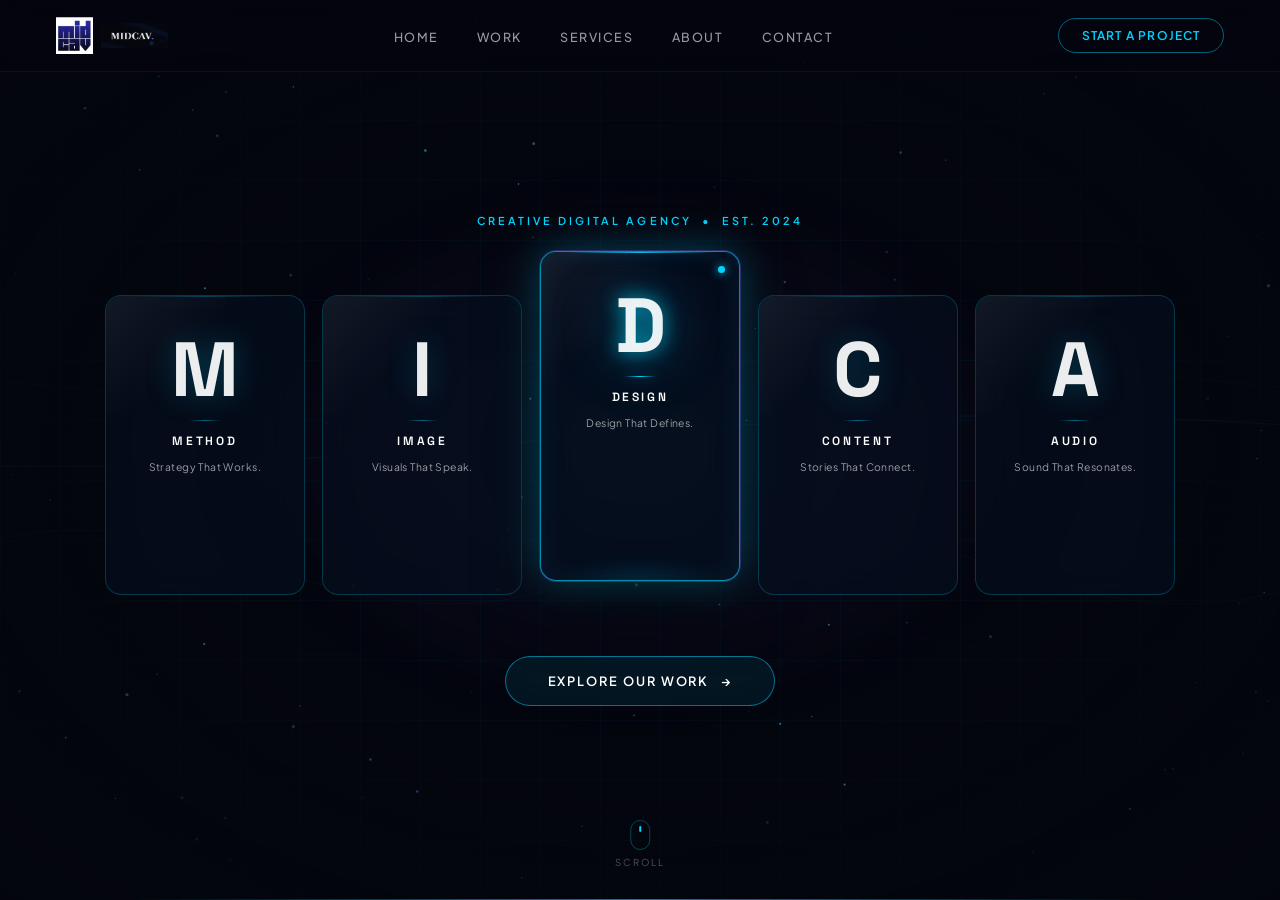
<file: midgav-hero.html>
<!DOCTYPE html>
<html lang="en">
<head>
  <meta charset="UTF-8" />
  <meta name="viewport" content="width=device-width, initial-scale=1.0" />
  <title>MIDCAV | Premium Creative & Digital Agency</title>
  <link rel="preconnect" href="https://fonts.googleapis.com" />
  <link rel="preconnect" href="https://fonts.gstatic.com" crossorigin />
  <link href="https://fonts.googleapis.com/css2?family=Plus+Jakarta+Sans:wght@300;400;500;600;700;800&family=Space+Grotesk:wght@300;400;500;600;700&display=swap" rel="stylesheet" />
  <style>
    *,*::before,*::after{margin:0;padding:0;box-sizing:border-box}
    :root{
      --blue:#00d4ff;--blue-glow:rgba(0,212,255,.55);--purple:#7b52ff;
      --bg:#04060e;--glass:rgba(6,14,30,.72);--glass-border:rgba(0,212,255,.22);
      --white:#fff;--white-60:rgba(255,255,255,.6);--white-30:rgba(255,255,255,.3);
      --font-main:'Space Grotesk',sans-serif;--font-body:'Plus Jakarta Sans',sans-serif;
    }
    html,body{height:100%;overflow-x:hidden;background:var(--bg);color:var(--white);font-family:var(--font-body);-webkit-font-smoothing:antialiased}
    #hero-canvas{position:fixed;inset:0;z-index:0;pointer-events:none}
    .grid-overlay{position:fixed;inset:0;z-index:1;pointer-events:none;background-image:linear-gradient(rgba(0,212,255,.03) 1px,transparent 1px),linear-gradient(90deg,rgba(0,212,255,.03) 1px,transparent 1px);background-size:60px 60px;mask-image:radial-gradient(ellipse 90% 80% at 50% 50%,black 30%,transparent 100%);-webkit-mask-image:radial-gradient(ellipse 90% 80% at 50% 50%,black 30%,transparent 100%)}
    .vignette{position:fixed;inset:0;z-index:2;pointer-events:none;background:radial-gradient(ellipse 70% 70% at 50% 50%,transparent 40%,rgba(4,6,14,.85) 100%)}
    nav{position:fixed;top:0;left:0;right:0;z-index:100;display:flex;align-items:center;justify-content:space-between;padding:0 3.5rem;height:72px;background:rgba(4,6,14,.65);backdrop-filter:blur(20px);-webkit-backdrop-filter:blur(20px);border-bottom:1px solid rgba(0,212,255,.08)}
    .nav-logo{display:flex;align-items:center;gap:.5rem;text-decoration:none}
    .nav-logo-icon{height:38px;width:auto;object-fit:contain}
    .nav-logo-wordmark{height:26px;width:auto;object-fit:contain}
    .nav-links{display:flex;align-items:center;gap:2.4rem;list-style:none}
    .nav-links a{font-family:var(--font-body);font-size:.78rem;font-weight:500;letter-spacing:.12em;text-transform:uppercase;color:var(--white-60);text-decoration:none;transition:color .3s}
    .nav-links a:hover{color:var(--blue)}
    .nav-cta{font-family:var(--font-body);font-size:.75rem;font-weight:600;letter-spacing:.1em;text-transform:uppercase;color:var(--blue);text-decoration:none;border:1px solid rgba(0,212,255,.45);padding:.55rem 1.4rem;border-radius:50px;transition:all .3s;white-space:nowrap}
    .nav-cta:hover{background:rgba(0,212,255,.1);box-shadow:0 0 20px rgba(0,212,255,.3)}
    .hero{position:relative;z-index:10;min-height:100svh;display:flex;flex-direction:column;align-items:center;justify-content:center;padding:100px 2rem 80px;text-align:center;overflow:hidden}
    .hero::before{content:'';position:absolute;top:50%;left:50%;transform:translate(-50%,-50%);width:min(800px,90vw);height:min(500px,60vh);background:radial-gradient(ellipse at center,rgba(0,212,255,.09) 0%,rgba(123,82,255,.05) 40%,transparent 70%);pointer-events:none;filter:blur(40px);animation:orbPulse 6s ease-in-out infinite alternate}
    @keyframes orbPulse{from{opacity:.6;transform:translate(-50%,-50%) scale(1)}to{opacity:1;transform:translate(-50%,-50%) scale(1.08)}}
    .hero-top-tag{display:flex;align-items:center;gap:.75rem;margin-bottom:2.4rem;opacity:0;animation:fadeUp .8s ease forwards .3s}
    .hero-top-tag::before,.hero-top-tag::after{content:'';flex:1;max-width:60px;height:1px;background:linear-gradient(90deg,transparent,rgba(0,212,255,.5))}
    .hero-top-tag::after{background:linear-gradient(90deg,rgba(0,212,255,.5),transparent)}
    .hero-top-tag span{font-family:var(--font-body);font-size:.68rem;font-weight:600;letter-spacing:.28em;text-transform:uppercase;color:var(--blue)}
    .hero-title{display:flex;align-items:center;justify-content:center;gap:clamp(.6rem,2.5vw,2rem);margin-bottom:1.4rem;opacity:0;animation:fadeUp .9s ease forwards .55s}
    .hero-letter{font-family:var(--font-main);font-size:clamp(4.5rem,11vw,10rem);font-weight:700;line-height:1;color:#fff;text-shadow:0 0 30px rgba(255,255,255,.15),0 2px 4px rgba(0,0,0,.5);position:relative;display:inline-block;user-select:none}
    .hero-sep{width:1px;height:clamp(40px,7vw,80px);background:linear-gradient(to bottom,transparent,rgba(0,212,255,.4),transparent);flex-shrink:0;align-self:center}
    .hero-subtitle{font-family:var(--font-body);font-size:clamp(.65rem,1.6vw,.82rem);font-weight:500;letter-spacing:.32em;text-transform:uppercase;color:var(--white-60);margin-bottom:4rem;opacity:0;animation:fadeUp .9s ease forwards .75s}
    .hero-subtitle .dot{color:var(--blue);margin:0 .5rem;font-size:.5rem;vertical-align:middle}
    .cards-row{display:flex;align-items:flex-end;justify-content:center;gap:clamp(.6rem,1.5vw,1.1rem);width:100%;max-width:1100px;margin-bottom:3.8rem;opacity:0;animation:fadeUp 1s ease forwards .95s;perspective:1200px}
    .service-card{flex:1;min-width:0;max-width:200px;min-height:300px;background:var(--glass);border:1px solid var(--glass-border);border-radius:16px;padding:2rem 1.2rem 1.8rem;display:flex;flex-direction:column;align-items:center;text-align:center;backdrop-filter:blur(18px);-webkit-backdrop-filter:blur(18px);position:relative;overflow:hidden;cursor:pointer;transition:transform .4s cubic-bezier(.22,1,.36,1),border-color .4s,box-shadow .4s}
    .service-card::before{content:'';position:absolute;top:0;left:0;width:60%;height:40%;background:linear-gradient(135deg,rgba(255,255,255,.06) 0%,transparent 60%);border-radius:16px 0 0 0;pointer-events:none}
    .service-card::after{content:'';position:absolute;bottom:-20px;left:50%;transform:translateX(-50%);width:80%;height:40px;background:radial-gradient(ellipse at center,rgba(0,212,255,.12) 0%,transparent 70%);filter:blur(8px);pointer-events:none;transition:opacity .4s;opacity:0}
    .service-card:hover::after,.service-card.active::after{opacity:1}
    .service-card:hover{transform:translateY(-10px) scale(1.02);border-color:rgba(0,212,255,.5);box-shadow:0 20px 50px rgba(0,0,0,.5),0 0 30px rgba(0,212,255,.15),inset 0 0 20px rgba(0,212,255,.05)}
    .service-card.active{border-color:rgba(0,212,255,.65);box-shadow:0 0 0 1px rgba(123,82,255,.3),0 0 40px rgba(0,212,255,.3),0 25px 60px rgba(0,0,0,.7),inset 0 0 30px rgba(0,212,255,.07);min-height:330px;transform:translateY(-14px)}
    .service-card.active .card-letter{text-shadow:0 0 20px rgba(0,212,255,.8),0 0 60px rgba(0,212,255,.4),0 0 100px rgba(0,212,255,.2)}
    .service-card.active .card-line{background:linear-gradient(90deg,transparent,var(--blue),transparent);box-shadow:0 0 12px rgba(0,212,255,.6)}
    .card-edge{position:absolute;top:0;left:12%;right:12%;height:1px;background:linear-gradient(90deg,transparent,rgba(0,212,255,.25),transparent);transition:background .4s,box-shadow .4s}
    .service-card.active .card-edge{background:linear-gradient(90deg,transparent,rgba(0,212,255,.9),transparent);box-shadow:0 0 14px rgba(0,212,255,.5)}
    .card-letter{font-family:var(--font-main);font-size:clamp(3rem,6vw,5rem);font-weight:700;line-height:1;color:rgba(255,255,255,.92);text-shadow:0 0 30px rgba(0,212,255,.25);margin-bottom:.75rem;margin-top:.2rem;transition:text-shadow .4s,color .4s}
    .card-line{width:32px;height:1px;background:linear-gradient(90deg,transparent,rgba(0,212,255,.45),transparent);margin-bottom:.75rem;transition:background .4s,box-shadow .4s}
    .card-word{font-family:var(--font-main);font-size:clamp(.55rem,1.1vw,.75rem);font-weight:600;letter-spacing:.22em;text-transform:uppercase;color:var(--white);margin-bottom:.6rem}
    .card-desc{font-family:var(--font-body);font-size:clamp(.52rem,1vw,.65rem);font-weight:400;color:var(--white-60);letter-spacing:.04em;line-height:1.55}
    .card-badge{position:absolute;top:14px;right:14px;width:7px;height:7px;border-radius:50%;background:var(--blue);box-shadow:0 0 10px var(--blue);animation:badgePulse 2s ease-in-out infinite}
    @keyframes badgePulse{0%,100%{box-shadow:0 0 6px var(--blue);transform:scale(1)}50%{box-shadow:0 0 16px var(--blue),0 0 30px rgba(0,212,255,.4);transform:scale(1.3)}}
    .hero-cta-wrap{opacity:0;animation:fadeUp 1s ease forwards 1.5s}
    .hero-cta{display:inline-flex;align-items:center;gap:.7rem;font-family:var(--font-body);font-size:.8rem;font-weight:600;letter-spacing:.15em;text-transform:uppercase;color:#fff;text-decoration:none;padding:1rem 2.6rem;border-radius:50px;position:relative;overflow:hidden;background:rgba(0,212,255,.08);border:1px solid rgba(0,212,255,.5);transition:all .4s ease;backdrop-filter:blur(10px)}
    .hero-cta::before{content:'';position:absolute;inset:0;background:linear-gradient(90deg,transparent 0%,rgba(0,212,255,.15) 50%,transparent 100%);transform:translateX(-100%);transition:transform .6s ease}
    .hero-cta:hover{background:rgba(0,212,255,.14);border-color:rgba(0,212,255,.85);box-shadow:0 0 30px rgba(0,212,255,.4),0 8px 30px rgba(0,0,0,.4);transform:translateY(-3px);color:#fff}
    .hero-cta:hover::before{transform:translateX(100%)}
    .cta-arrow{display:inline-flex;transition:transform .3s}
    .hero-cta:hover .cta-arrow{transform:translateX(4px)}
    .energy-bar{position:absolute;bottom:0;left:0;right:0;height:1px;background:linear-gradient(90deg,transparent 0%,rgba(0,212,255,0) 10%,rgba(0,212,255,.6) 50%,rgba(0,212,255,0) 90%,transparent 100%);animation:energyScan 4s linear infinite}
    @keyframes energyScan{0%{opacity:.3}50%{opacity:1}100%{opacity:.3}}
    .scroll-hint{position:absolute;bottom:2rem;left:50%;transform:translateX(-50%);display:flex;flex-direction:column;align-items:center;gap:.4rem;opacity:0;animation:fadeIn 1s ease forwards 2.2s}
    .scroll-hint span{font-size:.6rem;letter-spacing:.2em;text-transform:uppercase;color:var(--white-30)}
    .scroll-mouse{width:20px;height:30px;border:1px solid rgba(0,212,255,.3);border-radius:10px;position:relative}
    .scroll-mouse::after{content:'';position:absolute;top:5px;left:50%;transform:translateX(-50%);width:2px;height:6px;background:var(--blue);border-radius:2px;animation:scrollDot 2s ease-in-out infinite}
    @keyframes scrollDot{0%,100%{top:5px;opacity:1}80%{top:16px;opacity:0}}
    @keyframes fadeUp{from{opacity:0;transform:translateY(28px)}to{opacity:1;transform:translateY(0)}}
    @keyframes fadeIn{from{opacity:0}to{opacity:1}}
    @media(max-width:900px){nav{padding:0 1.5rem}.nav-links{display:none}.cards-row{gap:.5rem}.service-card{padding:1.5rem .8rem 1.4rem;min-height:240px}.service-card.active{min-height:265px}}
    @media(max-width:640px){.hero{padding:88px 1rem 80px}.hero-sep{display:none}.hero-subtitle{font-size:.58rem;letter-spacing:.18em}}
  </style>
</head>
<body>

<canvas id="hero-canvas"></canvas>
<div class="grid-overlay"></div>
<div class="vignette"></div>

<nav>
  <a href="#" class="nav-logo">
    <img src="logo_icon.png" alt="MIDCAV" class="nav-logo-icon" />
    <img src="logo_wordmark.png" alt="MIDCAV" class="nav-logo-wordmark" />
  </a>
  <ul class="nav-links">
    <li><a href="#">Home</a></li>
    <li><a href="#">Work</a></li>
    <li><a href="#">Services</a></li>
    <li><a href="#">About</a></li>
    <li><a href="#">Contact</a></li>
  </ul>
  <a href="#" class="nav-cta">Start a Project</a>
</nav>

<section class="hero">

  <div class="hero-top-tag">
    <span>Creative Digital Agency &nbsp;&bull;&nbsp; Est. 2024</span>
  </div>


  <div class="cards-row">

    <div class="service-card">
      <div class="card-edge"></div>
      <div class="card-letter">M</div>
      <div class="card-line"></div>
      <div class="card-word">Method</div>
      <div class="card-desc">Strategy That Works.</div>
    </div>

    <div class="service-card">
      <div class="card-edge"></div>
      <div class="card-letter">I</div>
      <div class="card-line"></div>
      <div class="card-word">Image</div>
      <div class="card-desc">Visuals That Speak.</div>
    </div>

    <div class="service-card active">
      <div class="card-edge"></div>
      <div class="card-badge"></div>
      <div class="card-letter">D</div>
      <div class="card-line"></div>
      <div class="card-word">Design</div>
      <div class="card-desc">Design That Defines.</div>
    </div>

    <div class="service-card">
      <div class="card-edge"></div>
      <div class="card-letter">C</div>
      <div class="card-line"></div>
      <div class="card-word">Content</div>
      <div class="card-desc">Stories That Connect.</div>
    </div>

    <div class="service-card">
      <div class="card-edge"></div>
      <div class="card-letter">A</div>
      <div class="card-line"></div>
      <div class="card-word">Audio</div>
      <div class="card-desc">Sound That Resonates.</div>
    </div>

  </div>

  <div class="hero-cta-wrap">
    <a href="#" class="hero-cta">
      Explore Our Work
      <span class="cta-arrow">&#8594;</span>
    </a>
  </div>

  <div class="energy-bar"></div>

  <div class="scroll-hint">
    <div class="scroll-mouse"></div>
    <span>Scroll</span>
  </div>

</section>

<script>
(function(){
  const canvas=document.getElementById('hero-canvas');
  const ctx=canvas.getContext('2d');
  let W,H,particles,waves;

  function resize(){W=canvas.width=window.innerWidth;H=canvas.height=window.innerHeight;}
  window.addEventListener('resize',()=>{resize();init();});
  resize();

  function makeParticle(){
    return{x:Math.random()*W,y:Math.random()*H,r:Math.random()*1.4+0.3,
      vx:(Math.random()-.5)*.25,vy:-(Math.random()*.35+.05),
      alpha:Math.random()*.5+.1,maxLife:Math.random()*300+150,age:0,
      hue:Math.random()<.8?195:260};
  }
  function makeWave(i){
    return{amp:Math.random()*28+14,freq:Math.random()*.006+.003,
      speed:Math.random()*.004+.002,phase:(i/5)*Math.PI*2,
      y:H*(.42+i*.07),alpha:.03+Math.random()*.04,width:Math.random()*1.2+.4};
  }
  function init(){particles=Array.from({length:140},makeParticle);waves=Array.from({length:5},(_,i)=>makeWave(i));}
  init();

  function drawParticles(){
    particles.forEach((p,idx)=>{
      p.age++;p.x+=p.vx;p.y+=p.vy;
      const lr=p.age/p.maxLife;
      const fade=lr<.15?lr/.15:lr>.75?1-(lr-.75)/.25:1;
      ctx.beginPath();ctx.arc(p.x,p.y,p.r,0,Math.PI*2);
      ctx.fillStyle=`hsla(${p.hue},100%,70%,${p.alpha*fade})`;ctx.fill();
      if(p.age>=p.maxLife||p.y<-10||p.x<-10||p.x>W+10){
        particles[idx]=makeParticle();
        particles[idx].y=Math.random()>.5?H+5:Math.random()*H;
      }
    });
  }
  function drawWaves(){
    waves.forEach(w=>{
      w.phase+=w.speed;ctx.beginPath();ctx.moveTo(0,w.y);
      for(let x=0;x<=W;x+=4){ctx.lineTo(x,w.y+Math.sin(x*w.freq+w.phase)*w.amp);}
      ctx.strokeStyle=`rgba(0,212,255,${w.alpha})`;ctx.lineWidth=w.width;ctx.stroke();
    });
  }
  function drawConnections(){
    const nb=particles.filter(p=>p.y>H*.3&&p.y<H*.85);
    for(let i=0;i<nb.length;i++){
      for(let j=i+1;j<nb.length;j++){
        const dx=nb[i].x-nb[j].x,dy=nb[i].y-nb[j].y,d=Math.sqrt(dx*dx+dy*dy);
        if(d<90){ctx.beginPath();ctx.moveTo(nb[i].x,nb[i].y);ctx.lineTo(nb[j].x,nb[j].y);
          ctx.strokeStyle=`rgba(0,212,255,${.04*(1-d/90)})`;ctx.lineWidth=.5;ctx.stroke();}
      }
    }
  }

  function loop(){
    ctx.clearRect(0,0,W,H);
    drawWaves();drawConnections();drawParticles();
    requestAnimationFrame(loop);
  }
  loop();

  document.querySelectorAll('.service-card').forEach(card=>{
    card.addEventListener('mousemove',e=>{
      const r=card.getBoundingClientRect();
      const dx=(e.clientX-(r.left+r.width/2))/(r.width/2);
      const dy=(e.clientY-(r.top+r.height/2))/(r.height/2);
      card.style.transform=`perspective(600px) rotateX(${-dy*7}deg) rotateY(${dx*7}deg) translateY(-10px) scale(1.02)`;
    });
    card.addEventListener('mouseleave',()=>{
      card.style.transform=card.classList.contains('active')?'translateY(-14px)':'';
    });
    card.addEventListener('click',()=>{
      document.querySelectorAll('.service-card').forEach(c=>{
        c.classList.remove('active');c.style.transform='';
        const b=c.querySelector('.card-badge');if(b)b.remove();
      });
      card.classList.add('active');card.style.transform='translateY(-14px)';
      if(!card.querySelector('.card-badge')){
        const b=document.createElement('div');b.className='card-badge';card.appendChild(b);
      }
    });
  });
})();
</script>

</body>
</html>
</file>
<file: style.css>
/* ═══════════════════════════════════════════════════════════════
   MIDCAV DIGITAL — Premium Purple Editorial Agency
   ═══════════════════════════════════════════════════════════════ */

/* ─── CSS CUSTOM PROPERTIES (DARK THEME DEFAULT) ─── */
:root {
  /* Core Colors */
  --clr-bg:           #0a0812;
  --clr-bg-alt:       #110e1d;
  --clr-surface:      #181528;
  --clr-border:       rgba(255,255,255,0.08);
  --clr-border-hover: rgba(255,255,255,0.2);

  /* Typography Colors */
  --clr-text:         #fdfbfd;
  --clr-text-muted:   rgba(253,251,253,0.65);
  
  /* Brand Accents */
  --clr-primary:      #8952ff;
  --clr-primary-light:#b48eff;
  --clr-secondary:    #d9c4ff;
  
  /* Gradients */
  --grad-primary:     linear-gradient(135deg, var(--clr-primary), var(--clr-primary-light));
  --grad-overlay:     linear-gradient(to top, rgba(10,8,18,0.9) 0%, rgba(10,8,18,0) 80%);

  /* Typography */
  --font-body:        'Plus Jakarta Sans', sans-serif;
  --font-display:     'Playfair Display', serif;

  /* Spacing */
  --nav-h:            80px;
  --space-sm:         1rem;
  --space-md:         2rem;
  --space-lg:         5rem;
  --space-xl:         8rem;

  /* Easing */
  --ease-out:         cubic-bezier(0.2, 0.8, 0.2, 1);
  
  /* Network Scale */
  --net-scale: 1;
  --dm-scale: 1;
}

/* ─── LIGHT THEME OVERRIDES ─── */
:root[data-theme="light"] {
  --clr-bg:           #ffffff;
  --clr-bg-alt:       #f8f7fa;
  --clr-surface:      #ffffff;
  --clr-border:       rgba(0,0,0,0.08);
  --clr-border-hover: rgba(0,0,0,0.2);
  
  --clr-text:         #0a0812;
  --clr-text-muted:   rgba(10,8,18,0.65);
  
  --clr-primary:      #6b2eff;
  --clr-primary-light:#8952ff;
  
  --grad-overlay:     linear-gradient(to top, rgba(255,255,255,0.95) 0%, rgba(255,255,255,0) 80%);
}

/* Theme Transition */
.theme-transitioning, .theme-transitioning * {
  transition: background-color 0.5s var(--ease-out), color 0.5s var(--ease-out), border-color 0.5s var(--ease-out) !important;
}

/* ─── RESET & BASE ─── */
*, *::before, *::after { box-sizing: border-box; margin: 0; padding: 0; }
html { font-size: 16px; overflow-x: hidden; }
body {
  background-color: var(--clr-bg); color: var(--clr-text);
  font-family: var(--font-body); line-height: 1.6;
  max-width: 100vw; overflow-x: hidden; cursor: none;
}
/* Touch devices: restore normal cursor & enable smooth scroll */
@media (pointer: coarse) {
  body, button, a { cursor: auto !important; }
  .cursor-follower { display: none !important; }
  * { -webkit-tap-highlight-color: transparent; }
}
a { color: inherit; text-decoration: none; }
button { border: none; background: none; font-family: inherit; cursor: none; }
img { display: block; max-width: 100%; object-fit: cover; }
::selection { background: var(--clr-primary); color: #fff; }

/* ─── UTILITIES & LAYOUT ─── */
.container { max-width: 1400px; margin: 0 auto; padding: 0 2rem; }
.pt-lg { padding-top: var(--space-xl); }
.pb-lg { padding-bottom: var(--space-xl); }
.pt-md { padding-top: var(--space-lg); }
.pb-md { padding-bottom: var(--space-lg); }
.bg-alt { background-color: var(--clr-bg-alt); }
.text-center { text-align: center; }
.img-fluid { width: 100%; height: auto; }
.rounded { border-radius: 12px; }
.shadow { box-shadow: 0 20px 40px rgba(0,0,0,0.15); }
.shadow-lg { box-shadow: 0 30px 60px rgba(0,0,0,0.25); }

/* ─── CUSTOM CURSOR ─── */
.cursor-follower {
  position: fixed; top: 0; left: 0; width: 12px; height: 12px;
  background: var(--clr-primary); border-radius: 50%;
  pointer-events: none; z-index: 10000;
  transform: translate(-50%, -50%);
  transition: width 0.3s, height 0.3s, background 0.3s, opacity 0.3s;
  mix-blend-mode: difference;
}
body:has(a:hover) .cursor-follower, body:has(button:hover) .cursor-follower {
  width: 48px; height: 48px; background: #fff; mix-blend-mode: difference;
}

/* ─── TYPOGRAPHY ─── */
h1 { font-size: clamp(2.8rem, 5.5vw, 5rem); }
h2 { font-size: clamp(2.2rem, 4vw, 3.8rem); }
h3 { font-size: clamp(1.6rem, 2.8vw, 2.6rem); }
h4 { font-size: clamp(1.3rem, 2vw, 2rem); }
h1, h2, h3, h4 { font-weight: 400; line-height: 1.1; }
.section-title {
  font-family: var(--font-display); font-size: clamp(3rem, 6vw, 5.5rem);
  margin-bottom: 1.5rem; letter-spacing: -0.02em;
}
.section-title em { font-style: italic; color: var(--clr-primary-light); }
.section-desc { font-size: 1.125rem; color: var(--clr-text-muted); max-width: 600px; }
.about-tagline-sub {
  font-family: var(--font-display);
  font-size: clamp(1rem, 2vw, 1.25rem);
  font-weight: 700;
  letter-spacing: 0.18em;
  text-transform: uppercase;
  color: var(--clr-primary-light);
  margin-bottom: 1.25rem;
  line-height: 1.6;
}
.text-center .section-desc { margin: 0 auto; }
.eyebrow {
  font-size: 0.75rem; text-transform: uppercase; letter-spacing: 0.2em;
  color: var(--clr-primary-light); font-weight: 600; margin-bottom: 1rem;
}

/* ─── BUTTONS ─── */
.btn {
  display: inline-flex; align-items: center; justify-content: center;
  padding: 1rem 2.5rem; font-size: 0.875rem; font-weight: 600;
  letter-spacing: 0.05em; text-transform: uppercase; border-radius: 100px;
  transition: transform 0.4s var(--ease-out), box-shadow 0.4s; position: relative; overflow: hidden;
}
.btn-primary { background: var(--clr-primary); color: #fff; }
.btn-primary:hover { transform: translateY(-3px); box-shadow: 0 10px 25px rgba(107,46,255,0.4); }
.btn-outline { border: 1px solid var(--clr-border-hover); color: var(--clr-text); }
.btn-outline:hover { border-color: var(--clr-text); transform: translateY(-3px); }

/* ─── NAVIGATION ─── */
.navbar {
  position: fixed; top: 0; left: 0; right: 0; height: var(--nav-h);
  z-index: 1000; transition: background 0.4s, backdrop-filter 0.4s, border-color 0.4s;
  border-bottom: 1px solid transparent;
}
.navbar.scrolled {
  background: rgba(10,8,18,0.85); backdrop-filter: blur(16px);
  border-color: var(--clr-border);
}
[data-theme="light"] .navbar.scrolled { background: rgba(255,255,255,0.9); }
.nav-container {
  display: flex; align-items: center; justify-content: space-between;
  height: 100%; padding: 0 2rem; max-width: 1600px; margin: 0 auto;
}
.nav-brand { display: flex; align-items: center; gap: 0.5rem; }
.brand-logo { object-fit: contain; }
.brand-logo-icon { height: 38px; width: auto; }
.brand-logo-wordmark { height: 28px; width: auto; }
.brand-tagline {
  font-size: 0.72rem;
  font-weight: 500;
  color: var(--clr-accent, #00e5ff);
  letter-spacing: 0.08em;
  text-transform: uppercase;
  padding-left: 0.5rem;
  border-left: 1px solid rgba(0, 229, 255, 0.35);
  line-height: 1.2;
  white-space: nowrap;
  opacity: 0.85;
}


.nav-links { display: flex; gap: 2.5rem; }
.nav-links a { font-size: 0.875rem; font-weight: 500; color: var(--clr-text-muted); transition: color 0.3s; }
.nav-links a:hover { color: var(--clr-text); }

.nav-actions { display: flex; align-items: center; gap: 1.5rem; }
.theme-toggle { color: var(--clr-text-muted); transition: color 0.3s; }
.theme-toggle:hover { color: var(--clr-text); }
.menu-toggle { display: none; flex-direction: column; gap: 6px; width: 30px; }
.menu-toggle span { display: block; width: 100%; height: 2px; background: var(--clr-text); transition: 0.3s; }

.mobile-menu {
  position: fixed; top: var(--nav-h); left: 0; width: 100%;
  background: var(--clr-bg); border-bottom: 1px solid var(--clr-border);
  padding: 2rem; display: none; flex-direction: column; gap: 1.5rem; z-index: 999;
}
.mobile-menu.open { display: flex; }
.mobile-links a { font-size: 1.25rem; font-weight: 500; border-bottom: 1px solid var(--clr-border); padding-bottom: 1rem; display: block; }

/* ─── ANIMATIONS (Intersection Observer) ─── */
.reveal-fade { opacity: 0; transform: translateY(30px); transition: opacity 0.8s var(--ease-out), transform 0.8s var(--ease-out); }
.reveal-fade.visible { opacity: 1; transform: translateY(0); }
.reveal-image { overflow: hidden; position: relative; }
.reveal-image img, .reveal-image .collage-img, .reveal-image .video-thumb { transform: scale(1.1); transition: transform 1.2s var(--ease-out); }
.reveal-image.visible img, .reveal-image.visible .collage-img, .reveal-image.visible .video-thumb { transform: scale(1); }

/* ─── HERO SECTION ─── */
.hero-section {
  height: 100svh; position: relative; display: flex; align-items: center;
  justify-content: center; text-align: center; overflow: hidden;
}
.hero-bg { position: absolute; inset: 0; background-size: cover; background-position: center; transform: scale(1.05); transition: transform 0.5s ease-out; }
.hero-overlay { position: absolute; inset: 0; background: rgba(10,8,18,0.6); }
[data-theme="light"] .hero-overlay { background: rgba(255,255,255,0.4); }
.hero-content { position: relative; z-index: 2; max-width: 1100px; padding: 0 2rem; display: flex; flex-direction: column; align-items: center; }

/* ─── 3D CUBE CAROUSEL SHOWCASE (M - I - D - C - A) ─── */
.cube-stage-wrap {
  position: relative;
  width: 100%;
  max-width: 1250px;
  height: 480px;
  perspective: 1500px;
  display: flex;
  justify-content: center;
  align-items: center;
  margin-bottom: 2.5rem;
  overflow: visible;
  z-index: 5;
}

/* Glowing Circular Stage Floor (Matching Reference Photo) */
.stage-neon-ring {
  position: absolute;
  bottom: 0px;
  left: 50%;
  transform: translateX(-50%) rotateX(78deg);
  width: 92%;
  height: 260px;
  border-radius: 50%;
  border: 1.5px solid rgba(0, 229, 255, 0.65);
  box-shadow:
    0 0 25px rgba(0, 229, 255, 0.4),
    0 0 50px rgba(0, 229, 255, 0.2),
    inset 0 0 30px rgba(0, 229, 255, 0.35);
  pointer-events: none;
}

.stage-floor-glow {
  position: absolute;
  bottom: -35px;
  left: 50%;
  transform: translateX(-50%);
  width: 80%;
  height: 90px;
  background: radial-gradient(ellipse at center, rgba(0, 229, 255, 0.22) 0%, rgba(137, 82, 255, 0.08) 40%, transparent 70%);
  filter: blur(25px);
  pointer-events: none;
}

/* Left / Right Navigation Arrows (as seen in reference image) */
.stage-arrow {
  position: absolute;
  top: 50%;
  transform: translateY(-50%);
  width: 44px;
  height: 44px;
  border-radius: 50%;
  background: rgba(8, 12, 28, 0.65);
  border: 1px solid rgba(0, 229, 255, 0.4);
  color: #fff;
  display: flex;
  align-items: center;
  justify-content: center;
  cursor: pointer;
  z-index: 20;
  backdrop-filter: blur(10px);
  -webkit-backdrop-filter: blur(10px);
  transition: all 0.3s ease;
  box-shadow: 0 0 15px rgba(0, 229, 255, 0.2);
}
.stage-arrow.prev { left: 10px; }
.stage-arrow.next { right: 10px; }
.stage-arrow:hover {
  background: rgba(0, 229, 255, 0.2);
  border-color: rgba(0, 229, 255, 0.9);
  box-shadow: 0 0 25px rgba(0, 229, 255, 0.6);
  transform: translateY(-50%) scale(1.1);
}

/* 3D Curved Arc Stage Container */
.cube-stage {
  display: flex;
  justify-content: center;
  align-items: center;
  gap: clamp(26px, 2.6vw, 38px);
  width: 100%;
  height: 100%;
  transform-style: preserve-3d;
}

/* Individual Fixed Cube Slot (Position remains 100% stationary) */
.stage-cube-slot {
  position: relative;
  width: 135px;
  height: 215px;
  transform-style: preserve-3d;
  perspective: 1200px;
  flex-shrink: 0;
  transition: transform 0.5s ease;
}

/* 3D Arc Perspective Layout for all 6 Cubes (M - I - D - C - A - V) */
.stage-cube-slot.slot-0 { transform: rotateY(12deg) translateZ(-20px) scale(0.95); }
.stage-cube-slot.slot-1 { transform: rotateY(7deg) translateZ(-6px) scale(0.98); }
.stage-cube-slot.slot-2 { transform: rotateY(2deg) translateZ(10px) scale(1.04); z-index: 10; }
.stage-cube-slot.slot-3 { transform: rotateY(-2deg) translateZ(10px) scale(1.04); z-index: 10; }
.stage-cube-slot.slot-4 { transform: rotateY(-7deg) translateZ(-6px) scale(0.98); }
.stage-cube-slot.slot-5 { transform: rotateY(-12deg) translateZ(-20px) scale(0.95); }

/* The 3D Rotating Cube Box (Continuous in-place rotation with no jumping) */
.cube-3d-box {
  position: relative;
  width: 100%;
  height: 100%;
  transform-style: preserve-3d;
  transform-origin: center center;
  animation: spinCubeSeamless 22s linear infinite;
  will-change: transform;
  cursor: pointer;
}
.cube-3d-box:hover {
  animation-play-state: paused;
}

/* Seamless Continuous Hardware-Accelerated 360-degree Y-Axis Spin */
@keyframes spinCubeSeamless {
  0% {
    transform: rotateY(0deg);
  }
  100% {
    transform: rotateY(360deg);
  }
}

/* Cube Faces */
.cube-face {
  position: absolute;
  width: 135px;
  height: 215px;
  border-radius: 12px;
  box-sizing: border-box;
  background: rgba(8, 12, 28, 0.94);
  border: 1.5px solid rgba(0, 229, 255, 0.5);
  box-shadow:
    inset 0 0 25px rgba(0, 229, 255, 0.12),
    0 10px 30px rgba(0, 0, 0, 0.7);
  backdrop-filter: blur(16px);
  -webkit-backdrop-filter: blur(16px);
  overflow: hidden;
  display: flex;
  flex-direction: column;
  align-items: center;
  justify-content: center;
  text-align: center;
  backface-visibility: hidden;
  -webkit-backface-visibility: hidden;
  transition: border-color 0.4s ease, box-shadow 0.4s ease;
}

/* FRONT FACE (Main Letter & Info) */
.cube-face.front {
  transform: translateZ(67.5px);
  padding: 1.1rem 0.7rem;
  justify-content: space-between;
}

/* 3 Neon LED dots (as in reference image) */
.cube-leds {
  display: flex;
  gap: 3.5px;
  align-self: flex-end;
  margin-top: -2px;
}
.cube-leds span {
  width: 3.5px;
  height: 3.5px;
  border-radius: 50%;
  background: #00e5ff;
  box-shadow: 0 0 6px #00e5ff;
}

/* Big Glowing Letter */
.cube-letter {
  font-family: var(--font-display), var(--font-body);
  font-size: 4rem;
  font-weight: 800;
  line-height: 1;
  color: #ffffff;
  text-shadow:
    0 0 20px rgba(0, 229, 255, 0.8),
    0 0 40px rgba(0, 229, 255, 0.4),
    0 2px 10px rgba(0, 0, 0, 0.9);
  margin-top: -6px;
}

/* Word Title */
.cube-word {
  font-family: var(--font-body);
  font-size: 0.8rem;
  font-weight: 700;
  letter-spacing: 0.18em;
  color: #ffffff;
  text-transform: uppercase;
  margin-bottom: 0.15rem;
  text-shadow: 0 0 10px rgba(255, 255, 255, 0.4);
}

/* Description Subtitle */
.cube-desc {
  font-family: var(--font-body);
  font-size: 0.52rem;
  color: rgba(255, 255, 255, 0.6);
  text-transform: capitalize;
  letter-spacing: 0.05em;
  margin: 0;
  line-height: 1.25;
}

/* RIGHT FACE (High-res Photography) */
.cube-face.right {
  transform: rotateY(90deg) translateZ(67.5px);
  background-size: cover;
  background-position: center;
  border-color: rgba(0, 229, 255, 0.4);
}

/* BACK FACE (Cyber Brand Identity Panel) */
.cube-face.back {
  transform: rotateY(180deg) translateZ(67.5px);
  background: linear-gradient(135deg, rgba(6, 9, 22, 0.96) 0%, rgba(12, 18, 42, 0.94) 100%);
  border-color: rgba(0, 229, 255, 0.35);
}
.cube-back-logo {
  display: flex;
  flex-direction: column;
  align-items: center;
  gap: 0.35rem;
}
.back-logo-text {
  font-family: var(--font-display), var(--font-body);
  font-size: 3rem;
  font-weight: 800;
  color: rgba(0, 229, 255, 0.9);
  text-shadow: 0 0 25px rgba(0, 229, 255, 0.7);
}
.back-logo-sub {
  font-family: var(--font-body);
  font-size: 0.55rem;
  font-weight: 600;
  letter-spacing: 0.16em;
  color: rgba(255, 255, 255, 0.7);
  text-transform: uppercase;
}

/* LEFT FACE (Creative Artwork) */
.cube-face.left {
  transform: rotateY(-90deg) translateZ(67.5px);
  background-size: cover;
  background-position: center;
  border-color: rgba(0, 229, 255, 0.4);
}

/* TOP FACE (Glass Ceiling) */
.cube-face.top {
  width: 135px;
  height: 135px;
  transform: rotateX(90deg) translateZ(67.5px);
  background: linear-gradient(180deg, rgba(0, 229, 255, 0.35) 0%, rgba(10, 16, 36, 0.8) 100%);
  border: 1.5px solid rgba(0, 229, 255, 0.6);
  border-radius: 12px;
}

/* BOTTOM FACE (Base) */
.cube-face.bottom {
  width: 135px;
  height: 135px;
  transform: rotateX(-90deg) translateZ(147.5px);
  background: rgba(4, 6, 14, 0.95);
  border-radius: 12px;
}

/* Glossy Glass Reflection Glare */
.face-glass-glare {
  position: absolute;
  inset: 0;
  background: linear-gradient(135deg, rgba(255, 255, 255, 0.15) 0%, transparent 60%);
  pointer-events: none;
}

/* Ground Mirror Reflection */
.cube-ground-reflection {
  position: absolute;
  bottom: -22px;
  left: 50%;
  transform: translateX(-50%);
  width: 80%;
  height: 20px;
  background: radial-gradient(ellipse at center, rgba(0, 229, 255, 0.4) 0%, transparent 70%);
  filter: blur(8px);
  pointer-events: none;
  transition: background 0.4s ease;
}

/* Focal / Center Hero Cube (D - DESIGN) & Hover States */
.stage-cube-slot.focal-hero .cube-face,
.stage-cube-slot:hover .cube-face {
  border-color: #00e5ff;
  box-shadow:
    inset 0 0 30px rgba(0, 229, 255, 0.25),
    0 0 35px rgba(0, 229, 255, 0.65),
    0 15px 40px rgba(0, 0, 0, 0.8);
}
.stage-cube-slot.focal-hero .cube-ground-reflection,
.stage-cube-slot:hover .cube-ground-reflection {
  background: radial-gradient(ellipse at center, rgba(0, 229, 255, 0.75) 0%, transparent 70%);
  filter: blur(12px);
}

@media (max-width: 1100px) {
  .cube-stage-wrap {
    height: 380px;
    max-width: 100%;
  }
  .cube-stage {
    gap: 20px;
  }
  .stage-cube-slot {
    width: 110px;
    height: 175px;
  }
  .cube-face {
    width: 110px;
    height: 175px;
  }
  .cube-face.front { transform: translateZ(55px); padding: 0.9rem 0.5rem; }
  .cube-face.right { transform: rotateY(90deg) translateZ(55px); }
  .cube-face.back { transform: rotateY(180deg) translateZ(55px); }
  .cube-face.left { transform: rotateY(-90deg) translateZ(55px); }
  .cube-face.top { width: 110px; height: 110px; transform: rotateX(90deg) translateZ(55px); }
  .cube-face.bottom { width: 110px; height: 110px; transform: rotateX(-90deg) translateZ(120px); }
  .cube-letter { font-size: 3.2rem; }
  .cube-word { font-size: 0.68rem; }
  .cube-desc { font-size: 0.48rem; }
  .stage-arrow { width: 36px; height: 36px; }
  .hero-ctas { flex-direction: column; width: 100%; padding: 0 2rem; }
}



.btn-glass-neon {
  background: rgba(255, 255, 255, 0.05);
  backdrop-filter: blur(12px);
  -webkit-backdrop-filter: blur(12px);
  border: 1px solid rgba(255, 255, 255, 0.25);
  color: #fff;
  text-transform: uppercase;
  font-size: 0.75rem;
  font-weight: 600;
  letter-spacing: 0.15em;
  padding: 1rem 2.5rem;
  border-radius: 50px;
  transition: all 0.4s ease;
  position: relative;
  overflow: hidden;
  display: inline-flex;
  align-items: center;
  justify-content: center;
  z-index: 10;
}
.btn-glass-neon::before {
  content: '';
  position: absolute;
  top: 0; left: -100%;
  width: 100%; height: 100%;
  background: linear-gradient(90deg, transparent, rgba(255,255,255,0.15), transparent);
  transition: all 0.6s ease;
}
.btn-glass-neon:hover {
  background: rgba(0, 229, 255, 0.15);
  border-color: rgba(0, 229, 255, 0.8);
  box-shadow: 0 0 25px rgba(0, 229, 255, 0.5);
  transform: translateY(-4px);
  color: #fff;
}
.btn-glass-neon:hover::before {
  left: 100%;
}
.btn-glass-neon.outline {
  background: transparent;
  border-color: rgba(255, 255, 255, 0.15);
}
.btn-glass-neon.outline:hover {
  border-color: #fff;
  box-shadow: 0 0 20px rgba(255, 255, 255, 0.3);
}

/* Existing hero CTAs */
.hero-ctas { display: flex; gap: 1.5rem; justify-content: center; }
[data-theme="light"] .hero-ctas .btn-outline { border-color: rgba(0,0,0,0.2); background: rgba(255,255,255,0.5); backdrop-filter: blur(5px); }
[data-theme="light"] .hero-ctas .btn-outline:hover { background: #fff; border-color: #000; }


/* ─── SPLIT LAYOUT (About, Branding, Technology) ─── */
.about-grid, .split-layout { display: grid; grid-template-columns: 1fr 1fr; gap: 4rem; align-items: center; }
.split-layout.reverse .split-visuals { order: -1; }
.tech-split { grid-template-columns: 1fr; gap: 3rem; }
.tech-split .split-text { order: 1; text-align: center; }
.tech-split .split-visuals {
  order: 2;
  width: 100%;
  height: calc(570px * var(--net-scale));
  position: relative;
  overflow: hidden;
  border-radius: 24px;
}

/* ─── TECHNOLOGY SECTION FULL-PAGE ─── */
.technology-section {
  min-height: 100vh;
  display: flex;
  flex-direction: column;
  justify-content: center;
  padding: 4rem 0;
}
.technology-section .container { width: 100%; max-width: 100%; padding: 0 2rem; }
.image-card { border-radius: 12px; overflow: hidden; }

/* ─── INTERACTIVE NETWORK COMPONENT (Creative Technology) ─── */
.interactive-network {
  position: absolute;
  left: 50%;
  top: 50%;
  width: 1200px;
  height: 570px;
  background: radial-gradient(circle at 50% 55%, rgba(0, 229, 255, 0.08) 0%, rgba(6, 9, 24, 0.98) 70%);
  border: 1px solid rgba(0, 229, 255, 0.2);
  border-radius: 24px;
  overflow: hidden;
  box-shadow: 0 30px 90px rgba(0, 0, 0, 0.8), 0 0 70px rgba(0, 229, 255, 0.12);
  display: flex;
  align-items: center;
  justify-content: center;
  transform: translate(-50%, -50%) scale(var(--net-scale));
  transform-origin: center center;
  flex-shrink: 0;
}

.network-grid-bg {
  position: absolute;
  inset: 0;
  background-image: 
    linear-gradient(rgba(0, 229, 255, 0.05) 1px, transparent 1px),
    linear-gradient(90deg, rgba(0, 229, 255, 0.05) 1px, transparent 1px);
  background-size: 40px 40px;
  background-position: center center;
  opacity: 0.7;
  z-index: 1;
}

/* ─── NETWORK TEXT OVERLAY (top-centre of diagram) ─── */
.network-text-overlay {
  position: absolute;
  top: 0;
  left: 0;
  right: 0;
  z-index: 10;
  padding: 2.2rem 3rem 4rem;
  background: linear-gradient(
    to bottom,
    rgba(6, 9, 24, 0.95) 0%,
    rgba(6, 9, 24, 0.75) 45%,
    rgba(6, 9, 24, 0.15) 80%,
    transparent 100%
  );
  text-align: center;
  pointer-events: none;
  display: flex;
  flex-direction: column;
  align-items: center;
}

.network-overlay-title {
  font-size: clamp(2.5rem, 4.2vw, 4.2rem) !important;
  color: #ffffff;
  margin: 0 0 0.35rem;
  line-height: 1.15;
  text-shadow: 0 0 25px rgba(0, 229, 255, 0.3);
}

.network-overlay-sub {
  margin-top: 0 !important;
  font-size: clamp(0.9rem, 1.2vw, 1.05rem) !important;
  text-transform: none !important;
  letter-spacing: 0.08em !important;
  color: #00e5ff;
  font-weight: 600;
  text-shadow: 0 0 12px rgba(0, 229, 255, 0.5);
}

.network-svg {
  position: absolute;
  inset: 0;
  width: 100%;
  height: 100%;
  z-index: 2;
}

/* Dual Track & Orbital Visibility */
.desktop-orbitals,
.desktop-tracks,
.desktop-particles {
  display: block;
}
.mobile-orbitals,
.mobile-tracks,
.mobile-particles {
  display: none;
}

/* Thinner Connecting Lines (Unified Single Neon Blue) */
.track-line {
  fill: none;
  stroke: rgba(0, 229, 255, 0.35);
  stroke-width: 0.5;
  stroke-linecap: round;
  stroke-linejoin: round;
}

/* Smooth Rotating Orbital Rings around Central Node */
.desktop-orbitals {
  transform-origin: 50px 58px;
  animation: orbitalSpin 40s linear infinite;
  will-change: transform;
}
.desktop-orbitals .r-mid {
  transform-origin: 50px 58px;
  animation: orbitalSpinRev 28s linear infinite;
  will-change: transform;
}

.mobile-orbitals {
  transform-origin: 50px 54px;
  animation: orbitalSpin 40s linear infinite;
  will-change: transform;
}
.mobile-orbitals .r-mid {
  transform-origin: 50px 54px;
  animation: orbitalSpinRev 28s linear infinite;
  will-change: transform;
}

.orbit-ring {
  fill: none;
  stroke: rgba(0, 229, 255, 0.2);
  stroke-width: 0.4;
}

.r-inner {
  stroke: rgba(0, 229, 255, 0.35);
  stroke-width: 0.5;
}

.r-mid {
  stroke: rgba(0, 229, 255, 0.4);
  stroke-width: 0.5;
}

.r-outer {
  stroke: rgba(0, 229, 255, 0.25);
  stroke-width: 0.4;
}

.r-faint {
  stroke: rgba(0, 229, 255, 0.12);
  stroke-width: 0.3;
}

@keyframes orbitalSpin {
  0% { transform: rotate(0deg); }
  100% { transform: rotate(360deg); }
}

@keyframes orbitalSpinRev {
  0% { transform: rotate(360deg); }
  100% { transform: rotate(0deg); }
}

/* Animated Particles (Single Neon Blue) */
.net-particle {
  fill: none;
  stroke: #00e5ff;
  stroke-width: 0.8;
  stroke-linecap: round;
  stroke-linejoin: round;
  stroke-dasharray: 12 140;
  animation: netFlow 3.2s linear infinite;
  filter: drop-shadow(0 0 3px #00e5ff);
}

.p1 { animation-delay: 0s; stroke-width: 0.8; }
.p2 { animation-delay: 1.1s; stroke-width: 1.0; }
.p3 { animation-delay: 0.5s; stroke-width: 0.8; }
.p4 { animation-delay: 2.0s; stroke-width: 0.9; }
.p5 { animation-delay: 0.8s; stroke-width: 0.8; }
.p6 { animation-delay: 1.6s; stroke-width: 1.0; }

@keyframes netFlow {
  0% { stroke-dashoffset: 150; opacity: 0; }
  10% { opacity: 1; }
  90% { opacity: 1; }
  100% { stroke-dashoffset: 0; opacity: 0; }
}

.net-nodes-wrapper {
  position: absolute;
  inset: 0;
  width: 100%;
  height: 100%;
  z-index: 3;
  pointer-events: none;
}

.net-node {
  position: absolute;
  transform: translate(-50%, -50%);
  display: flex;
  align-items: center;
  justify-content: center;
  border-radius: 14px;
}

/* Central MIDCAV Node (20-25% Larger & Prominent) */
.center-node {
  left: 50%;
  top: 58%;
  width: 22%;
  min-width: 180px;
  aspect-ratio: 1;
  background: rgba(6, 10, 26, 0.92);
  border: 1.5px solid rgba(0, 229, 255, 0.65);
  box-shadow:
    inset 0 0 30px rgba(0, 229, 255, 0.2),
    0 0 50px rgba(0, 229, 255, 0.45),
    0 0 90px rgba(0, 229, 255, 0.15);
  backdrop-filter: blur(16px);
  -webkit-backdrop-filter: blur(16px);
  overflow: hidden;
  position: relative;
}

.center-core-glow {
  position: absolute;
  inset: -30%;
  background: radial-gradient(circle at center, rgba(0, 229, 255, 0.35) 0%, transparent 60%);
  animation: pulseNeonBlue 3.5s ease-in-out infinite alternate;
}

.center-corner-accents span {
  position: absolute;
  width: 8px;
  height: 8px;
  border: 2px solid #00e5ff;
  box-shadow: 0 0 6px #00e5ff;
}
.center-corner-accents span:nth-child(1) { top: 6px; left: 6px; border-right: none; border-bottom: none; }
.center-corner-accents span:nth-child(2) { top: 6px; right: 6px; border-left: none; border-bottom: none; }
.center-corner-accents span:nth-child(3) { bottom: 6px; left: 6px; border-right: none; border-top: none; }
.center-corner-accents span:nth-child(4) { bottom: 6px; right: 6px; border-left: none; border-top: none; }

.nexus-title {
  font-family: var(--font-display);
  font-size: clamp(1.8rem, 2.8vw, 3rem);
  font-weight: 800;
  letter-spacing: 0.18em;
  color: #ffffff;
  position: relative;
  z-index: 2;
  margin: 0;
  text-shadow:
    0 0 15px rgba(0, 229, 255, 0.9),
    0 0 30px rgba(0, 229, 255, 0.6),
    0 0 50px rgba(0, 229, 255, 0.3);
}

/* Outer Technology Nodes (Unified Single Blue Theme) */
.outer-node {
  width: auto;
  min-width: 155px;
  padding: 0.65rem 1.15rem;
  background: rgba(8, 12, 28, 0.92);
  border: 1px solid rgba(0, 229, 255, 0.3);
  border-radius: 12px;
  box-shadow:
    inset 0 0 15px rgba(0, 229, 255, 0.08),
    0 10px 25px rgba(0, 0, 0, 0.7);
  backdrop-filter: blur(12px);
  -webkit-backdrop-filter: blur(12px);
  transition: transform 0.35s ease, border-color 0.35s ease, box-shadow 0.35s ease;
  pointer-events: auto;
  cursor: pointer;
  display: flex;
  align-items: center;
  gap: 0.75rem;
}

/* Desktop Positioning Classes */
.node-ai { left: 18%; top: 36%; }
.node-data { left: 11%; top: 58%; }
.node-cyber { left: 18%; top: 80%; }
.node-block { left: 82%; top: 36%; }
.node-edge { left: 89%; top: 58%; }
.node-quantum { left: 82%; top: 80%; }

.outer-node .node-icon {
  font-size: 1.2rem;
  color: #00e5ff !important;
  filter: drop-shadow(0 0 6px rgba(0, 229, 255, 0.8));
  flex-shrink: 0;
}

.node-label {
  font-size: 0.88rem;
  font-weight: 600;
  color: #ffffff;
  white-space: nowrap;
  letter-spacing: 0.02em;
}

.outer-node:hover {
  transform: translate(-50%, -50%) scale(1.08);
  border-color: #00e5ff;
  box-shadow:
    inset 0 0 20px rgba(0, 229, 255, 0.2),
    0 0 30px rgba(0, 229, 255, 0.5),
    0 15px 30px rgba(0, 0, 0, 0.8);
}

@keyframes pulseNeonBlue {
  0% { transform: scale(0.85); opacity: 0.5; }
  100% { transform: scale(1.15); opacity: 0.9; }
}

/* ─── ABOUT 2×2 QUAD GRID ─── */
.about-quad-grid {
  display: grid;
  grid-template-columns: 1fr 1fr;
  grid-template-rows: 1fr 1fr;
  gap: 0.75rem;
}

.about-img-card {
  position: relative;
  aspect-ratio: 1 / 1;
  border-radius: 10px;
  overflow: hidden;
  cursor: none;
  border: 1px solid rgba(255,255,255,0.07);
}

.about-img-card img {
  width: 100%;
  height: 100%;
  object-fit: cover;
  display: block;
  transform: scale(1);
  transition: transform 0.65s cubic-bezier(0.2, 0.8, 0.2, 1),
              filter 0.65s ease;
  filter: brightness(0.85) saturate(1.1);
  will-change: transform;
}

.about-img-card:hover img {
  transform: scale(1.1);
  filter: brightness(1) saturate(1.2);
}

.about-img-card::after {
  content: '';
  position: absolute;
  inset: 0;
  border-radius: inherit;
  box-shadow: inset 0 0 0 1px rgba(100,160,255,0);
  transition: box-shadow 0.65s ease;
  pointer-events: none;
}

.about-img-card:hover::after {
  box-shadow:
    inset 0 0 0 1px rgba(100,160,255,0.45),
    0 0 25px rgba(80,140,255,0.2),
    0 0 50px rgba(60,120,255,0.1);
}

.about-img-label {
  position: absolute;
  bottom: 0;
  left: 0;
  right: 0;
  padding: 0.6rem 0.75rem;
  font-family: 'Plus Jakarta Sans', sans-serif;
  font-size: 0.62rem;
  font-weight: 600;
  text-transform: uppercase;
  letter-spacing: 0.14em;
  color: rgba(255,255,255,0.75);
  background: linear-gradient(to top, rgba(8,10,20,0.85) 0%, transparent 100%);
  opacity: 0;
  transform: translateY(4px);
  transition: opacity 0.45s ease, transform 0.45s ease;
  pointer-events: none;
}

.about-img-card:hover .about-img-label {
  opacity: 1;
  transform: translateY(0);
}



/* ─── STATISTICS ─── */
.stats-grid { display: grid; grid-template-columns: repeat(4, 1fr); gap: 2rem; border-top: 1px solid var(--clr-border); padding-top: 4rem; }
.stat-item { text-align: center; }
.stat-number { font-family: var(--font-display); font-size: clamp(2.5rem, 4vw, 4rem); color: var(--clr-primary-light); margin-bottom: 0.5rem; }
.stat-label { font-size: 0.875rem; text-transform: uppercase; letter-spacing: 0.1em; color: var(--clr-text-muted); }

/* ─── DIGITAL MARKETING EXPLORER ─── */
.marketing-section .section-header { margin-bottom: 2rem; }
.dm-subtitle { font-size: 1.1rem; color: var(--clr-primary-light); margin-top: 0.5rem; }

.dm-explorer-wrap {
  width: 100%;
  overflow: hidden;
  position: relative;
  padding: 2rem 0 4rem;
}

.dm-explorer {
  width: 100%;
}

.dm-explorer-track {
  display: flex;
  width: max-content;
  will-change: transform;
}

.dm-explorer-group {
  display: flex;
  gap: 2rem;
  padding-right: 2rem;
}

.dm-card {
  flex: 0 0 320px;
  height: 420px;
  border-radius: 16px;
  position: relative;
  overflow: hidden;
  background: var(--clr-surface);
  border: 1px solid var(--clr-border);
  transition: transform 0.5s var(--ease-out), border-color 0.5s var(--ease-out);
  user-select: none;
}
.dm-card:hover {
  transform: translateY(-10px);
  border-color: rgba(137, 82, 255, 0.4);
}

.dm-card-img {
  position: absolute;
  inset: 0;
  background-size: cover;
  background-position: center;
  transition: transform 0.8s var(--ease-out), filter 0.8s var(--ease-out);
  filter: brightness(0.7) contrast(1.2);
}
.dm-card:hover .dm-card-img {
  transform: scale(1.05);
  filter: brightness(0.9) contrast(1.1);
}

.dm-card-overlay {
  position: absolute;
  inset: 0;
  background: linear-gradient(to top, rgba(10,8,18,0.95) 0%, rgba(10,8,18,0.4) 50%, transparent 100%);
  display: flex;
  flex-direction: column;
  justify-content: space-between;
  padding: 2rem;
  z-index: 2;
  pointer-events: none;
}

.dm-card-num {
  font-family: var(--font-display);
  font-size: 1.5rem;
  color: rgba(255,255,255,0.2);
  font-weight: 600;
}

.dm-card-title {
  font-size: 1.25rem;
  color: #fff;
  margin-bottom: 0.5rem;
  font-weight: 600;
  transform: translateY(10px);
  transition: transform 0.5s var(--ease-out);
}
.dm-card-desc {
  font-size: 0.9rem;
  color: var(--clr-text-muted);
  line-height: 1.5;
  opacity: 0;
  transform: translateY(10px);
  transition: all 0.5s var(--ease-out);
}
.dm-card:hover .dm-card-title { transform: translateY(0); }
.dm-card:hover .dm-card-desc { opacity: 1; transform: translateY(0); }

.dm-card-glow {
  position: absolute;
  bottom: 0; left: 0; right: 0;
  height: 50%;
  background: radial-gradient(circle at bottom, rgba(137,82,255,0.3) 0%, transparent 70%);
  opacity: 0;
  transition: opacity 0.5s ease;
  z-index: 1;
  pointer-events: none;
}
.dm-card:hover .dm-card-glow { opacity: 1; }

.dm-scroll-hint {
  text-align: center;
  margin-top: 2rem;
  color: var(--clr-text-muted);
  font-size: 0.85rem;
  text-transform: uppercase;
  letter-spacing: 0.1em;
  display: flex;
  align-items: center;
  justify-content: center;
  gap: 1rem;
}
.dm-scroll-arrow { color: var(--clr-primary); font-size: 1.2rem; }

/* ─── CSS ART VISUALS (Cards 7, 8, 9) ─── */
.dm-card-art {
  position: absolute;
  inset: 0;
  background: #0a0812;
  overflow: hidden;
  z-index: 0;
}

/* 7: Audience */
.dm-art-audience { display: flex; align-items: center; justify-content: center; }
.aud-ring { position: absolute; border-radius: 50%; border: 1px solid rgba(137,82,255,0.2); }
.r1 { width: 120px; height: 120px; animation: spin 10s linear infinite; }
.r2 { width: 180px; height: 180px; border-style: dashed; border-color: rgba(79,172,254,0.3); animation: spin 15s linear infinite reverse; }
.r3 { width: 260px; height: 260px; border: 1px solid rgba(255,255,255,0.05); }
.aud-core { position: absolute; z-index: 2; filter: drop-shadow(0 0 10px rgba(137,82,255,0.5)); }
.aud-metric { position: absolute; font-size: 0.75rem; color: #fff; font-weight: bold; background: rgba(255,255,255,0.1); padding: 4px 8px; border-radius: 20px; backdrop-filter: blur(4px); }
.aud-metric span { color: var(--clr-primary-light); font-weight: normal; font-size: 0.65rem; display: block; }
.m1 { top: 25%; left: 15%; }
.m2 { bottom: 35%; right: 15%; }
.m3 { top: 15%; right: 25%; }

@keyframes spin { 100% { transform: rotate(360deg); } }

/* 8: Conversion */
.dm-art-conversion { padding-top: 3rem; display: flex; flex-direction: column; align-items: center; }
.funnel-wrap { display: flex; flex-direction: column; gap: 8px; align-items: center; width: 100%; z-index: 2; }
.funnel-stage {
  height: 24px; background: rgba(137,82,255,0.15); border: 1px solid rgba(137,82,255,0.4);
  border-radius: 4px; display: flex; justify-content: space-between; align-items: center; padding: 0 1rem;
  font-size: 0.7rem; font-weight: 600;
}
.fs-label { color: var(--clr-text-muted); }
.fs-val { color: #fff; }
.fs1 { width: 70%; } .fs2 { width: 55%; } .fs3 { width: 40%; } .fs4 { width: 25%; background: rgba(79,172,254,0.2); border-color: rgba(79,172,254,0.6); }
.conv-cta {
  margin-top: 2rem; padding: 10px 20px; background: #fff; color: #0a0812; border-radius: 30px;
  font-weight: bold; font-size: 0.8rem; box-shadow: 0 0 20px rgba(255,255,255,0.4); z-index: 2;
}
.conv-cta span { color: var(--clr-primary); }

/* 9: Growth */
.dm-art-growth { position: relative; }
.grid-lines {
  position: absolute; inset: 0;
  background-image: linear-gradient(rgba(255,255,255,0.05) 1px, transparent 1px), linear-gradient(90deg, rgba(255,255,255,0.05) 1px, transparent 1px);
  background-size: 20px 20px; transform: perspective(500px) rotateX(60deg) scale(2); transform-origin: top;
}
.growth-graph { position: absolute; bottom: 30%; left: 0; width: 100%; height: 120px; z-index: 2; }
.growth-kpi { position: absolute; top: 15%; right: 10%; font-size: 1.5rem; font-weight: bold; color: #00e5ff; text-align: right; text-shadow: 0 0 10px rgba(0,229,255,0.5); }
.growth-kpi span { display: block; font-size: 0.7rem; color: var(--clr-text-muted); text-transform: uppercase; letter-spacing: 0.05em; font-weight: normal; }
.growth-nodes { position: absolute; inset: 0; pointer-events: none; }
.gnode { position: absolute; font-size: 0.6rem; color: rgba(255,255,255,0.6); background: rgba(0,0,0,0.5); padding: 2px 6px; border-radius: 4px; border: 1px solid rgba(255,255,255,0.1); }
.gn1 { bottom: 40%; left: 10%; } .gn2 { bottom: 50%; left: 30%; } .gn3 { bottom: 65%; left: 55%; }


/* ─── SOCIAL MEDIA GRID ─── */
.social-grid { display: grid; grid-template-columns: repeat(4, 1fr); gap: 1rem; margin-top: 4rem; }
.social-post {
  position: relative; aspect-ratio: 4/5; border-radius: 12px;
  background-size: cover; background-position: center; overflow: hidden;
}
.social-hover {
  position: absolute; inset: 0; background: rgba(107,46,255,0.85);
  display: flex; align-items: center; justify-content: center;
  opacity: 0; transition: opacity 0.4s ease; backdrop-filter: blur(4px);
}
.social-post:hover .social-hover { opacity: 1; }
.social-hover span { font-weight: 600; font-size: 1.125rem; color: #fff; transform: translateY(10px); transition: transform 0.4s ease; }
.social-post:hover .social-hover span { transform: translateY(0); }

/* ─── VIDEO STUDIO ─── */
.video-grid { display: grid; grid-template-columns: 2fr 1fr; gap: 2rem; margin-top: 4rem; }
.video-card { position: relative; border-radius: 12px; overflow: hidden; height: 450px; }
.video-thumb { position: absolute; inset: 0; background-size: cover; background-position: center; transition: transform 0.6s var(--ease-out); filter: brightness(0.8); }
.video-card:hover .video-thumb { transform: scale(1.03); filter: brightness(1); }
.video-info { position: absolute; bottom: 0; left: 0; width: 100%; padding: 2rem; background: var(--grad-overlay); }

/* ─── MASONRY PORTFOLIO ─── */
.portfolio-header { display: flex; flex-direction: column; align-items: center; margin-bottom: 4rem; }
.portfolio-filters { display: flex; gap: 1rem; flex-wrap: wrap; justify-content: center; margin-top: 1.5rem; }
.filter-btn {
  font-size: 0.75rem; font-weight: 600; letter-spacing: 0.1em;
  padding: 0.5rem 1.25rem; border: 1px solid var(--clr-border); border-radius: 100px;
  color: var(--clr-text-muted); transition: all 0.3s;
}
.filter-btn:hover, .filter-btn.active {
  border-color: var(--clr-primary); color: var(--clr-text); background: rgba(137,82,255,0.1);
}

.masonry-gallery {
  column-count: 2; column-gap: 1.5rem;
}
.masonry-item {
  break-inside: avoid; margin-bottom: 1.5rem; position: relative;
  border-radius: 12px; overflow: hidden; cursor: none;
}
.masonry-item img { transition: transform 0.6s var(--ease-out); }
.masonry-item:hover img { transform: scale(1.05); }
.masonry-overlay {
  position: absolute; inset: 0; background: rgba(10,8,18,0.4);
  display: flex; flex-direction: column; justify-content: flex-end; padding: 2rem;
  opacity: 0; transition: opacity 0.4s ease, background 0.4s ease;
}
.masonry-item:hover .masonry-overlay { opacity: 1; background: rgba(107,46,255,0.7); backdrop-filter: blur(2px); }
.m-category { font-size: 0.65rem; letter-spacing: 0.15em; font-weight: 700; color: #fff; margin-bottom: 0.5rem; transform: translateY(10px); transition: 0.4s ease; }
.m-title { font-family: var(--font-display); font-size: 1.5rem; color: #fff; transform: translateY(10px); transition: 0.4s ease; transition-delay: 0.05s; }
.masonry-item:hover .m-category, .masonry-item:hover .m-title { transform: translateY(0); }

/* ─── CONTACT SECTION ─── */
.contact-grid { display: grid; grid-template-columns: 1fr 1fr; gap: 5rem; }
.contact-details { margin-top: 3rem; display: flex; flex-direction: column; gap: 1.5rem; }
.c-detail span { display: block; font-size: 0.75rem; text-transform: uppercase; letter-spacing: 0.1em; color: var(--clr-primary-light); margin-bottom: 0.25rem; }
.c-detail a { font-size: 1.25rem; transition: color 0.3s; }
.c-detail a:hover { color: var(--clr-primary); }

.contact-form { background: var(--clr-surface); padding: 3rem; border-radius: 16px; border: 1px solid var(--clr-border); }
.form-row { display: grid; grid-template-columns: 1fr 1fr; gap: 1.5rem; }
.form-group { display: flex; flex-direction: column; gap: 0.5rem; margin-bottom: 1.5rem; }
.form-group label { font-size: 0.75rem; text-transform: uppercase; letter-spacing: 0.1em; color: var(--clr-text-muted); }
.form-group input, .form-group select, .form-group textarea {
  background: var(--clr-bg); border: 1px solid var(--clr-border); border-radius: 8px;
  padding: 1rem; color: var(--clr-text); font-family: var(--font-body); outline: none;
  transition: border-color 0.3s, box-shadow 0.3s;
}
.form-group input:focus, .form-group select:focus, .form-group textarea:focus {
  border-color: var(--clr-primary); box-shadow: 0 0 0 3px rgba(107,46,255,0.15);
}
.w-100 { width: 100%; }

/* ─── FOOTER ─── */
.footer-top { display: flex; justify-content: space-between; align-items: flex-start; border-top: 1px solid var(--clr-border); }
.footer-logo { max-height: 40px; margin-bottom: 1rem; filter: brightness(0.9); }
.footer-brand p { color: var(--clr-text-muted); max-width: 300px; }
.footer-links { display: flex; gap: 2rem; }
.footer-links a { color: var(--clr-text-muted); transition: color 0.3s; }
.footer-links a:hover { color: var(--clr-text); }
.footer-bottom { display: flex; justify-content: space-between; padding-top: 2rem; border-top: 1px solid var(--clr-border); color: var(--clr-text-muted); font-size: 0.875rem; }
.social-links { display: flex; gap: 1.5rem; }
.social-links a:hover { color: var(--clr-primary); }

/* ═══════════════════════════════════════════════════════════════
   RESPONSIVE — TABLET (≤1024px) & MOBILE (≤768px, ≤480px)
   ═══════════════════════════════════════════════════════════════ */

/* ─── GLOBAL BASE: prevent horizontal overflow on ALL pages ─── */
html {
  overflow-x: hidden;
  max-width: 100vw;
}
body {
  overflow-x: hidden;
  max-width: 100vw;
}

/* ─── TABLET ≤ 1024px ─── */
@media (max-width: 1024px) {
  .nav-links { display: none; }
  .menu-toggle { display: flex; }

  .about-grid,
  .split-layout,
  .contact-grid { grid-template-columns: 1fr; gap: 2.5rem; }
  .tech-split { grid-template-columns: 1fr; gap: 2rem; }
  .split-layout.reverse .split-visuals { order: -1; }

  .stats-grid { grid-template-columns: 1fr 1fr; }
  .social-grid { grid-template-columns: 1fr 1fr; }
  .video-grid { grid-template-columns: 1fr 1fr; }
  .collage-grid { grid-template-columns: 1fr; }
  .collage-item.large { grid-column: span 1; }



  /* DM Hero layout (old pages) */
  .dm-hero-layout { grid-template-columns: 1fr; text-align: center; gap: 40px; }
  .dm-hero-content p { margin: 20px auto; }
  .stat-card-1, .stat-card-2 {
    position: relative;
    top: auto; left: auto; bottom: auto; right: auto;
    display: inline-block;
    margin: 10px;
  }
  .dm-services-grid { grid-template-columns: repeat(2, 1fr); }
}

/* ─── MOBILE ≤ 768px ─── */
@media (max-width: 768px) {
  /* === GLOBAL === */
  html, body {
    width: 100%;
    max-width: 100vw;
    overflow-x: hidden;
    cursor: auto !important;
  }
  * { box-sizing: border-box; }
  button, a { cursor: pointer !important; }
  .cursor-follower { display: none !important; }

  .container { padding: 0 1rem; max-width: 100%; }
  .pt-lg { padding-top: clamp(2.5rem, 8vw, 4rem); }
  .pb-lg { padding-bottom: clamp(2.5rem, 8vw, 4rem); }
  .section-title {
    font-size: clamp(2rem, 7vw, 3rem);
    word-break: break-word;
    overflow-wrap: break-word;
  }
  .section-desc { font-size: 0.95rem; max-width: 100%; }
  .eyebrow { font-size: 0.68rem; letter-spacing: 0.16em; }

  /* === NAVBAR === */
  .navbar { height: 64px; }
  .nav-container { padding: 0 1rem; height: 64px; }
  .brand-logo-icon { height: 30px; }
  .brand-logo-wordmark { height: 22px; }
  .mobile-menu {
    top: 64px;
    padding: 1.5rem 1rem;
    max-height: calc(100vh - 64px);
    overflow-y: auto;
  }
  .mobile-links a {
    font-size: 1.1rem;
    padding-bottom: 0.85rem;
    margin-bottom: 0.15rem;
  }

  /* === HERO — 3D CUBE CAROUSEL === */
  .hero-section {
    min-height: 100svh;
    padding: 64px 0 1.5rem;
    align-items: center;
    overflow: hidden;
  }
  .hero-content {
    padding: 0;
    width: 100%;
    max-width: 100vw;
    overflow: hidden;
  }
  .cube-stage-wrap {
    width: 100%;
    max-width: 100vw;
    height: clamp(180px, 42vw, 240px);
    margin-bottom: 1.5rem;
    overflow: visible;
    perspective: 800px;
  }
  .cube-stage {
    gap: clamp(3px, 1.2vw, 6px);
    width: 100%;
    justify-content: center;
    align-items: flex-end;
    padding: 0 4px;
  }
  .stage-cube-slot {
    width: clamp(42px, 12vw, 50px);
    height: clamp(70px, 20vw, 88px);
    perspective: 700px;
    flex-shrink: 0;
  }
  /* Mobile arc layout — flatten it */
  .stage-cube-slot.slot-0 { transform: rotateY(8deg) translateZ(-8px) scale(0.95); }
  .stage-cube-slot.slot-1 { transform: rotateY(4deg) translateZ(-3px) scale(0.97); }
  .stage-cube-slot.slot-2 { transform: rotateY(0deg) translateZ(3px) scale(1.02); }
  .stage-cube-slot.slot-3 { transform: rotateY(0deg) translateZ(3px) scale(1.02); }
  .stage-cube-slot.slot-4 { transform: rotateY(-4deg) translateZ(-3px) scale(0.97); }
  .stage-cube-slot.slot-5 { transform: rotateY(-8deg) translateZ(-8px) scale(0.95); }

  .cube-face {
    width: 100%;
    height: 100%;
    border-radius: 7px;
    border-width: 1px;
  }
  .cube-face.front {
    transform: translateZ(clamp(21px, 6vw, 25px));
    padding: 0.3rem 0.1rem;
    justify-content: center;
    gap: 0.2rem;
  }
  .cube-face.right  { transform: rotateY(90deg)   translateZ(clamp(21px, 6vw, 25px)); }
  .cube-face.back   { transform: rotateY(180deg)  translateZ(clamp(21px, 6vw, 25px)); }
  .cube-face.left   { transform: rotateY(-90deg)  translateZ(clamp(21px, 6vw, 25px)); }
  .cube-face.top {
    width: clamp(42px, 12vw, 50px);
    height: clamp(42px, 12vw, 50px);
    transform: rotateX(90deg) translateZ(clamp(21px, 6vw, 25px));
  }
  .cube-face.bottom {
    width: clamp(42px, 12vw, 50px);
    height: clamp(42px, 12vw, 50px);
    transform: rotateX(-90deg) translateZ(clamp(49px, 14vw, 63px));
  }

  .cube-letter {
    font-size: clamp(1.3rem, 4.2vw, 1.6rem);
    margin-top: 0;
  }
  .cube-word {
    font-size: clamp(0.3rem, 1vw, 0.38rem);
    letter-spacing: 0.05em;
    margin-bottom: 0;
  }
  .cube-leds { display: none; }
  .cube-desc { display: none; }
  .back-logo-text { font-size: 1.3rem; }
  .back-logo-sub  { font-size: 0.3rem; }
  .cube-ground-reflection { display: none; }

  .stage-neon-ring {
    width: 96%;
    height: clamp(100px, 26vw, 150px);
  }
  .stage-floor-glow { display: none; }
  .stage-arrow {
    width: 30px;
    height: 30px;
    top: 40%;
  }
  .stage-arrow.prev { left: 2px; }
  .stage-arrow.next { right: 2px; }

  .hero-ctas {
    display: flex;
    flex-direction: column;
    align-items: center;
    gap: 0.75rem;
    width: 90%;
    max-width: 300px;
    margin: 0 auto;
  }
  .hero-ctas .btn,
  .hero-ctas .btn-glass-neon {
    width: 100%;
    padding: 0.8rem 1.2rem;
    font-size: 0.75rem;
    text-align: center;
  }

  /* === ABOUT SECTION === */
  .about-grid { grid-template-columns: 1fr; gap: 2rem; }
  .about-tagline-sub {
    font-size: clamp(0.75rem, 2.5vw, 0.9rem);
    letter-spacing: 0.1em;
    line-height: 1.6;
    margin-bottom: 1rem;
  }
  .about-quad-grid { gap: 0.4rem; }
  .about-img-card { aspect-ratio: 1/1; }
  .about-img-label { font-size: 0.5rem; padding: 0.3rem 0.4rem; }

  /* === DIGITAL MARKETING 4-SLIDE SECTION === */
  .marketing-section .section-header { margin-bottom: 1.5rem; }
  .dm-subtitle { font-size: 0.85rem; margin-bottom: 1.2rem; }

  .dm-slide-nav-pills {
    display: grid;
    grid-template-columns: 1fr 1fr;
    gap: 0.45rem;
    width: 100%;
    margin-bottom: 1.5rem;
  }
  .dm-nav-pill {
    padding: 0.5rem 0.4rem;
    justify-content: center;
    text-align: center;
    width: 100%;
    min-height: 44px; /* touch target */
  }
  .dm-nav-pill .pill-num {
    font-size: 0.62rem;
    padding: 0.12rem 0.32rem;
    border-radius: 6px;
  }
  .dm-nav-pill .pill-title {
    font-size: 0.68rem;
    letter-spacing: 0.01em;
    line-height: 1.2;
  }



  .dm-slider-footer { margin-top: 1.2rem; gap: 1rem; }
  .dm-slide-arrow { width: 36px; height: 36px; min-width: 36px; }
  .dm-slide-dots .dm-dot { width: 8px; height: 8px; }
  .dm-slide-dots .dm-dot.active { width: 22px; }

  /* === BRANDING SECTION === */
  .split-layout { grid-template-columns: 1fr; gap: 2rem; }
  .split-layout.reverse .split-visuals { order: -1; }
  .image-card img { width: 100%; height: auto; border-radius: 10px; }

  /* === SOCIAL MEDIA GRID === */
  .social-grid {
    grid-template-columns: 1fr 1fr;
    gap: 0.5rem;
  }
  .social-post {
    aspect-ratio: 1/1;
    border-radius: 10px;
    min-height: 140px;
  }

  /* === DIGITAL EXPERIENCES SECTION === */
  .showcase-large img { border-radius: 10px; }

  /* === VIDEO STUDIO SECTION === */
  .video-grid { grid-template-columns: 1fr; gap: 1rem; }
  .video-card { height: auto; min-height: 220px; border-radius: 12px; }
  .video-thumb { height: 180px; }

  /* === CREATIVE TECHNOLOGY SECTION === */
  .technology-section {
    min-height: auto !important;
    height: auto !important;
    padding: 2.5rem 0 1rem 0 !important;
  }
  .technology-section .container {
    padding: 0 !important;
    max-width: 100% !important;
    width: 100% !important;
  }
  .tech-split {
    gap: 0 !important;
  }
  .tech-split .split-visuals {
    border-radius: 0 !important;
    height: calc(570px * var(--net-scale)) !important;
  }
  .interactive-network {
    border-radius: 0 !important;
    border-left: none !important;
    border-right: none !important;
  }
  /* === PORTFOLIO SECTION === */
  .portfolio-header {
    flex-direction: column;
    gap: 1rem;
    align-items: flex-start;
  }
  .portfolio-filters {
    display: flex;
    flex-wrap: wrap;
    gap: 0.4rem;
  }
  .filter-btn {
    padding: 0.35rem 0.7rem;
    font-size: 0.65rem;
    min-height: 36px;
  }
  .masonry-gallery { column-count: 1; gap: 0.75rem; }
  .masonry-item {
    break-inside: avoid;
    margin-bottom: 0.75rem;
    border-radius: 10px;
    overflow: hidden;
  }
  .masonry-item img { width: 100%; height: auto; }

  /* === CONTACT SECTION === */
  .contact-grid { grid-template-columns: 1fr; gap: 2rem; }
  .contact-form { padding: 1.25rem 1rem; border-radius: 14px; }
  .form-row { grid-template-columns: 1fr; gap: 0.75rem; }
  .form-group { margin-bottom: 1rem; }
  /* Prevent iOS auto-zoom on inputs (must be ≥16px) */
  .form-group input,
  .form-group select,
  .form-group textarea {
    font-size: 16px !important;
    padding: 0.8rem 0.9rem;
  }
  .contact-details { gap: 1.2rem; }

  /* === FOOTER === */
  .footer-top {
    flex-direction: column;
    gap: 1.5rem;
    text-align: center;
    padding-top: 2rem;
    padding-bottom: 1.5rem;
  }
  .footer-brand p { max-width: 100%; font-size: 0.85rem; }
  .footer-links {
    flex-wrap: wrap;
    justify-content: center;
    gap: 1rem;
  }
  .footer-bottom {
    flex-direction: column;
    gap: 0.75rem;
    text-align: center;
    font-size: 0.8rem;
  }
  .social-links { justify-content: center; }
}

/* ─── SMALL MOBILE ≤ 480px ─── */
@media (max-width: 480px) {
  .container { padding: 0 0.85rem; }

  /* Hero Cubes — smallest phones */
  .cube-stage-wrap { height: clamp(160px, 40vw, 200px); }
  .cube-stage { gap: clamp(2px, 1vw, 4px); }
  .stage-cube-slot {
    width: clamp(38px, 11.5vw, 44px);
    height: clamp(65px, 19vw, 78px);
  }
  .cube-face.front  { transform: translateZ(clamp(19px, 5.75vw, 22px)); }
  .cube-face.right  { transform: rotateY(90deg)  translateZ(clamp(19px, 5.75vw, 22px)); }
  .cube-face.back   { transform: rotateY(180deg) translateZ(clamp(19px, 5.75vw, 22px)); }
  .cube-face.left   { transform: rotateY(-90deg) translateZ(clamp(19px, 5.75vw, 22px)); }
  .cube-face.top,
  .cube-face.bottom { width: clamp(38px, 11.5vw, 44px); height: clamp(38px, 11.5vw, 44px); }
  .cube-face.top    { transform: rotateX(90deg)  translateZ(clamp(19px, 5.75vw, 22px)); }
  .cube-face.bottom { transform: rotateX(-90deg) translateZ(clamp(46px, 13.75vw, 56px)); }
  .cube-letter { font-size: clamp(1.1rem, 3.5vw, 1.4rem); }
  .cube-word   { font-size: 0.28rem; }



  /* DM Slider pills — wrap on very small */
  .dm-nav-pill .pill-title { font-size: 0.62rem; }

  /* Social grid */
  .social-post { min-height: 120px; }

  /* Portfolio */
  .filter-btn { font-size: 0.6rem; padding: 0.3rem 0.6rem; }
}




/* ======================================================================= */
/* DIGITAL MARKETING SECTION (3 PAGES)                                     */
/* ======================================================================= */

/* Sub Navigation */
.dm-sub-nav {
  background: rgba(6, 6, 12, 0.95);
  backdrop-filter: blur(20px);
  border-bottom: 1px solid rgba(0, 229, 255, 0.15);
  position: sticky;
  top: 80px;
  z-index: 90;
  padding: 15px 0;
}
.dm-sub-nav .container {
  display: flex;
  gap: 30px;
  justify-content: center;
}
.dm-sub-nav a {
  color: rgba(255, 255, 255, 0.6);
  font-weight: 500;
  font-size: 0.9rem;
  text-transform: uppercase;
  letter-spacing: 0.05em;
  transition: all 0.3s ease;
  position: relative;
}
.dm-sub-nav a:hover, .dm-sub-nav a.active {
  color: #fff;
}
.dm-sub-nav a.active::after {
  content: '';
  position: absolute;
  bottom: -18px;
  left: 0;
  width: 100%;
  height: 2px;
  background: var(--clr-primary);
  box-shadow: 0 0 10px var(--clr-primary);
}

/* Common Layouts */
.dm-page main {
  padding-top: 40px;
}
.glow-text {
  color: var(--clr-primary);
  text-shadow: 0 0 15px rgba(0, 229, 255, 0.5);
}

/* Page 1: Hero Layout */
.dm-hero-layout {
  display: grid;
  grid-template-columns: 1fr 1fr;
  gap: 60px;
  align-items: center;
  min-height: 70vh;
}
.dm-hero-content h1 {
  font-size: 4rem;
  line-height: 1.1;
  font-weight: 800;
  letter-spacing: -0.03em;
  margin-top: 10px;
}
.dm-hero-content p {
  font-size: 1.15rem;
  color: rgba(255, 255, 255, 0.7);
  max-width: 500px;
}
.dm-visual-wrapper {
  position: relative;
  width: 100%;
}
.main-dm-img {
  width: 100%;
  border-radius: 20px;
  border: 1px solid rgba(0, 229, 255, 0.2);
  box-shadow: 0 0 40px rgba(0, 229, 255, 0.15);
}
.floating-card {
  position: absolute;
  background: rgba(6, 6, 12, 0.7);
  backdrop-filter: blur(15px);
  border: 1px solid rgba(0, 229, 255, 0.3);
  padding: 20px 25px;
  border-radius: 15px;
  box-shadow: 0 10px 30px rgba(0,0,0,0.5);
  animation: float 6s ease-in-out infinite;
}
.stat-card-1 {
  top: 10%;
  left: -10%;
}
.stat-card-2 {
  bottom: 10%;
  right: -5%;
  animation-delay: -3s;
}
.stat-value {
  font-size: 2rem;
  font-weight: 800;
  line-height: 1;
}
.stat-label {
  font-size: 0.8rem;
  text-transform: uppercase;
  letter-spacing: 0.1em;
  color: rgba(255, 255, 255, 0.6);
  margin-top: 5px;
}

/* Page 2: Services */
.dm-services-grid {
  display: grid;
  grid-template-columns: repeat(3, 1fr);
  gap: 30px;
}
.dm-service-card {
  background: rgba(255, 255, 255, 0.02);
  border: 1px solid rgba(255, 255, 255, 0.05);
  border-radius: 20px;
  overflow: hidden;
  transition: all 0.4s ease;
}
.dm-service-card:hover {
  transform: translateY(-10px);
  border-color: rgba(0, 229, 255, 0.3);
  box-shadow: 0 15px 40px rgba(0, 229, 255, 0.1);
}
.dm-svc-img {
  width: 100%;
  height: 200px;
  background-size: cover;
  background-position: center;
  border-bottom: 1px solid rgba(255, 255, 255, 0.05);
}
.dm-svc-content {
  padding: 30px;
}
.dm-svc-content h3 {
  font-size: 1.4rem;
  margin-bottom: 15px;
  color: #fff;
}
.dm-svc-content p {
  font-size: 0.95rem;
  color: rgba(255, 255, 255, 0.6);
  line-height: 1.6;
}

/* Page 3: Strategy & Results */
.dm-process-section .process-flow {
  display: flex;
  align-items: center;
  justify-content: center;
  gap: 20px;
  flex-wrap: wrap;
}
.dm-process-section .process-step {
  background: rgba(255, 255, 255, 0.03);
  border: 1px solid rgba(0, 229, 255, 0.2);
  padding: 30px 40px;
  border-radius: 15px;
  text-align: center;
  position: relative;
  overflow: hidden;
}
.dm-process-section .step-num {
  font-size: 3rem;
  font-weight: 900;
  color: rgba(0, 229, 255, 0.1);
  position: absolute;
  top: -10px;
  left: 10px;
  z-index: 0;
}
.dm-process-section h4 {
  font-size: 1.2rem;
  margin: 0;
  position: relative;
  z-index: 1;
  color: #fff;
}
.dm-process-section .process-arrow {
  font-size: 1.5rem;
  color: var(--clr-primary);
  opacity: 0.7;
}

.strategy-item h3 {
  font-size: 1.5rem;
  margin-bottom: 10px;
}
.strategy-item p {
  color: rgba(255, 255, 255, 0.6);
  line-height: 1.7;
}
.platform-tags {
  display: flex;
  flex-wrap: wrap;
  gap: 10px;
}
.platform-tag {
  background: rgba(0, 229, 255, 0.1);
  border: 1px solid rgba(0, 229, 255, 0.3);
  color: var(--clr-primary);
  padding: 8px 16px;
  border-radius: 50px;
  font-size: 0.85rem;
  font-weight: 600;
}

/* ─────────────────────────────────────────────────────────────── */
/*  DIGITAL MARKETING 4-SLIDE INTERACTIVE SECTION                  */
/* ─────────────────────────────────────────────────────────────── */
.marketing-section {
  position: relative;
  overflow: hidden;
  background: radial-gradient(circle at 50% 30%, rgba(0, 229, 255, 0.05) 0%, rgba(6, 9, 20, 0.98) 70%);
}

.dm-subtitle {
  font-size: 1.05rem;
  color: var(--clr-text-muted);
  max-width: 540px;
  margin: -0.5rem auto 2.5rem;
}

.dm-slider-wrap {
  position: relative;
  max-width: 1200px;
  margin: 0 auto;
  padding: 0 1.5rem;
}

/* Nav Pills Bar */
.dm-slide-nav-pills {
  display: flex;
  justify-content: center;
  gap: 1rem;
  margin-bottom: 2.5rem;
  flex-wrap: wrap;
}

.dm-nav-pill {
  background: rgba(255, 255, 255, 0.03);
  border: 1px solid rgba(255, 255, 255, 0.08);
  border-radius: 50px;
  padding: 0.7rem 1.6rem;
  display: inline-flex;
  align-items: center;
  gap: 0.75rem;
  color: rgba(255, 255, 255, 0.6);
  cursor: pointer;
  transition: all 0.35s ease;
  backdrop-filter: blur(10px);
  -webkit-backdrop-filter: blur(10px);
}

.dm-nav-pill .pill-num {
  font-size: 0.75rem;
  font-weight: 700;
  color: var(--clr-primary-light);
  background: rgba(0, 229, 255, 0.12);
  padding: 0.2rem 0.5rem;
  border-radius: 12px;
  border: 1px solid rgba(0, 229, 255, 0.3);
}

.dm-nav-pill .pill-title {
  font-size: 0.85rem;
  font-weight: 600;
  letter-spacing: 0.04em;
  text-transform: uppercase;
}

.dm-nav-pill:hover {
  background: rgba(0, 229, 255, 0.08);
  border-color: rgba(0, 229, 255, 0.35);
  color: #fff;
  transform: translateY(-2px);
}

.dm-nav-pill.active {
  background: linear-gradient(135deg, rgba(0, 229, 255, 0.18) 0%, rgba(107, 46, 255, 0.22) 100%);
  border-color: rgba(0, 229, 255, 0.7);
  color: #ffffff;
  box-shadow: 0 0 25px rgba(0, 229, 255, 0.35);
}

.dm-nav-pill.active .pill-num {
  background: #00e5ff;
  color: #060914;
  border-color: #00e5ff;
}

/* Viewport and Track */
.dm-slide-viewport {
  position: relative;
  overflow: hidden;
  border-radius: 20px;
  width: 100%;
  height: calc(580px * var(--dm-scale));
}

.dm-slide-track {
  display: flex;
  transition: transform 0.6s cubic-bezier(0.2, 0.8, 0.2, 1);
  will-change: transform;
  width: 100%;
  height: 100%;
}

/* Individual Slide Card */
.dm-slide-card {
  min-width: 100%;
  height: 100%;
  box-sizing: border-box;
  opacity: 0.4;
  transition: opacity 0.5s ease, transform 0.5s ease;
  transform: scale(0.97);
  position: relative;
}

.dm-slide-card.active {
  opacity: 1;
  transform: scale(1);
}

.dm-slide-grid {
  position: absolute;
  left: 50%;
  top: 50%;
  width: 1150px;
  height: 580px;
  box-sizing: border-box;
  display: grid;
  grid-template-columns: 1.15fr 0.85fr;
  gap: 3rem;
  align-items: center;
  background: rgba(8, 12, 28, 0.85);
  border: 1px solid rgba(0, 229, 255, 0.25);
  border-radius: 20px;
  padding: 3.5rem;
  backdrop-filter: blur(20px);
  -webkit-backdrop-filter: blur(20px);
  box-shadow:
    inset 0 0 35px rgba(0, 229, 255, 0.08),
    0 15px 40px rgba(0, 0, 0, 0.7);
  transform: translate(-50%, -50%) scale(var(--dm-scale));
  transform-origin: center center;
  overflow: hidden;
}

.dm-slide-grid::before {
  content: '';
  position: absolute;
  top: -50%;
  right: -50%;
  width: 100%;
  height: 100%;
  background: radial-gradient(circle, rgba(0, 229, 255, 0.12) 0%, transparent 65%);
  pointer-events: none;
}

/* Slide Info */
.dm-slide-info {
  position: relative;
  z-index: 2;
}

.dm-slide-badge {
  font-size: 0.75rem;
  font-weight: 700;
  letter-spacing: 0.2em;
  color: var(--clr-primary-light);
  margin-bottom: 0.8rem;
  display: inline-block;
  background: rgba(0, 229, 255, 0.1);
  padding: 0.35rem 0.85rem;
  border-radius: 50px;
  border: 1px solid rgba(0, 229, 255, 0.3);
}

.dm-slide-heading {
  font-family: var(--font-display);
  font-size: clamp(2rem, 3.2vw, 2.8rem);
  color: #fff;
  line-height: 1.15;
  margin-bottom: 1.2rem;
  letter-spacing: -0.02em;
}

.dm-slide-summary {
  font-size: 1rem;
  line-height: 1.65;
  color: rgba(255, 255, 255, 0.7);
  margin-bottom: 2rem;
  max-width: 520px;
}

/* Deliverables List (5 Points Required) */
.dm-deliverables-list {
  display: grid;
  grid-template-columns: repeat(2, 1fr);
  gap: 0.85rem 1.5rem;
  margin-bottom: 2.2rem;
}

.dm-deliv-item {
  display: flex;
  align-items: center;
  gap: 0.65rem;
  background: rgba(255, 255, 255, 0.03);
  border: 1px solid rgba(0, 229, 255, 0.15);
  border-radius: 8px;
  padding: 0.6rem 0.9rem;
  transition: all 0.3s ease;
}

.dm-deliv-item:hover {
  background: rgba(0, 229, 255, 0.08);
  border-color: rgba(0, 229, 255, 0.4);
  transform: translateX(3px);
}

.dm-deliv-item .deliv-dot {
  width: 6px;
  height: 6px;
  border-radius: 50%;
  background: #00e5ff;
  box-shadow: 0 0 8px #00e5ff;
  flex-shrink: 0;
}

.dm-deliv-item .deliv-name {
  font-size: 0.86rem;
  font-weight: 600;
  color: #ffffff;
  letter-spacing: 0.02em;
}

/* Slide Media */
.dm-slide-media {
  position: relative;
  z-index: 2;
}

.dm-media-frame {
  position: relative;
  border-radius: 16px;
  overflow: hidden;
  border: 1.5px solid rgba(0, 229, 255, 0.35);
  box-shadow: 0 10px 30px rgba(0, 0, 0, 0.8), 0 0 25px rgba(0, 229, 255, 0.2);
}

.dm-media-frame img {
  width: 100%;
  height: 360px;
  object-fit: cover;
  display: block;
  transition: transform 0.6s ease;
}

.dm-slide-card:hover .dm-media-frame img {
  transform: scale(1.04);
}

.dm-media-stats {
  position: absolute;
  bottom: 0;
  left: 0;
  right: 0;
  background: linear-gradient(180deg, transparent 0%, rgba(6, 9, 20, 0.95) 100%);
  padding: 2rem 1.5rem 1.2rem;
  display: flex;
  justify-content: space-around;
  gap: 1rem;
}

.dm-stat-box {
  text-align: center;
}

.dm-stat-box .stat-v {
  font-family: var(--font-display), var(--font-body);
  font-size: 1.6rem;
  font-weight: 800;
  color: #00e5ff;
  display: block;
  line-height: 1;
  text-shadow: 0 0 15px rgba(0, 229, 255, 0.6);
  margin-bottom: 0.3rem;
}

.dm-stat-box .stat-l {
  font-size: 0.7rem;
  color: rgba(255, 255, 255, 0.7);
  text-transform: uppercase;
  letter-spacing: 0.08em;
}

/* Slider Controls (Footer) */
.dm-slider-footer {
  display: flex;
  align-items: center;
  justify-content: center;
  gap: 2rem;
  margin-top: 2.2rem;
}

.dm-slide-arrow {
  width: 44px;
  height: 44px;
  border-radius: 50%;
  background: rgba(8, 12, 28, 0.85);
  border: 1px solid rgba(0, 229, 255, 0.4);
  color: #fff;
  display: flex;
  align-items: center;
  justify-content: center;
  cursor: pointer;
  transition: all 0.3s ease;
  backdrop-filter: blur(10px);
}

.dm-slide-arrow:hover {
  background: rgba(0, 229, 255, 0.25);
  border-color: #00e5ff;
  box-shadow: 0 0 20px rgba(0, 229, 255, 0.6);
  transform: scale(1.1);
}

.dm-slide-dots {
  display: flex;
  align-items: center;
  gap: 10px;
}

.dm-slide-dots .dm-dot {
  width: 10px;
  height: 10px;
  border-radius: 50%;
  background: rgba(255, 255, 255, 0.2);
  border: none;
  cursor: pointer;
  transition: all 0.35s ease;
  padding: 0;
}


.dm-slide-dots .dm-dot.active {
  width: 32px;
  border-radius: 20px;
  background: #00e5ff;
  box-shadow: 0 0 15px rgba(0, 229, 255, 0.8);
}

/* ═══════════════════════════════════════════════════════════════
   DM SLIDER — MOBILE FULL-FLUID OVERRIDE (max-width: 768px)
   Drops the desktop-scale transform. Card fills viewport width
   with natural auto height, giving ~25-30% more visual size.
   Desktop layout and JS scale engine remain completely untouched.
   ═══════════════════════════════════════════════════════════════ */
@media (max-width: 768px) {

  /* 1 — Viewport: auto height so the card drives its own size */
  .dm-slide-viewport {
    height: auto !important;
    overflow: hidden;
    border-radius: 18px;
  }

  /* 2 — Track height matches card content */
  .dm-slide-track {
    height: auto;
  }

  /* 3 — Each slide card: full viewport width, auto height */
  .dm-slide-card {
    min-width: 100%;
    height: auto !important;
  }

  /* 4 — Grid: fluid layout, slightly larger padding & gap */
  .dm-slide-grid {
    position: relative !important;
    left: auto !important;
    top: auto !important;
    transform: none !important;
    width: 100% !important;
    height: auto !important;
    display: grid !important;
    grid-template-columns: 1.15fr 0.85fr !important;
    gap: 1.2rem !important;
    padding: 1.6rem 1.4rem !important;
    border-radius: 18px !important;
    align-items: center !important;
  }

  /* 5 — Info column typography (slightly larger) */
  .dm-slide-badge {
    font-size: 0.68rem !important;
    padding: 0.3rem 0.7rem !important;
    margin-bottom: 0.65rem !important;
  }

  .dm-slide-heading {
    font-size: clamp(1.25rem, 5vw, 1.65rem) !important;
    margin-bottom: 0.6rem !important;
    line-height: 1.15 !important;
  }

  .dm-slide-summary {
    font-size: 0.75rem !important;
    line-height: 1.55 !important;
    margin-bottom: 1rem !important;
    max-width: 100% !important;
  }

  /* 6 — Deliverables: single-column, slightly more breathing room */
  .dm-deliverables-list {
    grid-template-columns: 1fr !important;
    gap: 0.5rem !important;
    margin-bottom: 1.1rem !important;
  }

  .dm-deliv-item {
    padding: 0.5rem 0.7rem !important;
    border-radius: 7px !important;
  }

  .dm-deliv-item .deliv-dot {
    width: 5px !important;
    height: 5px !important;
  }

  .dm-deliv-item .deliv-name {
    font-size: 0.74rem !important;
  }

  /* 7 — CTA button */
  .dm-slide-action .btn-glass-neon {
    font-size: 0.68rem !important;
    padding: 0.65rem 1.1rem !important;
    letter-spacing: 0.08em !important;
  }

  /* 8 — Media column: full image visible, no cropping */
  .dm-media-frame {
    /* give the frame a dark bg so contain-mode blank areas blend in */
    background: rgba(6, 9, 22, 0.95) !important;
    border-radius: 12px !important;
    overflow: hidden !important;
  }

  .dm-media-frame img {
    width: 100% !important;
    height: 200px !important;
    object-fit: contain !important;   /* full image, no cropping */
    object-position: center !important;
    display: block !important;
  }

  .dm-media-stats {
    position: relative !important;   /* pull out of absolute so it sits below img */
    bottom: auto !important;
    background: rgba(6, 9, 20, 0.92) !important;
    padding: 0.75rem !important;
    display: flex !important;
    justify-content: space-around !important;
    gap: 0.5rem !important;
    border-top: 1px solid rgba(0, 229, 255, 0.15) !important;
  }

  .dm-stat-box .stat-v {
    font-size: 1.15rem !important;
    margin-bottom: 0.15rem !important;
  }

  .dm-stat-box .stat-l {
    font-size: 0.6rem !important;
  }

  /* 9 — Slider wrapper: minimal side padding for max card width */
  .dm-slider-wrap {
    padding: 0 0.5rem !important;
  }

  /* 10 — Footer nav controls */
  .dm-slider-footer {
    margin-top: 1.3rem !important;
    gap: 1.3rem !important;
  }

  .dm-slide-arrow {
    width: 40px !important;
    height: 40px !important;
  }
}

/* ==========================================================================
   CONTACT FORM FEEDBACK & LOADING STYLES
   ========================================================================== */
.form-feedback {
  margin-top: 1.25rem;
  padding: 1rem 1.25rem;
  border-radius: 8px;
  font-size: 0.95rem;
  line-height: 1.5;
  animation: formFadeIn 0.3s ease-in-out;
}

.form-success {
  background: rgba(137, 82, 255, 0.12);
  border: 1px solid rgba(137, 82, 255, 0.4);
  color: #e0d0ff;
  box-shadow: 0 4px 20px rgba(137, 82, 255, 0.15);
}

.form-error {
  background: rgba(255, 75, 75, 0.1);
  border: 1px solid rgba(255, 75, 75, 0.4);
  color: #ff9999;
  box-shadow: 0 4px 20px rgba(255, 75, 75, 0.1);
}

.btn-loading {
  position: relative;
  pointer-events: none;
  opacity: 0.85;
  display: inline-flex;
  align-items: center;
  justify-content: center;
  gap: 0.6rem;
}

.spinner {
  display: inline-block;
  width: 18px;
  height: 18px;
  border: 2px solid rgba(255, 255, 255, 0.3);
  border-radius: 50%;
  border-top-color: #ffffff;
  animation: formSpinner 0.8s linear infinite;
}

@keyframes formSpinner {
  to { transform: rotate(360deg); }
}

@keyframes formFadeIn {
  from { opacity: 0; transform: translateY(-4px); }
  to { opacity: 1; transform: translateY(0); }
}
</file>
<file: dm-style.css>
/* ═══════════════════════════════════════════════════════════════
   MIDCAV DIGITAL — Premium Digital Marketing Section Styles
   dm-style.css — Covers all 3 DM pages
   ═══════════════════════════════════════════════════════════════ */

/* ─── CSS CUSTOM PROPERTIES (DM Neon Blue Theme) ─── */
:root {
  --dm-neon:        #00e5ff;
  --dm-neon-dim:    rgba(0, 229, 255, 0.15);
  --dm-purple:      #8952ff;
  --dm-purple-dim:  rgba(137, 82, 255, 0.15);
  --dm-bg:          #060610;
  --dm-surface:     rgba(255,255,255,0.03);
  --dm-border:      rgba(255,255,255,0.07);
  --dm-border-neon: rgba(0, 229, 255, 0.2);
  --dm-text:        #ffffff;
  --dm-text-muted:  rgba(255,255,255,0.6);
  --dm-font:        'Outfit', 'Inter', sans-serif;
  --dm-ease:        cubic-bezier(0.2, 0.8, 0.2, 1);
}

/* ─── BASE OVERRIDES FOR DM PAGES ─── */
.dm-page {
  background: var(--dm-bg);
  font-family: var(--dm-font);
  cursor: none;
}
.dm-page * { box-sizing: border-box; }
.dm-page a, .dm-page button { cursor: none; }

/* ─── CUSTOM CURSOR ─── */
#cursor {
  position: fixed; top: 0; left: 0;
  width: 12px; height: 12px;
  background: rgba(0,229,255,0.8);
  border-radius: 50%; pointer-events: none; z-index: 99999;
  transition: width 0.3s ease, height 0.3s ease, background 0.3s ease, border 0.3s ease;
  mix-blend-mode: screen;
  will-change: transform;
}

/* ─── NAVIGATION (DM VERSION) ─── */
.dm-navbar {
  position: fixed;
  top: 0; left: 0; right: 0;
  height: 80px;
  z-index: 1000;
  display: flex;
  align-items: center;
  justify-content: space-between;
  padding: 0 3rem;
  background: rgba(6, 6, 16, 0.8);
  backdrop-filter: blur(20px);
  -webkit-backdrop-filter: blur(20px);
  border-bottom: 1px solid rgba(0, 229, 255, 0.1);
  transition: all 0.4s ease;
}
.dm-navbar.scrolled {
  background: rgba(6, 6, 16, 0.95);
  border-bottom-color: rgba(0, 229, 255, 0.2);
}

/* Logo */
.nav-logo { display: flex; flex-direction: column; line-height: 1; }
.nav-logo-main { font-size: 1.4rem; font-weight: 900; letter-spacing: 0.05em; color: #fff; }
.nav-logo-main a { color: inherit; text-decoration: none; }
.nav-logo-sub { font-size: 0.5rem; letter-spacing: 0.25em; text-transform: uppercase; color: var(--dm-neon); font-weight: 600; margin-top: 2px; }

/* Nav Links */
.dm-navbar .nav-links {
  display: flex; list-style: none; gap: 2rem; margin: 0; padding: 0;
}
.dm-navbar .nav-links a {
  font-size: 0.85rem; font-weight: 500; color: rgba(255,255,255,0.65);
  text-decoration: none; transition: color 0.3s;
  text-transform: uppercase; letter-spacing: 0.05em;
}
.dm-navbar .nav-links li.active > a,
.dm-navbar .nav-links a:hover { color: #fff; }

/* Dropdown */
.dm-navbar .has-dropdown { position: relative; }
.dm-navbar .dropdown-menu {
  position: absolute; top: calc(100% + 15px); left: 50%; transform: translateX(-50%);
  background: rgba(8, 8, 20, 0.95); backdrop-filter: blur(20px);
  border: 1px solid rgba(0,229,255,0.15); border-radius: 12px;
  padding: 10px; min-width: 200px;
  opacity: 0; visibility: hidden; pointer-events: none;
  transition: all 0.3s var(--dm-ease);
}
.dm-navbar .has-dropdown:hover .dropdown-menu {
  opacity: 1; visibility: visible; pointer-events: auto;
}
.dm-navbar .dropdown-menu a {
  display: block; padding: 10px 16px; border-radius: 8px;
  font-size: 0.82rem; color: rgba(255,255,255,0.7);
  transition: all 0.25s ease; text-transform: none; letter-spacing: 0;
}
.dm-navbar .dropdown-menu a:hover,
.dm-navbar .dropdown-menu a.active {
  background: rgba(0,229,255,0.1); color: #fff;
}

/* Nav CTA */
.nav-cta-btn {
  background: var(--dm-neon);
  color: #000;
  font-size: 0.78rem; font-weight: 700;
  text-transform: uppercase; letter-spacing: 0.1em;
  padding: 10px 22px; border-radius: 50px;
  text-decoration: none; transition: all 0.3s ease;
  white-space: nowrap;
}
.nav-cta-btn:hover {
  background: #fff; color: #000;
  box-shadow: 0 0 30px rgba(0,229,255,0.5);
  transform: translateY(-2px);
}

/* Hamburger */
.hamburger-btn {
  display: none; background: none; border: none; color: #fff;
  cursor: pointer; padding: 4px;
}

/* Mobile Menu */
.dm-mobile-menu {
  display: none; flex-direction: column; gap: 0;
  position: fixed; top: 80px; left: 0; width: 100%;
  background: rgba(6,6,16,0.98); backdrop-filter: blur(20px);
  border-bottom: 1px solid rgba(0,229,255,0.15);
  z-index: 999; padding: 1rem 0;
}
.dm-mobile-menu.open { display: flex; }
.dm-mobile-menu a {
  padding: 14px 2rem; font-size: 0.9rem; color: rgba(255,255,255,0.7);
  border-bottom: 1px solid rgba(255,255,255,0.05); text-decoration: none;
  transition: color 0.3s;
}
.dm-mobile-menu a:hover, .dm-mobile-menu a.active { color: var(--dm-neon); }

/* ─── DM SUB NAV ─── */
#dm-sub-nav {
  background: rgba(6, 6, 16, 0.9);
  backdrop-filter: blur(20px);
  border-bottom: 1px solid rgba(0, 229, 255, 0.12);
  position: sticky; top: 80px; z-index: 90;
  padding: 14px 0;
}
#dm-sub-nav .container {
  display: flex; gap: 2rem; justify-content: center;
}
#dm-sub-nav a {
  color: rgba(255,255,255,0.55); font-weight: 500;
  font-size: 0.82rem; text-transform: uppercase; letter-spacing: 0.08em;
  text-decoration: none; transition: all 0.3s ease; position: relative;
  padding-bottom: 2px;
}
#dm-sub-nav a:hover { color: #fff; }
#dm-sub-nav a.active { color: var(--dm-neon); }
#dm-sub-nav a.active::after {
  content: '';
  position: absolute; bottom: -16px; left: 0; width: 100%; height: 2px;
  background: var(--dm-neon);
  box-shadow: 0 0 10px var(--dm-neon);
}

/* ─── SHARED UTILITIES ─── */
.container { max-width: 1380px; margin: 0 auto; padding: 0 2rem; }
.dmh-orb {
  position: absolute; border-radius: 50%; pointer-events: none; z-index: 0;
  filter: blur(100px);
}
.dmh-orb-1 { width: 500px; height: 500px; background: radial-gradient(circle, rgba(0,229,255,0.12) 0%, transparent 70%); top: -10%; left: 50%; }
.dmh-orb-2 { width: 400px; height: 400px; background: radial-gradient(circle, rgba(137,82,255,0.12) 0%, transparent 70%); bottom: 0; left: -10%; }
.dmh-grid-bg {
  position: absolute; inset: 0; pointer-events: none; z-index: 0;
  background-image: linear-gradient(rgba(0,229,255,0.04) 1px, transparent 1px),
                    linear-gradient(90deg, rgba(0,229,255,0.04) 1px, transparent 1px);
  background-size: 60px 60px;
}
.dmh-eyebrow {
  display: inline-flex; align-items: center; gap: 10px;
  font-size: 0.7rem; font-weight: 700; letter-spacing: 0.25em;
  text-transform: uppercase; color: var(--dm-neon); margin-bottom: 1.25rem;
}
.dmh-dot { width: 6px; height: 6px; border-radius: 50%; background: var(--dm-neon); display: inline-block; animation: dmPulse 2s ease-in-out infinite; }
.dmh-section-eyebrow {
  font-size: 0.7rem; font-weight: 700; letter-spacing: 0.25em;
  text-transform: uppercase; color: var(--dm-neon); margin-bottom: 1rem;
  display: block;
}
.dmh-section-title {
  font-size: clamp(2.2rem, 4vw, 3.5rem); font-weight: 800;
  color: #fff; line-height: 1.12; margin-bottom: 1rem; letter-spacing: -0.02em;
}
.dmh-section-title em { font-style: italic; color: var(--dm-neon); }
.dmh-section-desc { font-size: 1.05rem; color: var(--dm-text-muted); max-width: 600px; line-height: 1.7; }
.dmh-accent { color: var(--dm-neon); }

/* CTA Buttons */
.dmh-btn-primary {
  display: inline-flex; align-items: center; gap: 10px;
  background: var(--dm-neon); color: #000;
  font-size: 0.82rem; font-weight: 800; letter-spacing: 0.1em;
  text-transform: uppercase; padding: 14px 30px; border-radius: 50px;
  text-decoration: none; transition: all 0.35s var(--dm-ease); position: relative; overflow: hidden;
}
.dmh-btn-primary::before {
  content: ''; position: absolute; top: 0; left: -100%; width: 100%; height: 100%;
  background: linear-gradient(90deg, transparent, rgba(255,255,255,0.3), transparent);
  transition: left 0.5s ease;
}
.dmh-btn-primary:hover { background: #fff; box-shadow: 0 0 30px rgba(0,229,255,0.6); transform: translateY(-3px); }
.dmh-btn-primary:hover::before { left: 100%; }

.dmh-btn-outline {
  display: inline-flex; align-items: center; gap: 10px;
  background: transparent; color: #fff;
  border: 1px solid rgba(255,255,255,0.25);
  font-size: 0.82rem; font-weight: 600; letter-spacing: 0.05em;
  padding: 14px 30px; border-radius: 50px;
  text-decoration: none; transition: all 0.35s var(--dm-ease);
}
.dmh-btn-outline:hover {
  border-color: var(--dm-neon); color: var(--dm-neon);
  box-shadow: 0 0 20px rgba(0,229,255,0.2);
  transform: translateY(-3px);
}

/* Reveal Animations */
.reveal-fade { opacity: 0; transform: translateY(30px); transition: opacity 0.8s var(--dm-ease), transform 0.8s var(--dm-ease); }
.reveal-fade.visible { opacity: 1; transform: translateY(0); }
.reveal-image { overflow: hidden; position: relative; }
.reveal-image > * { transform: scale(1.05); transition: transform 1.2s var(--dm-ease); }
.reveal-image.visible > * { transform: scale(1); }

/* Animations */
@keyframes dmFloat { 0%,100% { transform: translateY(0); } 50% { transform: translateY(-12px); } }
@keyframes dmPulse { 0%,100% { opacity: 1; transform: scale(1); } 50% { opacity: 0.5; transform: scale(0.8); } }
@keyframes dmGlow { 0%,100% { box-shadow: 0 0 20px rgba(0,229,255,0.3); } 50% { box-shadow: 0 0 50px rgba(0,229,255,0.6); } }
@keyframes dmFadeIn { from { opacity:0; transform:translateY(20px); } to { opacity:1; transform:translateY(0); } }
@keyframes dmBarRise { from { transform: scaleY(0); } to { transform: scaleY(1); } }

/* ═══════════════════════════════════════════════════════════════
   PAGE 1 — DIGITAL MARKETING OVERVIEW
   ═══════════════════════════════════════════════════════════════ */

/* HERO */
.dmh-section {
  position: relative; overflow: hidden;
  padding: 160px 0 100px;
  min-height: 100vh;
  display: flex; align-items: center;
}
.dmh-container {
  display: grid; grid-template-columns: 1fr 1.1fr;
  gap: 60px; align-items: center; position: relative; z-index: 2;
}

/* Left Text */
.dmh-headline {
  font-size: clamp(2.6rem, 5vw, 4.8rem);
  font-weight: 900; color: #fff; line-height: 1.06;
  letter-spacing: -0.03em; margin-bottom: 1.5rem;
}
.dmh-sub {
  font-size: 1.1rem; color: var(--dm-text-muted); line-height: 1.75;
  max-width: 500px; margin-bottom: 2rem;
}

/* Stats Row */
.dmh-stats-row {
  display: flex; align-items: center; gap: 1.5rem;
  margin-bottom: 2.5rem;
}
.dmh-stat-pill { display: flex; flex-direction: column; }
.dmh-stat-num {
  font-size: 2rem; font-weight: 900; color: #fff; line-height: 1;
}
.dmh-pct { color: var(--dm-neon); font-size: 1.2rem; }
.dmh-stat-lbl { font-size: 0.72rem; color: var(--dm-text-muted); text-transform: uppercase; letter-spacing: 0.1em; margin-top: 4px; }
.dmh-divider-v { width: 1px; height: 40px; background: rgba(0,229,255,0.2); }

/* CTAs */
.dmh-ctas { display: flex; gap: 16px; flex-wrap: wrap; }

/* Right Visual */
.dmh-visual { position: relative; z-index: 2; }
.dmh-img-wrapper {
  position: relative; border-radius: 24px; overflow: visible;
}
.dmh-main-img {
  width: 100%; border-radius: 20px;
  border: 1px solid rgba(0,229,255,0.25);
  box-shadow: 0 0 60px rgba(0,229,255,0.1), 0 40px 80px rgba(0,0,0,0.6);
  display: block;
}
.dmh-img-glow {
  position: absolute; inset: -2px; border-radius: 22px;
  background: transparent;
  box-shadow: 0 0 60px rgba(0,229,255,0.15);
  pointer-events: none; animation: dmGlow 4s ease-in-out infinite;
}

/* Floating Cards */
.dmh-float-card {
  position: absolute; display: flex; align-items: center; gap: 14px;
  background: rgba(6,6,20,0.75); backdrop-filter: blur(20px);
  border: 1px solid rgba(0,229,255,0.25); border-radius: 14px;
  padding: 14px 18px; white-space: nowrap;
  box-shadow: 0 10px 40px rgba(0,0,0,0.5);
}
.dmh-fc-tl { top: 8%; left: -8%; animation: dmFloat 6s ease-in-out infinite; }
.dmh-fc-br { bottom: 8%; right: -6%; animation: dmFloat 6s ease-in-out infinite; animation-delay: -2s; }
.dmh-fc-mr { top: 45%; right: -8%; animation: dmFloat 6s ease-in-out infinite; animation-delay: -4s; }
.dmh-fc-icon {
  width: 36px; height: 36px; border-radius: 10px;
  background: rgba(0,229,255,0.1); border: 1px solid rgba(0,229,255,0.2);
  display: flex; align-items: center; justify-content: center; flex-shrink: 0;
}
.dmh-fc-val { font-size: 1.4rem; font-weight: 900; color: var(--dm-neon); line-height: 1; }
.dmh-fc-lbl { font-size: 0.65rem; color: rgba(255,255,255,0.5); text-transform: uppercase; letter-spacing: 0.1em; margin-top: 3px; }

/* Sparkline Card */
.dmh-sparkline-card {
  position: absolute; bottom: 18%; left: -5%;
  background: rgba(6,6,20,0.75); backdrop-filter: blur(20px);
  border: 1px solid rgba(0,229,255,0.2); border-radius: 14px;
  padding: 12px 16px; min-width: 180px;
  animation: dmFloat 7s ease-in-out infinite; animation-delay: -3s;
  display: flex; flex-direction: column; gap: 6px;
}
.dmh-sl-label { font-size: 0.65rem; color: rgba(255,255,255,0.5); text-transform: uppercase; letter-spacing: 0.08em; }
.dmh-sl-stat { font-size: 0.72rem; font-weight: 700; color: var(--dm-neon); }

/* WHAT WE DO */
.dmh-whatwedo { padding: 100px 0; background: rgba(0,0,0,0.3); }
.dmh-section-header { margin-bottom: 4rem; }
.dmh-pillars-grid {
  display: grid; grid-template-columns: repeat(4, 1fr); gap: 1.5rem;
}
.dmh-pillar-card {
  background: var(--dm-surface); border: 1px solid var(--dm-border);
  border-radius: 20px; padding: 2rem; transition: all 0.4s var(--dm-ease);
  position: relative; overflow: hidden;
}
.dmh-pillar-card::before {
  content: ''; position: absolute; inset: 0;
  background: radial-gradient(circle at 50% 0%, rgba(0,229,255,0.06) 0%, transparent 60%);
  opacity: 0; transition: opacity 0.4s ease;
}
.dmh-pillar-card:hover {
  border-color: rgba(0,229,255,0.3); transform: translateY(-8px);
  box-shadow: 0 20px 50px rgba(0,0,0,0.4), 0 0 40px rgba(0,229,255,0.08);
}
.dmh-pillar-card:hover::before { opacity: 1; }
.dmh-pillar-icon {
  width: 56px; height: 56px; border-radius: 14px;
  background: rgba(0,229,255,0.08); border: 1px solid rgba(0,229,255,0.2);
  display: flex; align-items: center; justify-content: center;
  color: var(--dm-neon); margin-bottom: 1.25rem;
  transition: all 0.3s ease;
}
.dmh-pillar-card:hover .dmh-pillar-icon { background: rgba(0,229,255,0.15); box-shadow: 0 0 20px rgba(0,229,255,0.2); }
.dmh-pillar-card h3 { font-size: 1.15rem; font-weight: 700; color: #fff; margin-bottom: 0.75rem; }
.dmh-pillar-card p { font-size: 0.9rem; color: var(--dm-text-muted); line-height: 1.65; margin-bottom: 1.25rem; }
.dmh-pillar-link { font-size: 0.8rem; color: var(--dm-neon); font-weight: 600; text-decoration: none; transition: gap 0.3s; display: inline-block; }
.dmh-pillar-link:hover { text-decoration: underline; }

/* SERVICES PREVIEW */
.dmh-svc-preview { padding: 80px 0; }
.dmh-svc-preview-header { margin-bottom: 2.5rem; text-align: center; }
.dmh-svc-strip {
  display: flex; flex-wrap: wrap; gap: 12px; justify-content: center;
  margin-bottom: 2.5rem;
}
.dmh-svc-chip {
  display: inline-flex; align-items: center; gap: 8px;
  background: rgba(255,255,255,0.04); border: 1px solid rgba(255,255,255,0.1);
  color: rgba(255,255,255,0.75); font-size: 0.85rem; font-weight: 500;
  padding: 10px 20px; border-radius: 50px; text-decoration: none;
  transition: all 0.3s ease;
}
.dmh-svc-chip:hover {
  background: rgba(0,229,255,0.1); border-color: rgba(0,229,255,0.4);
  color: var(--dm-neon); transform: translateY(-3px);
  box-shadow: 0 8px 24px rgba(0,229,255,0.15);
}
.dmh-svc-cta { text-align: center; }

/* PROCESS MINI */
.dmh-process-mini { padding: 100px 0; background: rgba(0,0,0,0.3); }
.dmh-process-row {
  display: flex; align-items: flex-start; gap: 0;
  justify-content: center; margin-bottom: 3rem; flex-wrap: wrap;
}
.dmh-process-item {
  flex: 1; min-width: 180px; max-width: 260px;
  background: var(--dm-surface); border: 1px solid var(--dm-border);
  border-radius: 20px; padding: 2rem 1.5rem; text-align: center;
  position: relative; overflow: hidden; transition: all 0.4s var(--dm-ease);
}
.dmh-process-item:hover { border-color: rgba(0,229,255,0.3); transform: translateY(-6px); }
.dmh-proc-num {
  position: absolute; top: -8px; left: 10px;
  font-size: 4rem; font-weight: 900; color: rgba(0,229,255,0.06); line-height: 1;
}
.dmh-proc-icon {
  width: 52px; height: 52px; border-radius: 14px;
  background: rgba(0,229,255,0.08); border: 1px solid rgba(0,229,255,0.2);
  display: flex; align-items: center; justify-content: center;
  color: var(--dm-neon); margin: 0 auto 1rem; position: relative; z-index: 1;
}
.dmh-process-item h4 { font-size: 1.1rem; font-weight: 700; color: #fff; margin-bottom: 0.75rem; position: relative; z-index: 1; }
.dmh-process-item p { font-size: 0.85rem; color: var(--dm-text-muted); line-height: 1.65; position: relative; z-index: 1; }
.dmh-proc-arrow {
  display: flex; align-items: center; padding: 0 10px; margin-top: 40px;
  opacity: 0.7;
}
.dmh-process-cta { text-align: center; }


/* ═══════════════════════════════════════════════════════════════
   PAGE 2 — OUR SERVICES
   ═══════════════════════════════════════════════════════════════ */

/* Services Hero */
.dms-hero {
  position: relative; overflow: hidden;
  padding: 160px 0 80px; text-align: center;
}
.dms-hero-content { max-width: 700px; margin: 0 auto; position: relative; z-index: 2; }
.dms-hero-title {
  font-size: clamp(2.8rem, 6vw, 5rem);
  font-weight: 900; color: #fff; line-height: 1.05;
  letter-spacing: -0.03em; margin-bottom: 1.25rem;
}
.dms-hero-sub { font-size: 1.1rem; color: var(--dm-text-muted); line-height: 1.7; }

/* Services Grid */
.dms-grid-section { padding: 80px 0 60px; }
.dms-cards-grid {
  display: grid; grid-template-columns: repeat(3, 1fr); gap: 28px;
}

/* Service Card */
.dms-card {
  background: rgba(255,255,255,0.02); border: 1px solid var(--dm-border);
  border-radius: 24px; overflow: hidden;
  transition: all 0.45s var(--dm-ease); position: relative;
}
.dms-card:hover {
  border-color: rgba(0,229,255,0.3); transform: translateY(-12px);
  box-shadow: 0 30px 70px rgba(0,0,0,0.5), 0 0 50px rgba(0,229,255,0.08);
}
.dms-card:focus-within { outline: 2px solid rgba(0,229,255,0.5); outline-offset: 2px; }

/* Card Image */
.dms-card-img-wrap {
  position: relative; height: 220px; overflow: hidden;
}
.dms-card-img {
  width: 100%; height: 100%; object-fit: cover;
  transition: transform 0.6s var(--dm-ease), filter 0.6s ease;
  filter: brightness(0.8) saturate(1.1);
}
.dms-card:hover .dms-card-img { transform: scale(1.08); filter: brightness(0.9) saturate(1.2); }
.dms-card-img-overlay {
  position: absolute; inset: 0;
  background: linear-gradient(to bottom, transparent 40%, rgba(6,6,16,0.95) 100%);
}
.dms-card-badge {
  position: absolute; top: 16px; right: 16px;
  background: rgba(0,229,255,0.15); border: 1px solid rgba(0,229,255,0.3);
  color: var(--dm-neon); font-size: 0.65rem; font-weight: 700;
  text-transform: uppercase; letter-spacing: 0.15em;
  padding: 5px 12px; border-radius: 50px;
}

/* Card Body */
.dms-card-body { padding: 1.75rem 1.75rem 2rem; }
.dms-card-icon {
  width: 46px; height: 46px; border-radius: 12px;
  background: rgba(0,229,255,0.08); border: 1px solid rgba(0,229,255,0.2);
  display: flex; align-items: center; justify-content: center;
  color: var(--dm-neon); margin-bottom: 1rem;
  transition: all 0.3s ease;
}
.dms-card:hover .dms-card-icon { background: rgba(0,229,255,0.15); box-shadow: 0 0 20px rgba(0,229,255,0.2); }
.dms-card-body h3 { font-size: 1.25rem; font-weight: 700; color: #fff; margin-bottom: 0.75rem; }
.dms-card-body p { font-size: 0.9rem; color: var(--dm-text-muted); line-height: 1.65; margin-bottom: 1.25rem; }
.dms-features {
  list-style: none; margin: 0 0 1.5rem; padding: 0;
  display: flex; flex-direction: column; gap: 6px;
}
.dms-features li {
  font-size: 0.82rem; color: rgba(255,255,255,0.55);
  padding-left: 16px; position: relative;
}
.dms-features li::before {
  content: '›'; position: absolute; left: 0;
  color: var(--dm-neon); font-weight: 700;
}
.dms-card-cta {
  display: inline-flex; align-items: center;
  font-size: 0.82rem; font-weight: 700; color: var(--dm-neon);
  text-decoration: none; letter-spacing: 0.05em;
  transition: gap 0.3s ease; gap: 6px;
}
.dms-card-cta:hover { gap: 12px; text-decoration: underline; }

/* Analytics CSS Art Card */
.dms-analytics-art {
  width: 100%; height: 220px; background: #0a0a18;
  position: relative; overflow: hidden; display: flex;
  flex-direction: column; padding: 16px;
}
.dsa-grid-bg {
  position: absolute; inset: 0;
  background-image: linear-gradient(rgba(0,229,255,0.04) 1px, transparent 1px),
                    linear-gradient(90deg, rgba(0,229,255,0.04) 1px, transparent 1px);
  background-size: 30px 30px; pointer-events: none;
}
.dsa-header {
  display: flex; justify-content: space-between; align-items: center;
  font-size: 0.65rem; color: rgba(255,255,255,0.5);
  font-weight: 600; margin-bottom: 10px; position: relative; z-index: 2;
}
.dsa-live { color: #00ff88; letter-spacing: 0.05em; animation: dmPulse 2s infinite; }
.dsa-chart { flex: 1; position: relative; display: flex; flex-direction: column; z-index: 2; }
.dsa-bar-group {
  display: flex; align-items: flex-end; gap: 4px;
  height: 60px; margin-bottom: 4px;
}
.dsa-bar {
  flex: 1; background: rgba(0,229,255,0.4); border-radius: 3px 3px 0 0;
  transform-origin: bottom; animation: dmBarRise 1s var(--dm-ease) both;
  min-height: 8px;
}
.dsa-sparkline { width: 100%; height: 40px; display: block; }
.dsa-kpis {
  display: flex; gap: 12px; margin-top: 8px; position: relative; z-index: 2;
}
.dsa-kpi { display: flex; flex-direction: column; flex: 1; }
.dsa-kpi-val { font-size: 1rem; font-weight: 900; color: var(--dm-neon); line-height: 1; }
.dsa-kpi-lbl { font-size: 0.55rem; color: rgba(255,255,255,0.4); text-transform: uppercase; letter-spacing: 0.08em; margin-top: 2px; }

/* CTA Band */
.dms-cta-band {
  background: linear-gradient(135deg, rgba(0,229,255,0.06) 0%, rgba(137,82,255,0.06) 100%);
  border-top: 1px solid rgba(0,229,255,0.1);
  border-bottom: 1px solid rgba(0,229,255,0.1);
  padding: 60px 0;
}
.dms-cta-band-inner {
  display: flex; align-items: center; justify-content: space-between; gap: 2rem; flex-wrap: wrap;
}
.dms-cta-band-inner h2 { font-size: clamp(1.8rem, 3vw, 2.5rem); font-weight: 800; color: #fff; margin-bottom: 0.5rem; }
.dms-cta-band-inner p { font-size: 1rem; color: var(--dm-text-muted); }
.dms-cta-band-btns { display: flex; gap: 14px; flex-shrink: 0; flex-wrap: wrap; }


/* ═══════════════════════════════════════════════════════════════
   PAGE 3 — STRATEGY & RESULTS
   ═══════════════════════════════════════════════════════════════ */

/* Hero */
.dmst-hero {
  position: relative; overflow: hidden; padding: 160px 0 80px; text-align: center;
}
.dmst-hero-content { max-width: 760px; margin: 0 auto; position: relative; z-index: 2; }
.dmst-hero-title {
  font-size: clamp(2.8rem, 6vw, 5rem); font-weight: 900; color: #fff;
  line-height: 1.05; letter-spacing: -0.03em; margin-bottom: 1.25rem;
}
.dmst-hero-sub { font-size: 1.1rem; color: var(--dm-text-muted); line-height: 1.7; }

/* Process Steps */
.dmst-process { padding: 80px 0; }
.dmst-process-grid {
  display: flex; align-items: stretch; gap: 0;
  justify-content: center; flex-wrap: wrap;
}
.dmst-step {
  flex: 1; min-width: 200px; max-width: 280px;
  background: var(--dm-surface); border: 1px solid var(--dm-border);
  border-radius: 24px; padding: 2.5rem 2rem; position: relative; overflow: hidden;
  transition: all 0.4s var(--dm-ease);
}
.dmst-step:hover { border-color: rgba(0,229,255,0.3); transform: translateY(-8px); box-shadow: 0 20px 50px rgba(0,0,0,0.4); }
.dmst-step-num {
  font-size: 5rem; font-weight: 900; color: rgba(0,229,255,0.05);
  position: absolute; top: -10px; left: 14px; line-height: 1;
}
.dmst-step-icon {
  width: 54px; height: 54px; border-radius: 14px;
  background: rgba(0,229,255,0.08); border: 1px solid rgba(0,229,255,0.2);
  display: flex; align-items: center; justify-content: center;
  color: var(--dm-neon); margin-bottom: 1.25rem; position: relative; z-index: 1;
  transition: all 0.3s ease;
}
.dmst-step:hover .dmst-step-icon { background: rgba(0,229,255,0.15); box-shadow: 0 0 20px rgba(0,229,255,0.2); }
.dmst-step-content h3 { font-size: 1.3rem; font-weight: 700; color: #fff; margin-bottom: 0.75rem; position: relative; z-index: 1; }
.dmst-step-content p { font-size: 0.88rem; color: var(--dm-text-muted); line-height: 1.7; margin-bottom: 1rem; position: relative; z-index: 1; }
.dmst-step-list {
  list-style: none; margin: 0; padding: 0;
  display: flex; flex-direction: column; gap: 5px; position: relative; z-index: 1;
}
.dmst-step-list li { font-size: 0.8rem; color: rgba(255,255,255,0.5); padding-left: 14px; position: relative; }
.dmst-step-list li::before { content: '›'; position: absolute; left: 0; color: var(--dm-neon); font-weight: 700; }

.dmst-step-connector {
  display: flex; align-items: center; justify-content: center; gap: 4px;
  padding: 0 8px; margin-top: 80px; opacity: 0.6;
}
.dmst-conn-line { display: none; }

/* Strategy Split */
.dmst-split { padding: 80px 0; background: rgba(0,0,0,0.25); }
.dmst-split-layout {
  display: grid; grid-template-columns: 1.3fr 1fr; gap: 70px; align-items: start;
}

/* Analytics Dashboard */
.dmst-dashboard { border-radius: 24px; }
.dmst-dash-wrapper {
  background: linear-gradient(145deg, #0c0c20, #08081a);
  border: 1px solid rgba(0,229,255,0.2);
  border-radius: 24px; overflow: hidden; position: relative;
  box-shadow: 0 0 80px rgba(0,229,255,0.1), 0 40px 80px rgba(0,0,0,0.5);
}
.dmst-dash-header {
  display: flex; justify-content: space-between; align-items: center;
  padding: 18px 24px; border-bottom: 1px solid rgba(0,229,255,0.08);
  background: rgba(0,229,255,0.03);
}
.dmst-dash-title { font-size: 0.72rem; color: rgba(255,255,255,0.55); font-weight: 600; display: flex; align-items: center; gap: 8px; letter-spacing: 0.05em; }
.dmst-dash-dot { width: 8px; height: 8px; border-radius: 50%; background: var(--dm-neon); animation: dmPulse 2s infinite; }
.dmst-dash-controls { display: flex; gap: 6px; }
.dmst-dash-ctrl { width: 10px; height: 10px; border-radius: 50%; }
.dmst-ctrl-red { background: #ff5f56; }
.dmst-ctrl-yellow { background: #febc2e; }
.dmst-ctrl-green { background: #28c840; }

/* KPI Row */
.dmst-kpi-row { display: flex; gap: 1px; padding: 0; border-bottom: 1px solid rgba(0,229,255,0.08); }
.dmst-kpi-card {
  flex: 1; padding: 18px 20px;
  display: flex; align-items: center; gap: 12px;
  background: rgba(255,255,255,0.01);
  transition: background 0.3s ease;
}
.dmst-kpi-card:hover { background: rgba(0,229,255,0.04); }
.dmst-kpi-card.highlight { background: rgba(0,229,255,0.06); }
.dmst-kpi-icon { font-size: 1.4rem; }
.dmst-kpi-val { font-size: 1.5rem; font-weight: 900; color: var(--dm-neon); line-height: 1; }
.dmst-kpi-lbl { font-size: 0.65rem; color: rgba(255,255,255,0.4); text-transform: uppercase; letter-spacing: 0.08em; margin-top: 3px; }

/* Main Chart */
.dmst-chart-area { padding: 20px 24px; }
.dmst-chart-label { font-size: 0.65rem; color: rgba(255,255,255,0.35); text-transform: uppercase; letter-spacing: 0.1em; margin-bottom: 12px; }
.dmst-main-chart { width: 100%; height: 160px; display: block; }
.dmst-chart-labels {
  display: flex; justify-content: space-between;
  font-size: 0.6rem; color: rgba(255,255,255,0.3); margin-top: 6px;
  padding: 0 2px;
}

/* Platform Bars */
.dmst-dash-bottom { padding: 0 24px 20px; }
.dmst-platform-row { }
.dmst-plat-label { font-size: 0.65rem; color: rgba(255,255,255,0.35); text-transform: uppercase; letter-spacing: 0.1em; display: block; margin-bottom: 12px; }
.dmst-plat-bars { display: flex; flex-direction: column; gap: 8px; }
.dmst-plat-bar-item {
  display: flex; align-items: center; gap: 10px;
  font-size: 0.65rem; color: rgba(255,255,255,0.4);
}
.dmst-plat-bar-item > span:first-child { width: 44px; text-align: right; flex-shrink: 0; }
.dmst-plat-bar-item > span:last-child { width: 28px; flex-shrink: 0; }
.dmst-plat-track { flex: 1; height: 6px; background: rgba(255,255,255,0.06); border-radius: 3px; overflow: hidden; }
.dmst-plat-fill { height: 100%; border-radius: 3px; transition: width 1s var(--dm-ease); }
.dmst-dash-glow {
  position: absolute; bottom: -60px; left: 50%; transform: translateX(-50%);
  width: 80%; height: 120px;
  background: radial-gradient(ellipse at center, rgba(0,229,255,0.15) 0%, transparent 70%);
  filter: blur(20px); pointer-events: none;
}

/* Content Items */
.dmst-content { display: flex; flex-direction: column; gap: 2.5rem; }
.dmst-content-item {
  background: var(--dm-surface); border: 1px solid var(--dm-border);
  border-radius: 20px; padding: 2rem; transition: all 0.4s var(--dm-ease);
}
.dmst-content-item:hover {
  border-color: rgba(0,229,255,0.25); transform: translateX(6px);
  box-shadow: 0 10px 30px rgba(0,0,0,0.3);
}
.dmst-ci-header { display: flex; align-items: center; gap: 14px; margin-bottom: 0.75rem; }
.dmst-ci-icon {
  width: 44px; height: 44px; flex-shrink: 0; border-radius: 12px;
  background: rgba(0,229,255,0.08); border: 1px solid rgba(0,229,255,0.2);
  display: flex; align-items: center; justify-content: center; color: var(--dm-neon);
}
.dmst-ci-header h3 { font-size: 1.1rem; font-weight: 700; color: var(--dm-neon); margin: 0; }
.dmst-content-item p { font-size: 0.9rem; color: var(--dm-text-muted); line-height: 1.7; margin-bottom: 1rem; }
.dmst-ci-tags { display: flex; flex-wrap: wrap; gap: 8px; }
.dmst-ci-tags span {
  background: rgba(0,229,255,0.08); border: 1px solid rgba(0,229,255,0.2);
  color: rgba(255,255,255,0.6); font-size: 0.72rem; font-weight: 600;
  padding: 4px 12px; border-radius: 50px;
}
.dmst-platforms { display: flex; flex-wrap: wrap; gap: 8px; margin-top: 0.75rem; }
.dmst-plat-tag {
  background: rgba(0,229,255,0.1); border: 1px solid rgba(0,229,255,0.3);
  color: var(--dm-neon); font-size: 0.78rem; font-weight: 600;
  padding: 6px 14px; border-radius: 50px;
  transition: all 0.3s ease;
}
.dmst-plat-tag:hover { background: rgba(0,229,255,0.2); transform: translateY(-2px); }

/* Results Band */
.dmst-results-band { padding: 100px 0; }
.dmst-section-header { margin-bottom: 4rem; }
.dmst-results-title {
  font-size: clamp(2rem, 4vw, 3rem); font-weight: 800; color: #fff;
  letter-spacing: -0.02em;
}
.dmst-results-grid {
  display: grid; grid-template-columns: repeat(4, 1fr); gap: 2rem;
  border-top: 1px solid rgba(0,229,255,0.1); padding-top: 3rem;
}
.dmst-result-item { text-align: center; }
.dmst-result-num {
  font-size: clamp(3rem, 5vw, 5rem); font-weight: 900;
  color: var(--dm-neon); line-height: 1; display: inline-block;
  text-shadow: 0 0 30px rgba(0,229,255,0.4);
}
.dmst-result-suffix { font-size: clamp(2rem, 4vw, 3.5rem); font-weight: 900; color: var(--dm-neon); display: inline-block; }
.dmst-result-label { font-size: 0.85rem; color: var(--dm-text-muted); text-transform: uppercase; letter-spacing: 0.1em; margin-top: 8px; display: block; }

/* Final CTA */
.dmst-final-cta {
  padding: 120px 0;
  background: linear-gradient(135deg, rgba(0,229,255,0.04) 0%, rgba(137,82,255,0.04) 100%);
  border-top: 1px solid rgba(0,229,255,0.08);
}
.dmst-final-cta-inner {
  max-width: 700px; margin: 0 auto; text-align: center;
  position: relative; z-index: 2;
}
.dmst-final-cta-glow {
  position: absolute; top: 50%; left: 50%; transform: translate(-50%, -50%);
  width: 600px; height: 300px;
  background: radial-gradient(ellipse at center, rgba(0,229,255,0.1) 0%, transparent 70%);
  filter: blur(40px); pointer-events: none;
}
.dmst-final-cta-inner h2 { font-size: clamp(2.2rem, 4vw, 3.5rem); font-weight: 800; color: #fff; margin-bottom: 1rem; letter-spacing: -0.02em; }
.dmst-final-cta-inner p { font-size: 1.05rem; color: var(--dm-text-muted); line-height: 1.7; margin-bottom: 2.5rem; }
.dmst-final-cta-btns { display: flex; gap: 16px; justify-content: center; flex-wrap: wrap; }

/* ─── FOOTER ─── */
.dm-footer-new {
  background: rgba(0,0,0,0.4); border-top: 1px solid rgba(0,229,255,0.08);
  padding: 50px 0 30px;
}
.dm-footer-inner {
  display: flex; justify-content: space-between; align-items: flex-start;
  gap: 2rem; flex-wrap: wrap; margin-bottom: 2rem;
  border-bottom: 1px solid rgba(255,255,255,0.05); padding-bottom: 2rem;
}
.dm-footer-brand {}
.dm-footer-logo { font-size: 1.5rem; font-weight: 900; letter-spacing: 0.1em; color: #fff; display: block; margin-bottom: 0.5rem; }
.dm-footer-brand p { font-size: 0.82rem; color: var(--dm-text-muted); }
.dm-footer-links { display: flex; gap: 1.5rem; flex-wrap: wrap; align-items: center; }
.dm-footer-links a { font-size: 0.82rem; color: rgba(255,255,255,0.5); text-decoration: none; transition: color 0.3s; text-transform: uppercase; letter-spacing: 0.08em; font-weight: 500; }
.dm-footer-links a:hover { color: var(--dm-neon); }
.dm-footer-bottom { text-align: center; }
.dm-footer-bottom p { font-size: 0.78rem; color: rgba(255,255,255,0.3); }

/* ─── GLASS CARD UTIL ─── */
.glass-card {
  background: rgba(255,255,255,0.03);
  backdrop-filter: blur(16px);
  border: 1px solid rgba(255,255,255,0.08);
}

/* ═══════════════════════════════════════════════════════════════
   RESPONSIVE
   ═══════════════════════════════════════════════════════════════ */

@media (max-width: 1200px) {
  .dmh-section-title { font-size: clamp(2rem, 3.5vw, 3rem); }
  .dmh-pillars-grid { grid-template-columns: repeat(2, 1fr); }
  .dms-cards-grid { grid-template-columns: repeat(2, 1fr); }
  .dmst-results-grid { grid-template-columns: repeat(2, 1fr); gap: 3rem; }
  .dmst-split-layout { grid-template-columns: 1fr; gap: 50px; }
  .dmst-content { margin-top: 0; }
}

@media (max-width: 1024px) {
  .dm-navbar { padding: 0 1.5rem; }
  .dm-navbar .nav-links { display: none; }
  .hamburger-btn { display: block; }

  .dmh-container {
    grid-template-columns: 1fr;
    gap: 40px;
    text-align: center;
  }
  .dmh-text { display: flex; flex-direction: column; align-items: center; }
  .dmh-sub { text-align: center; max-width: 100%; }
  .dmh-stats-row { justify-content: center; }
  .dmh-ctas { justify-content: center; }
  .dmh-fc-tl { top: -8%; left: 5%; }
  .dmh-fc-br { bottom: -5%; right: 5%; }
  .dmh-fc-mr { display: none; }
  .dmh-sparkline-card { display: none; }

  .dmh-process-row { gap: 20px; }
  .dmh-proc-arrow { display: none; }
  .dms-cta-band-inner { flex-direction: column; text-align: center; }
  .dms-cta-band-btns { justify-content: center; }
  .dmst-process-grid { gap: 20px; }
  .dmst-step-connector { display: none; }

  #dm-sub-nav .container { gap: 1rem; flex-wrap: wrap; justify-content: center; }
}

@media (max-width: 768px) {
  /* ── Global ── */
  html, body { overflow-x: hidden; max-width: 100vw; width: 100%; cursor: auto !important; }
  * { box-sizing: border-box; }
  .container { padding: 0 1rem; max-width: 100%; }

  /* ── DM Navbar ── */
  .dm-navbar { padding: 0 1rem; height: 64px; }
  .dm-mobile-menu { top: 64px; }
  .dm-mobile-menu a { padding: 14px 1.25rem; font-size: 0.9rem; }

  /* ── Sub Nav ── */
  #dm-sub-nav { top: 64px; padding: 10px 0; }
  #dm-sub-nav .container {
    gap: 0.6rem;
    flex-wrap: wrap;
    justify-content: center;
    padding: 0 0.75rem;
  }
  #dm-sub-nav a { font-size: 0.68rem; letter-spacing: 0.05em; padding-bottom: 2px; }

  /* ── Hero Sections ── */
  .dmh-section { padding: 90px 0 50px; }
  .dms-hero { padding: 90px 0 50px; }
  .dmst-hero { padding: 90px 0 50px; }

  .dmh-container { grid-template-columns: 1fr; gap: 28px; text-align: center; padding: 0; }
  .dmh-title { font-size: clamp(1.7rem, 6.5vw, 2.5rem); line-height: 1.2; }
  .dms-hero-title { font-size: clamp(1.7rem, 6.5vw, 2.5rem); }
  .dmst-hero-title { font-size: clamp(1.7rem, 6.5vw, 2.5rem); }
  .dmh-sub { font-size: 0.9rem; text-align: center; max-width: 100%; }
  .dmh-text { display: flex; flex-direction: column; align-items: center; }

  /* CTAs */
  .dmh-ctas { flex-direction: column; align-items: center; gap: 0.75rem; width: 100%; }
  .dmh-btn-primary,
  .dmh-btn-outline { width: 100%; max-width: 280px; justify-content: center; padding: 12px 20px; font-size: 0.78rem; }
  .dmst-final-cta-btns { flex-direction: column; align-items: center; gap: 0.75rem; }

  /* Stats Row */
  .dmh-stats-row { flex-wrap: wrap; gap: 0.85rem 1.5rem; justify-content: center; }
  .dmh-divider-v { display: none; }
  .dmh-stat-pill { min-width: 70px; text-align: center; }

  /* Floating cards — hide on mobile */
  .dmh-fc-tl, .dmh-fc-br, .dmh-fc-mr, .dmh-sparkline-card { display: none !important; }

  /* Visual image */
  .dmh-visual { width: 100%; }
  .dmh-visual img { border-radius: 12px; width: 100%; height: auto; }

  /* Process Row — 2-col grid */
  .dmh-process-row {
    display: grid;
    grid-template-columns: 1fr 1fr;
    gap: 12px;
  }
  .dmh-proc-arrow { display: none; }
  .dmh-process-item {
    min-width: unset;
    padding: 14px 10px;
    border-radius: 12px;
    text-align: center;
  }
  .dmh-process-item h4 { font-size: 0.9rem; }
  .dmh-process-item p { font-size: 0.75rem; }

  /* Section headings */
  .dmh-section-title { font-size: clamp(1.4rem, 5vw, 2rem); }
  .dmh-section-desc { font-size: 0.88rem; max-width: 100%; }

  /* Pillars Grid */
  .dmh-pillars-grid { grid-template-columns: 1fr; gap: 14px; }

  /* Services Grid */
  .dms-cards-grid { grid-template-columns: 1fr; gap: 14px; }

  /* Strategy Results */
  .dmst-results-grid { grid-template-columns: repeat(2, 1fr); gap: 1rem; }
  .dmst-process-grid { flex-direction: column; gap: 14px; }
  .dmst-step { max-width: 100%; }
  .dmst-step-connector { display: none; }

  /* CTA Band */
  .dms-cta-band-inner { flex-direction: column; text-align: center; gap: 18px; }
  .dms-cta-band-btns { flex-direction: column; align-items: center; gap: 0.75rem; }

  /* Footer */
  .dm-footer-inner { flex-direction: column; gap: 1.5rem; text-align: center; }

  /* Dashboard KPI stack */
  .dmst-kpi-row { flex-direction: column; gap: 0; }
  .dmst-kpi-card { border-bottom: 1px solid rgba(0, 229, 255, 0.08); padding: 12px 16px; justify-content: center; }
  .dmst-kpi-card:last-child { border-bottom: none; }
}

@media (max-width: 480px) {
  .dmh-section { padding: 80px 0 40px; }
  .dmst-hero { padding: 80px 0 40px; }
  .dms-hero { padding: 80px 0 40px; }

  .dmh-title { font-size: clamp(1.4rem, 6vw, 1.9rem); }
  .dms-hero-title { font-size: clamp(1.4rem, 6vw, 1.9rem); }
  .dmst-hero-title { font-size: clamp(1.4rem, 6vw, 1.9rem); }

  .dmh-process-row { grid-template-columns: 1fr; gap: 10px; }
  .dmst-results-grid { grid-template-columns: 1fr 1fr; gap: 0.75rem; }
  .dmh-ctas { flex-direction: column; align-items: center; }
  .dmst-final-cta-btns { flex-direction: column; align-items: center; }
}
</file>
